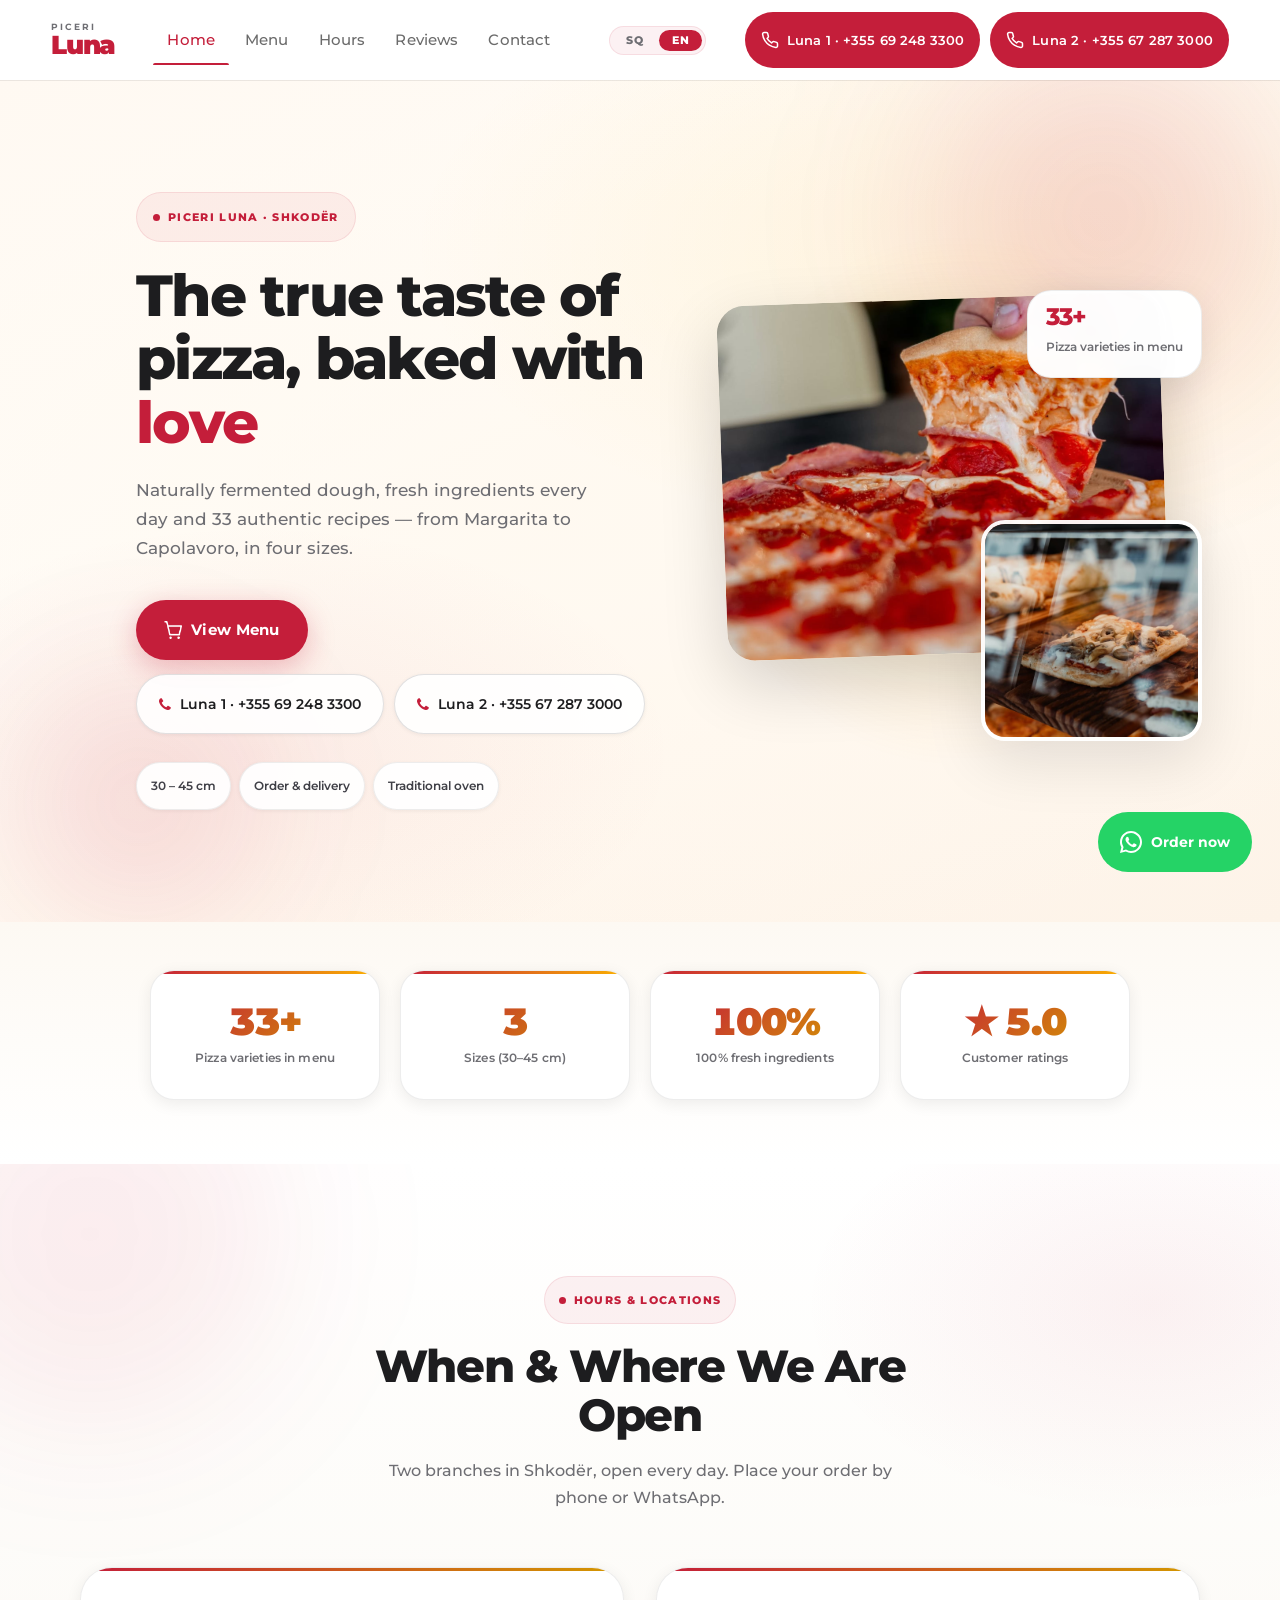
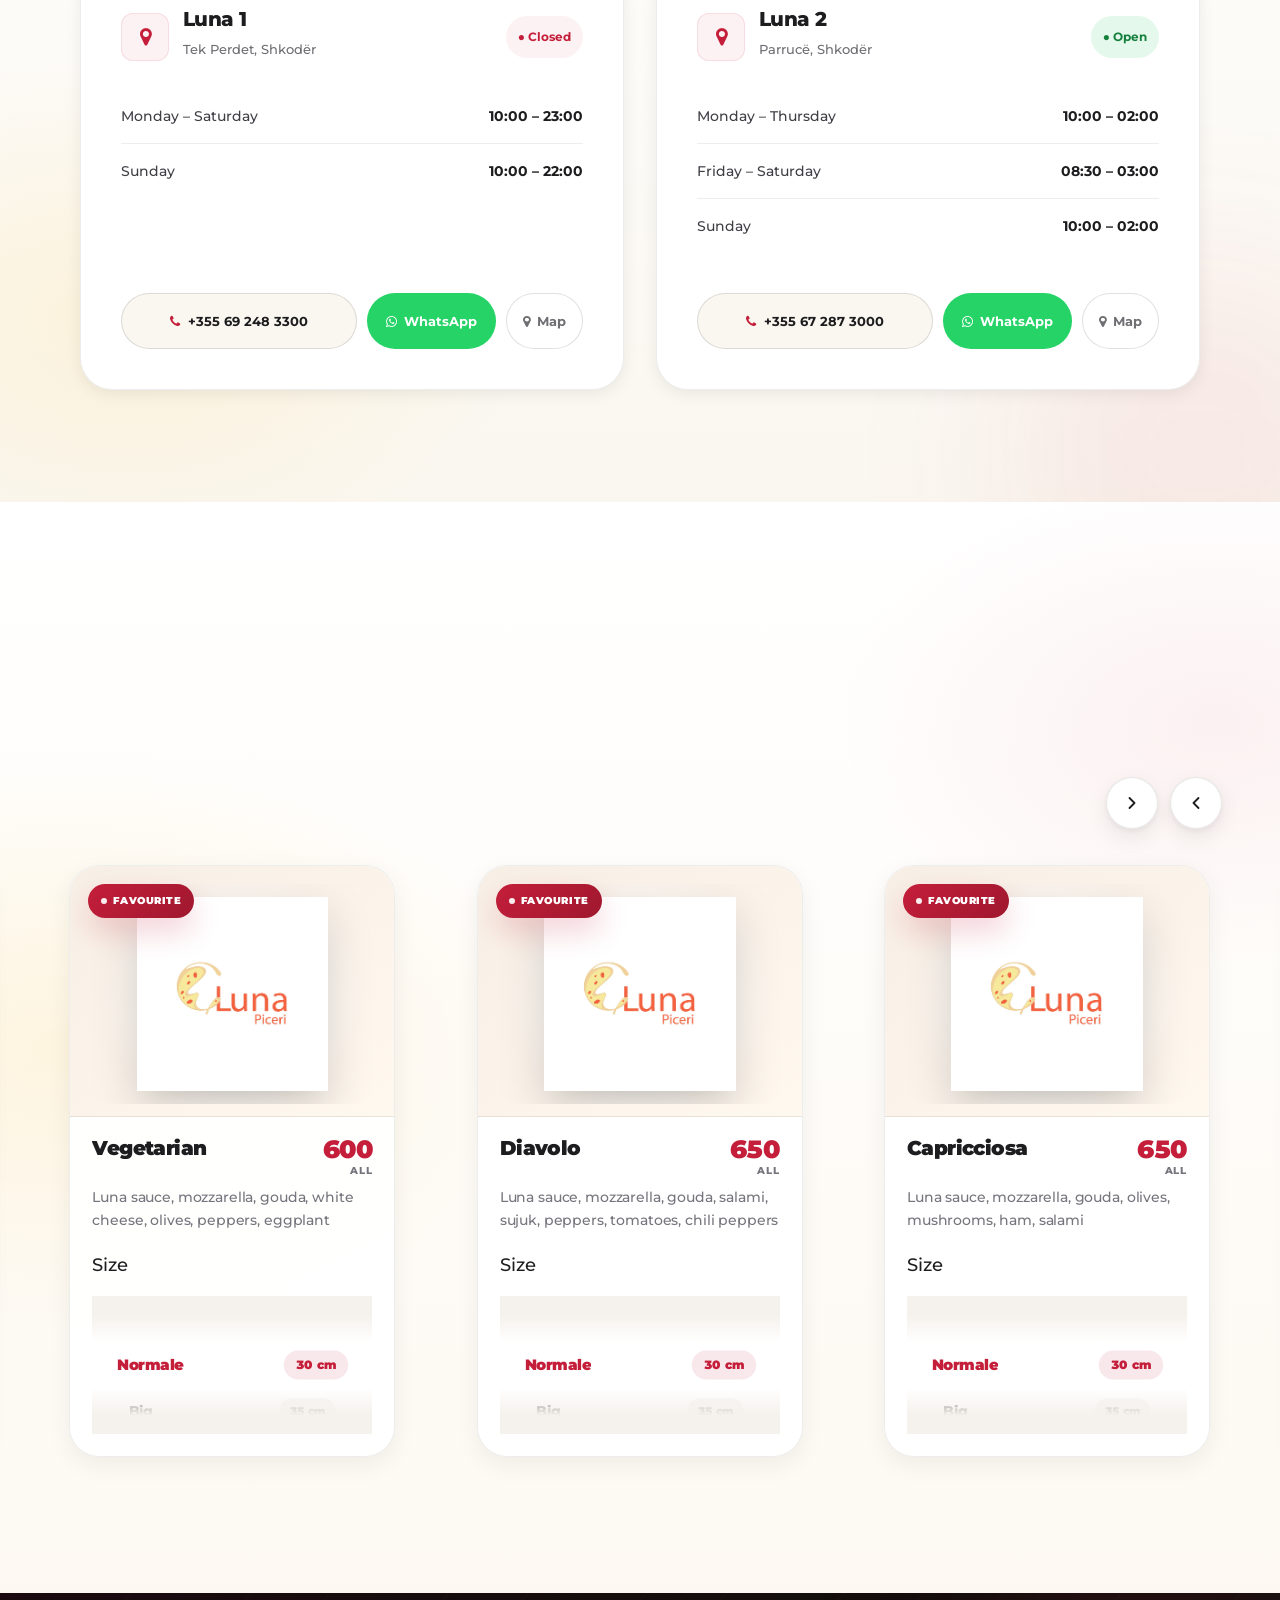
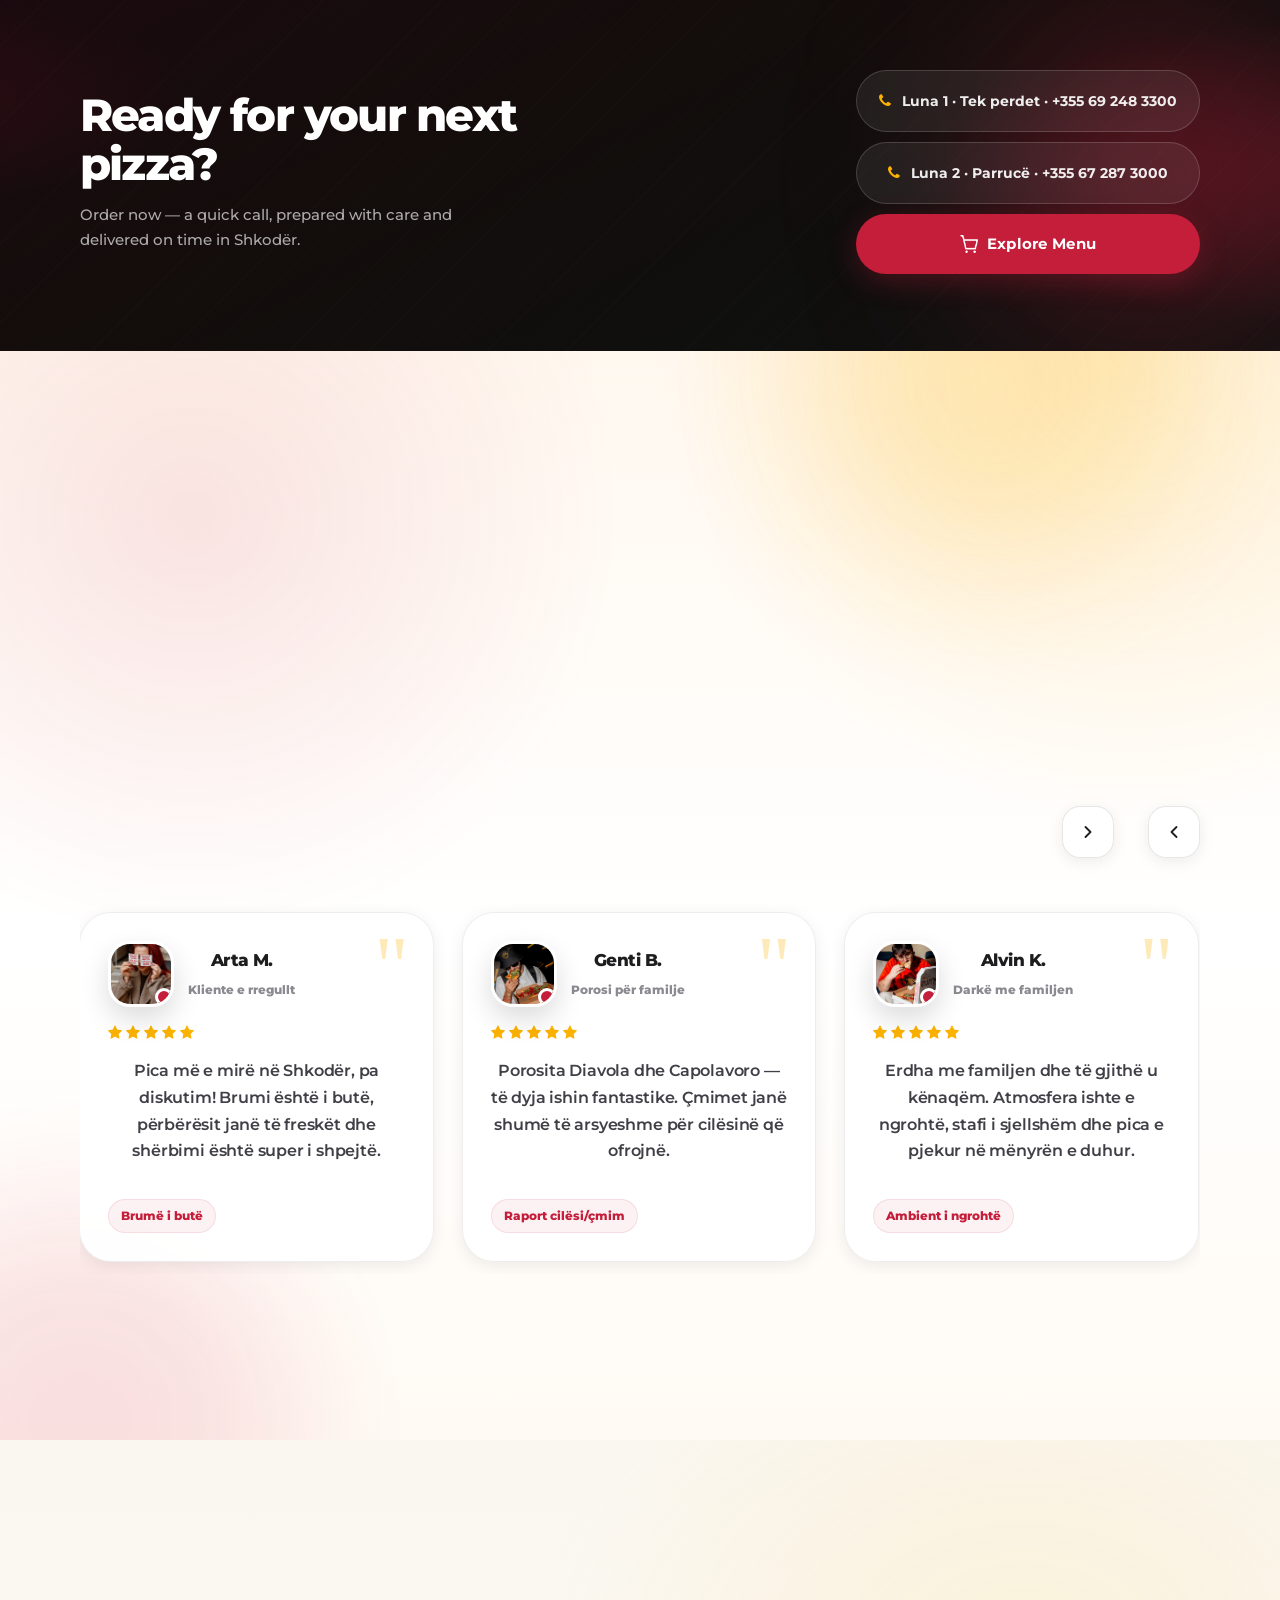
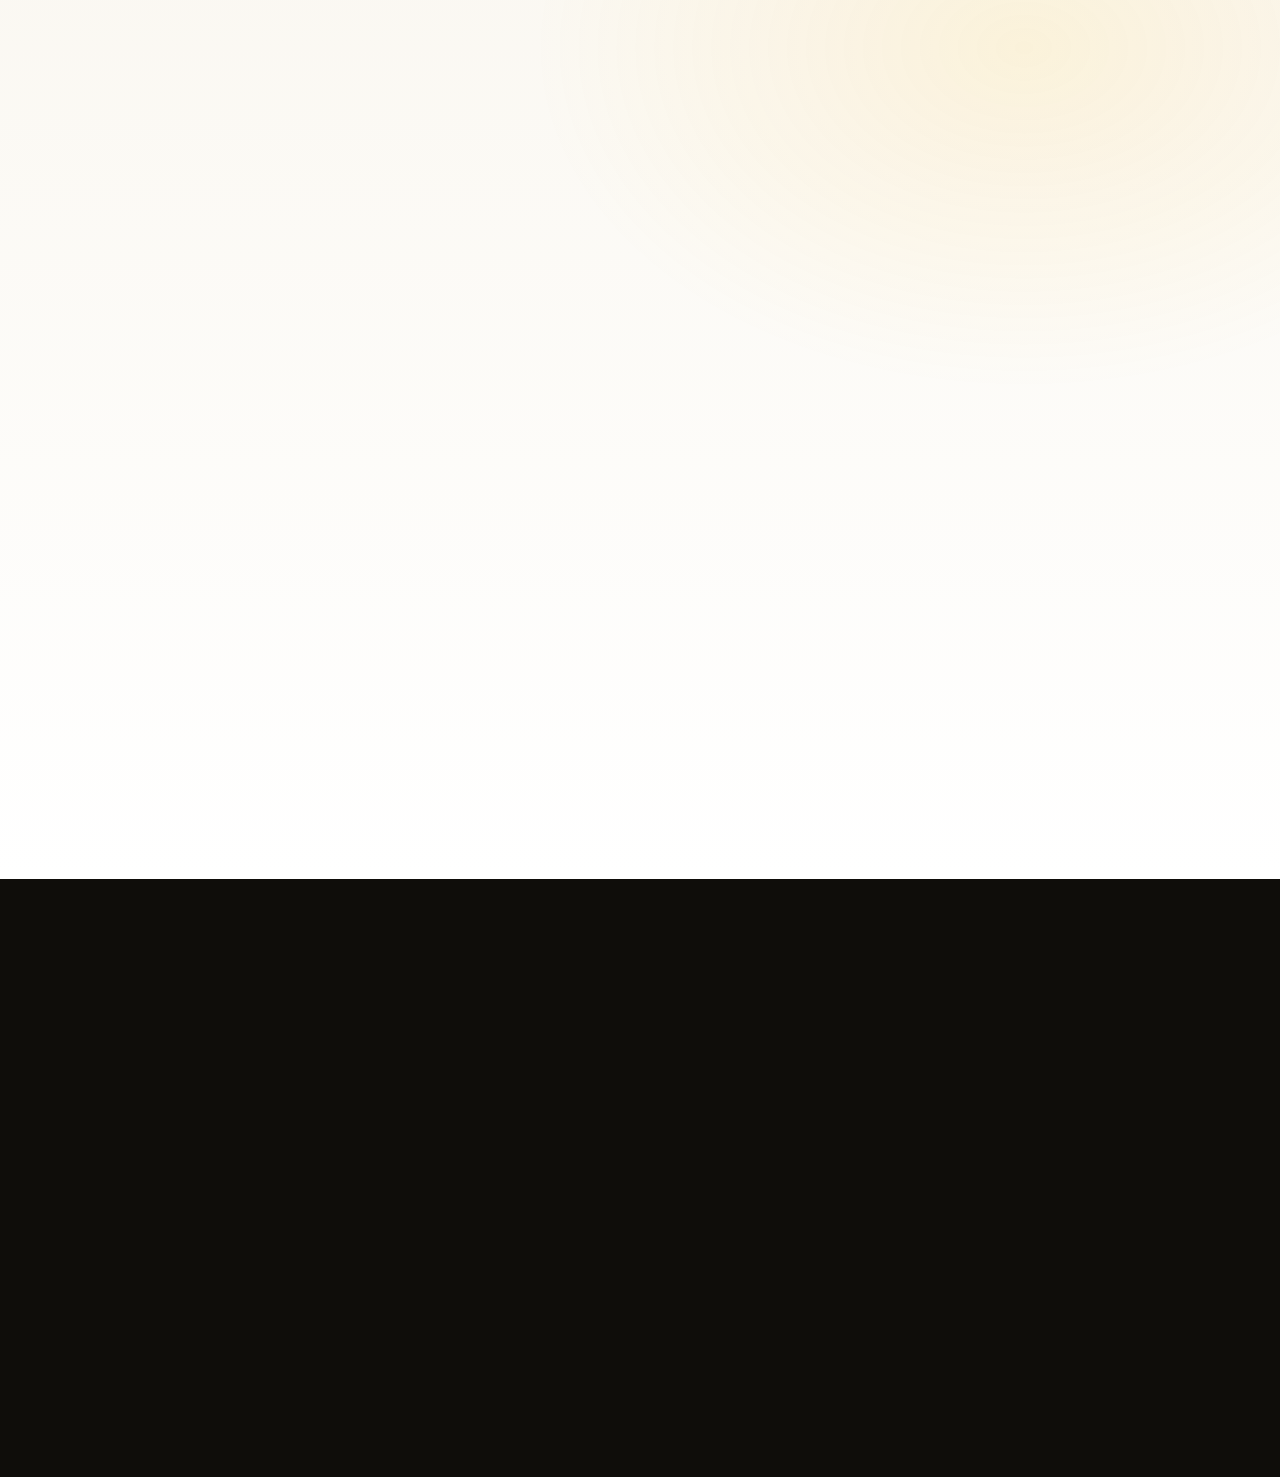
<file: index.html>
<!DOCTYPE html>
<html lang="sq">

<head>
	<meta charset="utf-8">
	<meta name="viewport" content="width=device-width, initial-scale=1">

	<title>Piceri Luna Shkodër | Pizza në Shkodër, Menu & Porosi</title>


	<meta name="description"
		content="Piceri Luna në Shkodër ofron pizza të freskëta në dy vendndodhje: Luna 1 Tek perdet dhe Luna 2 Parrucë. Menu me çmime të qarta dhe porosi me telefon.">

	<meta name="keywords"
		content="pizza ne shkoder, piceri shkoder, Piceri Luna, best pizza in Shkoder, cheap pizza Shkoder, pizza delivery Shkoder, menu pica Shkoder">

	<link rel="canonical" href="https://piceri-luna.vercel.app/">

	<!-- Open Graph / Facebook / WhatsApp -->
	<meta property="og:type" content="website">
	<meta property="og:title" content="Piceri Luna Shkodër | Pizza në Shkodër, Menu & Porosi">
	<meta property="og:description"
		content="Pizza të freskëta në Shkodër, menu me çmime të qarta dhe porosi me telefon. Zgjidh picën tënde në 30, 35 ose 45 cm.">
	<meta property="og:url" content="https://piceri-luna.vercel.app/">
	<meta property="og:site_name" content="Piceri Luna">
	<meta property="og:image"
		content="https://piceri-luna.vercel.app/Piceri%20Luna/SaveClip.App_615700220_18322506685217890_950610819050237562_n.jpg">

	<!-- Theme color for mobile browsers -->
	<meta name="theme-color" content="#c41e3a">

	<!-- Twitter / X -->
	<meta name="twitter:card" content="summary_large_image">
	<meta name="twitter:title" content="Piceri Luna Shkodër | Pizza në Shkodër, Menu & Porosi">
	<meta name="twitter:description"
		content="Pizza të freskëta në Shkodër, menu me çmime të qarta dhe porosi me telefon.">
	<meta name="twitter:image"
		content="https://piceri-luna.vercel.app/Piceri%20Luna/SaveClip.App_615700220_18322506685217890_950610819050237562_n.jpg">

	<!-- Local Business Schema -->
	<script type="application/ld+json">
	[
		{
			"@context": "https://schema.org",
			"@type": "Restaurant",
			"name": "Piceri Luna 1 - Tek perdet",
			"description": "Piceri Luna 1 në Shkodër ofron pizza të freskëta, menu me çmime të qarta dhe porosi me telefon.",
			"servesCuisine": ["Pizza", "Italian", "Fast Food"],
			"priceRange": "ALL 450-1750",
			"telephone": "+355692483300",
			"url": "https://piceri-luna.vercel.app/",
			"image": "https://piceri-luna.vercel.app/Piceri%20Luna/SaveClip.App_615700220_18322506685217890_950610819050237562_n.jpg",
			"address": {
				"@type": "PostalAddress",
				"streetAddress": "Tek perdet",
				"addressLocality": "Shkodër",
				"addressCountry": "AL"
			},
			"areaServed": {
				"@type": "City",
				"name": "Shkodër"
			},
			"openingHoursSpecification": [
				{
					"@type": "OpeningHoursSpecification",
					"dayOfWeek": ["Monday","Tuesday","Wednesday","Thursday","Friday","Saturday"],
					"opens": "10:00",
					"closes": "23:00"
				},
				{
					"@type": "OpeningHoursSpecification",
					"dayOfWeek": "Sunday",
					"opens": "10:00",
					"closes": "22:00"
				}
			],
			"sameAs": [
				"https://www.instagram.com/piceriluna/"
			]
		},
		{
			"@context": "https://schema.org",
			"@type": "Restaurant",
			"name": "Piceri Luna 2 - Parrucë",
			"description": "Piceri Luna 2 në Parrucë, Shkodër ofron pizza të freskëta, menu me çmime të qarta dhe porosi me telefon.",
			"servesCuisine": ["Pizza", "Italian", "Fast Food"],
			"priceRange": "ALL 450-1750",
			"telephone": "+355672873000",
			"url": "https://piceri-luna.vercel.app/",
			"image": "https://piceri-luna.vercel.app/Piceri%20Luna/SaveClip.App_615700220_18322506685217890_950610819050237562_n.jpg",
			"address": {
				"@type": "PostalAddress",
				"streetAddress": "Parrucë",
				"addressLocality": "Shkodër",
				"addressCountry": "AL"
			},
			"areaServed": {
				"@type": "City",
				"name": "Shkodër"
			},
			"openingHoursSpecification": [
				{
					"@type": "OpeningHoursSpecification",
					"dayOfWeek": ["Monday","Tuesday","Wednesday","Thursday"],
					"opens": "10:00",
					"closes": "02:00"
				},
				{
					"@type": "OpeningHoursSpecification",
					"dayOfWeek": ["Friday","Saturday"],
					"opens": "08:30",
					"closes": "03:00"
				},
				{
					"@type": "OpeningHoursSpecification",
					"dayOfWeek": "Sunday",
					"opens": "10:00",
					"closes": "02:00"
				}
			],
			"sameAs": [
				"https://www.instagram.com/piceriluna/"
			]
		}
	]
	</script>

	<!-- Montserrat — primary brand font used throughout the design system -->
	<link rel="preconnect" href="https://fonts.googleapis.com">
	<link rel="preconnect" href="https://fonts.gstatic.com" crossorigin>
	<link href="https://fonts.googleapis.com/css2?family=Montserrat:wght@400;500;600;700;800;900&display=swap" rel="stylesheet">

	<!-- CSS -->
	<link rel="stylesheet" type="text/css" href="css/font-awesome.min.css">
	<link rel="stylesheet" type="text/css" href="css/bootstrap.min.css">

	<!-- NEW NAVBAR CSS — must come right after bootstrap, before style.css -->
	<link rel="stylesheet" type="text/css" href="css/luna-navbar.css">

	<link rel="stylesheet" type="text/css" href="css/owl.carousel.css">
	<link rel="stylesheet" type="text/css" href="css/style.css">
	<link rel="stylesheet" type="text/css" href="css/luna-menu.css">
	<link rel="stylesheet" type="text/css" href="css/luna-home.css">
	<link rel="stylesheet" type="text/css" href="css/luna-global.css">
	<!-- Animation system — must come AFTER luna-global.css -->
	<link rel="stylesheet" type="text/css" href="css/luna-animations.css">

	<!-- Minimal inline overrides: kill old header elements only -->
	<style>
		.header-vacter,
		.header-inner,
		.header-logo,
		.main-menu,
		.menu-toggle,
		.sidemenu-header,
		.sidemenu-logo,
		.sidemenu-close,
		.icon-menu,
		.luna-nav {
			all: unset;
			display: none !important;
		}
	</style>
</head>

<body class="page-home">

	<!-- Scroll progress bar — driven by luna-animations.js -->
	<div id="luna-scroll-progress" aria-hidden="true"></div>

	<!-- Skip navigation — web.dev accessibility -->
	<a href="#main-content" class="luna-skip-link" data-i18n="skip-link">Kalo te përmbajtja kryesore</a>



	<!-- ============================================================
	     NEW HEADER — replaces the entire old <header>…</header>
	     ============================================================ -->
	<header class="ln-header" id="ln-header" role="banner">

		<!-- background layer: solid white → glass on scroll -->
		<div class="ln-header__bg" aria-hidden="true"></div>

		<div class="ln-header__inner">

			<!-- LOGO -->
			<a href="#luna-kryefaqja" class="ln-logo" aria-label="Piceri Luna – kryefaqja">
				<span class="ln-logo__wordmark">
					<span class="ln-logo__sub">Piceri</span>
					<span class="ln-logo__main">Luna</span>
				</span>
			</a>

			<!-- DESKTOP NAV -->
			<nav class="ln-nav" aria-label="Navigimi kryesor">
				<ul class="ln-nav__list" role="list">
					<li><a href="#luna-kryefaqja" class="ln-nav__link" data-ln-nav data-i18n="nav-home">Kryefaqja</a></li>
					<li><a href="#luna-menu" class="ln-nav__link" data-ln-nav data-i18n="nav-menu">Menu</a></li>
					<li><a href="#luna-oret" class="ln-nav__link" data-ln-nav data-i18n="nav-hours">Oraret</a></li>
					<li><a href="#luna-vlersimet" class="ln-nav__link" data-ln-nav data-i18n="nav-reviews">Vlerësimet</a></li>
					<li><a href="#luna-kontakt" class="ln-nav__link" data-ln-nav data-i18n="nav-contact">Kontakt</a></li>
				</ul>
				<!-- sliding underline indicator -->
				<div class="ln-nav__indicator" aria-hidden="true"></div>
			</nav>

			<!-- Language switcher — desktop (hidden on mobile via CSS) -->
			<div class="luna-lang-switcher" role="group" aria-label="Ndrysho gjuhën" data-i18n-aria="lang-toggle-aria">
				<button class="luna-lang-btn" data-lang="sq" aria-pressed="true">SQ</button>
				<button class="luna-lang-btn" data-lang="en" aria-pressed="false">EN</button>
			</div>

			<!-- CTA — desktop pill buttons -->
			<div class="ln-cta-group" aria-label="Telefonat e Piceri Luna">
				<a href="tel:+355692483300" class="ln-cta" aria-label="Telefono Luna 1 Tek perdet +355 69 248 3300">
					<svg class="ln-cta__icon" viewBox="0 0 24 24" fill="none" stroke="currentColor" stroke-width="2"
						stroke-linecap="round" stroke-linejoin="round" aria-hidden="true" width="18" height="18">
						<path d="M22 16.92v3a2 2 0 0 1-2.18 2 19.79 19.79 0 0 1-8.63-3.07
						         19.5 19.5 0 0 1-6-6 19.79 19.79 0 0 1-3.07-8.67A2 2 0 0 1
						         4.11 2h3a2 2 0 0 1 2 1.72c.127.96.361 1.903.7 2.81a2 2 0 0
						         1-.45 2.11L8.09 9.91a16 16 0 0 0 6 6l1.27-1.27a2 2 0 0 1
						         2.11-.45c.907.339 1.85.573 2.81.7A2 2 0 0 1 22 16.92z" />
					</svg>
					<span class="ln-cta__label">Luna 1 · +355 69 248 3300</span>
				</a>

				<a href="tel:+355672873000" class="ln-cta" aria-label="Telefono Luna 2 Parrucë +355 67 287 3000">
					<svg class="ln-cta__icon" viewBox="0 0 24 24" fill="none" stroke="currentColor" stroke-width="2"
						stroke-linecap="round" stroke-linejoin="round" aria-hidden="true" width="18" height="18">
						<path d="M22 16.92v3a2 2 0 0 1-2.18 2 19.79 19.79 0 0 1-8.63-3.07
						         19.5 19.5 0 0 1-6-6 19.79 19.79 0 0 1-3.07-8.67A2 2 0 0 1
						         4.11 2h3a2 2 0 0 1 2 1.72c.127.96.361 1.903.7 2.81a2 2 0 0
						         1-.45 2.11L8.09 9.91a16 16 0 0 0 6 6l1.27-1.27a2 2 0 0 1
						         2.11-.45c.907.339 1.85.573 2.81.7A2 2 0 0 1 22 16.92z" />
					</svg>
					<span class="ln-cta__label">Luna 2 · +355 67 287 3000</span>
				</a>
			</div>

			<!-- HAMBURGER (mobile only) -->
			<button class="ln-burger" id="ln-burger" aria-expanded="false" aria-controls="ln-mobile-menu"
				aria-label="Hap menunë">
				<span class="ln-burger__bar"></span>
				<span class="ln-burger__bar"></span>
				<span class="ln-burger__bar"></span>
			</button>

		</div><!-- /.ln-header__inner -->


		<!-- MOBILE MENU PANEL -->
		<div class="ln-mobile" id="ln-mobile-menu" role="dialog" aria-modal="true" aria-label="Menuja e navigimit"
			hidden>

			<!-- CLOSE BUTTON INSIDE MOBILE SIDEBAR -->
			<button class="ln-mobile__close" id="ln-mobile-close" type="button" aria-label="Mbyll menunë">
				<span></span>
				<span></span>
			</button>

			<nav aria-label="Navigimi mobil">
				<ul class="ln-mobile__list" role="list">
					<li><a href="#luna-kryefaqja" class="ln-mobile__link" data-ln-nav data-i18n="nav-home">Kryefaqja</a></li>
					<li><a href="#luna-menu" class="ln-mobile__link" data-ln-nav data-i18n="nav-menu">Menu</a></li>
					<li><a href="#luna-oret" class="ln-mobile__link" data-ln-nav data-i18n="nav-hours">Oraret</a></li>
					<li><a href="#luna-vlersimet" class="ln-mobile__link" data-ln-nav data-i18n="nav-reviews">Vlerësimet</a></li>
					<li><a href="#luna-kontakt" class="ln-mobile__link" data-ln-nav data-i18n="nav-contact">Kontakt</a></li>
				</ul>
			</nav>

			<!-- Language switcher (mobile sidebar) -->
			<div class="luna-lang-switcher luna-lang-switcher--mobile" role="group" aria-label="Ndrysho gjuhën" data-i18n-aria="lang-toggle-aria">
				<button class="luna-lang-btn" data-lang="sq" aria-pressed="true">SQ</button>
				<button class="luna-lang-btn" data-lang="en" aria-pressed="false">EN</button>
			</div>

			<div class="ln-mobile__cta-group">
				<a href="tel:+355692483300" class="ln-mobile__cta">
					<svg viewBox="0 0 24 24" fill="none" stroke="currentColor" stroke-width="2" stroke-linecap="round"
						stroke-linejoin="round" aria-hidden="true" width="18" height="18">
						<path d="M22 16.92v3a2 2 0 0 1-2.18 2 19.79 19.79 0 0 1-8.63-3.07
						         19.5 19.5 0 0 1-6-6 19.79 19.79 0 0 1-3.07-8.67A2 2 0 0 1
						         4.11 2h3a2 2 0 0 1 2 1.72c.127.96.361 1.903.7 2.81a2 2 0 0
						         1-.45 2.11L8.09 9.91a16 16 0 0 0 6 6l1.27-1.27a2 2 0 0 1
						         2.11-.45c.907.339 1.85.573 2.81.7A2 2 0 0 1 22 16.92z" />
					</svg>
					Luna 1 · Tek perdet · +355 69 248 3300
				</a>

				<a href="tel:+355672873000" class="ln-mobile__cta">
					<svg viewBox="0 0 24 24" fill="none" stroke="currentColor" stroke-width="2" stroke-linecap="round"
						stroke-linejoin="round" aria-hidden="true" width="18" height="18">
						<path d="M22 16.92v3a2 2 0 0 1-2.18 2 19.79 19.79 0 0 1-8.63-3.07
						         19.5 19.5 0 0 1-6-6 19.79 19.79 0 0 1-3.07-8.67A2 2 0 0 1
						         4.11 2h3a2 2 0 0 1 2 1.72c.127.96.361 1.903.7 2.81a2 2 0 0
						         1-.45 2.11L8.09 9.91a16 16 0 0 0 6 6l1.27-1.27a2 2 0 0 1
						         2.11-.45c.907.339 1.85.573 2.81.7A2 2 0 0 1 22 16.92z" />
					</svg>
					Luna 2 · Parrucë · +355 67 287 3000
				</a>
			</div>

			<!-- decorative radial blob -->
			<div class="ln-mobile__deco" aria-hidden="true"></div>

		</div><!-- /.ln-mobile -->

		<!-- mobile backdrop / scrim -->
		<div class="ln-backdrop" id="ln-backdrop" aria-hidden="true"></div>

	</header>
	<!-- End New Header -->


	<!-- Start Of Main Div -->
	<main class="main" id="main-content">

		<!-- Hero -->
		<section id="luna-kryefaqja" class="luna-hero luna-section left-padding overflow-h">
			<div class="luna-hero__orb luna-hero__orb--1" aria-hidden="true"></div>
			<div class="luna-hero__orb luna-hero__orb--2" aria-hidden="true"></div>
			<div class="container-big">
				<div class="row align-items-center g-4 g-xl-5">
					<div class="col-lg-6">
						<div class="luna-hero__content">
							<span class="luna-hero__eyebrow" data-i18n="hero-eyebrow">Piceri Luna · Shkodër</span>
							<h1 class="luna-hero__title" data-i18n-html="hero-title">Shija e vërtetë e picës, e pjekur me <span>dashuri</span></h1>
							<p class="luna-hero__desc" data-i18n="hero-desc">Brumë i fermentuar natyrshëm, përbërës të freskët çdo ditë dhe 33
								receta autentike — nga Margarita te Capolavoro, në katër madhësi.</p>
							<div class="luna-hero__actions">
								<a href="#luna-menu" class="btn-ct btn-large"><img src="images/cart-icon-white.png"
										alt=""> <span data-i18n="hero-cta">Shiko Menunë</span></a>
								<div class="luna-hero__phone-group">
									<a href="tel:+355692483300" class="luna-hero__btn-ghost">
										<i class="fa fa-phone" aria-hidden="true"></i> Luna 1 · +355 69 248 3300
									</a>
									<a href="tel:+355672873000" class="luna-hero__btn-ghost">
										<i class="fa fa-phone" aria-hidden="true"></i> Luna 2 · +355 67 287 3000
									</a>
								</div>
							</div>
							<div class="luna-hero__chips">
								<span class="luna-hero__chip" data-i18n="hero-chip-1">30 – 45 cm</span>
								<span class="luna-hero__chip" data-i18n="hero-chip-2">Porosi & dërgim</span>
								<span class="luna-hero__chip" data-i18n="hero-chip-3">Furrë tradicionale</span>
							</div>
						</div>
					</div>
					<div class="col-lg-6">
						<div class="luna-hero__visual">
							<div class="luna-hero__gallery">
								<div class="luna-hero__img-main">
									<img src="Piceri Luna/SaveClip.App_615700220_18322506685217890_950610819050237562_n.jpg"
										alt="Pica e freskët nga Piceri Luna, Shkodër" width="480" height="480"
										loading="eager">
								</div>
								<div class="luna-hero__img-secondary">
									<img src="Piceri Luna/SaveClip.App_685106631_18337195360217890_4773829630763388330_n.jpg"
										alt="Pica Luna — shije autentike" width="220" height="220" loading="lazy">
								</div>
								<div class="luna-hero__float-card">
									<strong>33+</strong>
									<span data-i18n="hero-float-label">Lloje pica në menu</span>
								</div>
							</div>
						</div>
					</div>
				</div>
			</div>
		</section>

		<!-- Trust stats -->
		<section class="luna-trust" aria-label="Statistika">
			<div class="luna-trust__grid">
				<div class="luna-trust__item luna-reveal">
					<span class="luna-trust__value" data-luna-count="33" data-luna-suffix="+">33+</span>
					<span class="luna-trust__label" data-i18n="trust-label-1">Lloje pica në menu</span>
				</div>
				<div class="luna-trust__item luna-reveal luna-reveal--delay-1">
					<span class="luna-trust__value" data-luna-count="3">3</span>
					<span class="luna-trust__label" data-i18n="trust-label-2">Madhësi (30–45 cm)</span>
				</div>
				<div class="luna-trust__item luna-reveal luna-reveal--delay-2">
					<span class="luna-trust__value" data-luna-count="100" data-luna-suffix="%">100%</span>
					<span class="luna-trust__label" data-i18n="trust-label-3">Përbërës të freskët</span>
				</div>
				<div class="luna-trust__item luna-reveal luna-reveal--delay-3">
					<span class="luna-trust__value">★ 5.0</span>
					<span class="luna-trust__label" data-i18n="trust-label-4">Vlerësime nga klientët</span>
				</div>
			</div>
		</section>


		<!-- Opening Hours & Locations -->
		<section id="luna-oret" class="luna-oret luna-section" aria-labelledby="luna-oret-title">
			<div class="luna-oret__bg" aria-hidden="true">
				<span class="luna-oret__orb luna-oret__orb--one"></span>
				<span class="luna-oret__orb luna-oret__orb--two"></span>
			</div>

			<div class="container">
				<div class="luna-oret__header wow fadeInUp">
					<div class="luna-section-head luna-section-head--center">
						<span class="luna-section-head__eyebrow" data-i18n="hours-eyebrow">Oraret &amp; Vendndodhjet</span>
						<h2 id="luna-oret-title" class="luna-section-head__title" data-i18n="hours-title">
							Kur &amp; Ku Jemi të Hapur
						</h2>
						<p class="luna-section-head__desc" data-i18n="hours-desc">
							Dy degë në Shkodër, hapur çdo ditë. Porosinë tuaj e pranojmë me telefon ose WhatsApp.
						</p>
					</div>
				</div>

				<div class="luna-oret__grid">

					<!-- Luna 1 -->
					<article class="luna-oret__card luna-reveal wow fadeInUp">
						<div class="luna-oret__card-head">
							<div class="luna-oret__pin" aria-hidden="true">
								<i class="fa fa-map-marker"></i>
							</div>
							<div class="luna-oret__card-title-group">
								<h3 class="luna-oret__card-title">Luna 1</h3>
								<p class="luna-oret__card-address">Tek Perdet, Shkodër</p>
							</div>
							<span class="luna-oret__badge" id="luna-badge-1" data-i18n-badge>● Hapur</span>
						</div>

						<table class="luna-oret__schedule" aria-label="Oraret e Luna 1" data-i18n-aria="hours-schedule-l1">
							<tbody>
								<tr class="luna-oret__row">
									<td class="luna-oret__day" data-i18n="hours-day-mon-sat">E Hënë – E Shtunë</td>
									<td class="luna-oret__time">10:00 – 23:00</td>
								</tr>
								<tr class="luna-oret__row">
									<td class="luna-oret__day" data-i18n="hours-day-sun">E Diel</td>
									<td class="luna-oret__time">10:00 – 22:00</td>
								</tr>
							</tbody>
						</table>

						<div class="luna-oret__actions">
							<a href="tel:+355692483300" class="luna-oret__phone"
								aria-label="Telefono Luna 1 Tek Perdet" data-i18n-aria="hours-call-l1">
								<i class="fa fa-phone" aria-hidden="true"></i>
								+355 69 248 3300
							</a>
							<a href="https://wa.me/355692483300?text=Pershendetje!%20Dua%20te%20bej%20nje%20porosi."
								target="_blank" rel="noopener" class="luna-oret__wa-btn"
								aria-label="Porosit në WhatsApp — Luna 1" data-i18n-aria="hours-wa-l1">
								<i class="fa fa-whatsapp" aria-hidden="true"></i>
								<span data-i18n="hours-wa">WhatsApp</span>
							</a>
							<a href="https://www.google.com/maps/search/?api=1&query=Piceri+Luna+Tek+Perdet+Shkoder"
								target="_blank" rel="noopener" class="luna-oret__map-btn"
								aria-label="Gjej Luna 1 në Google Maps" data-i18n-aria="hours-map-l1">
								<i class="fa fa-map-marker" aria-hidden="true"></i>
								<span data-i18n="hours-map">Harta</span>
							</a>
						</div>
					</article>

					<!-- Luna 2 -->
					<article class="luna-oret__card luna-reveal luna-reveal--delay-1 wow fadeInUp">
						<div class="luna-oret__card-head">
							<div class="luna-oret__pin" aria-hidden="true">
								<i class="fa fa-map-marker"></i>
							</div>
							<div class="luna-oret__card-title-group">
								<h3 class="luna-oret__card-title">Luna 2</h3>
								<p class="luna-oret__card-address">Parrucë, Shkodër</p>
							</div>
							<span class="luna-oret__badge" id="luna-badge-2" data-i18n-badge>● Hapur</span>
						</div>

						<table class="luna-oret__schedule" aria-label="Oraret e Luna 2" data-i18n-aria="hours-schedule-l2">
							<tbody>
								<tr class="luna-oret__row">
									<td class="luna-oret__day" data-i18n="hours-day-mon-thu">E Hënë – E Enjte</td>
									<td class="luna-oret__time">10:00 – 02:00</td>
								</tr>
								<tr class="luna-oret__row">
									<td class="luna-oret__day" data-i18n="hours-day-fri-sat">E Premte – E Shtunë</td>
									<td class="luna-oret__time">08:30 – 03:00</td>
								</tr>
								<tr class="luna-oret__row">
									<td class="luna-oret__day" data-i18n="hours-day-sun">E Diel</td>
									<td class="luna-oret__time">10:00 – 02:00</td>
								</tr>
							</tbody>
						</table>

						<div class="luna-oret__actions">
							<a href="tel:+355672873000" class="luna-oret__phone"
								aria-label="Telefono Luna 2 Parrucë" data-i18n-aria="hours-call-l2">
								<i class="fa fa-phone" aria-hidden="true"></i>
								+355 67 287 3000
							</a>
							<a href="https://wa.me/355672873000?text=Pershendetje!%20Dua%20te%20bej%20nje%20porosi."
								target="_blank" rel="noopener" class="luna-oret__wa-btn"
								aria-label="Porosit në WhatsApp — Luna 2" data-i18n-aria="hours-wa-l2">
								<i class="fa fa-whatsapp" aria-hidden="true"></i>
								<span data-i18n="hours-wa">WhatsApp</span>
							</a>
							<a href="https://www.google.com/maps/search/?api=1&query=Piceri+Luna+Parruce+Shkoder"
								target="_blank" rel="noopener" class="luna-oret__map-btn"
								aria-label="Gjej Luna 2 në Google Maps" data-i18n-aria="hours-map-l2">
								<i class="fa fa-map-marker" aria-hidden="true"></i>
								<span data-i18n="hours-map">Harta</span>
							</a>
						</div>
					</article>

				</div>
			</div>
		</section>


		<!-- Start Of Our Menu -->
		<section id="luna-menu" class="our-menu luna-menu-section luna-section position-r">
			<div class="our-menu-vacter wow fadeInRight" aria-hidden="true">
				<img src="images/tamato.png" alt="">
			</div>
			<div class="container">
				<div class="luna-section-head wow fadeInLeft">
					<span class="luna-section-head__eyebrow" data-i18n="menu-eyebrow">Menuja e Plotë</span>
					<h2 class="luna-section-head__title" data-i18n="menu-title">Zgjidh Picën & Madhësinë</h2>
					<p class="luna-section-head__desc" data-i18n="menu-desc">
						33 lloje pica — rrotullo për madhësinë (22–45 cm) dhe çmimi përditësohet automatikisht.
					</p>
				</div>
			</div>
			<div class="wow fadeInLeft">
				<div class="our-menu-content right-padding">
					<div id="luna-pizza-carousel" class="menu-slider owl-carousel" data-luna-dynamic="true">
						<!-- 33 pica — gjenerohen nga js/luna-menu.js -->
					</div>
				</div>
			</div>
		</section>
		<!-- End Of Our Menu -->



		<!-- CTA -->
		<section class="luna-cta">
			<div class="luna-cta__orb" aria-hidden="true"></div>
			<div class="container">
				<div class="luna-cta__inner luna-reveal wow fadeInUp">
					<div>
						<h2 class="luna-cta__title" data-i18n="cta-title">Gati për picën e radhës?</h2>
						<p class="luna-cta__text" data-i18n="cta-text">Porosit tani — telefonatë e shpejtë, përgatitje me kujdes dhe dërgim
							në kohë në Shkodër.</p>
					</div>
					<div class="luna-cta__actions">
						<div class="luna-cta__phone-group">
							<a href="tel:+355692483300" class="luna-cta__phone">
								<i class="fa fa-phone"></i> Luna 1 · Tek perdet · +355 69 248 3300
							</a>
							<a href="tel:+355672873000" class="luna-cta__phone">
								<i class="fa fa-phone"></i> Luna 2 · Parrucë · +355 67 287 3000
							</a>
						</div>
						<a href="#luna-menu" class="btn-ct btn-large"><img src="images/cart-icon-white.png" alt="">
							<span data-i18n="cta-btn">Eksploro Menunë</span></a>
					</div>
				</div>
			</div>
		</section>

		<!-- Start Of Feedback Part -->
		<section id="luna-vlersimet" class="feeddback-part luna-testimonials luna-section position-r overflow-h"
			aria-labelledby="luna-testimonials-title">
			<div class="luna-testimonials__bg" aria-hidden="true">
				<span class="luna-testimonials__orb luna-testimonials__orb--one"></span>
				<span class="luna-testimonials__orb luna-testimonials__orb--two"></span>
			</div>

			<div class="container">
				<div class="luna-testimonials__top">
					<div class="luna-section-head wow fadeInUp">
						<span class="luna-section-head__eyebrow" data-i18n="reviews-eyebrow">Çfarë mendojnë klientët për ne</span>
						<h2 id="luna-testimonials-title" class="luna-section-head__title" data-i18n="reviews-title">
							Vlerësime reale për shijen, shërbimin dhe eksperiencën Luna
						</h2>
						<p class="luna-section-head__desc" data-i18n="reviews-desc">
							Klientët tanë flasin vetë — lexoni çfarë thonë ata për shijen, shërbimin dhe cilësinë e
							Piceri Luna.
						</p>
					</div>

					<div class="luna-testimonials__score wow fadeInUp" aria-label="Vlerësimi mesatar i klientëve" data-i18n-aria="reviews-score-aria">
						<div class="luna-testimonials__score-number">5.0</div>
						<div class="luna-testimonials__score-content">
							<div class="luna-testimonials__stars" aria-label="5 yje" data-i18n-aria="reviews-stars-aria">
								<i class="fa fa-star" aria-hidden="true"></i>
								<i class="fa fa-star" aria-hidden="true"></i>
								<i class="fa fa-star" aria-hidden="true"></i>
								<i class="fa fa-star" aria-hidden="true"></i>
								<i class="fa fa-star" aria-hidden="true"></i>
							</div>
							<span data-i18n="reviews-score-sub">Klientë të kënaqur në Shkodër</span>
						</div>
					</div>
				</div>

				<div class="luna-testimonials__stats wow fadeInUp" aria-label="Pikat më të vlerësuara" data-i18n-aria="reviews-stats-aria">
					<div class="luna-testimonials__stat">
						<strong>33+</strong>
						<span data-i18n="reviews-stat-1">Lloje picash</span>
					</div>
					<div class="luna-testimonials__stat">
						<strong>3</strong>
						<span data-i18n="reviews-stat-2">Madhësi pice</span>
					</div>
					<div class="luna-testimonials__stat">
						<strong>100%</strong>
						<span data-i18n="reviews-stat-3">Përgatitje me kujdes</span>
					</div>
				</div>

				<div class="testimonials-slider owl-carousel luna-testimonials__slider wow fadeInUp">
					<article class="testimonial-box luna-testimonial-card">
						<div class="luna-testimonial-card__quote" aria-hidden="true">"</div>
						<div class="luna-testimonial-card__head">
							<div class="client-image luna-testimonial-card__avatar">
								<img src="Piceri Luna/SaveClip.App_674475553_18335659585217890_6017470251438360809_n.jpg"
									alt="Arta M.">
							</div>
							<div class="luna-testimonial-card__person">
								<div class="client-name">Arta M.</div>
								<span>Kliente e rregullt</span>
							</div>
						</div>
						<div class="testimonial-rating luna-testimonial-card__rating">
							<i class="fa fa-star" aria-hidden="true"></i><i class="fa fa-star" aria-hidden="true"></i><i
								class="fa fa-star" aria-hidden="true"></i><i class="fa fa-star"
								aria-hidden="true"></i><i class="fa fa-star" aria-hidden="true"></i>
						</div>
						<div class="client-desc luna-testimonial-card__text">
							<p>Pica më e mirë në Shkodër, pa diskutim! Brumi është i butë, përbërësit janë të freskët
								dhe shërbimi është super i shpejtë.</p>
						</div>
						<div class="luna-testimonial-card__tag">Brumë i butë</div>
					</article>

					<article class="testimonial-box luna-testimonial-card">
						<div class="luna-testimonial-card__quote" aria-hidden="true">"</div>
						<div class="luna-testimonial-card__head">
							<div class="client-image luna-testimonial-card__avatar">
								<img src="Piceri Luna/SaveClip.App_574261717_18313631869217890_5692913761550948887_n.jpg"
									alt="Genti B.">
							</div>
							<div class="luna-testimonial-card__person">
								<div class="client-name">Genti B.</div>
								<span>Porosi për familje</span>
							</div>
						</div>
						<div class="testimonial-rating luna-testimonial-card__rating">
							<i class="fa fa-star" aria-hidden="true"></i><i class="fa fa-star" aria-hidden="true"></i><i
								class="fa fa-star" aria-hidden="true"></i><i class="fa fa-star"
								aria-hidden="true"></i><i class="fa fa-star" aria-hidden="true"></i>
						</div>
						<div class="client-desc luna-testimonial-card__text">
							<p>Porosita Diavola dhe Capolavoro — të dyja ishin fantastike. Çmimet janë shumë të
								arsyeshme për cilësinë që ofrojnë.</p>
						</div>
						<div class="luna-testimonial-card__tag">Raport cilësi/çmim</div>
					</article>

					<article class="testimonial-box luna-testimonial-card">
						<div class="luna-testimonial-card__quote" aria-hidden="true">"</div>
						<div class="luna-testimonial-card__head">
							<div class="client-image luna-testimonial-card__avatar">
								<img src="Piceri Luna/SaveClip.App_573730865_18313318390217890_2582289324287224467_n.jpg"
									alt="Alvin K.">
							</div>
							<div class="luna-testimonial-card__person">
								<div class="client-name">Alvin K.</div>
								<span>Darkë me familjen</span>
							</div>
						</div>
						<div class="testimonial-rating luna-testimonial-card__rating">
							<i class="fa fa-star" aria-hidden="true"></i><i class="fa fa-star" aria-hidden="true"></i><i
								class="fa fa-star" aria-hidden="true"></i><i class="fa fa-star"
								aria-hidden="true"></i><i class="fa fa-star" aria-hidden="true"></i>
						</div>
						<div class="client-desc luna-testimonial-card__text">
							<p>Erdha me familjen dhe të gjithë u kënaqëm. Atmosfera ishte e ngrohtë, stafi i sjellshëm
								dhe pica e pjekur në mënyrën e duhur.</p>
						</div>
						<div class="luna-testimonial-card__tag">Ambient i ngrohtë</div>
					</article>

					<article class="testimonial-box luna-testimonial-card">
						<div class="luna-testimonial-card__quote" aria-hidden="true">"</div>
						<div class="luna-testimonial-card__head">
							<div class="client-image luna-testimonial-card__avatar">
								<img src="Piceri Luna/Bukuriavet.jpg" alt="Elton D.">
							</div>
							<div class="luna-testimonial-card__person">
								<div class="client-name">Elton D.</div>
								<span>Porosi me dërgesë</span>
							</div>
						</div>
						<div class="testimonial-rating luna-testimonial-card__rating">
							<i class="fa fa-star" aria-hidden="true"></i><i class="fa fa-star" aria-hidden="true"></i><i
								class="fa fa-star" aria-hidden="true"></i><i class="fa fa-star"
								aria-hidden="true"></i><i class="fa fa-star" aria-hidden="true"></i>
						</div>
						<div class="client-desc luna-testimonial-card__text">
							<p>Dërgimi ishte i shpejtë dhe pica mbërriti e ngrohtë. Tonata Luna është absolutisht e
								jashtëzakonshme — e porosis çdo javë!</p>
						</div>
						<div class="luna-testimonial-card__tag">Dërgim i shpejtë</div>
					</article>

					<article class="testimonial-box luna-testimonial-card">
						<div class="luna-testimonial-card__quote" aria-hidden="true">"</div>
						<div class="luna-testimonial-card__head">
							<div class="client-image luna-testimonial-card__avatar">
								<span class="luna-av" style="background:#7c3aed;color:#fff" aria-label="Michaela H.">M</span>
							</div>
							<div class="luna-testimonial-card__person">
								<div class="client-name">Michaela H.</div>
								<span>Kliente nga jashtë</span>
							</div>
						</div>
						<div class="testimonial-rating luna-testimonial-card__rating">
							<i class="fa fa-star" aria-hidden="true"></i><i class="fa fa-star" aria-hidden="true"></i><i
								class="fa fa-star" aria-hidden="true"></i><i class="fa fa-star"
								aria-hidden="true"></i><i class="fa fa-star" aria-hidden="true"></i>
						</div>
						<div class="client-desc luna-testimonial-card__text">
							<p>Kam provuar shumë piceri në Shqipëri, por Luna ka diçka të veçantë — shijen e shtëpisë
								dhe përbërës shumë të freskët.</p>
						</div>
						<div class="luna-testimonial-card__tag">Shije shtëpie</div>
					</article>

					<article class="testimonial-box luna-testimonial-card">
						<div class="luna-testimonial-card__quote" aria-hidden="true">"</div>
						<div class="luna-testimonial-card__head">
							<div class="client-image luna-testimonial-card__avatar">
								<span class="luna-av" style="background:#059669;color:#fff" aria-label="Anxhelo S.">A</span>
							</div>
							<div class="luna-testimonial-card__person">
								<div class="client-name">Anxhelo S.</div>
								<span>Klient në Shkodër</span>
							</div>
						</div>
						<div class="testimonial-rating luna-testimonial-card__rating">
							<i class="fa fa-star" aria-hidden="true"></i><i class="fa fa-star" aria-hidden="true"></i><i
								class="fa fa-star" aria-hidden="true"></i><i class="fa fa-star"
								aria-hidden="true"></i><i class="fa fa-star" aria-hidden="true"></i>
						</div>
						<div class="client-desc luna-testimonial-card__text">
							<p>Çdo herë që vij në Shkodër, Piceri Luna është ndalesa ime e parë. Pica me proshutë të
								tymosur është një kryevepër e vërtetë.</p>
						</div>
						<div class="luna-testimonial-card__tag">Specialitet shtëpie</div>
					</article>
				</div>
			</div>
		</section>
		<!-- End Of Feedback Part -->

		<!-- Instagram -->
		<section id="luna-instagram" class="luna-instagram luna-section">
			<div class="container">
				<div class="luna-section-head luna-section-head--center wow fadeInUp">
					<span class="luna-section-head__eyebrow" data-i18n="insta-eyebrow">Na Ndiqni</span>
					<h2 class="luna-section-head__title" data-i18n="insta-title">@piceriluna në Instagram</h2>
				</div>
				<div class="luna-instagram__grid">
					<a href="https://www.instagram.com/piceriluna/" target="_blank" rel="noopener"
						class="luna-instagram__item luna-reveal wow fadeInUp"
						aria-label="Shiko foton në Instagram @piceriluna" data-i18n-aria="insta-photo-aria">
						<img src="Piceri Luna/SaveClip.App_615700220_18322506685217890_950610819050237562_n.jpg"
							alt="Pica e freskët nga Piceri Luna" loading="lazy">
						<i class="fa fa-instagram" aria-hidden="true"></i>
					</a>
					<a href="https://www.instagram.com/piceriluna/" target="_blank" rel="noopener"
						class="luna-instagram__item luna-reveal wow fadeInUp"
						aria-label="Shiko foton në Instagram @piceriluna" data-i18n-aria="insta-photo-aria">
						<img src="Piceri Luna/SaveClip.App_685106631_18337195360217890_4773829630763388330_n.jpg"
							alt="Piceri Luna — pjekje tradicionale" loading="lazy">
						<i class="fa fa-instagram" aria-hidden="true"></i>
					</a>
					<a href="https://www.instagram.com/piceriluna/" target="_blank" rel="noopener"
						class="luna-instagram__item luna-reveal wow fadeInUp"
						aria-label="Shiko foton në Instagram @piceriluna" data-i18n-aria="insta-photo-aria">
						<img src="Piceri Luna/SaveClip.App_674475553_18335659585217890_6017470251438360809_n.jpg"
							alt="Piceri Luna — ambient i ngrohtë" loading="lazy">
						<i class="fa fa-instagram" aria-hidden="true"></i>
					</a>
					<a href="https://www.instagram.com/piceriluna/" target="_blank" rel="noopener"
						class="luna-instagram__item luna-reveal wow fadeInUp"
						aria-label="Shiko foton në Instagram @piceriluna" data-i18n-aria="insta-photo-aria">
						<img src="Piceri Luna/SaveClip.App_574261717_18313631869217890_5692913761550948887_n.jpg"
							alt="Piceri Luna — përbërës të freskët" loading="lazy">
						<i class="fa fa-instagram" aria-hidden="true"></i>
					</a>
					<a href="https://www.instagram.com/piceriluna/" target="_blank" rel="noopener"
						class="luna-instagram__item luna-reveal wow fadeInUp"
						aria-label="Shiko foton në Instagram @piceriluna" data-i18n-aria="insta-photo-aria">
						<img src="Piceri Luna/lala-azizli-J9UsvmPFOP0-unsplash.jpg" alt="Piceri Luna — shije italiane"
							loading="lazy">
						<i class="fa fa-instagram" aria-hidden="true"></i>
					</a>
					<a href="https://www.instagram.com/piceriluna/" target="_blank" rel="noopener"
						class="luna-instagram__item luna-reveal wow fadeInUp"
						aria-label="Shiko foton në Instagram @piceriluna" data-i18n-aria="insta-photo-aria">
						<img src="Piceri Luna/Bukuriavet.jpg" alt="Piceri Luna — çdo ditë pica e re" loading="lazy">
						<i class="fa fa-instagram" aria-hidden="true"></i>
					</a>
				</div>

				<!-- Instagram follow CTA -->
				<div class="luna-instagram__cta wow fadeInUp">
					<a href="https://www.instagram.com/piceriluna/" target="_blank" rel="noopener"
						class="luna-instagram__follow-btn"
						aria-label="Ndiq Piceri Luna në Instagram" data-i18n-aria="insta-follow-aria">
						<i class="fa fa-instagram" aria-hidden="true"></i>
						<span data-i18n="insta-follow">Ndiq @piceriluna në Instagram</span>
					</a>
				</div>

			</div>
		</section>

	</main>
	<!-- End Of Main Div -->


	<!-- Start Of Footer -->
	<footer id="luna-kontakt" class="luna-footer">

		<!-- Main content grid -->
		<div class="luna-footer__main">
			<div class="container">
				<div class="luna-footer__grid">

					<!-- Brand column -->
					<div class="luna-footer__brand wow fadeInUp">
						<a href="#luna-kryefaqja" class="luna-footer__logo-link"
							aria-label="Piceri Luna – kryefaqja" data-i18n-aria="footer-logo-aria">
							<span class="ln-logo__wordmark luna-footer__logo--text">
								<span class="ln-logo__sub">Piceri</span>
								<span class="ln-logo__main">Luna</span>
							</span>
						</a>
						<p class="luna-footer__tagline" data-i18n="footer-tagline">Shija e vërtetë e picës, e pjekur me dashuri në Shkodër.</p>
						<div class="luna-footer__socials">
							<a href="https://www.instagram.com/piceriluna/" target="_blank" rel="noopener"
								class="luna-footer__social-link" aria-label="Instagram @piceriluna">
								<i class="fa fa-instagram" aria-hidden="true"></i>
							</a>
						</div>
						<a href="https://www.instagram.com/piceriluna/" target="_blank" rel="noopener"
							class="luna-footer__insta-btn">
							<i class="fa fa-instagram" aria-hidden="true"></i>
							<span data-i18n="footer-insta-btn">Ndiq @piceriluna</span>
						</a>
					</div>

					<!-- Navigation links -->
					<div class="luna-footer__col wow fadeInUp">
						<h6 class="luna-footer__col-title" data-i18n="footer-col-links">Linqe</h6>
						<ul class="luna-footer__list">
							<li><a href="#luna-kryefaqja" data-i18n="footer-link-home">Kryefaqja</a></li>
							<li><a href="#luna-menu" data-i18n="footer-link-menu">Menuja</a></li>
							<li><a href="#luna-oret" data-i18n="footer-link-hours">Oraret</a></li>
							<li><a href="#luna-vlersimet" data-i18n="footer-link-reviews">Vlerësimet</a></li>
							<li><a href="#luna-kontakt" data-i18n="footer-link-contact">Kontakt</a></li>
						</ul>
					</div>

					<!-- Favorites -->
					<div class="luna-footer__col wow fadeInUp">
						<h6 class="luna-footer__col-title" data-i18n="footer-col-fav">Të Preferuarat</h6>
						<ul class="luna-footer__list">
							<li><a href="#luna-menu">Margarita</a></li>
							<li><a href="#luna-menu">Diavolo</a></li>
							<li><a href="#luna-menu">Capolavoro</a></li>
							<li><a href="#luna-menu">Tonata</a></li>
							<li><a href="#luna-menu">Kalzone</a></li>
						</ul>
					</div>

					<!-- Contact -->
					<div class="luna-footer__col wow fadeInUp">
						<h6 class="luna-footer__col-title" data-i18n="footer-col-contact">Kontakt</h6>
						<ul class="luna-footer__list">
							<li><span class="luna-footer__loc">Luna 1 · Tek perdet</span></li>
							<li><a href="tel:+355692483300">+355 69 248 3300</a></li>
							<li><span class="luna-footer__loc">Luna 2 · Parrucë</span></li>
							<li><a href="tel:+355672873000">+355 67 287 3000</a></li>
							<li><a href="mailto:xhaferinedit@yahoo.com">xhaferinedit@yahoo.com</a></li>
							<li style="margin-top:10px"><a href="#luna-oret" data-i18n="footer-link-hours2">Oraret</a></li>
							<li><a href="#luna-menu" data-i18n="footer-link-viewmenu">Shiko Menunë</a></li>
						</ul>
					</div>

				</div><!-- /.luna-footer__grid -->
			</div><!-- /.container -->
		</div><!-- /.luna-footer__main -->

		<!-- Copyright bar -->
		<div class="luna-footer__bottom">
			<div class="container">
				<p><span data-i18n="footer-copyright">&#169; 2026 Piceri Luna, Shkodër — Gojart Hoti. Të gjitha të drejtat e rezervuara.</span>
					&nbsp;|&nbsp; Luna 1: <a href="tel:+355692483300">+355 69 248 3300</a>
					&nbsp;|&nbsp; Luna 2: <a href="tel:+355672873000">+355 67 287 3000</a>
				</p>
			</div>
		</div>

	</footer>
	<!-- End Of Footer -->



	<!-- WhatsApp Floating Button — location picker -->
	<div class="luna-wa-fab" id="luna-wa-fab" role="group"
		aria-label="Porosit në WhatsApp" data-i18n-aria="wa-fab-aria">

		<!-- Trigger button -->
		<button class="luna-wa-fab__trigger" id="luna-wa-fab-trigger"
			aria-expanded="false" aria-controls="luna-wa-fab-menu"
			aria-label="Hap zgjedhjen e degës për WhatsApp" data-i18n-aria="wa-fab-trigger-aria">
			<svg class="luna-wa-fab__icon" viewBox="0 0 24 24" fill="currentColor" aria-hidden="true">
				<path d="M17.472 14.382c-.297-.149-1.758-.867-2.03-.967-.273-.099-.471-.148-.67.15-.197.297-.767.966-.94 1.164-.173.199-.347.223-.644.075-.297-.15-1.255-.463-2.39-1.475-.883-.788-1.48-1.761-1.653-2.059-.173-.297-.018-.458.13-.606.134-.133.298-.347.446-.52.149-.174.198-.298.298-.497.099-.198.05-.371-.025-.52-.075-.149-.669-1.612-.916-2.207-.242-.579-.487-.5-.669-.51a12.8 12.8 0 0 0-.57-.01c-.198 0-.52.074-.792.372-.272.297-1.04 1.016-1.04 2.479 0 1.462 1.065 2.875 1.213 3.074.149.198 2.096 3.2 5.077 4.487.709.306 1.262.489 1.694.625.712.227 1.36.195 1.871.118.571-.085 1.758-.719 2.006-1.413.248-.694.248-1.289.173-1.413-.074-.124-.272-.198-.57-.347z"/>
				<path d="M12 0C5.373 0 0 5.373 0 12c0 2.117.554 4.103 1.523 5.827L0 24l6.335-1.652A11.954 11.954 0 0 0 12 24c6.627 0 12-5.373 12-12S18.627 0 12 0zm0 21.818a9.818 9.818 0 0 1-5.007-1.37l-.36-.213-3.72.97 1.001-3.625-.234-.373A9.818 9.818 0 1 1 12 21.818z"/>
			</svg>
			<span class="luna-wa-fab__label" data-i18n="wa-fab-label">Porosit tani</span>
		</button>

		<!-- Location menu (hidden by default) -->
		<div class="luna-wa-fab__menu" id="luna-wa-fab-menu" hidden>
			<a href="https://wa.me/355692483300?text=Pershendetje!%20Dua%20te%20bej%20nje%20porosi%20nga%20Piceri%20Luna."
				class="luna-wa-fab__option" target="_blank" rel="noopener"
				aria-label="Porosit nga Luna 1 Tek Perdet në WhatsApp" data-i18n-aria="wa-opt1-aria">
				<span class="luna-wa-fab__option-name" data-i18n="wa-opt1-name">Luna 1</span>
				<span class="luna-wa-fab__option-loc" data-i18n="wa-opt1-loc">Tek Perdet</span>
			</a>
			<a href="https://wa.me/355672873000?text=Pershendetje!%20Dua%20te%20bej%20nje%20porosi%20nga%20Piceri%20Luna."
				class="luna-wa-fab__option" target="_blank" rel="noopener"
				aria-label="Porosit nga Luna 2 Parrucë në WhatsApp" data-i18n-aria="wa-opt2-aria">
				<span class="luna-wa-fab__option-name" data-i18n="wa-opt2-name">Luna 2</span>
				<span class="luna-wa-fab__option-loc" data-i18n="wa-opt2-loc">Parrucë</span>
			</a>
		</div>

	</div>

	<!-- Mobile sticky bottom bar — call shortcuts + menu link -->
	<nav class="luna-bottom-bar" aria-label="Veprime të shpejta">
		<div class="luna-bottom-bar__inner">
			<a href="tel:+355692483300" class="luna-bottom-bar__btn luna-bottom-bar__btn--call">
				<i class="fa fa-phone" aria-hidden="true"></i>
				<span data-i18n="mob-call-1">Luna 1</span>
			</a>
			<a href="tel:+355672873000" class="luna-bottom-bar__btn luna-bottom-bar__btn--call">
				<i class="fa fa-phone" aria-hidden="true"></i>
				<span data-i18n="mob-call-2">Luna 2</span>
			</a>
			<a href="#luna-menu" class="luna-bottom-bar__btn luna-bottom-bar__btn--menu">
				<i class="fa fa-list" aria-hidden="true"></i>
				<span data-i18n="mob-menu-btn">Menu</span>
			</a>
		</div>
	</nav>

	<!-- Open/closed badge — live check based on opening hours -->
	<script>
	(function () {
		var now  = new Date();
		var day  = now.getDay();                       /* 0=Sun … 6=Sat */
		var h    = now.getHours();
		var mins = h * 60 + now.getMinutes();

		/* ── Luna 1: E Hënë–E Shtunë 10:00–23:00 | E Diel 10:00–22:00 ── */
		var l1Open  = 10 * 60;
		var l1Close = (day === 0) ? 22 * 60 : 23 * 60;
		var l1 = (mins >= l1Open && mins < l1Close);

		/* ── Luna 2: E Hënë–E Enjte & E Diel 10:00–02:00
		              E Premte–E Shtunë 08:30–03:00          ── */
		var l2;
		if (h < 4) {
			/* Pas mesnate — kontrollo nëse është akoma hapur nga dita e djeshme */
			var yday   = (day + 6) % 7;               /* dita e djeshme */
			var cutoff = (yday === 5 || yday === 6) ? 3 * 60 : 2 * 60;
			l2 = mins < cutoff;
		} else {
			/* Orët normale: E Premte/E Shtunë hapet 08:30, të tjerat 10:00 */
			var l2Open = (day === 5 || day === 6) ? 8 * 60 + 30 : 10 * 60;
			l2 = mins >= l2Open;                       /* mbyllet pas mesnate */
		}

		function setBadge(id, isOpen) {
			var el = document.getElementById(id);
			if (!el) return;
			el.textContent = isOpen ? '● Hapur' : '● Mbyllur';
			if (!isOpen) el.classList.add('luna-oret__badge--closed');
		}

		setBadge('luna-badge-1', l1);
		setBadge('luna-badge-2', l2);
	}());
	</script>

	<script src="js/jquery-3.4.1.min.js"></script>
	<script src="js/bootstrap.min.js"></script>
	<script src="js/animation.js"></script>
	<script src="js/owl.carousel.min.js"></script>
	<script src="js/pizzon.js"></script>
	<script src="js/luna-menu-data.js"></script>
	<script src="js/luna-size-picker.js"></script>
	<script src="js/luna-menu.js"></script>
	<script src="js/luna-home.js"></script>
	<script src="js/luna-navbar.js"></script>
	<!-- i18n engine — loads after DOM is fully parsed -->
	<script src="js/luna-i18n.js"></script>
	<!-- Animation system — must load last -->
	<script src="js/luna-animations.js"></script>

	<script>
	/* WhatsApp FAB — toggle location picker */
	(function () {
		var trigger = document.getElementById('luna-wa-fab-trigger');
		var menu    = document.getElementById('luna-wa-fab-menu');
		if (!trigger || !menu) return;

		function open()  { menu.hidden = false; trigger.setAttribute('aria-expanded', 'true'); }
		function close() { menu.hidden = true;  trigger.setAttribute('aria-expanded', 'false'); }
		function toggle() { menu.hidden ? open() : close(); }

		trigger.addEventListener('click', function (e) { e.stopPropagation(); toggle(); });

		/* Close when clicking outside */
		document.addEventListener('click', function (e) {
			if (!document.getElementById('luna-wa-fab').contains(e.target)) close();
		});

		/* Close on Escape */
		document.addEventListener('keydown', function (e) {
			if (e.key === 'Escape') close();
		});
	}());
	</script>

</body>

</html>
</file>
<file: css/style.css>
/*------- Font Include -------*/
@import url("https://fonts.googleapis.com/css2?family=Montserrat:wght@100;200;300;400;500;600;700;800;900&display=swap");
/*------- General Color -------*/
/*------- Social Media Color -------*/
/*------- General Style -------*/
/*------- Css Include -------*/
.wowBack {
  background: #222;
  position: relative;
  overflow: hidden;
}

.wowWrap div {
  background: #27ae60;
  display: block;
  width: 100%;
  margin: 5% 0;
  text-align: center;
  padding-top: 20%;
  padding-bottom: 20%;
}

.wowWrap {
  width: 16.66%;
  float: left;
  padding: 0 .5%;
}

.wowWrap h4 {
  position: fixed;
  z-index: 200;
  width: 100%;
  padding: 1% 0% 1% 0%;
  margin: 0;
  color: white;
  font-size: 1.35vw;
  background: rgba(22, 22, 22, 0.3);
}

.wowWrap div:first-of-type {
  margin-top: 25%;
}

/*I've assigned class wHighlight to all the animate.css classes that add elements onto the page with delay.  */
.wHighlight {
  background: #28a !important;
}

.animated {
  -webkit-animation-duration: 1s;
          animation-duration: 1s;
  -webkit-animation-fill-mode: both;
          animation-fill-mode: both;
}

.animated.infinite {
  -webkit-animation-iteration-count: infinite;
          animation-iteration-count: infinite;
}

.animated.hinge {
  -webkit-animation-duration: 2s;
          animation-duration: 2s;
}

.animated.flipOutX,
.animated.flipOutY,
.animated.bounceIn,
.animated.bounceOut {
  -webkit-animation-duration: .75s;
          animation-duration: .75s;
}

@-webkit-keyframes bounce {
  from, 20%, 53%, 80%, to {
    -webkit-animation-timing-function: cubic-bezier(0.215, 0.61, 0.355, 1);
            animation-timing-function: cubic-bezier(0.215, 0.61, 0.355, 1);
    -webkit-transform: translate3d(0, 0, 0);
            transform: translate3d(0, 0, 0);
  }
  40%, 43% {
    -webkit-animation-timing-function: cubic-bezier(0.755, 0.05, 0.855, 0.06);
            animation-timing-function: cubic-bezier(0.755, 0.05, 0.855, 0.06);
    -webkit-transform: translate3d(0, -30px, 0);
            transform: translate3d(0, -30px, 0);
  }
  70% {
    -webkit-animation-timing-function: cubic-bezier(0.755, 0.05, 0.855, 0.06);
            animation-timing-function: cubic-bezier(0.755, 0.05, 0.855, 0.06);
    -webkit-transform: translate3d(0, -15px, 0);
            transform: translate3d(0, -15px, 0);
  }
  90% {
    -webkit-transform: translate3d(0, -4px, 0);
            transform: translate3d(0, -4px, 0);
  }
}

@keyframes bounce {
  from, 20%, 53%, 80%, to {
    -webkit-animation-timing-function: cubic-bezier(0.215, 0.61, 0.355, 1);
            animation-timing-function: cubic-bezier(0.215, 0.61, 0.355, 1);
    -webkit-transform: translate3d(0, 0, 0);
            transform: translate3d(0, 0, 0);
  }
  40%, 43% {
    -webkit-animation-timing-function: cubic-bezier(0.755, 0.05, 0.855, 0.06);
            animation-timing-function: cubic-bezier(0.755, 0.05, 0.855, 0.06);
    -webkit-transform: translate3d(0, -30px, 0);
            transform: translate3d(0, -30px, 0);
  }
  70% {
    -webkit-animation-timing-function: cubic-bezier(0.755, 0.05, 0.855, 0.06);
            animation-timing-function: cubic-bezier(0.755, 0.05, 0.855, 0.06);
    -webkit-transform: translate3d(0, -15px, 0);
            transform: translate3d(0, -15px, 0);
  }
  90% {
    -webkit-transform: translate3d(0, -4px, 0);
            transform: translate3d(0, -4px, 0);
  }
}

.bounce {
  -webkit-animation-name: bounce;
          animation-name: bounce;
  -webkit-transform-origin: center bottom;
          transform-origin: center bottom;
}

@-webkit-keyframes flash {
  from, 50%, to {
    opacity: 1;
  }
  25%, 75% {
    opacity: 0;
  }
}

@keyframes flash {
  from, 50%, to {
    opacity: 1;
  }
  25%, 75% {
    opacity: 0;
  }
}

.flash {
  -webkit-animation-name: flash;
          animation-name: flash;
}

/* originally authored by Nick Pettit - https://github.com/nickpettit/glide */
@-webkit-keyframes pulse {
  from {
    -webkit-transform: scale3d(1, 1, 1);
            transform: scale3d(1, 1, 1);
  }
  50% {
    -webkit-transform: scale3d(1.05, 1.05, 1.05);
            transform: scale3d(1.05, 1.05, 1.05);
  }
  to {
    -webkit-transform: scale3d(1, 1, 1);
            transform: scale3d(1, 1, 1);
  }
}
@keyframes pulse {
  from {
    -webkit-transform: scale3d(1, 1, 1);
            transform: scale3d(1, 1, 1);
  }
  50% {
    -webkit-transform: scale3d(1.05, 1.05, 1.05);
            transform: scale3d(1.05, 1.05, 1.05);
  }
  to {
    -webkit-transform: scale3d(1, 1, 1);
            transform: scale3d(1, 1, 1);
  }
}

.pulse {
  -webkit-animation-name: pulse;
          animation-name: pulse;
}

@-webkit-keyframes rubberBand {
  from {
    -webkit-transform: scale3d(1, 1, 1);
            transform: scale3d(1, 1, 1);
  }
  30% {
    -webkit-transform: scale3d(1.25, 0.75, 1);
            transform: scale3d(1.25, 0.75, 1);
  }
  40% {
    -webkit-transform: scale3d(0.75, 1.25, 1);
            transform: scale3d(0.75, 1.25, 1);
  }
  50% {
    -webkit-transform: scale3d(1.15, 0.85, 1);
            transform: scale3d(1.15, 0.85, 1);
  }
  65% {
    -webkit-transform: scale3d(0.95, 1.05, 1);
            transform: scale3d(0.95, 1.05, 1);
  }
  75% {
    -webkit-transform: scale3d(1.05, 0.95, 1);
            transform: scale3d(1.05, 0.95, 1);
  }
  to {
    -webkit-transform: scale3d(1, 1, 1);
            transform: scale3d(1, 1, 1);
  }
}

@keyframes rubberBand {
  from {
    -webkit-transform: scale3d(1, 1, 1);
            transform: scale3d(1, 1, 1);
  }
  30% {
    -webkit-transform: scale3d(1.25, 0.75, 1);
            transform: scale3d(1.25, 0.75, 1);
  }
  40% {
    -webkit-transform: scale3d(0.75, 1.25, 1);
            transform: scale3d(0.75, 1.25, 1);
  }
  50% {
    -webkit-transform: scale3d(1.15, 0.85, 1);
            transform: scale3d(1.15, 0.85, 1);
  }
  65% {
    -webkit-transform: scale3d(0.95, 1.05, 1);
            transform: scale3d(0.95, 1.05, 1);
  }
  75% {
    -webkit-transform: scale3d(1.05, 0.95, 1);
            transform: scale3d(1.05, 0.95, 1);
  }
  to {
    -webkit-transform: scale3d(1, 1, 1);
            transform: scale3d(1, 1, 1);
  }
}

.rubberBand {
  -webkit-animation-name: rubberBand;
          animation-name: rubberBand;
}

@-webkit-keyframes shake {
  from, to {
    -webkit-transform: translate3d(0, 0, 0);
            transform: translate3d(0, 0, 0);
  }
  10%, 30%, 50%, 70%, 90% {
    -webkit-transform: translate3d(-10px, 0, 0);
            transform: translate3d(-10px, 0, 0);
  }
  20%, 40%, 60%, 80% {
    -webkit-transform: translate3d(10px, 0, 0);
            transform: translate3d(10px, 0, 0);
  }
}

@keyframes shake {
  from, to {
    -webkit-transform: translate3d(0, 0, 0);
            transform: translate3d(0, 0, 0);
  }
  10%, 30%, 50%, 70%, 90% {
    -webkit-transform: translate3d(-10px, 0, 0);
            transform: translate3d(-10px, 0, 0);
  }
  20%, 40%, 60%, 80% {
    -webkit-transform: translate3d(10px, 0, 0);
            transform: translate3d(10px, 0, 0);
  }
}

.shake {
  -webkit-animation-name: shake;
          animation-name: shake;
}

@-webkit-keyframes headShake {
  0% {
    -webkit-transform: translateX(0);
            transform: translateX(0);
  }
  6.5% {
    -webkit-transform: translateX(-6px) rotateY(-9deg);
            transform: translateX(-6px) rotateY(-9deg);
  }
  18.5% {
    -webkit-transform: translateX(5px) rotateY(7deg);
            transform: translateX(5px) rotateY(7deg);
  }
  31.5% {
    -webkit-transform: translateX(-3px) rotateY(-5deg);
            transform: translateX(-3px) rotateY(-5deg);
  }
  43.5% {
    -webkit-transform: translateX(2px) rotateY(3deg);
            transform: translateX(2px) rotateY(3deg);
  }
  50% {
    -webkit-transform: translateX(0);
            transform: translateX(0);
  }
}

@keyframes headShake {
  0% {
    -webkit-transform: translateX(0);
            transform: translateX(0);
  }
  6.5% {
    -webkit-transform: translateX(-6px) rotateY(-9deg);
            transform: translateX(-6px) rotateY(-9deg);
  }
  18.5% {
    -webkit-transform: translateX(5px) rotateY(7deg);
            transform: translateX(5px) rotateY(7deg);
  }
  31.5% {
    -webkit-transform: translateX(-3px) rotateY(-5deg);
            transform: translateX(-3px) rotateY(-5deg);
  }
  43.5% {
    -webkit-transform: translateX(2px) rotateY(3deg);
            transform: translateX(2px) rotateY(3deg);
  }
  50% {
    -webkit-transform: translateX(0);
            transform: translateX(0);
  }
}

.headShake {
  -webkit-animation-timing-function: ease-in-out;
          animation-timing-function: ease-in-out;
  -webkit-animation-name: headShake;
          animation-name: headShake;
}

@-webkit-keyframes swing {
  20% {
    -webkit-transform: rotate3d(0, 0, 1, 15deg);
            transform: rotate3d(0, 0, 1, 15deg);
  }
  40% {
    -webkit-transform: rotate3d(0, 0, 1, -10deg);
            transform: rotate3d(0, 0, 1, -10deg);
  }
  60% {
    -webkit-transform: rotate3d(0, 0, 1, 5deg);
            transform: rotate3d(0, 0, 1, 5deg);
  }
  80% {
    -webkit-transform: rotate3d(0, 0, 1, -5deg);
            transform: rotate3d(0, 0, 1, -5deg);
  }
  to {
    -webkit-transform: rotate3d(0, 0, 1, 0deg);
            transform: rotate3d(0, 0, 1, 0deg);
  }
}

@keyframes swing {
  20% {
    -webkit-transform: rotate3d(0, 0, 1, 15deg);
            transform: rotate3d(0, 0, 1, 15deg);
  }
  40% {
    -webkit-transform: rotate3d(0, 0, 1, -10deg);
            transform: rotate3d(0, 0, 1, -10deg);
  }
  60% {
    -webkit-transform: rotate3d(0, 0, 1, 5deg);
            transform: rotate3d(0, 0, 1, 5deg);
  }
  80% {
    -webkit-transform: rotate3d(0, 0, 1, -5deg);
            transform: rotate3d(0, 0, 1, -5deg);
  }
  to {
    -webkit-transform: rotate3d(0, 0, 1, 0deg);
            transform: rotate3d(0, 0, 1, 0deg);
  }
}

.swing {
  -webkit-transform-origin: top center;
          transform-origin: top center;
  -webkit-animation-name: swing;
          animation-name: swing;
}

@-webkit-keyframes tada {
  from {
    -webkit-transform: scale3d(1, 1, 1);
            transform: scale3d(1, 1, 1);
  }
  10%, 20% {
    -webkit-transform: scale3d(0.9, 0.9, 0.9) rotate3d(0, 0, 1, -3deg);
            transform: scale3d(0.9, 0.9, 0.9) rotate3d(0, 0, 1, -3deg);
  }
  30%, 50%, 70%, 90% {
    -webkit-transform: scale3d(1.1, 1.1, 1.1) rotate3d(0, 0, 1, 3deg);
            transform: scale3d(1.1, 1.1, 1.1) rotate3d(0, 0, 1, 3deg);
  }
  40%, 60%, 80% {
    -webkit-transform: scale3d(1.1, 1.1, 1.1) rotate3d(0, 0, 1, -3deg);
            transform: scale3d(1.1, 1.1, 1.1) rotate3d(0, 0, 1, -3deg);
  }
  to {
    -webkit-transform: scale3d(1, 1, 1);
            transform: scale3d(1, 1, 1);
  }
}

@keyframes tada {
  from {
    -webkit-transform: scale3d(1, 1, 1);
            transform: scale3d(1, 1, 1);
  }
  10%, 20% {
    -webkit-transform: scale3d(0.9, 0.9, 0.9) rotate3d(0, 0, 1, -3deg);
            transform: scale3d(0.9, 0.9, 0.9) rotate3d(0, 0, 1, -3deg);
  }
  30%, 50%, 70%, 90% {
    -webkit-transform: scale3d(1.1, 1.1, 1.1) rotate3d(0, 0, 1, 3deg);
            transform: scale3d(1.1, 1.1, 1.1) rotate3d(0, 0, 1, 3deg);
  }
  40%, 60%, 80% {
    -webkit-transform: scale3d(1.1, 1.1, 1.1) rotate3d(0, 0, 1, -3deg);
            transform: scale3d(1.1, 1.1, 1.1) rotate3d(0, 0, 1, -3deg);
  }
  to {
    -webkit-transform: scale3d(1, 1, 1);
            transform: scale3d(1, 1, 1);
  }
}

.tada {
  -webkit-animation-name: tada;
          animation-name: tada;
}

/* originally authored by Nick Pettit - https://github.com/nickpettit/glide */
@-webkit-keyframes wobble {
  from {
    -webkit-transform: none;
            transform: none;
  }
  15% {
    -webkit-transform: translate3d(-25%, 0, 0) rotate3d(0, 0, 1, -5deg);
            transform: translate3d(-25%, 0, 0) rotate3d(0, 0, 1, -5deg);
  }
  30% {
    -webkit-transform: translate3d(20%, 0, 0) rotate3d(0, 0, 1, 3deg);
            transform: translate3d(20%, 0, 0) rotate3d(0, 0, 1, 3deg);
  }
  45% {
    -webkit-transform: translate3d(-15%, 0, 0) rotate3d(0, 0, 1, -3deg);
            transform: translate3d(-15%, 0, 0) rotate3d(0, 0, 1, -3deg);
  }
  60% {
    -webkit-transform: translate3d(10%, 0, 0) rotate3d(0, 0, 1, 2deg);
            transform: translate3d(10%, 0, 0) rotate3d(0, 0, 1, 2deg);
  }
  75% {
    -webkit-transform: translate3d(-5%, 0, 0) rotate3d(0, 0, 1, -1deg);
            transform: translate3d(-5%, 0, 0) rotate3d(0, 0, 1, -1deg);
  }
  to {
    -webkit-transform: none;
            transform: none;
  }
}
@keyframes wobble {
  from {
    -webkit-transform: none;
            transform: none;
  }
  15% {
    -webkit-transform: translate3d(-25%, 0, 0) rotate3d(0, 0, 1, -5deg);
            transform: translate3d(-25%, 0, 0) rotate3d(0, 0, 1, -5deg);
  }
  30% {
    -webkit-transform: translate3d(20%, 0, 0) rotate3d(0, 0, 1, 3deg);
            transform: translate3d(20%, 0, 0) rotate3d(0, 0, 1, 3deg);
  }
  45% {
    -webkit-transform: translate3d(-15%, 0, 0) rotate3d(0, 0, 1, -3deg);
            transform: translate3d(-15%, 0, 0) rotate3d(0, 0, 1, -3deg);
  }
  60% {
    -webkit-transform: translate3d(10%, 0, 0) rotate3d(0, 0, 1, 2deg);
            transform: translate3d(10%, 0, 0) rotate3d(0, 0, 1, 2deg);
  }
  75% {
    -webkit-transform: translate3d(-5%, 0, 0) rotate3d(0, 0, 1, -1deg);
            transform: translate3d(-5%, 0, 0) rotate3d(0, 0, 1, -1deg);
  }
  to {
    -webkit-transform: none;
            transform: none;
  }
}

.wobble {
  -webkit-animation-name: wobble;
          animation-name: wobble;
}

@-webkit-keyframes jello {
  from, 11.1%, to {
    -webkit-transform: none;
            transform: none;
  }
  22.2% {
    -webkit-transform: skewX(-12.5deg) skewY(-12.5deg);
            transform: skewX(-12.5deg) skewY(-12.5deg);
  }
  33.3% {
    -webkit-transform: skewX(6.25deg) skewY(6.25deg);
            transform: skewX(6.25deg) skewY(6.25deg);
  }
  44.4% {
    -webkit-transform: skewX(-3.125deg) skewY(-3.125deg);
            transform: skewX(-3.125deg) skewY(-3.125deg);
  }
  55.5% {
    -webkit-transform: skewX(1.5625deg) skewY(1.5625deg);
            transform: skewX(1.5625deg) skewY(1.5625deg);
  }
  66.6% {
    -webkit-transform: skewX(-0.78125deg) skewY(-0.78125deg);
            transform: skewX(-0.78125deg) skewY(-0.78125deg);
  }
  77.7% {
    -webkit-transform: skewX(0.39062deg) skewY(0.39062deg);
            transform: skewX(0.39062deg) skewY(0.39062deg);
  }
  88.8% {
    -webkit-transform: skewX(-0.19531deg) skewY(-0.19531deg);
            transform: skewX(-0.19531deg) skewY(-0.19531deg);
  }
}

@keyframes jello {
  from, 11.1%, to {
    -webkit-transform: none;
            transform: none;
  }
  22.2% {
    -webkit-transform: skewX(-12.5deg) skewY(-12.5deg);
            transform: skewX(-12.5deg) skewY(-12.5deg);
  }
  33.3% {
    -webkit-transform: skewX(6.25deg) skewY(6.25deg);
            transform: skewX(6.25deg) skewY(6.25deg);
  }
  44.4% {
    -webkit-transform: skewX(-3.125deg) skewY(-3.125deg);
            transform: skewX(-3.125deg) skewY(-3.125deg);
  }
  55.5% {
    -webkit-transform: skewX(1.5625deg) skewY(1.5625deg);
            transform: skewX(1.5625deg) skewY(1.5625deg);
  }
  66.6% {
    -webkit-transform: skewX(-0.78125deg) skewY(-0.78125deg);
            transform: skewX(-0.78125deg) skewY(-0.78125deg);
  }
  77.7% {
    -webkit-transform: skewX(0.39062deg) skewY(0.39062deg);
            transform: skewX(0.39062deg) skewY(0.39062deg);
  }
  88.8% {
    -webkit-transform: skewX(-0.19531deg) skewY(-0.19531deg);
            transform: skewX(-0.19531deg) skewY(-0.19531deg);
  }
}

.jello {
  -webkit-animation-name: jello;
          animation-name: jello;
  -webkit-transform-origin: center;
          transform-origin: center;
}

@-webkit-keyframes bounceIn {
  from, 20%, 40%, 60%, 80%, to {
    -webkit-animation-timing-function: cubic-bezier(0.215, 0.61, 0.355, 1);
            animation-timing-function: cubic-bezier(0.215, 0.61, 0.355, 1);
  }
  0% {
    opacity: 0;
    -webkit-transform: scale3d(0.3, 0.3, 0.3);
            transform: scale3d(0.3, 0.3, 0.3);
  }
  20% {
    -webkit-transform: scale3d(1.1, 1.1, 1.1);
            transform: scale3d(1.1, 1.1, 1.1);
  }
  40% {
    -webkit-transform: scale3d(0.9, 0.9, 0.9);
            transform: scale3d(0.9, 0.9, 0.9);
  }
  60% {
    opacity: 1;
    -webkit-transform: scale3d(1.03, 1.03, 1.03);
            transform: scale3d(1.03, 1.03, 1.03);
  }
  80% {
    -webkit-transform: scale3d(0.97, 0.97, 0.97);
            transform: scale3d(0.97, 0.97, 0.97);
  }
  to {
    opacity: 1;
    -webkit-transform: scale3d(1, 1, 1);
            transform: scale3d(1, 1, 1);
  }
}

@keyframes bounceIn {
  from, 20%, 40%, 60%, 80%, to {
    -webkit-animation-timing-function: cubic-bezier(0.215, 0.61, 0.355, 1);
            animation-timing-function: cubic-bezier(0.215, 0.61, 0.355, 1);
  }
  0% {
    opacity: 0;
    -webkit-transform: scale3d(0.3, 0.3, 0.3);
            transform: scale3d(0.3, 0.3, 0.3);
  }
  20% {
    -webkit-transform: scale3d(1.1, 1.1, 1.1);
            transform: scale3d(1.1, 1.1, 1.1);
  }
  40% {
    -webkit-transform: scale3d(0.9, 0.9, 0.9);
            transform: scale3d(0.9, 0.9, 0.9);
  }
  60% {
    opacity: 1;
    -webkit-transform: scale3d(1.03, 1.03, 1.03);
            transform: scale3d(1.03, 1.03, 1.03);
  }
  80% {
    -webkit-transform: scale3d(0.97, 0.97, 0.97);
            transform: scale3d(0.97, 0.97, 0.97);
  }
  to {
    opacity: 1;
    -webkit-transform: scale3d(1, 1, 1);
            transform: scale3d(1, 1, 1);
  }
}

.bounceIn {
  -webkit-animation-name: bounceIn;
          animation-name: bounceIn;
}

@-webkit-keyframes bounceInDown {
  from, 60%, 75%, 90%, to {
    -webkit-animation-timing-function: cubic-bezier(0.215, 0.61, 0.355, 1);
            animation-timing-function: cubic-bezier(0.215, 0.61, 0.355, 1);
  }
  0% {
    opacity: 0;
    -webkit-transform: translate3d(0, -3000px, 0);
            transform: translate3d(0, -3000px, 0);
  }
  60% {
    opacity: 1;
    -webkit-transform: translate3d(0, 25px, 0);
            transform: translate3d(0, 25px, 0);
  }
  75% {
    -webkit-transform: translate3d(0, -10px, 0);
            transform: translate3d(0, -10px, 0);
  }
  90% {
    -webkit-transform: translate3d(0, 5px, 0);
            transform: translate3d(0, 5px, 0);
  }
  to {
    -webkit-transform: none;
            transform: none;
  }
}

@keyframes bounceInDown {
  from, 60%, 75%, 90%, to {
    -webkit-animation-timing-function: cubic-bezier(0.215, 0.61, 0.355, 1);
            animation-timing-function: cubic-bezier(0.215, 0.61, 0.355, 1);
  }
  0% {
    opacity: 0;
    -webkit-transform: translate3d(0, -3000px, 0);
            transform: translate3d(0, -3000px, 0);
  }
  60% {
    opacity: 1;
    -webkit-transform: translate3d(0, 25px, 0);
            transform: translate3d(0, 25px, 0);
  }
  75% {
    -webkit-transform: translate3d(0, -10px, 0);
            transform: translate3d(0, -10px, 0);
  }
  90% {
    -webkit-transform: translate3d(0, 5px, 0);
            transform: translate3d(0, 5px, 0);
  }
  to {
    -webkit-transform: none;
            transform: none;
  }
}

.bounceInDown {
  -webkit-animation-name: bounceInDown;
          animation-name: bounceInDown;
}

@-webkit-keyframes bounceInLeft {
  from, 60%, 75%, 90%, to {
    -webkit-animation-timing-function: cubic-bezier(0.215, 0.61, 0.355, 1);
            animation-timing-function: cubic-bezier(0.215, 0.61, 0.355, 1);
  }
  0% {
    opacity: 0;
    -webkit-transform: translate3d(-3000px, 0, 0);
            transform: translate3d(-3000px, 0, 0);
  }
  60% {
    opacity: 1;
    -webkit-transform: translate3d(25px, 0, 0);
            transform: translate3d(25px, 0, 0);
  }
  75% {
    -webkit-transform: translate3d(-10px, 0, 0);
            transform: translate3d(-10px, 0, 0);
  }
  90% {
    -webkit-transform: translate3d(5px, 0, 0);
            transform: translate3d(5px, 0, 0);
  }
  to {
    -webkit-transform: none;
            transform: none;
  }
}

@keyframes bounceInLeft {
  from, 60%, 75%, 90%, to {
    -webkit-animation-timing-function: cubic-bezier(0.215, 0.61, 0.355, 1);
            animation-timing-function: cubic-bezier(0.215, 0.61, 0.355, 1);
  }
  0% {
    opacity: 0;
    -webkit-transform: translate3d(-3000px, 0, 0);
            transform: translate3d(-3000px, 0, 0);
  }
  60% {
    opacity: 1;
    -webkit-transform: translate3d(25px, 0, 0);
            transform: translate3d(25px, 0, 0);
  }
  75% {
    -webkit-transform: translate3d(-10px, 0, 0);
            transform: translate3d(-10px, 0, 0);
  }
  90% {
    -webkit-transform: translate3d(5px, 0, 0);
            transform: translate3d(5px, 0, 0);
  }
  to {
    -webkit-transform: none;
            transform: none;
  }
}

.bounceInLeft {
  -webkit-animation-name: bounceInLeft;
          animation-name: bounceInLeft;
}

@-webkit-keyframes bounceInRight {
  from, 60%, 75%, 90%, to {
    -webkit-animation-timing-function: cubic-bezier(0.215, 0.61, 0.355, 1);
            animation-timing-function: cubic-bezier(0.215, 0.61, 0.355, 1);
  }
  from {
    opacity: 0;
    -webkit-transform: translate3d(3000px, 0, 0);
            transform: translate3d(3000px, 0, 0);
  }
  60% {
    opacity: 1;
    -webkit-transform: translate3d(-25px, 0, 0);
            transform: translate3d(-25px, 0, 0);
  }
  75% {
    -webkit-transform: translate3d(10px, 0, 0);
            transform: translate3d(10px, 0, 0);
  }
  90% {
    -webkit-transform: translate3d(-5px, 0, 0);
            transform: translate3d(-5px, 0, 0);
  }
  to {
    -webkit-transform: none;
            transform: none;
  }
}

@keyframes bounceInRight {
  from, 60%, 75%, 90%, to {
    -webkit-animation-timing-function: cubic-bezier(0.215, 0.61, 0.355, 1);
            animation-timing-function: cubic-bezier(0.215, 0.61, 0.355, 1);
  }
  from {
    opacity: 0;
    -webkit-transform: translate3d(3000px, 0, 0);
            transform: translate3d(3000px, 0, 0);
  }
  60% {
    opacity: 1;
    -webkit-transform: translate3d(-25px, 0, 0);
            transform: translate3d(-25px, 0, 0);
  }
  75% {
    -webkit-transform: translate3d(10px, 0, 0);
            transform: translate3d(10px, 0, 0);
  }
  90% {
    -webkit-transform: translate3d(-5px, 0, 0);
            transform: translate3d(-5px, 0, 0);
  }
  to {
    -webkit-transform: none;
            transform: none;
  }
}

.bounceInRight {
  -webkit-animation-name: bounceInRight;
          animation-name: bounceInRight;
}

@-webkit-keyframes bounceInUp {
  from, 60%, 75%, 90%, to {
    -webkit-animation-timing-function: cubic-bezier(0.215, 0.61, 0.355, 1);
            animation-timing-function: cubic-bezier(0.215, 0.61, 0.355, 1);
  }
  from {
    opacity: 0;
    -webkit-transform: translate3d(0, 3000px, 0);
            transform: translate3d(0, 3000px, 0);
  }
  60% {
    opacity: 1;
    -webkit-transform: translate3d(0, -20px, 0);
            transform: translate3d(0, -20px, 0);
  }
  75% {
    -webkit-transform: translate3d(0, 10px, 0);
            transform: translate3d(0, 10px, 0);
  }
  90% {
    -webkit-transform: translate3d(0, -5px, 0);
            transform: translate3d(0, -5px, 0);
  }
  to {
    -webkit-transform: translate3d(0, 0, 0);
            transform: translate3d(0, 0, 0);
  }
}

@keyframes bounceInUp {
  from, 60%, 75%, 90%, to {
    -webkit-animation-timing-function: cubic-bezier(0.215, 0.61, 0.355, 1);
            animation-timing-function: cubic-bezier(0.215, 0.61, 0.355, 1);
  }
  from {
    opacity: 0;
    -webkit-transform: translate3d(0, 3000px, 0);
            transform: translate3d(0, 3000px, 0);
  }
  60% {
    opacity: 1;
    -webkit-transform: translate3d(0, -20px, 0);
            transform: translate3d(0, -20px, 0);
  }
  75% {
    -webkit-transform: translate3d(0, 10px, 0);
            transform: translate3d(0, 10px, 0);
  }
  90% {
    -webkit-transform: translate3d(0, -5px, 0);
            transform: translate3d(0, -5px, 0);
  }
  to {
    -webkit-transform: translate3d(0, 0, 0);
            transform: translate3d(0, 0, 0);
  }
}

.bounceInUp {
  -webkit-animation-name: bounceInUp;
          animation-name: bounceInUp;
}

@-webkit-keyframes bounceOut {
  20% {
    -webkit-transform: scale3d(0.9, 0.9, 0.9);
            transform: scale3d(0.9, 0.9, 0.9);
  }
  50%, 55% {
    opacity: 1;
    -webkit-transform: scale3d(1.1, 1.1, 1.1);
            transform: scale3d(1.1, 1.1, 1.1);
  }
  to {
    opacity: 0;
    -webkit-transform: scale3d(0.3, 0.3, 0.3);
            transform: scale3d(0.3, 0.3, 0.3);
  }
}

@keyframes bounceOut {
  20% {
    -webkit-transform: scale3d(0.9, 0.9, 0.9);
            transform: scale3d(0.9, 0.9, 0.9);
  }
  50%, 55% {
    opacity: 1;
    -webkit-transform: scale3d(1.1, 1.1, 1.1);
            transform: scale3d(1.1, 1.1, 1.1);
  }
  to {
    opacity: 0;
    -webkit-transform: scale3d(0.3, 0.3, 0.3);
            transform: scale3d(0.3, 0.3, 0.3);
  }
}

.bounceOut {
  -webkit-animation-name: bounceOut;
          animation-name: bounceOut;
}

@-webkit-keyframes bounceOutDown {
  20% {
    -webkit-transform: translate3d(0, 10px, 0);
            transform: translate3d(0, 10px, 0);
  }
  40%, 45% {
    opacity: 1;
    -webkit-transform: translate3d(0, -20px, 0);
            transform: translate3d(0, -20px, 0);
  }
  to {
    opacity: 0;
    -webkit-transform: translate3d(0, 2000px, 0);
            transform: translate3d(0, 2000px, 0);
  }
}

@keyframes bounceOutDown {
  20% {
    -webkit-transform: translate3d(0, 10px, 0);
            transform: translate3d(0, 10px, 0);
  }
  40%, 45% {
    opacity: 1;
    -webkit-transform: translate3d(0, -20px, 0);
            transform: translate3d(0, -20px, 0);
  }
  to {
    opacity: 0;
    -webkit-transform: translate3d(0, 2000px, 0);
            transform: translate3d(0, 2000px, 0);
  }
}

.bounceOutDown {
  -webkit-animation-name: bounceOutDown;
          animation-name: bounceOutDown;
}

@-webkit-keyframes bounceOutLeft {
  20% {
    opacity: 1;
    -webkit-transform: translate3d(20px, 0, 0);
            transform: translate3d(20px, 0, 0);
  }
  to {
    opacity: 0;
    -webkit-transform: translate3d(-2000px, 0, 0);
            transform: translate3d(-2000px, 0, 0);
  }
}

@keyframes bounceOutLeft {
  20% {
    opacity: 1;
    -webkit-transform: translate3d(20px, 0, 0);
            transform: translate3d(20px, 0, 0);
  }
  to {
    opacity: 0;
    -webkit-transform: translate3d(-2000px, 0, 0);
            transform: translate3d(-2000px, 0, 0);
  }
}

.bounceOutLeft {
  -webkit-animation-name: bounceOutLeft;
          animation-name: bounceOutLeft;
}

@-webkit-keyframes bounceOutRight {
  20% {
    opacity: 1;
    -webkit-transform: translate3d(-20px, 0, 0);
            transform: translate3d(-20px, 0, 0);
  }
  to {
    opacity: 0;
    -webkit-transform: translate3d(2000px, 0, 0);
            transform: translate3d(2000px, 0, 0);
  }
}

@keyframes bounceOutRight {
  20% {
    opacity: 1;
    -webkit-transform: translate3d(-20px, 0, 0);
            transform: translate3d(-20px, 0, 0);
  }
  to {
    opacity: 0;
    -webkit-transform: translate3d(2000px, 0, 0);
            transform: translate3d(2000px, 0, 0);
  }
}

.bounceOutRight {
  -webkit-animation-name: bounceOutRight;
          animation-name: bounceOutRight;
}

@-webkit-keyframes bounceOutUp {
  20% {
    -webkit-transform: translate3d(0, -10px, 0);
            transform: translate3d(0, -10px, 0);
  }
  40%, 45% {
    opacity: 1;
    -webkit-transform: translate3d(0, 20px, 0);
            transform: translate3d(0, 20px, 0);
  }
  to {
    opacity: 0;
    -webkit-transform: translate3d(0, -2000px, 0);
            transform: translate3d(0, -2000px, 0);
  }
}

@keyframes bounceOutUp {
  20% {
    -webkit-transform: translate3d(0, -10px, 0);
            transform: translate3d(0, -10px, 0);
  }
  40%, 45% {
    opacity: 1;
    -webkit-transform: translate3d(0, 20px, 0);
            transform: translate3d(0, 20px, 0);
  }
  to {
    opacity: 0;
    -webkit-transform: translate3d(0, -2000px, 0);
            transform: translate3d(0, -2000px, 0);
  }
}

.bounceOutUp {
  -webkit-animation-name: bounceOutUp;
          animation-name: bounceOutUp;
}

@-webkit-keyframes fadeIn {
  from {
    opacity: 0;
  }
  to {
    opacity: 1;
  }
}

@keyframes fadeIn {
  from {
    opacity: 0;
  }
  to {
    opacity: 1;
  }
}

.fadeIn {
  -webkit-animation-name: fadeIn;
          animation-name: fadeIn;
}

@-webkit-keyframes fadeInDown {
  from {
    opacity: 0;
    -webkit-transform: translate3d(0, -100%, 0);
            transform: translate3d(0, -100%, 0);
  }
  to {
    opacity: 1;
    -webkit-transform: none;
            transform: none;
  }
}

@keyframes fadeInDown {
  from {
    opacity: 0;
    -webkit-transform: translate3d(0, -100%, 0);
            transform: translate3d(0, -100%, 0);
  }
  to {
    opacity: 1;
    -webkit-transform: none;
            transform: none;
  }
}

.fadeInDown {
  -webkit-animation-name: fadeInDown;
          animation-name: fadeInDown;
}

@-webkit-keyframes fadeInDownBig {
  from {
    opacity: 0;
    -webkit-transform: translate3d(0, -2000px, 0);
            transform: translate3d(0, -2000px, 0);
  }
  to {
    opacity: 1;
    -webkit-transform: none;
            transform: none;
  }
}

@keyframes fadeInDownBig {
  from {
    opacity: 0;
    -webkit-transform: translate3d(0, -2000px, 0);
            transform: translate3d(0, -2000px, 0);
  }
  to {
    opacity: 1;
    -webkit-transform: none;
            transform: none;
  }
}

.fadeInDownBig {
  -webkit-animation-name: fadeInDownBig;
          animation-name: fadeInDownBig;
}

@-webkit-keyframes fadeInLeft {
  from {
    opacity: 0;
    -webkit-transform: translate3d(-200px, 0, 0);
            transform: translate3d(-200px, 0, 0);
  }
  to {
    opacity: 1;
    -webkit-transform: none;
            transform: none;
  }
}

@keyframes fadeInLeft {
  from {
    opacity: 0;
    -webkit-transform: translate3d(-200px, 0, 0);
            transform: translate3d(-200px, 0, 0);
  }
  to {
    opacity: 1;
    -webkit-transform: none;
            transform: none;
  }
}

.fadeInLeft {
  -webkit-animation-name: fadeInLeft;
          animation-name: fadeInLeft;
}

@-webkit-keyframes fadeInLeftBig {
  from {
    opacity: 0;
    -webkit-transform: translate3d(-2000px, 0, 0);
            transform: translate3d(-2000px, 0, 0);
  }
  to {
    opacity: 1;
    -webkit-transform: none;
            transform: none;
  }
}

@keyframes fadeInLeftBig {
  from {
    opacity: 0;
    -webkit-transform: translate3d(-2000px, 0, 0);
            transform: translate3d(-2000px, 0, 0);
  }
  to {
    opacity: 1;
    -webkit-transform: none;
            transform: none;
  }
}

.fadeInLeftBig {
  -webkit-animation-name: fadeInLeftBig;
          animation-name: fadeInLeftBig;
}

@-webkit-keyframes fadeInRight {
  from {
    opacity: 0;
    -webkit-transform: translate3d(200px, 0, 0);
            transform: translate3d(200px, 0, 0);
  }
  to {
    opacity: 1;
    -webkit-transform: none;
            transform: none;
  }
}

@keyframes fadeInRight {
  from {
    opacity: 0;
    -webkit-transform: translate3d(200px, 0, 0);
            transform: translate3d(200px, 0, 0);
  }
  to {
    opacity: 1;
    -webkit-transform: none;
            transform: none;
  }
}

.fadeInRight {
  -webkit-animation-name: fadeInRight;
          animation-name: fadeInRight;
}

@-webkit-keyframes fadeInRightBig {
  from {
    opacity: 0;
    -webkit-transform: translate3d(2000px, 0, 0);
            transform: translate3d(2000px, 0, 0);
  }
  to {
    opacity: 1;
    -webkit-transform: none;
            transform: none;
  }
}

@keyframes fadeInRightBig {
  from {
    opacity: 0;
    -webkit-transform: translate3d(2000px, 0, 0);
            transform: translate3d(2000px, 0, 0);
  }
  to {
    opacity: 1;
    -webkit-transform: none;
            transform: none;
  }
}

.fadeInRightBig {
  -webkit-animation-name: fadeInRightBig;
          animation-name: fadeInRightBig;
}

@-webkit-keyframes fadeInUp {
  from {
    opacity: 0;
    -webkit-transform: translate3d(0, 100px, 0);
            transform: translate3d(0, 100px, 0);
  }
  to {
    opacity: 1;
    -webkit-transform: none;
            transform: none;
  }
}

@keyframes fadeInUp {
  from {
    opacity: 0;
    -webkit-transform: translate3d(0, 100px, 0);
            transform: translate3d(0, 100px, 0);
  }
  to {
    opacity: 1;
    -webkit-transform: none;
            transform: none;
  }
}

.fadeInUp {
  -webkit-animation-name: fadeInUp;
          animation-name: fadeInUp;
}

@-webkit-keyframes fadeInUpBig {
  from {
    opacity: 0;
    -webkit-transform: translate3d(0, 2000px, 0);
            transform: translate3d(0, 2000px, 0);
  }
  to {
    opacity: 1;
    -webkit-transform: none;
            transform: none;
  }
}

@keyframes fadeInUpBig {
  from {
    opacity: 0;
    -webkit-transform: translate3d(0, 2000px, 0);
            transform: translate3d(0, 2000px, 0);
  }
  to {
    opacity: 1;
    -webkit-transform: none;
            transform: none;
  }
}

.fadeInUpBig {
  -webkit-animation-name: fadeInUpBig;
          animation-name: fadeInUpBig;
}

@-webkit-keyframes fadeOut {
  from {
    opacity: 1;
  }
  to {
    opacity: 0;
  }
}

@keyframes fadeOut {
  from {
    opacity: 1;
  }
  to {
    opacity: 0;
  }
}

.fadeOut {
  -webkit-animation-name: fadeOut;
          animation-name: fadeOut;
}

@-webkit-keyframes fadeOutDown {
  from {
    opacity: 1;
  }
  to {
    opacity: 0;
    -webkit-transform: translate3d(0, 100%, 0);
            transform: translate3d(0, 100%, 0);
  }
}

@keyframes fadeOutDown {
  from {
    opacity: 1;
  }
  to {
    opacity: 0;
    -webkit-transform: translate3d(0, 100%, 0);
            transform: translate3d(0, 100%, 0);
  }
}

.fadeOutDown {
  -webkit-animation-name: fadeOutDown;
          animation-name: fadeOutDown;
}

@-webkit-keyframes fadeOutDownBig {
  from {
    opacity: 1;
  }
  to {
    opacity: 0;
    -webkit-transform: translate3d(0, 2000px, 0);
            transform: translate3d(0, 2000px, 0);
  }
}

@keyframes fadeOutDownBig {
  from {
    opacity: 1;
  }
  to {
    opacity: 0;
    -webkit-transform: translate3d(0, 2000px, 0);
            transform: translate3d(0, 2000px, 0);
  }
}

.fadeOutDownBig {
  -webkit-animation-name: fadeOutDownBig;
          animation-name: fadeOutDownBig;
}

@-webkit-keyframes fadeOutLeft {
  from {
    opacity: 1;
  }
  to {
    opacity: 0;
    -webkit-transform: translate3d(-100%, 0, 0);
            transform: translate3d(-100%, 0, 0);
  }
}

@keyframes fadeOutLeft {
  from {
    opacity: 1;
  }
  to {
    opacity: 0;
    -webkit-transform: translate3d(-100%, 0, 0);
            transform: translate3d(-100%, 0, 0);
  }
}

.fadeOutLeft {
  -webkit-animation-name: fadeOutLeft;
          animation-name: fadeOutLeft;
}

@-webkit-keyframes fadeOutLeftBig {
  from {
    opacity: 1;
  }
  to {
    opacity: 0;
    -webkit-transform: translate3d(-2000px, 0, 0);
            transform: translate3d(-2000px, 0, 0);
  }
}

@keyframes fadeOutLeftBig {
  from {
    opacity: 1;
  }
  to {
    opacity: 0;
    -webkit-transform: translate3d(-2000px, 0, 0);
            transform: translate3d(-2000px, 0, 0);
  }
}

.fadeOutLeftBig {
  -webkit-animation-name: fadeOutLeftBig;
          animation-name: fadeOutLeftBig;
}

@-webkit-keyframes fadeOutRight {
  from {
    opacity: 1;
  }
  to {
    opacity: 0;
    -webkit-transform: translate3d(100%, 0, 0);
            transform: translate3d(100%, 0, 0);
  }
}

@keyframes fadeOutRight {
  from {
    opacity: 1;
  }
  to {
    opacity: 0;
    -webkit-transform: translate3d(100%, 0, 0);
            transform: translate3d(100%, 0, 0);
  }
}

.fadeOutRight {
  -webkit-animation-name: fadeOutRight;
          animation-name: fadeOutRight;
}

@-webkit-keyframes fadeOutRightBig {
  from {
    opacity: 1;
  }
  to {
    opacity: 0;
    -webkit-transform: translate3d(2000px, 0, 0);
            transform: translate3d(2000px, 0, 0);
  }
}

@keyframes fadeOutRightBig {
  from {
    opacity: 1;
  }
  to {
    opacity: 0;
    -webkit-transform: translate3d(2000px, 0, 0);
            transform: translate3d(2000px, 0, 0);
  }
}

.fadeOutRightBig {
  -webkit-animation-name: fadeOutRightBig;
          animation-name: fadeOutRightBig;
}

@-webkit-keyframes fadeOutUp {
  from {
    opacity: 1;
  }
  to {
    opacity: 0;
    -webkit-transform: translate3d(0, -100%, 0);
            transform: translate3d(0, -100%, 0);
  }
}

@keyframes fadeOutUp {
  from {
    opacity: 1;
  }
  to {
    opacity: 0;
    -webkit-transform: translate3d(0, -100%, 0);
            transform: translate3d(0, -100%, 0);
  }
}

.fadeOutUp {
  -webkit-animation-name: fadeOutUp;
          animation-name: fadeOutUp;
}

@-webkit-keyframes fadeOutUpBig {
  from {
    opacity: 1;
  }
  to {
    opacity: 0;
    -webkit-transform: translate3d(0, -2000px, 0);
            transform: translate3d(0, -2000px, 0);
  }
}

@keyframes fadeOutUpBig {
  from {
    opacity: 1;
  }
  to {
    opacity: 0;
    -webkit-transform: translate3d(0, -2000px, 0);
            transform: translate3d(0, -2000px, 0);
  }
}

.fadeOutUpBig {
  -webkit-animation-name: fadeOutUpBig;
          animation-name: fadeOutUpBig;
}

@-webkit-keyframes flip {
  from {
    -webkit-transform: perspective(400px) rotate3d(0, 1, 0, -360deg);
            transform: perspective(400px) rotate3d(0, 1, 0, -360deg);
    -webkit-animation-timing-function: ease-out;
            animation-timing-function: ease-out;
  }
  40% {
    -webkit-transform: perspective(400px) translate3d(0, 0, 150px) rotate3d(0, 1, 0, -190deg);
            transform: perspective(400px) translate3d(0, 0, 150px) rotate3d(0, 1, 0, -190deg);
    -webkit-animation-timing-function: ease-out;
            animation-timing-function: ease-out;
  }
  50% {
    -webkit-transform: perspective(400px) translate3d(0, 0, 150px) rotate3d(0, 1, 0, -170deg);
            transform: perspective(400px) translate3d(0, 0, 150px) rotate3d(0, 1, 0, -170deg);
    -webkit-animation-timing-function: ease-in;
            animation-timing-function: ease-in;
  }
  80% {
    -webkit-transform: perspective(400px) scale3d(0.95, 0.95, 0.95);
            transform: perspective(400px) scale3d(0.95, 0.95, 0.95);
    -webkit-animation-timing-function: ease-in;
            animation-timing-function: ease-in;
  }
  to {
    -webkit-transform: perspective(400px);
            transform: perspective(400px);
    -webkit-animation-timing-function: ease-in;
            animation-timing-function: ease-in;
  }
}

@keyframes flip {
  from {
    -webkit-transform: perspective(400px) rotate3d(0, 1, 0, -360deg);
            transform: perspective(400px) rotate3d(0, 1, 0, -360deg);
    -webkit-animation-timing-function: ease-out;
            animation-timing-function: ease-out;
  }
  40% {
    -webkit-transform: perspective(400px) translate3d(0, 0, 150px) rotate3d(0, 1, 0, -190deg);
            transform: perspective(400px) translate3d(0, 0, 150px) rotate3d(0, 1, 0, -190deg);
    -webkit-animation-timing-function: ease-out;
            animation-timing-function: ease-out;
  }
  50% {
    -webkit-transform: perspective(400px) translate3d(0, 0, 150px) rotate3d(0, 1, 0, -170deg);
            transform: perspective(400px) translate3d(0, 0, 150px) rotate3d(0, 1, 0, -170deg);
    -webkit-animation-timing-function: ease-in;
            animation-timing-function: ease-in;
  }
  80% {
    -webkit-transform: perspective(400px) scale3d(0.95, 0.95, 0.95);
            transform: perspective(400px) scale3d(0.95, 0.95, 0.95);
    -webkit-animation-timing-function: ease-in;
            animation-timing-function: ease-in;
  }
  to {
    -webkit-transform: perspective(400px);
            transform: perspective(400px);
    -webkit-animation-timing-function: ease-in;
            animation-timing-function: ease-in;
  }
}

.animated.flip {
  -webkit-backface-visibility: visible;
  backface-visibility: visible;
  -webkit-animation-name: flip;
          animation-name: flip;
}

@-webkit-keyframes flipInX {
  from {
    -webkit-transform: perspective(400px) rotate3d(1, 0, 0, 90deg);
            transform: perspective(400px) rotate3d(1, 0, 0, 90deg);
    -webkit-animation-timing-function: ease-in;
            animation-timing-function: ease-in;
    opacity: 0;
  }
  40% {
    -webkit-transform: perspective(400px) rotate3d(1, 0, 0, -20deg);
            transform: perspective(400px) rotate3d(1, 0, 0, -20deg);
    -webkit-animation-timing-function: ease-in;
            animation-timing-function: ease-in;
  }
  60% {
    -webkit-transform: perspective(400px) rotate3d(1, 0, 0, 10deg);
            transform: perspective(400px) rotate3d(1, 0, 0, 10deg);
    opacity: 1;
  }
  80% {
    -webkit-transform: perspective(400px) rotate3d(1, 0, 0, -5deg);
            transform: perspective(400px) rotate3d(1, 0, 0, -5deg);
  }
  to {
    -webkit-transform: perspective(400px);
            transform: perspective(400px);
  }
}

@keyframes flipInX {
  from {
    -webkit-transform: perspective(400px) rotate3d(1, 0, 0, 90deg);
            transform: perspective(400px) rotate3d(1, 0, 0, 90deg);
    -webkit-animation-timing-function: ease-in;
            animation-timing-function: ease-in;
    opacity: 0;
  }
  40% {
    -webkit-transform: perspective(400px) rotate3d(1, 0, 0, -20deg);
            transform: perspective(400px) rotate3d(1, 0, 0, -20deg);
    -webkit-animation-timing-function: ease-in;
            animation-timing-function: ease-in;
  }
  60% {
    -webkit-transform: perspective(400px) rotate3d(1, 0, 0, 10deg);
            transform: perspective(400px) rotate3d(1, 0, 0, 10deg);
    opacity: 1;
  }
  80% {
    -webkit-transform: perspective(400px) rotate3d(1, 0, 0, -5deg);
            transform: perspective(400px) rotate3d(1, 0, 0, -5deg);
  }
  to {
    -webkit-transform: perspective(400px);
            transform: perspective(400px);
  }
}

.flipInX {
  -webkit-backface-visibility: visible !important;
  backface-visibility: visible !important;
  -webkit-animation-name: flipInX;
          animation-name: flipInX;
}

@-webkit-keyframes flipInY {
  from {
    -webkit-transform: perspective(400px) rotate3d(0, 1, 0, 90deg);
            transform: perspective(400px) rotate3d(0, 1, 0, 90deg);
    -webkit-animation-timing-function: ease-in;
            animation-timing-function: ease-in;
    opacity: 0;
  }
  40% {
    -webkit-transform: perspective(400px) rotate3d(0, 1, 0, -20deg);
            transform: perspective(400px) rotate3d(0, 1, 0, -20deg);
    -webkit-animation-timing-function: ease-in;
            animation-timing-function: ease-in;
  }
  60% {
    -webkit-transform: perspective(400px) rotate3d(0, 1, 0, 10deg);
            transform: perspective(400px) rotate3d(0, 1, 0, 10deg);
    opacity: 1;
  }
  80% {
    -webkit-transform: perspective(400px) rotate3d(0, 1, 0, -5deg);
            transform: perspective(400px) rotate3d(0, 1, 0, -5deg);
  }
  to {
    -webkit-transform: perspective(400px);
            transform: perspective(400px);
  }
}

@keyframes flipInY {
  from {
    -webkit-transform: perspective(400px) rotate3d(0, 1, 0, 90deg);
            transform: perspective(400px) rotate3d(0, 1, 0, 90deg);
    -webkit-animation-timing-function: ease-in;
            animation-timing-function: ease-in;
    opacity: 0;
  }
  40% {
    -webkit-transform: perspective(400px) rotate3d(0, 1, 0, -20deg);
            transform: perspective(400px) rotate3d(0, 1, 0, -20deg);
    -webkit-animation-timing-function: ease-in;
            animation-timing-function: ease-in;
  }
  60% {
    -webkit-transform: perspective(400px) rotate3d(0, 1, 0, 10deg);
            transform: perspective(400px) rotate3d(0, 1, 0, 10deg);
    opacity: 1;
  }
  80% {
    -webkit-transform: perspective(400px) rotate3d(0, 1, 0, -5deg);
            transform: perspective(400px) rotate3d(0, 1, 0, -5deg);
  }
  to {
    -webkit-transform: perspective(400px);
            transform: perspective(400px);
  }
}

.flipInY {
  -webkit-backface-visibility: visible !important;
  backface-visibility: visible !important;
  -webkit-animation-name: flipInY;
          animation-name: flipInY;
}

@-webkit-keyframes flipOutX {
  from {
    -webkit-transform: perspective(400px);
            transform: perspective(400px);
  }
  30% {
    -webkit-transform: perspective(400px) rotate3d(1, 0, 0, -20deg);
            transform: perspective(400px) rotate3d(1, 0, 0, -20deg);
    opacity: 1;
  }
  to {
    -webkit-transform: perspective(400px) rotate3d(1, 0, 0, 90deg);
            transform: perspective(400px) rotate3d(1, 0, 0, 90deg);
    opacity: 0;
  }
}

@keyframes flipOutX {
  from {
    -webkit-transform: perspective(400px);
            transform: perspective(400px);
  }
  30% {
    -webkit-transform: perspective(400px) rotate3d(1, 0, 0, -20deg);
            transform: perspective(400px) rotate3d(1, 0, 0, -20deg);
    opacity: 1;
  }
  to {
    -webkit-transform: perspective(400px) rotate3d(1, 0, 0, 90deg);
            transform: perspective(400px) rotate3d(1, 0, 0, 90deg);
    opacity: 0;
  }
}

.flipOutX {
  -webkit-animation-name: flipOutX;
          animation-name: flipOutX;
  -webkit-backface-visibility: visible !important;
  backface-visibility: visible !important;
}

@-webkit-keyframes flipOutY {
  from {
    -webkit-transform: perspective(400px);
            transform: perspective(400px);
  }
  30% {
    -webkit-transform: perspective(400px) rotate3d(0, 1, 0, -15deg);
            transform: perspective(400px) rotate3d(0, 1, 0, -15deg);
    opacity: 1;
  }
  to {
    -webkit-transform: perspective(400px) rotate3d(0, 1, 0, 90deg);
            transform: perspective(400px) rotate3d(0, 1, 0, 90deg);
    opacity: 0;
  }
}

@keyframes flipOutY {
  from {
    -webkit-transform: perspective(400px);
            transform: perspective(400px);
  }
  30% {
    -webkit-transform: perspective(400px) rotate3d(0, 1, 0, -15deg);
            transform: perspective(400px) rotate3d(0, 1, 0, -15deg);
    opacity: 1;
  }
  to {
    -webkit-transform: perspective(400px) rotate3d(0, 1, 0, 90deg);
            transform: perspective(400px) rotate3d(0, 1, 0, 90deg);
    opacity: 0;
  }
}

.flipOutY {
  -webkit-backface-visibility: visible !important;
  backface-visibility: visible !important;
  -webkit-animation-name: flipOutY;
          animation-name: flipOutY;
}

@-webkit-keyframes lightSpeedIn {
  from {
    -webkit-transform: translate3d(100%, 0, 0) skewX(-30deg);
            transform: translate3d(100%, 0, 0) skewX(-30deg);
    opacity: 0;
  }
  60% {
    -webkit-transform: skewX(20deg);
            transform: skewX(20deg);
    opacity: 1;
  }
  80% {
    -webkit-transform: skewX(-5deg);
            transform: skewX(-5deg);
    opacity: 1;
  }
  to {
    -webkit-transform: none;
            transform: none;
    opacity: 1;
  }
}

@keyframes lightSpeedIn {
  from {
    -webkit-transform: translate3d(100%, 0, 0) skewX(-30deg);
            transform: translate3d(100%, 0, 0) skewX(-30deg);
    opacity: 0;
  }
  60% {
    -webkit-transform: skewX(20deg);
            transform: skewX(20deg);
    opacity: 1;
  }
  80% {
    -webkit-transform: skewX(-5deg);
            transform: skewX(-5deg);
    opacity: 1;
  }
  to {
    -webkit-transform: none;
            transform: none;
    opacity: 1;
  }
}

.lightSpeedIn {
  -webkit-animation-name: lightSpeedIn;
          animation-name: lightSpeedIn;
  -webkit-animation-timing-function: ease-out;
          animation-timing-function: ease-out;
}

@-webkit-keyframes lightSpeedOut {
  from {
    opacity: 1;
  }
  to {
    -webkit-transform: translate3d(100%, 0, 0) skewX(30deg);
            transform: translate3d(100%, 0, 0) skewX(30deg);
    opacity: 0;
  }
}

@keyframes lightSpeedOut {
  from {
    opacity: 1;
  }
  to {
    -webkit-transform: translate3d(100%, 0, 0) skewX(30deg);
            transform: translate3d(100%, 0, 0) skewX(30deg);
    opacity: 0;
  }
}

.lightSpeedOut {
  -webkit-animation-name: lightSpeedOut;
          animation-name: lightSpeedOut;
  -webkit-animation-timing-function: ease-in;
          animation-timing-function: ease-in;
}

@-webkit-keyframes rotateIn {
  from {
    -webkit-transform-origin: center;
            transform-origin: center;
    -webkit-transform: rotate3d(0, 0, 1, -200deg);
            transform: rotate3d(0, 0, 1, -200deg);
    opacity: 0;
  }
  to {
    -webkit-transform-origin: center;
            transform-origin: center;
    -webkit-transform: none;
            transform: none;
    opacity: 1;
  }
}

@keyframes rotateIn {
  from {
    -webkit-transform-origin: center;
            transform-origin: center;
    -webkit-transform: rotate3d(0, 0, 1, -200deg);
            transform: rotate3d(0, 0, 1, -200deg);
    opacity: 0;
  }
  to {
    -webkit-transform-origin: center;
            transform-origin: center;
    -webkit-transform: none;
            transform: none;
    opacity: 1;
  }
}

.rotateIn {
  -webkit-animation-name: rotateIn;
          animation-name: rotateIn;
}

@-webkit-keyframes rotateInDownLeft {
  from {
    -webkit-transform-origin: left bottom;
            transform-origin: left bottom;
    -webkit-transform: rotate3d(0, 0, 1, -45deg);
            transform: rotate3d(0, 0, 1, -45deg);
    opacity: 0;
  }
  to {
    -webkit-transform-origin: left bottom;
            transform-origin: left bottom;
    -webkit-transform: none;
            transform: none;
    opacity: 1;
  }
}

@keyframes rotateInDownLeft {
  from {
    -webkit-transform-origin: left bottom;
            transform-origin: left bottom;
    -webkit-transform: rotate3d(0, 0, 1, -45deg);
            transform: rotate3d(0, 0, 1, -45deg);
    opacity: 0;
  }
  to {
    -webkit-transform-origin: left bottom;
            transform-origin: left bottom;
    -webkit-transform: none;
            transform: none;
    opacity: 1;
  }
}

.rotateInDownLeft {
  -webkit-animation-name: rotateInDownLeft;
          animation-name: rotateInDownLeft;
}

@-webkit-keyframes rotateInDownRight {
  from {
    -webkit-transform-origin: right bottom;
            transform-origin: right bottom;
    -webkit-transform: rotate3d(0, 0, 1, 45deg);
            transform: rotate3d(0, 0, 1, 45deg);
    opacity: 0;
  }
  to {
    -webkit-transform-origin: right bottom;
            transform-origin: right bottom;
    -webkit-transform: none;
            transform: none;
    opacity: 1;
  }
}

@keyframes rotateInDownRight {
  from {
    -webkit-transform-origin: right bottom;
            transform-origin: right bottom;
    -webkit-transform: rotate3d(0, 0, 1, 45deg);
            transform: rotate3d(0, 0, 1, 45deg);
    opacity: 0;
  }
  to {
    -webkit-transform-origin: right bottom;
            transform-origin: right bottom;
    -webkit-transform: none;
            transform: none;
    opacity: 1;
  }
}

.rotateInDownRight {
  -webkit-animation-name: rotateInDownRight;
          animation-name: rotateInDownRight;
}

@-webkit-keyframes rotateInUpLeft {
  from {
    -webkit-transform-origin: left bottom;
            transform-origin: left bottom;
    -webkit-transform: rotate3d(0, 0, 1, 45deg);
            transform: rotate3d(0, 0, 1, 45deg);
    opacity: 0;
  }
  to {
    -webkit-transform-origin: left bottom;
            transform-origin: left bottom;
    -webkit-transform: none;
            transform: none;
    opacity: 1;
  }
}

@keyframes rotateInUpLeft {
  from {
    -webkit-transform-origin: left bottom;
            transform-origin: left bottom;
    -webkit-transform: rotate3d(0, 0, 1, 45deg);
            transform: rotate3d(0, 0, 1, 45deg);
    opacity: 0;
  }
  to {
    -webkit-transform-origin: left bottom;
            transform-origin: left bottom;
    -webkit-transform: none;
            transform: none;
    opacity: 1;
  }
}

.rotateInUpLeft {
  -webkit-animation-name: rotateInUpLeft;
          animation-name: rotateInUpLeft;
}

@-webkit-keyframes rotateInUpRight {
  from {
    -webkit-transform-origin: right bottom;
            transform-origin: right bottom;
    -webkit-transform: rotate3d(0, 0, 1, -90deg);
            transform: rotate3d(0, 0, 1, -90deg);
    opacity: 0;
  }
  to {
    -webkit-transform-origin: right bottom;
            transform-origin: right bottom;
    -webkit-transform: none;
            transform: none;
    opacity: 1;
  }
}

@keyframes rotateInUpRight {
  from {
    -webkit-transform-origin: right bottom;
            transform-origin: right bottom;
    -webkit-transform: rotate3d(0, 0, 1, -90deg);
            transform: rotate3d(0, 0, 1, -90deg);
    opacity: 0;
  }
  to {
    -webkit-transform-origin: right bottom;
            transform-origin: right bottom;
    -webkit-transform: none;
            transform: none;
    opacity: 1;
  }
}

.rotateInUpRight {
  -webkit-animation-name: rotateInUpRight;
          animation-name: rotateInUpRight;
}

@-webkit-keyframes rotateOut {
  from {
    -webkit-transform-origin: center;
            transform-origin: center;
    opacity: 1;
  }
  to {
    -webkit-transform-origin: center;
            transform-origin: center;
    -webkit-transform: rotate3d(0, 0, 1, 200deg);
            transform: rotate3d(0, 0, 1, 200deg);
    opacity: 0;
  }
}

@keyframes rotateOut {
  from {
    -webkit-transform-origin: center;
            transform-origin: center;
    opacity: 1;
  }
  to {
    -webkit-transform-origin: center;
            transform-origin: center;
    -webkit-transform: rotate3d(0, 0, 1, 200deg);
            transform: rotate3d(0, 0, 1, 200deg);
    opacity: 0;
  }
}

.rotateOut {
  -webkit-animation-name: rotateOut;
          animation-name: rotateOut;
}

@-webkit-keyframes rotateOutDownLeft {
  from {
    -webkit-transform-origin: left bottom;
            transform-origin: left bottom;
    opacity: 1;
  }
  to {
    -webkit-transform-origin: left bottom;
            transform-origin: left bottom;
    -webkit-transform: rotate3d(0, 0, 1, 45deg);
            transform: rotate3d(0, 0, 1, 45deg);
    opacity: 0;
  }
}

@keyframes rotateOutDownLeft {
  from {
    -webkit-transform-origin: left bottom;
            transform-origin: left bottom;
    opacity: 1;
  }
  to {
    -webkit-transform-origin: left bottom;
            transform-origin: left bottom;
    -webkit-transform: rotate3d(0, 0, 1, 45deg);
            transform: rotate3d(0, 0, 1, 45deg);
    opacity: 0;
  }
}

.rotateOutDownLeft {
  -webkit-animation-name: rotateOutDownLeft;
          animation-name: rotateOutDownLeft;
}

@-webkit-keyframes rotateOutDownRight {
  from {
    -webkit-transform-origin: right bottom;
            transform-origin: right bottom;
    opacity: 1;
  }
  to {
    -webkit-transform-origin: right bottom;
            transform-origin: right bottom;
    -webkit-transform: rotate3d(0, 0, 1, -45deg);
            transform: rotate3d(0, 0, 1, -45deg);
    opacity: 0;
  }
}

@keyframes rotateOutDownRight {
  from {
    -webkit-transform-origin: right bottom;
            transform-origin: right bottom;
    opacity: 1;
  }
  to {
    -webkit-transform-origin: right bottom;
            transform-origin: right bottom;
    -webkit-transform: rotate3d(0, 0, 1, -45deg);
            transform: rotate3d(0, 0, 1, -45deg);
    opacity: 0;
  }
}

.rotateOutDownRight {
  -webkit-animation-name: rotateOutDownRight;
          animation-name: rotateOutDownRight;
}

@-webkit-keyframes rotateOutUpLeft {
  from {
    -webkit-transform-origin: left bottom;
            transform-origin: left bottom;
    opacity: 1;
  }
  to {
    -webkit-transform-origin: left bottom;
            transform-origin: left bottom;
    -webkit-transform: rotate3d(0, 0, 1, -45deg);
            transform: rotate3d(0, 0, 1, -45deg);
    opacity: 0;
  }
}

@keyframes rotateOutUpLeft {
  from {
    -webkit-transform-origin: left bottom;
            transform-origin: left bottom;
    opacity: 1;
  }
  to {
    -webkit-transform-origin: left bottom;
            transform-origin: left bottom;
    -webkit-transform: rotate3d(0, 0, 1, -45deg);
            transform: rotate3d(0, 0, 1, -45deg);
    opacity: 0;
  }
}

.rotateOutUpLeft {
  -webkit-animation-name: rotateOutUpLeft;
          animation-name: rotateOutUpLeft;
}

@-webkit-keyframes rotateOutUpRight {
  from {
    -webkit-transform-origin: right bottom;
            transform-origin: right bottom;
    opacity: 1;
  }
  to {
    -webkit-transform-origin: right bottom;
            transform-origin: right bottom;
    -webkit-transform: rotate3d(0, 0, 1, 90deg);
            transform: rotate3d(0, 0, 1, 90deg);
    opacity: 0;
  }
}

@keyframes rotateOutUpRight {
  from {
    -webkit-transform-origin: right bottom;
            transform-origin: right bottom;
    opacity: 1;
  }
  to {
    -webkit-transform-origin: right bottom;
            transform-origin: right bottom;
    -webkit-transform: rotate3d(0, 0, 1, 90deg);
            transform: rotate3d(0, 0, 1, 90deg);
    opacity: 0;
  }
}

.rotateOutUpRight {
  -webkit-animation-name: rotateOutUpRight;
          animation-name: rotateOutUpRight;
}

@-webkit-keyframes hinge {
  0% {
    -webkit-transform-origin: top left;
            transform-origin: top left;
    -webkit-animation-timing-function: ease-in-out;
            animation-timing-function: ease-in-out;
  }
  20%, 60% {
    -webkit-transform: rotate3d(0, 0, 1, 80deg);
            transform: rotate3d(0, 0, 1, 80deg);
    -webkit-transform-origin: top left;
            transform-origin: top left;
    -webkit-animation-timing-function: ease-in-out;
            animation-timing-function: ease-in-out;
  }
  40%, 80% {
    -webkit-transform: rotate3d(0, 0, 1, 60deg);
            transform: rotate3d(0, 0, 1, 60deg);
    -webkit-transform-origin: top left;
            transform-origin: top left;
    -webkit-animation-timing-function: ease-in-out;
            animation-timing-function: ease-in-out;
    opacity: 1;
  }
  to {
    -webkit-transform: translate3d(0, 700px, 0);
            transform: translate3d(0, 700px, 0);
    opacity: 0;
  }
}

@keyframes hinge {
  0% {
    -webkit-transform-origin: top left;
            transform-origin: top left;
    -webkit-animation-timing-function: ease-in-out;
            animation-timing-function: ease-in-out;
  }
  20%, 60% {
    -webkit-transform: rotate3d(0, 0, 1, 80deg);
            transform: rotate3d(0, 0, 1, 80deg);
    -webkit-transform-origin: top left;
            transform-origin: top left;
    -webkit-animation-timing-function: ease-in-out;
            animation-timing-function: ease-in-out;
  }
  40%, 80% {
    -webkit-transform: rotate3d(0, 0, 1, 60deg);
            transform: rotate3d(0, 0, 1, 60deg);
    -webkit-transform-origin: top left;
            transform-origin: top left;
    -webkit-animation-timing-function: ease-in-out;
            animation-timing-function: ease-in-out;
    opacity: 1;
  }
  to {
    -webkit-transform: translate3d(0, 700px, 0);
            transform: translate3d(0, 700px, 0);
    opacity: 0;
  }
}

.hinge {
  -webkit-animation-name: hinge;
          animation-name: hinge;
}

@-webkit-keyframes jackInTheBox {
  from {
    opacity: 0;
    -webkit-transform: scale(0.1) rotate(30deg);
            transform: scale(0.1) rotate(30deg);
    -webkit-transform-origin: center bottom;
            transform-origin: center bottom;
  }
  50% {
    -webkit-transform: rotate(-10deg);
            transform: rotate(-10deg);
  }
  70% {
    -webkit-transform: rotate(3deg);
            transform: rotate(3deg);
  }
  to {
    opacity: 1;
    -webkit-transform: scale(1);
            transform: scale(1);
  }
}

@keyframes jackInTheBox {
  from {
    opacity: 0;
    -webkit-transform: scale(0.1) rotate(30deg);
            transform: scale(0.1) rotate(30deg);
    -webkit-transform-origin: center bottom;
            transform-origin: center bottom;
  }
  50% {
    -webkit-transform: rotate(-10deg);
            transform: rotate(-10deg);
  }
  70% {
    -webkit-transform: rotate(3deg);
            transform: rotate(3deg);
  }
  to {
    opacity: 1;
    -webkit-transform: scale(1);
            transform: scale(1);
  }
}

.jackInTheBox {
  -webkit-animation-name: jackInTheBox;
          animation-name: jackInTheBox;
}

/* originally authored by Nick Pettit - https://github.com/nickpettit/glide */
@-webkit-keyframes rollIn {
  from {
    opacity: 0;
    -webkit-transform: translate3d(-100%, 0, 0) rotate3d(0, 0, 1, -120deg);
            transform: translate3d(-100%, 0, 0) rotate3d(0, 0, 1, -120deg);
  }
  to {
    opacity: 1;
    -webkit-transform: none;
            transform: none;
  }
}
@keyframes rollIn {
  from {
    opacity: 0;
    -webkit-transform: translate3d(-100%, 0, 0) rotate3d(0, 0, 1, -120deg);
            transform: translate3d(-100%, 0, 0) rotate3d(0, 0, 1, -120deg);
  }
  to {
    opacity: 1;
    -webkit-transform: none;
            transform: none;
  }
}

.rollIn {
  -webkit-animation-name: rollIn;
          animation-name: rollIn;
}

/* originally authored by Nick Pettit - https://github.com/nickpettit/glide */
@-webkit-keyframes rollOut {
  from {
    opacity: 1;
  }
  to {
    opacity: 0;
    -webkit-transform: translate3d(100%, 0, 0) rotate3d(0, 0, 1, 120deg);
            transform: translate3d(100%, 0, 0) rotate3d(0, 0, 1, 120deg);
  }
}
@keyframes rollOut {
  from {
    opacity: 1;
  }
  to {
    opacity: 0;
    -webkit-transform: translate3d(100%, 0, 0) rotate3d(0, 0, 1, 120deg);
            transform: translate3d(100%, 0, 0) rotate3d(0, 0, 1, 120deg);
  }
}

.rollOut {
  -webkit-animation-name: rollOut;
          animation-name: rollOut;
}

@-webkit-keyframes zoomIn {
  from {
    opacity: 0;
    -webkit-transform: scale3d(0.3, 0.3, 0.3);
            transform: scale3d(0.3, 0.3, 0.3);
  }
  50% {
    opacity: 1;
  }
}

@keyframes zoomIn {
  from {
    opacity: 0;
    -webkit-transform: scale3d(0.3, 0.3, 0.3);
            transform: scale3d(0.3, 0.3, 0.3);
  }
  50% {
    opacity: 1;
  }
}

.zoomIn {
  -webkit-animation-name: zoomIn;
          animation-name: zoomIn;
}

@-webkit-keyframes zoomInDown {
  from {
    opacity: 0;
    -webkit-transform: scale3d(0.1, 0.1, 0.1) translate3d(0, -1000px, 0);
            transform: scale3d(0.1, 0.1, 0.1) translate3d(0, -1000px, 0);
    -webkit-animation-timing-function: cubic-bezier(0.55, 0.055, 0.675, 0.19);
            animation-timing-function: cubic-bezier(0.55, 0.055, 0.675, 0.19);
  }
  60% {
    opacity: 1;
    -webkit-transform: scale3d(0.475, 0.475, 0.475) translate3d(0, 60px, 0);
            transform: scale3d(0.475, 0.475, 0.475) translate3d(0, 60px, 0);
    -webkit-animation-timing-function: cubic-bezier(0.175, 0.885, 0.32, 1);
            animation-timing-function: cubic-bezier(0.175, 0.885, 0.32, 1);
  }
}

@keyframes zoomInDown {
  from {
    opacity: 0;
    -webkit-transform: scale3d(0.1, 0.1, 0.1) translate3d(0, -1000px, 0);
            transform: scale3d(0.1, 0.1, 0.1) translate3d(0, -1000px, 0);
    -webkit-animation-timing-function: cubic-bezier(0.55, 0.055, 0.675, 0.19);
            animation-timing-function: cubic-bezier(0.55, 0.055, 0.675, 0.19);
  }
  60% {
    opacity: 1;
    -webkit-transform: scale3d(0.475, 0.475, 0.475) translate3d(0, 60px, 0);
            transform: scale3d(0.475, 0.475, 0.475) translate3d(0, 60px, 0);
    -webkit-animation-timing-function: cubic-bezier(0.175, 0.885, 0.32, 1);
            animation-timing-function: cubic-bezier(0.175, 0.885, 0.32, 1);
  }
}

.zoomInDown {
  -webkit-animation-name: zoomInDown;
          animation-name: zoomInDown;
}

@-webkit-keyframes zoomInLeft {
  from {
    opacity: 0;
    -webkit-transform: scale3d(0.1, 0.1, 0.1) translate3d(-1000px, 0, 0);
            transform: scale3d(0.1, 0.1, 0.1) translate3d(-1000px, 0, 0);
    -webkit-animation-timing-function: cubic-bezier(0.55, 0.055, 0.675, 0.19);
            animation-timing-function: cubic-bezier(0.55, 0.055, 0.675, 0.19);
  }
  60% {
    opacity: 1;
    -webkit-transform: scale3d(0.475, 0.475, 0.475) translate3d(10px, 0, 0);
            transform: scale3d(0.475, 0.475, 0.475) translate3d(10px, 0, 0);
    -webkit-animation-timing-function: cubic-bezier(0.175, 0.885, 0.32, 1);
            animation-timing-function: cubic-bezier(0.175, 0.885, 0.32, 1);
  }
}

@keyframes zoomInLeft {
  from {
    opacity: 0;
    -webkit-transform: scale3d(0.1, 0.1, 0.1) translate3d(-1000px, 0, 0);
            transform: scale3d(0.1, 0.1, 0.1) translate3d(-1000px, 0, 0);
    -webkit-animation-timing-function: cubic-bezier(0.55, 0.055, 0.675, 0.19);
            animation-timing-function: cubic-bezier(0.55, 0.055, 0.675, 0.19);
  }
  60% {
    opacity: 1;
    -webkit-transform: scale3d(0.475, 0.475, 0.475) translate3d(10px, 0, 0);
            transform: scale3d(0.475, 0.475, 0.475) translate3d(10px, 0, 0);
    -webkit-animation-timing-function: cubic-bezier(0.175, 0.885, 0.32, 1);
            animation-timing-function: cubic-bezier(0.175, 0.885, 0.32, 1);
  }
}

.zoomInLeft {
  -webkit-animation-name: zoomInLeft;
          animation-name: zoomInLeft;
}

@-webkit-keyframes zoomInRight {
  from {
    opacity: 0;
    -webkit-transform: scale3d(0.1, 0.1, 0.1) translate3d(1000px, 0, 0);
            transform: scale3d(0.1, 0.1, 0.1) translate3d(1000px, 0, 0);
    -webkit-animation-timing-function: cubic-bezier(0.55, 0.055, 0.675, 0.19);
            animation-timing-function: cubic-bezier(0.55, 0.055, 0.675, 0.19);
  }
  60% {
    opacity: 1;
    -webkit-transform: scale3d(0.475, 0.475, 0.475) translate3d(-10px, 0, 0);
            transform: scale3d(0.475, 0.475, 0.475) translate3d(-10px, 0, 0);
    -webkit-animation-timing-function: cubic-bezier(0.175, 0.885, 0.32, 1);
            animation-timing-function: cubic-bezier(0.175, 0.885, 0.32, 1);
  }
}

@keyframes zoomInRight {
  from {
    opacity: 0;
    -webkit-transform: scale3d(0.1, 0.1, 0.1) translate3d(1000px, 0, 0);
            transform: scale3d(0.1, 0.1, 0.1) translate3d(1000px, 0, 0);
    -webkit-animation-timing-function: cubic-bezier(0.55, 0.055, 0.675, 0.19);
            animation-timing-function: cubic-bezier(0.55, 0.055, 0.675, 0.19);
  }
  60% {
    opacity: 1;
    -webkit-transform: scale3d(0.475, 0.475, 0.475) translate3d(-10px, 0, 0);
            transform: scale3d(0.475, 0.475, 0.475) translate3d(-10px, 0, 0);
    -webkit-animation-timing-function: cubic-bezier(0.175, 0.885, 0.32, 1);
            animation-timing-function: cubic-bezier(0.175, 0.885, 0.32, 1);
  }
}

.zoomInRight {
  -webkit-animation-name: zoomInRight;
          animation-name: zoomInRight;
}

@-webkit-keyframes zoomInUp {
  from {
    opacity: 0;
    -webkit-transform: scale3d(0.1, 0.1, 0.1) translate3d(0, 1000px, 0);
            transform: scale3d(0.1, 0.1, 0.1) translate3d(0, 1000px, 0);
    -webkit-animation-timing-function: cubic-bezier(0.55, 0.055, 0.675, 0.19);
            animation-timing-function: cubic-bezier(0.55, 0.055, 0.675, 0.19);
  }
  60% {
    opacity: 1;
    -webkit-transform: scale3d(0.475, 0.475, 0.475) translate3d(0, -60px, 0);
            transform: scale3d(0.475, 0.475, 0.475) translate3d(0, -60px, 0);
    -webkit-animation-timing-function: cubic-bezier(0.175, 0.885, 0.32, 1);
            animation-timing-function: cubic-bezier(0.175, 0.885, 0.32, 1);
  }
}

@keyframes zoomInUp {
  from {
    opacity: 0;
    -webkit-transform: scale3d(0.1, 0.1, 0.1) translate3d(0, 1000px, 0);
            transform: scale3d(0.1, 0.1, 0.1) translate3d(0, 1000px, 0);
    -webkit-animation-timing-function: cubic-bezier(0.55, 0.055, 0.675, 0.19);
            animation-timing-function: cubic-bezier(0.55, 0.055, 0.675, 0.19);
  }
  60% {
    opacity: 1;
    -webkit-transform: scale3d(0.475, 0.475, 0.475) translate3d(0, -60px, 0);
            transform: scale3d(0.475, 0.475, 0.475) translate3d(0, -60px, 0);
    -webkit-animation-timing-function: cubic-bezier(0.175, 0.885, 0.32, 1);
            animation-timing-function: cubic-bezier(0.175, 0.885, 0.32, 1);
  }
}

.zoomInUp {
  -webkit-animation-name: zoomInUp;
          animation-name: zoomInUp;
}

@-webkit-keyframes zoomOut {
  from {
    opacity: 1;
  }
  50% {
    opacity: 0;
    -webkit-transform: scale3d(0.3, 0.3, 0.3);
            transform: scale3d(0.3, 0.3, 0.3);
  }
  to {
    opacity: 0;
  }
}

@keyframes zoomOut {
  from {
    opacity: 1;
  }
  50% {
    opacity: 0;
    -webkit-transform: scale3d(0.3, 0.3, 0.3);
            transform: scale3d(0.3, 0.3, 0.3);
  }
  to {
    opacity: 0;
  }
}

.zoomOut {
  -webkit-animation-name: zoomOut;
          animation-name: zoomOut;
}

@-webkit-keyframes zoomOutDown {
  40% {
    opacity: 1;
    -webkit-transform: scale3d(0.475, 0.475, 0.475) translate3d(0, -60px, 0);
            transform: scale3d(0.475, 0.475, 0.475) translate3d(0, -60px, 0);
    -webkit-animation-timing-function: cubic-bezier(0.55, 0.055, 0.675, 0.19);
            animation-timing-function: cubic-bezier(0.55, 0.055, 0.675, 0.19);
  }
  to {
    opacity: 0;
    -webkit-transform: scale3d(0.1, 0.1, 0.1) translate3d(0, 2000px, 0);
            transform: scale3d(0.1, 0.1, 0.1) translate3d(0, 2000px, 0);
    -webkit-transform-origin: center bottom;
            transform-origin: center bottom;
    -webkit-animation-timing-function: cubic-bezier(0.175, 0.885, 0.32, 1);
            animation-timing-function: cubic-bezier(0.175, 0.885, 0.32, 1);
  }
}

@keyframes zoomOutDown {
  40% {
    opacity: 1;
    -webkit-transform: scale3d(0.475, 0.475, 0.475) translate3d(0, -60px, 0);
            transform: scale3d(0.475, 0.475, 0.475) translate3d(0, -60px, 0);
    -webkit-animation-timing-function: cubic-bezier(0.55, 0.055, 0.675, 0.19);
            animation-timing-function: cubic-bezier(0.55, 0.055, 0.675, 0.19);
  }
  to {
    opacity: 0;
    -webkit-transform: scale3d(0.1, 0.1, 0.1) translate3d(0, 2000px, 0);
            transform: scale3d(0.1, 0.1, 0.1) translate3d(0, 2000px, 0);
    -webkit-transform-origin: center bottom;
            transform-origin: center bottom;
    -webkit-animation-timing-function: cubic-bezier(0.175, 0.885, 0.32, 1);
            animation-timing-function: cubic-bezier(0.175, 0.885, 0.32, 1);
  }
}

.zoomOutDown {
  -webkit-animation-name: zoomOutDown;
          animation-name: zoomOutDown;
}

@-webkit-keyframes zoomOutLeft {
  40% {
    opacity: 1;
    -webkit-transform: scale3d(0.475, 0.475, 0.475) translate3d(42px, 0, 0);
            transform: scale3d(0.475, 0.475, 0.475) translate3d(42px, 0, 0);
  }
  to {
    opacity: 0;
    -webkit-transform: scale(0.1) translate3d(-2000px, 0, 0);
            transform: scale(0.1) translate3d(-2000px, 0, 0);
    -webkit-transform-origin: left center;
            transform-origin: left center;
  }
}

@keyframes zoomOutLeft {
  40% {
    opacity: 1;
    -webkit-transform: scale3d(0.475, 0.475, 0.475) translate3d(42px, 0, 0);
            transform: scale3d(0.475, 0.475, 0.475) translate3d(42px, 0, 0);
  }
  to {
    opacity: 0;
    -webkit-transform: scale(0.1) translate3d(-2000px, 0, 0);
            transform: scale(0.1) translate3d(-2000px, 0, 0);
    -webkit-transform-origin: left center;
            transform-origin: left center;
  }
}

.zoomOutLeft {
  -webkit-animation-name: zoomOutLeft;
          animation-name: zoomOutLeft;
}

@-webkit-keyframes zoomOutRight {
  40% {
    opacity: 1;
    -webkit-transform: scale3d(0.475, 0.475, 0.475) translate3d(-42px, 0, 0);
            transform: scale3d(0.475, 0.475, 0.475) translate3d(-42px, 0, 0);
  }
  to {
    opacity: 0;
    -webkit-transform: scale(0.1) translate3d(2000px, 0, 0);
            transform: scale(0.1) translate3d(2000px, 0, 0);
    -webkit-transform-origin: right center;
            transform-origin: right center;
  }
}

@keyframes zoomOutRight {
  40% {
    opacity: 1;
    -webkit-transform: scale3d(0.475, 0.475, 0.475) translate3d(-42px, 0, 0);
            transform: scale3d(0.475, 0.475, 0.475) translate3d(-42px, 0, 0);
  }
  to {
    opacity: 0;
    -webkit-transform: scale(0.1) translate3d(2000px, 0, 0);
            transform: scale(0.1) translate3d(2000px, 0, 0);
    -webkit-transform-origin: right center;
            transform-origin: right center;
  }
}

.zoomOutRight {
  -webkit-animation-name: zoomOutRight;
          animation-name: zoomOutRight;
}

@-webkit-keyframes zoomOutUp {
  40% {
    opacity: 1;
    -webkit-transform: scale3d(0.475, 0.475, 0.475) translate3d(0, 60px, 0);
            transform: scale3d(0.475, 0.475, 0.475) translate3d(0, 60px, 0);
    -webkit-animation-timing-function: cubic-bezier(0.55, 0.055, 0.675, 0.19);
            animation-timing-function: cubic-bezier(0.55, 0.055, 0.675, 0.19);
  }
  to {
    opacity: 0;
    -webkit-transform: scale3d(0.1, 0.1, 0.1) translate3d(0, -2000px, 0);
            transform: scale3d(0.1, 0.1, 0.1) translate3d(0, -2000px, 0);
    -webkit-transform-origin: center bottom;
            transform-origin: center bottom;
    -webkit-animation-timing-function: cubic-bezier(0.175, 0.885, 0.32, 1);
            animation-timing-function: cubic-bezier(0.175, 0.885, 0.32, 1);
  }
}

@keyframes zoomOutUp {
  40% {
    opacity: 1;
    -webkit-transform: scale3d(0.475, 0.475, 0.475) translate3d(0, 60px, 0);
            transform: scale3d(0.475, 0.475, 0.475) translate3d(0, 60px, 0);
    -webkit-animation-timing-function: cubic-bezier(0.55, 0.055, 0.675, 0.19);
            animation-timing-function: cubic-bezier(0.55, 0.055, 0.675, 0.19);
  }
  to {
    opacity: 0;
    -webkit-transform: scale3d(0.1, 0.1, 0.1) translate3d(0, -2000px, 0);
            transform: scale3d(0.1, 0.1, 0.1) translate3d(0, -2000px, 0);
    -webkit-transform-origin: center bottom;
            transform-origin: center bottom;
    -webkit-animation-timing-function: cubic-bezier(0.175, 0.885, 0.32, 1);
            animation-timing-function: cubic-bezier(0.175, 0.885, 0.32, 1);
  }
}

.zoomOutUp {
  -webkit-animation-name: zoomOutUp;
          animation-name: zoomOutUp;
}

@-webkit-keyframes slideInDown {
  from {
    -webkit-transform: translate3d(0, -100%, 0);
            transform: translate3d(0, -100%, 0);
    visibility: visible;
  }
  to {
    -webkit-transform: translate3d(0, 0, 0);
            transform: translate3d(0, 0, 0);
  }
}

@keyframes slideInDown {
  from {
    -webkit-transform: translate3d(0, -100%, 0);
            transform: translate3d(0, -100%, 0);
    visibility: visible;
  }
  to {
    -webkit-transform: translate3d(0, 0, 0);
            transform: translate3d(0, 0, 0);
  }
}

.slideInDown {
  -webkit-animation-name: slideInDown;
          animation-name: slideInDown;
}

@-webkit-keyframes slideInLeft {
  from {
    -webkit-transform: translate3d(-100%, 0, 0);
            transform: translate3d(-100%, 0, 0);
    visibility: visible;
  }
  to {
    -webkit-transform: translate3d(0, 0, 0);
            transform: translate3d(0, 0, 0);
  }
}

@keyframes slideInLeft {
  from {
    -webkit-transform: translate3d(-100%, 0, 0);
            transform: translate3d(-100%, 0, 0);
    visibility: visible;
  }
  to {
    -webkit-transform: translate3d(0, 0, 0);
            transform: translate3d(0, 0, 0);
  }
}

.slideInLeft {
  -webkit-animation-name: slideInLeft;
          animation-name: slideInLeft;
}

@-webkit-keyframes slideInRight {
  from {
    -webkit-transform: translate3d(100%, 0, 0);
            transform: translate3d(100%, 0, 0);
    visibility: visible;
  }
  to {
    -webkit-transform: translate3d(0, 0, 0);
            transform: translate3d(0, 0, 0);
  }
}

@keyframes slideInRight {
  from {
    -webkit-transform: translate3d(100%, 0, 0);
            transform: translate3d(100%, 0, 0);
    visibility: visible;
  }
  to {
    -webkit-transform: translate3d(0, 0, 0);
            transform: translate3d(0, 0, 0);
  }
}

.slideInRight {
  -webkit-animation-name: slideInRight;
          animation-name: slideInRight;
}

@-webkit-keyframes slideInUp {
  from {
    -webkit-transform: translate3d(0, 100%, 0);
            transform: translate3d(0, 100%, 0);
    visibility: visible;
  }
  to {
    -webkit-transform: translate3d(0, 0, 0);
            transform: translate3d(0, 0, 0);
  }
}

@keyframes slideInUp {
  from {
    -webkit-transform: translate3d(0, 100%, 0);
            transform: translate3d(0, 100%, 0);
    visibility: visible;
  }
  to {
    -webkit-transform: translate3d(0, 0, 0);
            transform: translate3d(0, 0, 0);
  }
}

.slideInUp {
  -webkit-animation-name: slideInUp;
          animation-name: slideInUp;
}

@-webkit-keyframes slideOutDown {
  from {
    -webkit-transform: translate3d(0, 0, 0);
            transform: translate3d(0, 0, 0);
  }
  to {
    visibility: hidden;
    -webkit-transform: translate3d(0, 100%, 0);
            transform: translate3d(0, 100%, 0);
  }
}

@keyframes slideOutDown {
  from {
    -webkit-transform: translate3d(0, 0, 0);
            transform: translate3d(0, 0, 0);
  }
  to {
    visibility: hidden;
    -webkit-transform: translate3d(0, 100%, 0);
            transform: translate3d(0, 100%, 0);
  }
}

.slideOutDown {
  -webkit-animation-name: slideOutDown;
          animation-name: slideOutDown;
}

@-webkit-keyframes slideOutLeft {
  from {
    -webkit-transform: translate3d(0, 0, 0);
            transform: translate3d(0, 0, 0);
  }
  to {
    visibility: hidden;
    -webkit-transform: translate3d(-100%, 0, 0);
            transform: translate3d(-100%, 0, 0);
  }
}

@keyframes slideOutLeft {
  from {
    -webkit-transform: translate3d(0, 0, 0);
            transform: translate3d(0, 0, 0);
  }
  to {
    visibility: hidden;
    -webkit-transform: translate3d(-100%, 0, 0);
            transform: translate3d(-100%, 0, 0);
  }
}

.slideOutLeft {
  -webkit-animation-name: slideOutLeft;
          animation-name: slideOutLeft;
}

@-webkit-keyframes slideOutRight {
  from {
    -webkit-transform: translate3d(0, 0, 0);
            transform: translate3d(0, 0, 0);
  }
  to {
    visibility: hidden;
    -webkit-transform: translate3d(100%, 0, 0);
            transform: translate3d(100%, 0, 0);
  }
}

@keyframes slideOutRight {
  from {
    -webkit-transform: translate3d(0, 0, 0);
            transform: translate3d(0, 0, 0);
  }
  to {
    visibility: hidden;
    -webkit-transform: translate3d(100%, 0, 0);
            transform: translate3d(100%, 0, 0);
  }
}

.slideOutRight {
  -webkit-animation-name: slideOutRight;
          animation-name: slideOutRight;
}

@-webkit-keyframes slideOutUp {
  from {
    -webkit-transform: translate3d(0, 0, 0);
            transform: translate3d(0, 0, 0);
  }
  to {
    visibility: hidden;
    -webkit-transform: translate3d(0, -100%, 0);
            transform: translate3d(0, -100%, 0);
  }
}

@keyframes slideOutUp {
  from {
    -webkit-transform: translate3d(0, 0, 0);
            transform: translate3d(0, 0, 0);
  }
  to {
    visibility: hidden;
    -webkit-transform: translate3d(0, -100%, 0);
            transform: translate3d(0, -100%, 0);
  }
}

.slideOutUp {
  -webkit-animation-name: slideOutUp;
          animation-name: slideOutUp;
}

/* 
* Google Fonts

* BASIC STYLE
    - General Style    
    - Heading Style    
    - Button Style    
    - Form Style
    - Spacer Style
    - Preloader Style

* HEADER

* CONTENT
    - Home Banner
    - Daily Fresh
    - Our Menu
    - Our Story
    - Our Strength
    - Feedback Part
    - Reservation
    - Our Blog
    - Sub Banner
    - About Page
    - Team Page
    - Book Page
    - Contact Page
    - Menu Page
    - Error Page
    - Blog List Page
    - Blog Detail
    - Shop List
    - Shop Detail
    - Cart Page
    - Checkout Page

* FOOTER
*/
/*_______________________________________________________
// BASIC STYLE  //----------------------------
_______________________________________________________*/
/*----- General Style -----*/
* {
  -webkit-box-sizing: border-box;
          box-sizing: border-box;
  outline: none !important;
}

body, html {
  height: 100%;
  margin: 0;
  padding: 0;
}

body {
  color: #777777;
  font-size: 18px;
  line-height: 32px;
  font-family: "Montserrat", sans-serif;
  font-weight: 500;
}

img {
  height: auto;
  max-width: 100%;
  border: none;
  outline: none;
}

a, a:focus, button {
  outline: none !important;
  text-decoration: none;
  -webkit-box-shadow: unset !important;
          box-shadow: unset !important;
  -webkit-transition: all 400ms ease;
  transition: all 400ms ease;
}

button {
  border: 0;
}

a {
  cursor: pointer;
  text-decoration: none;
  color: #111111;
}

a:hover {
  color: #f22e3e;
  text-decoration: none;
}

ul, li, label, span {
  list-style: none;
  padding: 0;
  margin: 0;
}

p {
  margin-bottom: 15px;
}

p:last-child {
  margin-bottom: 0;
}

h1, h2, h3, h4, h5, h6 {
  padding: 0;
  margin: 0;
  font-weight: 700;
  color: #111111;
}

.main {
  margin-top: 210px;
}

.container {
  max-width: 1430px;
  padding-left: 15px;
  padding-right: 15px;
}

.container-big {
  max-width: 1730px;
  padding-left: 15px;
  padding-right: 15px;
  margin-left: auto;
  margin-right: auto;
}

.row {
  margin-right: -20px;
  margin-left: -20px;
}

.row > * {
  padding-right: 20px;
  padding-left: 20px;
}

.position-r {
  position: relative;
}

.bg-yellow {
  background-color: #fffaed;
}

.black-jamun {
  position: absolute;
  top: 140px;
  left: 0;
}

.owl-carousel .owl-item img {
  width: auto;
}

.section-heading {
  padding-bottom: 55px;
}

.section-heading .sub-title {
  color: #f22e3e;
  position: relative;
  width: -webkit-fit-content;
  width: -moz-fit-content;
  width: fit-content;
  margin-bottom: 10px;
}

.section-heading .sub-title:before {
  content: "";
  position: absolute;
  top: 50%;
  left: calc(100% + 15px);
  background: #f22e3e;
  width: 90px;
  height: 2px;
  -webkit-transform: translateY(-50%);
          transform: translateY(-50%);
}

.section-heading.section-heading-right {
  padding-bottom: 25px;
}

.section-heading.section-heading-left {
  padding-bottom: 40px;
}

.overflow-h {
  overflow-x: clip;
}

.animation-delay-5 {
  -webkit-animation-delay: 0.5s;
          animation-delay: 0.5s;
}

.animation-delay-6 {
  -webkit-animation-delay: 0.6s;
          animation-delay: 0.6s;
}

.animation-delay-7 {
  -webkit-animation-delay: 0.7s;
          animation-delay: 0.7s;
}

.animation-delay-8 {
  -webkit-animation-delay: 0.8s;
          animation-delay: 0.8s;
}

.max-width-660 {
  max-width: 660px;
}

.radius-40 {
  border-radius: 40px;
}

.d-flex {
  display: -webkit-box;
  display: -ms-flexbox;
  display: flex;
  -ms-flex-wrap: wrap;
      flex-wrap: wrap;
}

.custom-pagination ul li {
  display: inline-block;
  padding: 0px 4px;
}

.custom-pagination ul li a {
  width: 40px;
  height: 40px;
  display: block;
  line-height: 40px;
  border-radius: 50%;
  text-align: center;
  background-color: #111111;
  color: #ffffff;
  font-weight: 600;
}

.custom-pagination ul li a.active, .custom-pagination ul li a:hover {
  background-color: #f22e3e;
}

/*----- Heading Style -----*/
h1 {
  font-size: 64px;
  line-height: 74px;
}

h2 {
  font-size: 40px;
  line-height: 55px;
}

h3 {
  font-size: 28px;
  line-height: 40px;
  font-weight: 600;
}

h4 {
  font-size: 24px;
  font-weight: 600;
}

h5 {
  font-size: 22px;
  line-height: 38px;
  font-weight: 600;
}

h6 {
  font-size: 18px;
  line-height: 30px;
  font-weight: 600;
}

/*----- Button Style -----*/
.btn-ct {
  font-weight: 600;
  border: 2px solid #f22e3e;
  border-radius: 50px;
  font-size: 20px;
  padding: 12px 30px;
  background: #f22e3e;
  color: #ffffff;
  display: -webkit-inline-box;
  display: -ms-inline-flexbox;
  display: inline-flex;
  -webkit-box-align: center;
      -ms-flex-align: center;
          align-items: center;
  -webkit-box-pack: center;
      -ms-flex-pack: center;
          justify-content: center;
  text-transform: uppercase;
}

.btn-ct.btn-large {
  font-size: 24px;
  padding: 15px 32px;
}

.btn-ct.btn-small {
  font-size: 16px;
  padding: 6px 20px;
}

.btn-ct.btn-small img {
  max-width: 22px;
  margin-right: 10px;
}

.btn-ct img {
  margin-right: 15px;
}

.btn-ct:hover {
  color: #ffffff;
  background: #f22e3e;
  border-color: #f22e3e;
}

.btn-ct.right-arrow img {
  margin-right: 0px;
  margin-left: 15px;
}

.owl-nav button {
  width: 50px;
  height: 50px;
  line-height: 50px !important;
  background: #f22e3e !important;
  border-radius: 100%;
  position: relative;
}

.owl-nav button span {
  display: none;
}

.owl-nav button:hover {
  background: #111111 !important;
}

.owl-nav button.owl-prev:before {
  content: "";
  background-image: url(../images/right-arrow.png);
  background-position: center;
  background-repeat: no-repeat;
  position: absolute;
  top: 0;
  left: 0;
  width: 100%;
  height: 100%;
}

.owl-nav button.owl-next:before {
  content: "";
  background-image: url(../images/left-arrow.png);
  background-position: center;
  background-repeat: no-repeat;
  position: absolute;
  top: 0;
  left: 0;
  width: 100%;
  height: 100%;
}

.owl-dots {
  display: -webkit-box;
  display: -ms-flexbox;
  display: flex;
  -webkit-box-align: center;
      -ms-flex-align: center;
          align-items: center;
  -webkit-box-pack: center;
      -ms-flex-pack: center;
          justify-content: center;
  padding-top: 30px;
}

.owl-dots .owl-dot {
  width: 14px;
  height: 14px;
  border: 2px solid #f22e3e !important;
  display: block;
  border-radius: 100%;
  margin: 0px 4px;
  -webkit-transition: all 400ms ease;
  transition: all 400ms ease;
  background: none !important;
}

.owl-dots .owl-dot.active {
  background: #f22e3e !important;
}

/*----- Form Style -----*/
.form-group {
  padding-bottom: 40px;
}

.form-button {
  padding-top: 10px;
}

.form-control {
  border: 1px solid #e4ded9;
  border-radius: 6px;
  padding: 12px 20px;
  font-size: 16px;
  font-weight: 500;
  font-family: "Montserrat", sans-serif;
  color: #777777;
}

.form-control:focus {
  color: #777777;
  border-color: #e4ded9;
  -webkit-box-shadow: 0px 0px 10px 0px rgba(17, 17, 17, 0.1);
          box-shadow: 0px 0px 10px 0px rgba(17, 17, 17, 0.1);
}

textarea.form-control {
  min-height: 120px;
}

/*----- Spacer Style -----*/
.pt-150 {
  padding-top: 150px;
}

.pb-150 {
  padding-bottom: 150px;
}

.ptb-150 {
  padding-top: 150px;
  padding-bottom: 150px;
}

.pb-120 {
  padding-bottom: 120px;
}

.pt-100 {
  padding-top: 100px;
}

.pt-50 {
  padding-top: 50px;
}

.pb-100 {
  padding-bottom: 100px;
}

.ptb-100 {
  padding-top: 100px;
  padding-bottom: 100px;
}

.mt-150 {
  margin-top: 150px;
}

.mb-150 {
  margin-bottom: 150px;
}

.mtb-150 {
  margin-top: 150px;
  margin-bottom: 150px;
}

.mb-50 {
  margin-bottom: 50px;
}

.mb-30 {
  margin-bottom: 30px;
}

.mb-20 {
  margin-bottom: 20px;
}

.mb-15 {
  margin-bottom: 15px;
}

/*----- Preloader Style -----*/
.preloader {
  background-color: #fffaed;
  position: fixed;
  height: 100%;
  width: 100%;
  top: 0;
  left: 0;
  z-index: 9999;
  display: -webkit-box;
  display: -ms-flexbox;
  display: flex;
  -webkit-box-align: center;
      -ms-flex-align: center;
          align-items: center;
  -webkit-box-pack: center;
      -ms-flex-pack: center;
          justify-content: center;
}

.preloader-box {
  margin: auto 0;
  width: 350px;
  height: auto;
}

/*_______________________________________________________
// HEADER STYLE  //----------------------------
_______________________________________________________*/
header {
  position: fixed;
  width: 100%;
  top: 0;
  left: 0;
  z-index: 99;
  -webkit-transition: all 400ms ease;
  transition: all 400ms ease;
  background: transparent;
}

header .header-vacter {
  text-align: center;
  position: absolute;
  top: 0;
  left: 0;
  width: 85%;
  height: 100%;
  -webkit-transition: all 400ms ease;
  transition: all 400ms ease;
}

header .container-big {
  -webkit-transition: all 400ms ease;
  transition: all 400ms ease;
}

header.fixed {
  background: #ffffff;
  -webkit-box-shadow: 0px 0px 10px 0px rgba(17, 17, 17, 0.1);
          box-shadow: 0px 0px 10px 0px rgba(17, 17, 17, 0.1);
}

header.fixed .header-vacter {
  top: -100%;
  opacity: 0;
}

header.fixed .header-logo img {
  max-height: 73px;
}

header.fixed .header-inner {
  padding: 0px 0px;
}

header.fixed .main-menu {
  padding-bottom: 0px;
}

header.fixed .container-big {
  max-width: 1430px;
}

header.fixed .menu > ul > li > a {
  padding: 36px 0px;
}

header.fixed .menu > ul > li > a:before {
  bottom: 30px;
}

header.header-border::after {
  content: "";
  position: absolute;
  bottom: 54px;
  left: 0;
  width: 100%;
  z-index: -1;
  height: 1px;
  background: #777777;
  -webkit-transition: all 400ms ease;
  transition: all 400ms ease;
  opacity: 0.2;
}

header.header-border.fixed::after {
  opacity: 0;
}

.header-logo img {
  -webkit-transition: all 400ms ease;
  transition: all 400ms ease;
  max-height: 150px;
}

.header-inner {
  padding: 30px 0px;
  position: relative;
  -webkit-transition: all 400ms ease;
  transition: all 400ms ease;
}

.main-menu {
  display: -webkit-box;
  display: -ms-flexbox;
  display: flex;
  -ms-flex-wrap: wrap;
      flex-wrap: wrap;
  -webkit-box-align: center;
      -ms-flex-align: center;
          align-items: center;
  padding-bottom: 60px;
  -webkit-transition: all 400ms ease;
  transition: all 400ms ease;
}

.menu {
  width: calc(100% - 85px);
  padding-right: 50px;
}

.menu > ul {
  display: -webkit-box;
  display: -ms-flexbox;
  display: flex;
  -ms-flex-wrap: wrap;
      flex-wrap: wrap;
  -webkit-box-pack: end;
      -ms-flex-pack: end;
          justify-content: flex-end;
}

.menu > ul > li {
  margin: 0px 25px;
  position: relative;
}

.menu > ul > li:first-child {
  margin-left: 0;
}

.menu > ul > li:last-child {
  margin-right: 0;
}

.menu > ul > li > a {
  font-weight: 600;
  text-transform: uppercase;
  position: relative;
  padding: 8px 0px;
  display: block;
}

.menu > ul > li > a:before {
  content: '';
  position: absolute;
  bottom: 0%;
  left: 0px;
  width: 0%;
  height: 2px;
  background: #f22e3e;
  display: block;
  -webkit-transition: all 400ms ease;
  transition: all 400ms ease;
}

.menu > ul > li:hover > a, .menu > ul > li.active > a {
  color: #f22e3e;
}

.menu > ul > li:hover > a:before, .menu > ul > li.active > a:before {
  width: 100%;
}

.menu > ul > li:hover ul {
  top: 100%;
  opacity: 1;
  visibility: visible;
}

.menu > ul ul {
  background: #f22e3e;
  position: absolute;
  min-width: 200px;
  border-radius: 10px;
  padding: 14px 8px;
  top: 130%;
  left: 0;
  opacity: 0;
  visibility: hidden;
  -webkit-transition: all 400ms ease;
  transition: all 400ms ease;
}

.menu > ul ul li a {
  color: #ffffff;
  padding: 5px 16px;
  display: block;
  font-size: 16px;
  text-transform: uppercase;
  font-weight: 500;
}

.menu > ul ul li.active a {
  color: #f22e3e;
}

.menu > ul ul li:hover a {
  color: #f22e3e;
}

.icon-menu {
  width: 85px;
}

.icon-menu > ul {
  display: -webkit-box;
  display: -ms-flexbox;
  display: flex;
  -ms-flex-wrap: wrap;
      flex-wrap: wrap;
}

.icon-menu > ul > li {
  margin: 0px 15px;
}

.icon-menu > ul > li:first-child {
  margin-left: 0;
}

.icon-menu > ul > li:last-child {
  margin-right: 0;
}

.icon-menu > ul > li .cart-count {
  display: block;
  width: 18px;
  height: 18px;
  line-height: 18px;
  background: #f22e3e;
  text-align: center;
  border-radius: 100%;
  font-size: 10px;
  color: #ffffff;
  position: absolute;
  top: -13px;
  right: -13px;
}

.icon-menu > ul > li > a {
  position: relative;
}

.icon-menu > ul > li > a > img {
  max-height: 20px;
}

.icon-menu > ul > li > a .normal-icon {
  -webkit-transition: all 400ms ease;
  transition: all 400ms ease;
}

.icon-menu > ul > li > a .hover-icon {
  position: absolute;
  left: 0;
  top: 2px;
  opacity: 0;
  -webkit-transition: all 400ms ease;
  transition: all 400ms ease;
}

.icon-menu > ul > li:hover a .hover-icon {
  opacity: 1;
}

.icon-menu > ul > li:hover a .normal-icon {
  opacity: 0;
}

.search-popup {
  position: fixed;
  top: 0;
  left: 0;
  width: 100%;
  height: 100%;
  z-index: 999;
  display: -webkit-box;
  display: -ms-flexbox;
  display: flex;
  -webkit-box-align: center;
      -ms-flex-align: center;
          align-items: center;
  -webkit-box-pack: center;
      -ms-flex-pack: center;
          justify-content: center;
  -webkit-transition: all 400ms ease;
  transition: all 400ms ease;
  opacity: 0;
  visibility: hidden;
}

.search-popup.open {
  visibility: visible;
  opacity: 1;
}

.search-overlay {
  position: absolute;
  top: 0;
  left: 0;
  width: 100%;
  height: 100%;
  background: #f22e3e;
}

.search-form {
  position: relative;
}

.search-form form {
  border: 2px solid #ffffff;
  border-radius: 50px;
  overflow: hidden;
}

.search-form form button {
  background: unset;
  color: #ffffff;
  font-size: 24px;
  position: absolute;
  top: 0;
  right: 0;
  height: 100%;
  width: 90px;
}

.search-form form button img {
  -webkit-transition: all 400ms ease;
  transition: all 400ms ease;
  -webkit-transform: none;
          transform: none;
}

.search-form form button:hover img {
  -webkit-transform: scale(1.1);
          transform: scale(1.1);
}

.search-form input {
  background: unset;
  border: unset;
  color: #ffffff;
  padding: 20px 30px;
  min-width: 700px;
  padding-right: 80px;
}

.search-form input::-webkit-input-placeholder {
  color: #ffffff;
}

.search-form input:-ms-input-placeholder {
  color: #ffffff;
}

.search-form input::-ms-input-placeholder {
  color: #ffffff;
}

.search-form input::placeholder {
  color: #ffffff;
}

.search-form button.close {
  width: 50px;
  height: 50px;
  position: fixed;
  top: 20px;
  right: 20px;
  border-radius: 100%;
  background: unset;
  border: 2px solid #ffffff;
  -webkit-transform: rotate(180deg);
          transform: rotate(180deg);
}

.search-form button.close:before, .search-form button.close:after {
  content: "";
  position: absolute;
  top: 22px;
  left: 9px;
  width: 60%;
  height: 2px;
  background: #ffffff;
  -webkit-transition: all 400ms ease;
  transition: all 400ms ease;
}

.search-form button.close:before {
  -webkit-transform: rotate(45deg);
          transform: rotate(45deg);
}

.search-form button.close:after {
  -webkit-transform: rotate(-45deg);
          transform: rotate(-45deg);
}

.search-form button.close:hover {
  -webkit-transform: rotate(360deg);
          transform: rotate(360deg);
}

.search-form button.close:hover:before, .search-form button.close:hover:after {
  background: #ffffff;
}

.cart-drawer {
  position: fixed;
  top: 0;
  right: -400px;
  width: 400px;
  height: 100vh;
  visibility: hidden;
  opacity: 0;
  -webkit-transition: all 400ms ease;
  transition: all 400ms ease;
  z-index: 999;
}

.cart-drawer.open {
  right: 0px;
  visibility: visible;
  opacity: 1;
}

.cart-drawer .bg-overlay {
  position: fixed;
  top: 0;
  left: 0;
  width: 100%;
  height: 100%;
  background: #111111;
  opacity: 0.25;
}

.cart-drawer .drawer-content {
  background: #ffffff;
  position: absolute;
  height: 100%;
  width: 100%;
  display: -webkit-box;
  display: -ms-flexbox;
  display: flex;
  -ms-flex-wrap: wrap;
      flex-wrap: wrap;
  overflow: hidden;
}

.cart-header {
  display: -webkit-box;
  display: -ms-flexbox;
  display: flex;
  -ms-flex-wrap: wrap;
      flex-wrap: wrap;
  padding: 20px 20px;
  -webkit-box-shadow: 0 0 10px 0 #e4ded9;
          box-shadow: 0 0 10px 0 #e4ded9;
}

.cart-header .title {
  width: calc(100% - 20px);
}

.cart-header .close {
  background: unset;
  border: unset;
  padding: 0;
  width: 20px;
  height: 20px;
  position: relative;
  top: 6px;
}

.cart-header .close:before, .cart-header .close:after {
  content: "";
  position: absolute;
  top: 9px;
  left: 0;
  width: 20px;
  height: 2px;
  background: #111111;
  -webkit-transition: all 400ms ease;
  transition: all 400ms ease;
}

.cart-header .close:before {
  -webkit-transform: rotate(45deg);
          transform: rotate(45deg);
}

.cart-header .close:after {
  -webkit-transform: rotate(-45deg);
          transform: rotate(-45deg);
}

.cart-header .close:hover {
  -webkit-transform: rotate(180deg);
          transform: rotate(180deg);
}

.cart-drawer .cart-list .cart-item {
  display: -webkit-box;
  display: -ms-flexbox;
  display: flex;
  -ms-flex-wrap: wrap;
      flex-wrap: wrap;
  padding: 15px 20px;
  border-bottom: 1px solid #e4ded9;
}

.cart-drawer .cart-list .item-image {
  width: 100px;
}

.cart-drawer .cart-list .item-detl {
  width: calc(100% - 100px);
  padding-left: 15px;
  font-size: 16px;
}

.cart-drawer .cart-list .item-price {
  padding-bottom: 10px;
}

.cart-drawer .cart-list .quantity {
  display: -webkit-box;
  display: -ms-flexbox;
  display: flex;
}

.cart-drawer .cart-list .quantity button {
  border: 1px solid #e4ded9;
  background: unset;
  padding: 0px 10px;
  width: 40px;
  height: 40px;
  font-size: 22px;
}

.cart-drawer .cart-list .quantity button:hover {
  background: #f22e3e;
  color: #ffffff;
}

.cart-drawer .cart-list .count {
  width: 50px;
  text-align: center;
  border: 1px solid #e4ded9;
  padding: 3px 0px;
  border-left: 0;
  border-right: 0;
  pointer-events: none;
}

.cart-drawer .cart-list .sub {
  border-top-left-radius: 5px;
  border-bottom-left-radius: 5px;
}

.cart-drawer .cart-list .add {
  border-top-right-radius: 5px;
  border-bottom-right-radius: 5px;
}

.cart-drawer .cart-list .item-name {
  display: -webkit-box;
  display: -ms-flexbox;
  display: flex;
  -webkit-box-align: center;
      -ms-flex-align: center;
          align-items: center;
  -webkit-box-pack: justify;
      -ms-flex-pack: justify;
          justify-content: space-between;
}

.cart-drawer .cart-list .item-name .item-title {
  max-width: calc(100% - 20px);
}

.cart-drawer .cart-list .item-name .item-remove {
  max-width: 15px;
  -webkit-filter: brightness(0);
          filter: brightness(0);
  -webkit-transition: all 400ms ease;
  transition: all 400ms ease;
}

.cart-drawer .cart-list .item-name .item-remove:hover {
  -webkit-filter: brightness(1);
          filter: brightness(1);
}

.cart-drawer .cart-footer {
  padding: 15px 20px;
  -ms-flex-item-align: end;
      align-self: flex-end;
  width: 100%;
  -webkit-box-shadow: 0 0 10px 0 #e4ded9;
          box-shadow: 0 0 10px 0 #e4ded9;
}

.cart-drawer .cart-footer .sub-total {
  display: -webkit-box;
  display: -ms-flexbox;
  display: flex;
  -ms-flex-wrap: wrap;
      flex-wrap: wrap;
  -webkit-box-pack: justify;
      -ms-flex-pack: justify;
          justify-content: space-between;
  color: #111111;
}

.cart-drawer .cart-footer .cart-button ul {
  display: -webkit-box;
  display: -ms-flexbox;
  display: flex;
  -webkit-box-align: center;
      -ms-flex-align: center;
          align-items: center;
  -webkit-box-pack: justify;
      -ms-flex-pack: justify;
          justify-content: space-between;
}

.cart-drawer .cart-footer .cart-button ul .btn-ct.subtotal {
  background: #f22e3e;
  border-color: #f22e3e;
}

.cart-drawer .cart-footer .cart-button ul .btn-ct.subtotal:hover {
  background: #f22e3e;
  border-color: #f22e3e;
}

.cart-drawer .cart-footer .cart-footer-des {
  font-size: 14px;
  padding-bottom: 20px;
  padding-top: 6px;
  line-height: 20px;
}

.cart-drawer .cart-list {
  max-height: calc(100vh - 232px);
  overflow: auto;
}

.menu-toggle {
  display: none;
  position: relative;
  width: 26px;
  height: 18px;
  cursor: pointer;
  z-index: 999;
  -webkit-box-ordinal-group: 3;
      -ms-flex-order: 2;
          order: 2;
  margin-left: 20px;
}

.menu-toggle span {
  top: 50%;
  transform: translate(-50%, -50%);
  -webkit-transform: translate(-50%, -50%);
  position: absolute;
  left: 50%;
  width: 100%;
  height: 2px;
  content: "";
  transition: all 400ms ease;
  -webkit-transition: all 400ms ease;
  background-color: #111111;
}

.menu-toggle span::before {
  top: -8px;
  transform: translate(-50%);
  -webkit-transform: translate(-50%);
  position: absolute;
  left: 50%;
  width: 100%;
  height: 2px;
  content: "";
  transition: all 400ms ease;
  -webkit-transition: all 400ms ease;
  background-color: #111111;
}

.menu-toggle span::after {
  top: 8px;
  transform: translate(-50%);
  -webkit-transform: translate(-50%);
  position: absolute;
  left: 50%;
  width: 100%;
  height: 2px;
  content: "";
  transition: all 400ms ease;
  -webkit-transition: all 400ms ease;
  background-color: #111111;
}

.sidemenu-header {
  display: none;
  -webkit-box-align: center;
      -ms-flex-align: center;
          align-items: center;
  -webkit-box-pack: justify;
      -ms-flex-pack: justify;
          justify-content: space-between;
  padding: 30px 20px 30px 20px;
  position: relative;
}

.sidemenu-header::after {
  content: "";
  position: absolute;
  left: 0;
  bottom: 0;
  width: 100%;
  height: 1px;
  background-color: #777777;
  opacity: 0.3;
}

.sidemenu-logo img {
  max-width: 73px;
}

.sidemenu-close span {
  position: relative;
  display: block;
  width: 30px;
  height: 30px;
  cursor: pointer;
}

.sidemenu-close span::before {
  -webkit-transform: translate(-50%) rotate(45deg);
          transform: translate(-50%) rotate(45deg);
}

.sidemenu-close span::after {
  -webkit-transform: translate(-50%) rotate(-45deg);
          transform: translate(-50%) rotate(-45deg);
}

.sidemenu-close span::before, .sidemenu-close span::after {
  content: "";
  position: absolute;
  width: 25px;
  height: 2px;
  background: #111111;
  top: 50%;
  left: 50%;
}

.opener {
  cursor: pointer;
  position: absolute;
  width: 100%;
  height: 18px;
  z-index: 1;
  right: 0px;
  top: 13px;
  display: none;
}

.opener::before {
  content: "";
  position: absolute;
  top: 7px;
  right: 2px;
  width: 10px;
  height: 10px;
  -webkit-transform: translateY(-50%) rotate(45deg);
  transform: translateY(-50%) rotate(45deg);
  border-right: 2px solid #111111;
  border-bottom: 2px solid #111111;
  transition: all 400ms ease;
  -webkit-transition: all 400ms ease;
}

.opener.active::before {
  -webkit-transform: translateY(-50%) rotate(-135deg);
  transform: translateY(-50%) rotate(-135deg);
}

/*_______________________________________________________
// HOME PAGE STYLE  //----------------------------
_______________________________________________________*/
/*----- Home Banner Css -----*/
.home-banner {
  margin-top: -80px;
  position: relative;
}

.home-banner-title {
  max-width: 460px;
  margin-bottom: 25px;
}

.home-banner-title span {
  color: #f22e3e;
}

.home-banner-desc {
  font-size: 24px;
  line-height: 42px;
  max-width: 650px;
  padding-bottom: 50px;
}

.home-banner .row {
  margin-left: 0;
  margin-right: 0;
}

.home-banner .row > *:first-child {
  padding-left: 0;
}

.home-banner .row > *:last-child {
  padding-right: 0;
}

.buy-one-get {
  position: absolute;
  top: 45%;
  left: 23%;
}

.home-onion {
  position: absolute;
  left: 50%;
  bottom: 50px;
  -webkit-transform: translate(-50%);
          transform: translate(-50%);
}

.home-banner-img {
  position: relative;
}

.home-img {
  position: absolute;
  z-index: 9;
  left: 0;
  top: 15%;
}

.home-leaf {
  position: absolute;
  right: -16px;
  top: 0;
  z-index: -1;
}

.home-img-bottom {
  position: absolute;
  bottom: -10%;
  z-index: 9;
  left: 55%;
}

.home-img-1 {
  -webkit-transform: rotate(160deg) scale(0);
          transform: rotate(160deg) scale(0);
  -webkit-transition: all 2s ease;
  transition: all 2s ease;
}

.animated .home-img-1 {
  -webkit-transform: rotate(0deg) scale(1);
          transform: rotate(0deg) scale(1);
}

.slider-round {
  width: 100%;
  background: #f22e3e;
  border-radius: 100%;
  position: relative;
  -webkit-transform: translate(50%);
          transform: translate(50%);
  overflow: hidden;
}

.slider-round .slider-round-line {
  position: absolute;
  top: 25%;
  left: 0;
  width: 100%;
  height: 15px;
  background: #111111;
  opacity: 0.05;
}

.slider-round .slider-round-line:before {
  content: "";
  position: absolute;
  top: -40px;
  left: 0;
  width: 100%;
  height: 15px;
  background: #111111;
}

.slider-round .slider-round-line:after {
  content: "";
  position: absolute;
  top: 40px;
  left: 0;
  width: 100%;
  height: 15px;
  background: #111111;
}

/*----- Daily Fresh Css -----*/
.daily-fresh {
  margin-top: -110px;
  position: relative;
}

.daily-fresh-inner {
  display: -webkit-box;
  display: -ms-flexbox;
  display: flex;
  -ms-flex-wrap: wrap;
      flex-wrap: wrap;
  -webkit-box-align: center;
      -ms-flex-align: center;
          align-items: center;
}

.daily-fresh-inner .fresh-img {
  width: 410px;
}

.daily-fresh-inner .fresh-content {
  width: calc(100% - 410px);
  padding-left: 90px;
}

.daily-fresh-inner .title {
  max-width: 220px;
  padding-bottom: 20px;
}

.daily-fresh-inner .fresh-des {
  max-width: 350px;
}

.daily-fresh-vacter {
  position: absolute;
  bottom: 50px;
  left: 60%;
}

/*----- Our Menu Css -----*/
.our-menu {
  overflow: hidden;
}

.our-menu-content {
  margin-left: -12%;
}

.menu-item-box {
  border: 1px solid #e4ded9;
  border-radius: 30px;
  padding: 30px 50px 50px 50px;
  max-width: 600px;
  margin: auto;
  margin-top: 50px;
}

.menu-item-box:hover .menu-item-img img {
  -webkit-transform: scale(1.1);
          transform: scale(1.1);
}

.menu-item-box.rotate-img:hover .menu-item-img img {
  -webkit-transform: rotate(45deg);
          transform: rotate(45deg);
}

.menu-slider .menu-item-box {
  margin-top: 0px;
}

.menu-item-head {
  display: -webkit-box;
  display: -ms-flexbox;
  display: flex;
  -ms-flex-wrap: wrap;
      flex-wrap: wrap;
  -webkit-box-align: center;
      -ms-flex-align: center;
          align-items: center;
  padding-bottom: 5px;
}

.menu-item-img {
  padding-bottom: 20px;
  text-align: center;
}

.menu-item-img img {
  -webkit-transition: all 400ms ease;
  transition: all 400ms ease;
  margin: auto;
}

.menu-item-title {
  width: calc(100% - 100px);
  padding-right: 10px;
}

.menu-item-title > * {
  white-space: nowrap;
  text-overflow: ellipsis;
  overflow: hidden;
}

.menu-item-price {
  color: #f22e3e;
  font-size: 22px;
  font-weight: 600;
  width: 100px;
  text-align: right;
}

.item-rating {
  padding-bottom: 8px;
}

.item-rating ul {
  display: -webkit-box;
  display: -ms-flexbox;
  display: flex;
}

.item-rating ul li {
  padding: 0px 3px;
  font-size: 14px;
  color: #f22e3e;
}

.item-rating ul li:first-child {
  padding-left: 0;
}

.item-rating ul li:last-child {
  padding-right: 0;
}

.menu-item-des {
  padding-bottom: 25px;
}

.menu-slider .owl-nav {
  position: absolute;
  top: 50%;
  right: -6%;
  -webkit-transform: translateY(-50%);
          transform: translateY(-50%);
  width: 50px;
}

.menu-slider .owl-nav button {
  margin: 15px 0px;
}

.our-menu-vacter {
  position: absolute;
  top: 0px;
  right: 12%;
}

/*----- Our Story Css -----*/
.our-story .black-jamun {
  top: 0px;
}

.our-story-desc {
  padding-bottom: 40px;
}

.story-onion {
  position: absolute;
  bottom: -2%;
  left: 5%;
}

/*----- Our Strength Css -----*/
.strength-box {
  margin-bottom: 30px;
}

.strength-icon {
  padding-bottom: 25px;
}

.strength-title {
  padding-bottom: 15px;
}

.strength-vacter {
  position: absolute;
  top: 100px;
  right: 0;
}

/*----- Feedback Part Css -----*/
.testimonial-box {
  border: 1px solid #e4ded9;
  border-radius: 18px;
  padding: 40px 40px;
  text-align: center;
}

.client-image {
  width: 100px;
  height: 100px;
  border-radius: 100%;
  overflow: hidden;
  margin: 0 auto;
  margin-bottom: 20px;
}

.client-name {
  font-size: 20px;
  font-weight: 600;
  padding-bottom: 10px;
  color: #111111;
}

.testimonial-rating ul {
  display: -webkit-box;
  display: -ms-flexbox;
  display: flex;
  -webkit-box-pack: center;
      -ms-flex-pack: center;
          justify-content: center;
}

.testimonial-rating ul li {
  padding: 0px 3px;
  font-size: 14px;
  color: #f22e3e;
}

.client-desc {
  padding-bottom: 10px;
}

.testimonials-slider .owl-nav {
  position: absolute;
  top: -110px;
  right: 0;
  display: -webkit-box;
  display: -ms-flexbox;
  display: flex;
  -webkit-box-orient: horizontal;
  -webkit-box-direction: reverse;
      -ms-flex-direction: row-reverse;
          flex-direction: row-reverse;
}

.testimonials-slider .owl-nav button {
  margin: 0px 12px;
}

.testimonials-slider .owl-nav button:first-child {
  margin-right: 0;
}

.testimonials-slider .owl-nav button:last-child {
  margin-left: 0;
}

.feeddback-part .container {
  position: relative;
}

.feeddback-vacter {
  position: absolute;
  width: -webkit-fit-content;
  width: -moz-fit-content;
  width: fit-content;
  left: 0;
  top: -50px;
}

/*----- Reservation Part Css -----*/
.reservation-part {
  padding-right: 15px;
}

.reservation-pizza {
  width: -webkit-fit-content;
  width: -moz-fit-content;
  width: fit-content;
  margin: 0px auto;
}

.book-leaf {
  position: absolute;
}

.book-leaf.book-leaf-1 {
  top: -1%;
  left: -10%;
}

.book-leaf.book-leaf-2 {
  top: 21%;
  left: -13%;
}

.book-leaf.book-leaf-3 {
  top: 33%;
  left: -3%;
}

.book-jamun {
  position: absolute;
  bottom: 0;
  right: 0;
}

.book-leaf-big {
  position: absolute;
  top: -70px;
  right: 0;
}

/*----- Blog Part Css -----*/
.blog-singel-list .blog-img {
  border-radius: 20px;
  overflow: hidden;
  margin-bottom: 35px;
}

.blog-singel-list .blog-img img {
  -webkit-transition: all 400ms ease;
  transition: all 400ms ease;
}

.blog-singel-list .blog-date {
  font-size: 16px;
  padding-bottom: 10px;
}

.blog-singel-list .blog-date span {
  position: relative;
}

.blog-singel-list .blog-date span:before {
  content: "";
  position: absolute;
  top: 50%;
  left: calc(100% + 15px);
  width: 70px;
  height: 2px;
  background: #777777;
  -webkit-transform: translateY(-50%);
          transform: translateY(-50%);
  opacity: 0.4;
}

.blog-singel-list .blog-title {
  max-width: 580px;
  padding-bottom: 35px;
}

.blog-singel-list .author-detail {
  display: -webkit-box;
  display: -ms-flexbox;
  display: flex;
  -ms-flex-wrap: wrap;
      flex-wrap: wrap;
  -webkit-box-align: center;
      -ms-flex-align: center;
          align-items: center;
}

.blog-singel-list .author-detail .author-img {
  width: 74px;
  height: 74px;
  border-radius: 100%;
  overflow: hidden;
}

.blog-singel-list .author-detail .author-name {
  width: calc(100% - 74px);
  padding-left: 30px;
}

.blog-singel-list .author-detail .author-location {
  font-size: 16px;
}

.blog-singel-list .blog-author {
  display: -webkit-box;
  display: -ms-flexbox;
  display: flex;
  -ms-flex-wrap: wrap;
      flex-wrap: wrap;
  -webkit-box-align: center;
      -ms-flex-align: center;
          align-items: center;
}

.blog-singel-list .blog-author .author {
  width: calc(100% - 150px);
  padding-right: 20px;
}

.blog-singel-list .blog-author .read-link {
  width: 150px;
}

.blog-singel-list:hover .blog-img img {
  -webkit-transform: scale(1.1);
          transform: scale(1.1);
}

.read-more {
  color: #f22e3e;
  font-weight: 600;
}

.read-more img {
  position: relative;
  left: 10px;
  bottom: 1px;
  -webkit-transition: all 400ms ease;
  transition: all 400ms ease;
}

.read-more:hover img {
  left: 15px;
}

.blog-list-row {
  margin-bottom: 30px;
}

.blog-list-row .blog-img {
  border-radius: 20px;
  overflow: hidden;
}

.blog-list-row .blog-img img {
  -webkit-transition: all 400ms ease;
  transition: all 400ms ease;
}

.blog-list-row .blog-date {
  font-size: 14px;
  padding-bottom: 10px;
}

.blog-list-row .blog-title {
  margin-bottom: 10px;
  max-width: 280px;
  display: -webkit-box;
  -webkit-box-orient: vertical;
  -webkit-line-clamp: 3;
  overflow: hidden;
}

.blog-list-row .read-more {
  font-size: 16px;
}

.blog-list-row .read-more img {
  max-width: 24px;
}

.blog-list-row:hover .blog-img img {
  -webkit-transform: scale(1.1);
          transform: scale(1.1);
}

.blog-list-row:last-child {
  margin-bottom: 0;
}

/*----- Sub Banner -----*/
.sub-banner {
  padding-top: 300px;
  padding-bottom: 160px;
}

.sub-banner .black-jamun {
  top: unset;
  bottom: 100px;
}

.sub-banner .onion-img {
  position: absolute;
  right: 35%;
  top: 35%;
}

.sub-banner .tamato-img {
  position: absolute;
  right: 5%;
  bottom: 24px;
}

.sub-banner .leaf-img {
  position: absolute;
  right: 0;
  top: 20%;
}

.sub-banner-title {
  margin-bottom: 15px;
}

.sub-banner-content {
  max-width: 630px;
}

.sub-banner-content p {
  font-size: 24px;
  line-height: 42px;
}

.bread-crumb {
  text-align: right;
}

.bread-crumb ul li {
  display: inline-block;
  padding: 0px 18px;
  font-size: 24px;
  color: #f22e3e;
  position: relative;
}

.bread-crumb ul li:first-child {
  padding-left: 0px;
}

.bread-crumb ul li:first-child::after {
  display: none;
}

.bread-crumb ul li:last-child {
  padding-right: 0px;
}

.bread-crumb ul li::after {
  content: "";
  position: absolute;
  width: 2px;
  height: 24px;
  background: #777777;
  top: 4px;
  left: -2px;
  -webkit-transform: rotate(15deg);
          transform: rotate(15deg);
}

.bread-crumb ul li a {
  color: #777777;
}

.bread-crumb ul li a:hover {
  color: #f22e3e;
}

/*----- Team Page -----*/
.team-box {
  max-width: 600px;
  margin: auto;
  margin-bottom: 50px;
}

.team-box:hover .team-img img {
  -webkit-transform: scale(1.1);
          transform: scale(1.1);
}

.team-box:hover .team-social {
  visibility: visible;
  opacity: 1;
}

.team-img {
  border-radius: 40px;
  overflow: hidden;
}

.team-img img {
  -webkit-transition: all 400ms ease;
  transition: all 400ms ease;
}

.team-social {
  position: absolute;
  bottom: 40px;
  left: 50%;
  -webkit-transform: translateX(-50%);
          transform: translateX(-50%);
  -webkit-transition: all 400ms ease;
  transition: all 400ms ease;
  opacity: 0;
  visibility: hidden;
}

.team-social ul li {
  display: inline-block;
  padding: 0px 3px;
}

.team-social ul li a {
  display: block;
  width: 40px;
  height: 40px;
  line-height: 40px;
  color: #ffffff;
  background-color: #f22e3e;
  text-align: center;
  border-radius: 50%;
}

.team-social ul li a:hover {
  background-color: #f22e3e;
}

.team-content {
  text-align: center;
  margin-top: 30px;
}

.team-content .team-des {
  display: block;
  padding-top: 5px;
  font-size: 20px;
}

.skill-box {
  max-width: 600px;
  margin: auto;
  margin-bottom: 50px;
}

.skill-box .skill-img {
  border-radius: 40px;
  overflow: hidden;
}

.skill-box .skill-img img {
  -webkit-transition: all 400ms ease;
  transition: all 400ms ease;
}

.skill-box:hover .skill-img img {
  -webkit-transform: scale(1.1);
          transform: scale(1.1);
}

.skill-content {
  margin-top: 38px;
}

/*----- Book Page -----*/
.full-img {
  display: -webkit-box;
  display: -ms-flexbox;
  display: flex;
  height: 100%;
}

.full-img img {
  -o-object-fit: cover;
     object-fit: cover;
}

.contact-map-box iframe {
  display: block;
  height: 500px;
}

/*----- Contact Page -----*/
.contact-info-box {
  display: -webkit-box;
  display: -ms-flexbox;
  display: flex;
  margin-bottom: 50px;
}

.contact-info-box .contact-img {
  width: 50px;
}

.contact-info-box .contact-content {
  width: calc(100% - 50px);
  padding-left: 36px;
  max-width: 300px;
}

.contact-info-box .contact-content ul li a {
  color: #777777;
}

.contact-info-box .contact-content ul li a:hover {
  color: #f22e3e;
}

.contactfrmmsg {
  border-color: #33c741;
  color: #33c741;
  display: none;
  padding: 7px 15px;
  border: solid 2px;
  margin-bottom: 30px;
  border-radius: 6px;
  text-align: center;
  font-weight: 500;
}

/*----- Menu Page -----*/
.tab-panel {
  display: none;
}

.tab-panel.active {
  display: block;
}

.tab-link {
  text-align: center;
}

.tab-link li {
  display: inline-block;
  padding: 0px 10px;
}

.tab-link li a {
  min-width: 130px;
  background-color: transparent;
  border: 1px solid #e4ded9;
  color: #777777;
  margin-bottom: 20px;
}

.tab-link li a.active, .tab-link li a:hover {
  border-color: #f22e3e;
  background-color: #f22e3e;
  color: #ffffff;
}

/*----- Error Page -----*/
.error-img {
  max-width: 742px;
  margin: auto;
}

.error-img .error-top {
  position: absolute;
  top: -75px;
  right: 20%;
  -webkit-animation-name: zoom-fade;
          animation-name: zoom-fade;
  -webkit-animation-duration: 8s;
          animation-duration: 8s;
  -webkit-animation-iteration-count: infinite;
          animation-iteration-count: infinite;
  -webkit-animation-timing-function: linear;
          animation-timing-function: linear;
}

.error-content {
  padding-top: 50px;
}

.error-content .error-title {
  font-size: 50px;
  line-height: 60px;
  margin-bottom: 20px;
}

.error-content p {
  font-size: 24px;
  line-height: 42px;
  margin-bottom: 30px;
}

@-webkit-keyframes zoom-fade {
  0% {
    -webkit-transform: scale(0.8);
            transform: scale(0.8);
  }
  50% {
    -webkit-transform: scale(1);
            transform: scale(1);
  }
  100% {
    -webkit-transform: scale(0.8);
            transform: scale(0.8);
  }
}

@keyframes zoom-fade {
  0% {
    -webkit-transform: scale(0.8);
            transform: scale(0.8);
  }
  50% {
    -webkit-transform: scale(1);
            transform: scale(1);
  }
  100% {
    -webkit-transform: scale(0.8);
            transform: scale(0.8);
  }
}

/*----- Blog List Page -----*/
.blog-list-part .blog-singel-list {
  margin-bottom: 50px;
}

.blog-list-part .blog-singel-list .blog-img {
  border-radius: 40px;
  margin-bottom: 40px;
}

.blog-list-part .blog-singel-list .blog-date {
  font-size: 18px;
}

.blog-list-part .blog-singel-list .blog-title {
  max-width: 700px;
  padding-bottom: 24px;
}

.blog-list-part .blog-singel-list .read-more {
  font-size: 22px;
}

.blog-cat-title {
  font-size: 24px;
  line-height: 32px;
  font-weight: 600;
  margin-bottom: 24px;
}

.blog-search .form-control {
  min-height: 56px;
  padding-right: 70px;
}

.blog-search .blog-search-btn {
  position: absolute;
  right: 0;
  top: 0;
  height: 100%;
  border-radius: 6px;
  background: #f22e3e;
  padding: 0px 20px;
  color: #ffffff;
  font-size: 22px;
}

.blog-search .blog-search-btn:hover {
  background: #f22e3e;
}

.blog-cate ul li {
  padding: 15px 0px;
  border-bottom: 1px solid #e4ded9;
}

.blog-cate ul li:first-child {
  padding-top: 0px;
}

.blog-cate ul li a {
  display: -webkit-box;
  display: -ms-flexbox;
  display: flex;
  -webkit-box-pack: justify;
      -ms-flex-pack: justify;
          justify-content: space-between;
  color: #777777;
}

.blog-cate ul li a img {
  -webkit-filter: grayscale(1);
          filter: grayscale(1);
  opacity: 0.7;
  margin-right: 20px;
  -webkit-transition: all 400ms ease;
  transition: all 400ms ease;
}

.blog-cate ul li a:hover {
  color: #f22e3e;
}

.blog-cate ul li a:hover img {
  opacity: 1;
  -webkit-filter: none;
          filter: none;
}

.news-box {
  display: -webkit-box;
  display: -ms-flexbox;
  display: flex;
  -webkit-box-align: center;
      -ms-flex-align: center;
          align-items: center;
  margin-bottom: 40px;
}

.news-box:last-child {
  margin-bottom: 0px;
}

.news-box .news-img {
  width: 114px;
  border-radius: 50%;
  overflow: hidden;
}

.news-box .news-img img {
  -webkit-transition: all 400ms ease;
  transition: all 400ms ease;
}

.news-box .news-detail {
  width: calc(100% - 114px);
  padding-left: 30px;
}

.news-box .news-detail .date {
  display: block;
  font-size: 16px;
  padding-bottom: 8px;
  line-height: 20px;
}

.news-box:hover .news-img img {
  -webkit-transform: scale(1.1);
          transform: scale(1.1);
}

.blog-tags ul {
  margin: 0px -5px;
}

.blog-tags ul li {
  padding: 0px 5px;
  margin-bottom: 10px;
  display: inline-block;
}

.blog-tags ul li a {
  color: #777777;
  text-align: center;
  border: 1px solid #e4ded9;
  border-radius: 6px;
  display: block;
  padding: 8px 28px;
}

.blog-tags ul li a:hover {
  border-color: #f22e3e;
  background-color: #f22e3e;
  color: #ffffff;
}

.blog-social .footer-social {
  padding: 0px 0px;
}

/*----- Blog Detail Page -----*/
.blog-detail-part {
  max-width: 1024px;
  margin: auto;
}

.blog-detail-part .blog-detail-title span {
  font-size: 20px;
  position: relative;
}

.blog-detail-part .blog-detail-title span::after {
  content: "";
  position: absolute;
  top: 50%;
  left: calc(100% + 15px);
  width: 70px;
  height: 2px;
  background: #777777;
  -webkit-transform: translateY(-50%);
          transform: translateY(-50%);
  opacity: 0.4;
}

.blog-detail-part .blog-detail-title h1 {
  font-size: 40px;
  line-height: 58px;
  margin-top: 15px;
}

.blog-detail-part .blog-detail-img img {
  border-radius: 40px;
  min-height: 230px;
  -o-object-fit: cover;
     object-fit: cover;
}

.blog-detail-part .blog-detail-content h4 {
  margin: 26px 0px 14px 0px;
}

.blog-detail-part .blog-image {
  text-align: center;
}

.blog-detail-part .blog-image img {
  border-radius: 40px;
}

.blog-detail-part .blog-detail-tags .footer-social {
  -webkit-box-pack: end;
      -ms-flex-pack: end;
          justify-content: flex-end;
  padding: 0px;
}

.blog-detail-part .next-post {
  text-align: right;
}

.blog-detail-part .prev-post a {
  color: #777777;
  display: block;
  padding-top: 10px;
}

.blog-detail-part .prev-post a:hover {
  color: #f22e3e;
}

.blog-des-title {
  font-size: 34px;
  font-weight: 600;
  line-height: 44px;
}

.blog-comment-box {
  padding: 45px 45px;
  border-radius: 6px;
  border: 1px solid #e4ded9;
  display: -webkit-box;
  display: -ms-flexbox;
  display: flex;
  margin-top: 40px;
}

.blog-comment-img {
  width: 74px;
  height: 74px;
  border-radius: 50%;
  overflow: hidden;
}

.blog-comm-detail {
  width: calc(100% - 74px);
  padding-left: 30px;
}

.blog-comm-detail .commenter {
  font-size: 20px;
  line-height: 30px;
  margin-bottom: 8px;
}

.blog-comm-detail .read-more {
  font-size: 20px;
  width: -webkit-fit-content;
  width: -moz-fit-content;
  width: fit-content;
  margin-left: auto;
  display: -webkit-box;
  display: -ms-flexbox;
  display: flex;
  -webkit-box-align: center;
      -ms-flex-align: center;
          align-items: center;
}

.blog-comm-detail .read-more img {
  left: -12px;
  -webkit-transform: rotate(180deg);
          transform: rotate(180deg);
}

.blog-comm-detail .read-more:hover img {
  left: -18px;
}

/*----- Shop List Page -----*/
.filter-btn a {
  min-width: 160px;
}

.sorting {
  display: -webkit-box;
  display: -ms-flexbox;
  display: flex;
  -webkit-box-align: center;
      -ms-flex-align: center;
          align-items: center;
  -webkit-box-pack: end;
      -ms-flex-pack: end;
          justify-content: flex-end;
}

.sorting .results {
  display: block;
  padding-right: 28px;
  color: #111111;
  font-weight: 600;
}

.sorting .fillter-dropdown {
  min-width: 220px;
  position: relative;
}

.sorting .fillter-dropdown::after {
  content: "\f107";
  position: absolute;
  font-family: 'FontAwesome';
  z-index: 1;
  top: 50%;
  right: 25px;
  -webkit-transform: translateY(-50%);
          transform: translateY(-50%);
}

.sorting .fillter-dropdown .form-control {
  border-radius: 50px;
  padding: 11px 40px 11px 25px;
  cursor: pointer;
}

.shop-sidebar {
  position: fixed;
  top: 0;
  left: -400px;
  width: 400px;
  height: 100vh;
  visibility: hidden;
  opacity: 0;
  -webkit-transition: all 400ms ease;
  transition: all 400ms ease;
  z-index: 999;
}

.shop-sidebar.open {
  left: 0px;
  visibility: visible;
  opacity: 1;
}

.shop-sidebar .bg-overlay {
  position: fixed;
  top: 0;
  left: 0;
  width: 100%;
  height: 100%;
  background: #111111;
  opacity: 0.25;
}

.shop-content {
  background: #ffffff;
  position: absolute;
  height: 100%;
  width: 100%;
  overflow-y: auto;
  padding: 0px 30px;
}

.shop-header {
  padding: 20px 0px;
  display: -webkit-box;
  display: -ms-flexbox;
  display: flex;
  -webkit-box-pack: end;
      -ms-flex-pack: end;
          justify-content: flex-end;
}

.shop-header .close {
  background: unset;
  padding: 0;
  width: 20px;
  height: 20px;
  position: relative;
}

.shop-header .close:hover {
  -webkit-transform: rotate(180deg);
          transform: rotate(180deg);
}

.shop-header .close::after, .shop-header .close::before {
  content: "";
  position: absolute;
  top: 9px;
  left: 0;
  width: 20px;
  height: 2px;
  background: #111111;
  -webkit-transition: all 400ms ease;
  transition: all 400ms ease;
}

.shop-header .close::before {
  -webkit-transform: rotate(45deg);
          transform: rotate(45deg);
}

.shop-header .close::after {
  -webkit-transform: rotate(-45deg);
          transform: rotate(-45deg);
}

.shop-title {
  font-size: 20px;
  line-height: 30px;
  font-weight: 600;
  margin-bottom: 17px;
}

.range-slider-range {
  -webkit-appearance: none;
  width: 100%;
  height: 6px;
  outline: none;
  padding: 0;
  margin: 0;
}

.price-change-flt {
  display: -webkit-box;
  display: -ms-flexbox;
  display: flex;
  padding-top: 15px;
}

.price-change-flt .range-label {
  padding-right: 10px;
}

.range-slider-range::-webkit-slider-thumb {
  -webkit-appearance: none;
          appearance: none;
  width: 16px;
  height: 16px;
  border-radius: 50%;
  background: #f22e3e;
  cursor: pointer;
  -webkit-transition: all .15s ease-in-out;
  transition: all .15s ease-in-out;
}

.range-slider-range::-webkit-slider-thumb:hover {
  background: #f22e3e;
  -webkit-box-shadow: 0 0 0 2px #ffffff, 0 0 0 4px #f22e3e;
          box-shadow: 0 0 0 2px #ffffff, 0 0 0 4px #f22e3e;
  cursor: pointer;
}

.range-slider-range:active::-webkit-slider-thumb {
  background: #f22e3e;
  -webkit-box-shadow: 0 0 0 2px #ffffff, 0 0 0 4px #f22e3e;
          box-shadow: 0 0 0 2px #ffffff, 0 0 0 4px #f22e3e;
}

.range-slider-range::-moz-range-thumb {
  width: 16px;
  height: 16px;
  border: 0;
  border-radius: 50%;
  background: #f22e3e;
  cursor: pointer;
  -webkit-transition: all .15s ease-in-out;
  transition: all .15s ease-in-out;
}

.range-slider-range::-moz-range-thumb:hover {
  background: #f22e3e;
  box-shadow: 0 0 0 2px #ffffff, 0 0 0 4px #f22e3e;
}

.range-slider-range:active::-moz-range-thumb {
  background: #f22e3e;
  box-shadow: 0 0 0 2px #ffffff, 0 0 0 4px #f22e3e;
}

.price-filter-btn {
  padding-top: 24px;
}

.product-box {
  display: -webkit-box;
  display: -ms-flexbox;
  display: flex;
  -webkit-box-align: center;
      -ms-flex-align: center;
          align-items: center;
  margin-bottom: 20px;
}

.product-box:last-child {
  margin-bottom: 0px;
}

.product-box .product-img {
  width: 100px;
}

.product-box .product-detail {
  width: calc(100% - 100px);
  padding-left: 20px;
}

.product-box .product-detail .pro-title {
  font-weight: 600;
}

.product-box .product-detail .price {
  display: block;
  padding-top: 2px;
}

.shop-content .blog-tags ul li a {
  padding: 6px 20px;
  font-size: 16px;
}

/*----- Shop Detail Page -----*/
.glass-case, .gc-display-area, .gc-display-container {
  width: 100% !important;
  height: auto !important;
  text-align: center;
}

.gc-display-container img {
  width: auto !important;
}

.gc-display-area {
  border: 0;
  padding: 0;
}

.gc-display-area, .gc-display-container {
  position: relative !important;
  top: auto !important;
  left: auto !important;
  margin: 0 !important;
  z-index: 1;
}

.gc-thumbs-area {
  width: calc(100% - 100px) !important;
  display: block;
  position: relative;
  top: auto !important;
  left: auto !important;
  margin-left: auto;
  margin-right: auto;
}

.glass-case ul li .gc-li-display-container img {
  margin: 0 !important;
  top: auto !important;
  left: auto !important;
  height: 100%;
  -o-object-fit: contain;
     object-fit: contain;
}

.gc-thumbs-area-main {
  position: relative;
  z-index: 1;
  max-width: 570px;
  text-align: center;
  margin: auto;
  margin-top: 50px;
}

.gc-thumbs-area-prev, .gc-thumbs-area-next {
  top: 50%;
  -webkit-transform: translateY(-50%);
          transform: translateY(-50%);
}

.gc-thumbs-area-prev {
  left: 0;
}

.gc-thumbs-area-next {
  right: 0;
}

.glass-case ul li {
  padding: 0;
  border: unset;
  opacity: 1;
  -webkit-transition: all 400ms ease;
  transition: all 400ms ease;
}

.glass-case ul li.gc-active, .glass-case ul li:hover {
  opacity: 1;
}

.gc-icon-next, .gc-icon-prev {
  display: inline-block;
  height: 30px;
  width: 30px;
  -webkit-transition: all 400ms ease;
  transition: all 400ms ease;
  border: 2px solid #f22e3e;
  border-radius: 100%;
  background: #f22e3e;
  margin-top: 0 !important;
  -webkit-transform: translateY(-50%);
          transform: translateY(-50%);
  opacity: 1;
}

.gc-thumbs-area.gc-hz li {
  margin-right: 20px;
}

.gc-icon:hover {
  background: #111111;
  border-color: #111111;
}

.gc-icon-next::before, .gc-icon-prev::before {
  color: #ffffff;
  top: 50%;
  left: 50%;
  transform: translate(-50%, -50%);
  -webkit-transform: translate(-50%, -50%);
  -moz-transform: translate(-50%, -50%);
  -o-transform: translate(-50%, -50%);
  font-size: 23px;
}

.gc-icon:hover:before {
  color: #ffffff;
}

.gc-icon:before {
  font-family: "FontAwesome";
}

.gc-icon-prev::before {
  content: "\f104";
  top: calc(50% - 1px);
  left: calc(50% - 1px);
}

.gc-icon-prev {
  left: 0px;
}

.gc-icon-next {
  right: 0px;
}

.gc-icon-next::before {
  content: "\f105";
  top: calc(50% - 1px);
  left: calc(50% - -1px) !important;
}

.gc-overlay-area [class*="gc-icon-"] {
  border: 2px solid #f22e3e;
}

.gc-overlay-area [class*=gc-icon-next]::before {
  top: calc(50% - 2px);
  left: calc(50% + 3px);
}

.gc-overlay-area [class*="gc-icon-"]:hover {
  background: #111111;
  border-color: #111111;
}

.gc-overlay-area .gc-overlay-top-icons .gc-icon {
  height: 35px;
  width: 35px;
}

.gc-overlay-area .gc-overlay-top-icons .gc-icon:hover::after, .gc-overlay-area .gc-overlay-top-icons .gc-icon:hover::before {
  background-color: #ffffff !important;
}

.gc-overlay-area .gc-overlay-top-icons [class*="gc-icon-"]:before {
  content: "";
  height: 20px;
  width: 20px;
  left: 50%;
  transform: translate(-50%, -50%);
  -webkit-transform: translate(-50%, -50%);
  -moz-transform: translate(-50%, -50%);
  -o-transform: translate(-50%, -50%);
  right: auto;
  top: 50%;
}

.gc-overlay-area .gc-icon-compress::before {
  display: none;
}

.gc-overlay-area .gc-icon-enlarge::before {
  display: none;
}

.gc-zoom {
  z-index: 1 !important;
}

.gc-icon-close {
  position: relative;
  float: right;
  border: unset !important;
  background: #ffffff;
  opacity: 1;
  -webkit-transition: all 400ms ease;
  transition: all 400ms ease;
}

.gc-overlay-area .gc-icon-close:after {
  content: "" !important;
  width: 20px !important;
  height: 2px !important;
  background: #111111;
  -webkit-transform: rotate(-45deg) !important;
          transform: rotate(-45deg) !important;
  top: 17px !important;
  left: 8px !important;
  position: absolute;
}

.gc-overlay-area .gc-icon-close:before {
  content: "" !important;
  width: 20px !important;
  height: 2px !important;
  background: #111111;
  -webkit-transform: rotate(45deg) !important;
          transform: rotate(45deg) !important;
  top: 17px !important;
  left: 8px !important;
}

.gc-icon.gc-icon-enlarge {
  display: none !important;
}

.product-title {
  font-size: 40px;
  font-weight: 600;
  line-height: 50px;
  margin-bottom: 26px;
}

.star-rating {
  direction: rtl;
  display: inline-block;
  padding-right: 18px;
}

.star-rating input[type=radio] {
  display: none;
}

.star-rating label {
  color: #777777;
  font-size: 18px;
  opacity: 0.5;
  padding: 0;
  cursor: pointer;
  -webkit-transition: all 300ms ease;
  transition: all 300ms ease;
}

.star-rating label:hover, .star-rating label:hover ~ label, .star-rating input[type=radio]:checked ~ label {
  color: #f22e3e;
  opacity: 1;
}

.product-price {
  display: -webkit-box;
  display: -ms-flexbox;
  display: flex;
  -webkit-box-align: center;
      -ms-flex-align: center;
          align-items: center;
}

.product-price .price {
  padding-right: 30px;
}

.product-price .price span {
  font-size: 28px;
  color: #f22e3e;
  font-weight: 600;
}

.review-link {
  color: #777777;
}

.review-link:hover {
  color: #f22e3e;
}

.product-description {
  padding-top: 22px;
}

.product-cat-info {
  padding: 28px 0px 36px 0px;
}

.product-cat-info ul li {
  display: -webkit-box;
  display: -ms-flexbox;
  display: flex;
  padding-bottom: 15px;
}

.product-cat-info ul li:last-child {
  padding-bottom: 0px;
}

.product-cat-info ul li .product-cat-label {
  padding-right: 5px;
  color: #111111;
}

.product-cat-info ul li .product-cat-des a {
  color: #777777;
}

.product-cat-info ul li .product-cat-des a:hover {
  color: #f22e3e;
}

.add-cart-box {
  display: -webkit-box;
  display: -ms-flexbox;
  display: flex;
  -ms-flex-wrap: wrap;
      flex-wrap: wrap;
}

.add-cart-box .number {
  border: 1px solid #e4ded9;
  border-radius: 50px;
  padding: 11px 58px 11px 40px;
  position: relative;
}

.add-cart-box .number input {
  border: 0px;
  font-size: 24px;
  pointer-events: none;
  font-weight: 600;
  width: 50px;
}

.add-cart-box .number span {
  position: absolute;
  font-size: 24px;
  line-height: 24px;
  cursor: pointer;
  -webkit-transition: all 400ms ease;
  transition: all 400ms ease;
}

.add-cart-box .number span.minus {
  top: 6px;
}

.add-cart-box .number span.plus {
  bottom: 6px;
}

.add-cart-box .number span:hover {
  color: #f22e3e;
}

.add-cart-box .cart-button {
  padding: 0px 20px;
}

.add-cart-box .wish-btn {
  display: -webkit-box;
  display: -ms-flexbox;
  display: flex;
  width: 60px;
  height: 60px;
  font-size: 24px;
  color: #111111;
  border: 1px solid #e4ded9;
  border-radius: 50%;
  background-color: #ffffff;
  -webkit-box-align: center;
      -ms-flex-align: center;
          align-items: center;
  -webkit-box-pack: center;
      -ms-flex-pack: center;
          justify-content: center;
}

.add-cart-box .wish-btn:hover {
  background-color: #f22e3e;
  border-color: #f22e3e;
  color: #ffffff;
}

.product-tab-content {
  padding-top: 20px;
}

.product-tabing .tab-link li a {
  min-width: 200px;
}

.product-review {
  max-width: 870px;
  margin: auto;
}

.product-review form {
  margin-top: 30px;
}

.related-pro-title {
  font-weight: 600;
}

/*----- Cart Page -----*/
.table-responsive {
  margin-bottom: 40px;
  overflow-x: auto;
}

.table {
  margin-bottom: 0;
  min-width: 610px;
}

.table tr {
  border-bottom: 1px solid #e4ded9;
}

.table th, .table td {
  border: 0px;
  padding: 15px 20px;
  vertical-align: middle;
}

.table th:first-child, .table td:first-child {
  padding-left: 0;
}

.table th:last-child, .table td:last-child {
  padding-right: 0;
}

.table th {
  font-size: 16px;
  color: #111111;
  font-weight: 600;
  padding-top: 0;
}

.table td.price {
  color: #777777;
  font-size: 16px;
}

.table td.remove a {
  display: block;
  max-width: 19px;
  -webkit-filter: brightness(0);
          filter: brightness(0);
  opacity: 0.7;
}

.table td.remove a:hover {
  opacity: 1;
  -webkit-filter: none;
          filter: none;
}

.table .number input {
  text-align: center;
  width: 50px;
  border: 0;
  font-size: 20px;
  font-weight: 500;
}

.table .number span {
  font-size: 20px;
  cursor: pointer;
  -webkit-transition: all 400ms ease;
  transition: all 400ms ease;
}

.table .number span:hover {
  color: #f22e3e;
}

.table .product-name .pro-title {
  font-size: 16px;
}

.apply-coupon form {
  max-width: 470px;
}

.apply-coupon form .form-control {
  border-radius: 50px;
  padding-right: 185px;
}

.apply-coupon form button {
  position: absolute;
  right: 0;
  top: 0;
  min-height: 50px;
}

.update-cart {
  text-align: right;
}

.update-cart button {
  min-height: 50px;
}

.cart-totals {
  padding: 30px;
  border-radius: 6px;
  border: 1px solid #e4ded9;
}

.cart-totals .table {
  min-width: unset;
}

.cart-totals .table tr {
  border: 0px;
}

.cart-totals .table tr td {
  font-size: 16px;
  color: #777777;
  padding: 6px 20px;
}

.cart-totals .table tr td:first-child {
  padding-left: 0;
}

.cart-totals .table tr td:last-child {
  padding-right: 0;
}

.cart-totals .table tr td.right-price {
  text-align: right;
}

.cart-totals .table tr:first-child td {
  padding-top: 20px;
}

.cart-totals .table tr:last-child td {
  padding-bottom: 20px;
}

.cart-totals .table tbody {
  border-bottom: 1px solid #e4ded9;
  border-top: 1px solid #e4ded9;
}

.cart-totals .cart-title {
  margin-bottom: 18px;
}

.cart-totals .totals {
  font-weight: 600;
}

.cart-totals .checkout-btn {
  margin-top: 26px;
}

.cart-totals .checkout-btn .btn-ct {
  min-height: 50px;
}

/*----- Checkout Page -----*/
.form-check {
  display: -webkit-box;
  display: -ms-flexbox;
  display: flex;
  -webkit-box-align: center;
      -ms-flex-align: center;
          align-items: center;
}

.form-check .form-check-input {
  border: 2px solid #e4ded9 !important;
  border-radius: 0 !important;
  width: 22px;
  height: 22px;
  outline: none !important;
  -webkit-box-shadow: unset !important;
          box-shadow: unset !important;
  float: unset !important;
}

.form-check .form-check-input:checked {
  background-color: #f22e3e;
  border: 2px solid #f22e3e !important;
}

.form-check-input + .form-check-label {
  position: relative;
  line-height: 22px;
  top: 3px;
  padding-left: 10px;
  cursor: pointer;
}

.your-order .qty-box {
  display: -webkit-box;
  display: -ms-flexbox;
  display: flex;
  -webkit-box-align: center;
      -ms-flex-align: center;
          align-items: center;
}

.your-order .qty-box .qty {
  padding-left: 10px;
}

.checkout-total {
  margin: 30px 0px;
  padding: 20px 0px;
  border-top: 1px solid #e4ded9;
  border-bottom: 1px solid #e4ded9;
}

.checkout-total ul li {
  display: -webkit-box;
  display: -ms-flexbox;
  display: flex;
  -webkit-box-pack: justify;
      -ms-flex-pack: justify;
          justify-content: space-between;
  padding: 5px 0px;
}

.checkout-total ul li .grand-total, .checkout-total ul li .total-amount {
  font-weight: 600;
}

.pay-method .form-check {
  margin-bottom: 12px;
}

.pay-method .btn-ct {
  margin-top: 20px;
}

.form-check-input[type=radio] {
  border-radius: 50% !important;
  cursor: pointer;
}

/*_______________________________________________________
// FOOTER STYLE  //----------------------------
_______________________________________________________*/
.footer {
  overflow: hidden;
}

.footer-pattern-1 {
  position: absolute;
  left: 70px;
  max-width: 75px;
}

.footer-pattern-2 {
  position: absolute;
  top: 40%;
  right: 70px;
}

.footer-box {
  margin-bottom: 30px;
}

.footer-title {
  padding-bottom: 20px;
}

.footer-menu li {
  padding: 5px 0px;
}

.footer-menu li a {
  font-size: 16px;
  color: #777777;
}

.footer-menu li a:hover {
  color: #f22e3e;
}

.footer-menu li:first-child {
  padding-top: 0;
}

.footer-menu li:last-child {
  padding-bottom: 0;
}

.footer-social {
  display: -webkit-box;
  display: -ms-flexbox;
  display: flex;
  -ms-flex-wrap: wrap;
      flex-wrap: wrap;
  padding-top: 8px;
  padding-bottom: 20px;
}

.footer-social li {
  padding: 0px 10px;
}

.footer-social li a {
  display: block;
  width: 40px;
  height: 40px;
  line-height: 40px;
  text-align: center;
  color: #ffffff;
  border-radius: 5px;
}

.footer-social li a.facebook {
  background: #3b579d;
}

.footer-social li a.pinterest {
  background: #cc2127;
}

.footer-social li a.twitter {
  background: #2caae1;
}

.footer-social li a.instagram {
  background: #dc4a38;
}

.footer-social li a:hover {
  background: #f22e3e;
}

.footer-social li:first-child {
  padding-left: 0;
}

.footer-social li:last-child {
  padding-right: 0;
}

.footer-offers-text {
  font-size: 16px;
  line-height: 30px;
  padding-bottom: 25px;
}

.policy-menu {
  display: -webkit-box;
  display: -ms-flexbox;
  display: flex;
  -ms-flex-wrap: wrap;
      flex-wrap: wrap;
}

.policy-menu li {
  padding-right: 50px;
  position: relative;
}

.policy-menu li a {
  color: #777777;
  font-size: 16px;
}

.policy-menu li a:hover {
  color: #f22e3e;
}

.policy-menu li:before {
  content: "";
  position: absolute;
  right: 25px;
  top: 50%;
  -webkit-transform: translateY(-50%);
          transform: translateY(-50%);
  width: 1px;
  height: 15px;
  background: #777777;
}

.policy-menu li:first-child {
  padding-left: 0;
}

.policy-menu li:last-child {
  padding-right: 0;
}

.policy-menu li:last-child:before {
  content: unset;
}

.terms-menu {
  padding-top: 20px;
}

.app-list {
  display: -webkit-box;
  display: -ms-flexbox;
  display: flex;
  -webkit-box-align: center;
      -ms-flex-align: center;
          align-items: center;
  -webkit-box-pack: end;
      -ms-flex-pack: end;
          justify-content: flex-end;
  margin-right: 10px;
}

.app-list li {
  padding: 0px 10px;
}

.app-list li:first-child {
  padding-left: 0;
}

.app-list li:last-child {
  padding-right: 0;
}

.app-list li a:hover {
  opacity: 0.8;
}

.copyright {
  color: #111111;
  padding: 30px 0px;
}

.copyright a {
  color: #f22e3e;
}

.copyright a:hover {
  color: #f22e3e;
}

@media (max-width: 1700px) {
  /*----- General Style -----*/
  .container {
    max-width: 95%;
  }
  /*----- Spacer Style -----*/
  .pt-150 {
    padding-top: 120px;
  }
  .pb-150 {
    padding-bottom: 120px;
  }
  .ptb-150 {
    padding-top: 120px;
    padding-bottom: 120px;
  }
  .pb-120 {
    padding-bottom: 90px;
  }
  .pt-100 {
    padding-top: 80px;
  }
  .pb-100 {
    padding-bottom: 80px;
  }
  .ptb-100 {
    padding-top: 80px;
    padding-bottom: 80px;
  }
  .mt-150 {
    margin-top: 120px;
  }
  .mb-150 {
    margin-bottom: 120px;
  }
  .mtb-150 {
    margin-top: 120px;
    margin-bottom: 120px;
  }
  /*----- Header Style -----*/
  header .header-vacter {
    width: 70%;
  }
  header .header-vacter img {
    max-width: 235px;
  }
  header.fixed .container-big {
    max-width: 95%;
  }
  /*----- Home Banner Css -----*/
  .home-banner .black-jamun {
    display: none;
  }
  .home-img {
    max-width: 60%;
    left: 10%;
  }
  .home-leaf {
    max-width: 45%;
  }
  .home-img-bottom {
    max-width: 35%;
  }
  .buy-one-get {
    max-width: 20%;
  }
  /*----- Daily Fresh Css -----*/
  .daily-fresh {
    margin-top: -20px;
  }
  .daily-fresh-vacter {
    left: 67%;
    max-width: 150px;
  }
  /*----- Our Menu Css -----*/
  .our-menu .section-heading {
    max-width: 510px;
  }
  .our-menu-content {
    margin-left: -26%;
  }
  .our-menu-vacter {
    display: none;
  }
  .menu-item-box {
    padding: 30px 30px 30px 30px;
  }
  .menu-item-des {
    padding-bottom: 20px;
  }
  .menu-slider .owl-nav {
    top: -110px;
    right: 0;
    -webkit-transform: translateY(0%);
            transform: translateY(0%);
    display: -webkit-box;
    display: -ms-flexbox;
    display: flex;
    width: unset;
    -webkit-box-orient: horizontal;
    -webkit-box-direction: reverse;
        -ms-flex-direction: row-reverse;
            flex-direction: row-reverse;
  }
  .menu-slider .owl-nav button {
    margin: 0px 10px;
  }
  /*----- Feedback Part Css -----*/
  .feeddback-vacter {
    top: -92px;
    max-width: 100px;
  }
  /*----- Reservation Part Css -----*/
  .reservation-pizza {
    max-width: 570px;
  }
  /*----- Sub Banner -----*/
  .sub-banner .black-jamun {
    display: none;
  }
  .sub-banner .onion-img {
    max-width: 8%;
  }
  .sub-banner .tamato-img {
    max-width: 6%;
  }
  .sub-banner .leaf-img {
    max-width: 8%;
  }
  /*----- Footer Style -----*/
  .footer-pattern-1, .footer-pattern-2 {
    display: none;
  }
}

@media (max-width: 1300px) {
  /*----- Heading Style -----*/
  h1 {
    font-size: 54px;
    line-height: 66px;
  }
  /*----- Button Style -----*/
  .btn-ct.btn-large {
    font-size: 20px;
    padding: 12px 26px;
  }
  .btn-ct img {
    max-width: 26px;
  }
  /*----- Spacer Style -----*/
  .pt-150 {
    padding-top: 100px;
  }
  .pb-150 {
    padding-bottom: 100px;
  }
  .ptb-150 {
    padding-top: 100px;
    padding-bottom: 100px;
  }
  .pb-120 {
    padding-bottom: 70px;
  }
  .pt-100 {
    padding-top: 60px;
  }
  .pb-100 {
    padding-bottom: 60px;
  }
  .ptb-100 {
    padding-top: 60px;
    padding-bottom: 60px;
  }
  .mt-150 {
    margin-top: 100px;
  }
  .mb-150 {
    margin-bottom: 100px;
  }
  .mtb-150 {
    margin-top: 100px;
    margin-bottom: 100px;
  }
  /*----- Header Style -----*/
  .header-logo img {
    max-height: 110px;
  }
  header .header-vacter {
    width: 46%;
  }
  header .header-vacter img {
    max-width: 165px;
  }
  /*----- Home Banner Css -----*/
  .home-banner {
    margin-top: -30px;
  }
  .home-banner-title {
    margin-bottom: 20px;
  }
  .home-banner-desc {
    font-size: 20px;
    line-height: 38px;
    padding-bottom: 32px;
  }
  /*----- Daily Fresh Css -----*/
  .daily-fresh {
    margin-top: 20px;
  }
  .daily-fresh-inner .fresh-img {
    width: 335px;
  }
  .daily-fresh-inner .fresh-content {
    width: calc(100% - 335px);
    padding-left: 65px;
  }
  .daily-fresh-vacter {
    left: 78%;
    max-width: 135px;
  }
  /*----- Our Story Css -----*/
  .our-story .black-jamun {
    max-width: 100px;
  }
  .story-onion {
    bottom: -6%;
  }
  /*----- Our Strength Css -----*/
  .strength-vacter {
    max-width: 260px;
  }
  /*----- Reservation Part Css -----*/
  .reservation-pizza {
    max-width: 420px;
  }
  .book-leaf {
    max-width: 66px;
  }
  .book-leaf.book-leaf-2 {
    top: 19%;
    left: -11%;
  }
  .book-jamun {
    max-width: 90px;
    z-index: -1;
  }
  .book-leaf-big {
    max-width: 160px;
  }
  /*----- Sub Banner -----*/
  .sub-banner-content p {
    font-size: 20px;
    line-height: 38px;
  }
  .bread-crumb ul li {
    font-size: 20px;
  }
  .bread-crumb ul li::after {
    height: 20px;
    top: 7px;
  }
  /*----- Team Page -----*/
  .team-box, .skill-box {
    margin-bottom: 40px;
  }
  /*----- Contact Page -----*/
  .contact-info-box {
    margin-bottom: 40px;
  }
  /*----- Cart Page -----*/
  .cart-totals {
    margin-top: 40px;
  }
}

@media (max-width: 1024px) {
  /*----- Heading Style -----*/
  h1 {
    font-size: 50px;
    line-height: 64px;
  }
  /*----- Button Style -----*/
  .owl-nav button {
    width: 44px;
    height: 44px;
    line-height: 44px !important;
  }
  /*----- Header Style -----*/
  .menu-toggle, .opener {
    display: block;
  }
  .sidemenu-header {
    display: -webkit-box;
    display: -ms-flexbox;
    display: flex;
  }
  .icon-menu {
    -webkit-box-ordinal-group: 2;
        -ms-flex-order: 1;
            order: 1;
  }
  .main-menu {
    -webkit-box-pack: end;
        -ms-flex-pack: end;
            justify-content: end;
    padding-bottom: 0px;
  }
  .header-inner {
    padding: 0px 0px;
  }
  .menu {
    position: fixed;
    width: 100%;
    padding-right: 0px;
    left: 0;
    top: 0px;
    background: #ffffff;
    height: calc(100vh - 0px);
    z-index: 999;
    overflow: hidden;
    overflow-y: auto;
    display: none;
  }
  .menu > ul {
    display: block;
    padding: 20px 20px 30px 20px;
  }
  .menu > ul > li {
    margin: 0px 0px;
    width: 100%;
  }
  .menu > ul > li a {
    font-size: 18px;
    padding: 10px 0px;
  }
  .menu > ul > li a:before {
    display: none;
  }
  .menu > ul ul {
    background: transparent;
    position: unset;
    min-width: unset;
    border-radius: 0px;
    padding: 0px 0px 10px 0px;
    opacity: 1;
    visibility: visible;
    display: none;
    -webkit-transition: 0s;
    transition: 0s;
  }
  .menu > ul ul li a {
    color: #111111;
    font-weight: 600;
    font-size: 16px;
  }
  header {
    padding: 20px 0px;
  }
  header.header-border::after {
    bottom: 30px;
  }
  header.fixed .menu > ul > li > a {
    padding: 10px 0px;
  }
  header .header-vacter {
    width: 100%;
  }
  /*----- Home Banner Css -----*/
  .home-banner.left-padding {
    padding-left: 15px !important;
    padding-right: 15px;
    max-width: 95%;
    margin-left: auto;
    margin-right: auto;
  }
  .home-banner .home-left-content {
    width: 100%;
    padding-right: 0px;
  }
  .home-banner .home-right-img {
    width: 100%;
    padding-left: 0px;
  }
  .home-banner-content {
    text-align: center;
  }
  .home-banner-title {
    margin-right: auto;
    margin-left: auto;
    max-width: 590px;
  }
  .home-banner-desc {
    margin: auto;
  }
  .home-banner-img {
    margin-top: 30px;
  }
  .home-img {
    position: unset;
    max-width: 600px;
    margin: auto;
  }
  .home-img-bottom, .home-onion, .slider-round-box {
    display: none;
  }
  /*----- Daily Fresh Css -----*/
  .daily-fresh-inner .fresh-img {
    width: 260px;
  }
  .daily-fresh-inner .fresh-content {
    width: calc(100% - 260px);
    padding-left: 50px;
  }
  .daily-fresh-vacter {
    left: 87%;
    max-width: 90px;
  }
  /*----- Our Menu Css -----*/
  .our-menu-content {
    margin-left: -30%;
  }
  /*----- Our Strength Css -----*/
  .strength-vacter {
    max-width: 200px;
  }
  /*----- Sub Banner -----*/
  .sub-banner {
    padding-top: 200px;
    padding-bottom: 100px;
  }
  .sub-banner-title {
    margin-bottom: 10px;
  }
  .sub-banner .leaf-img {
    top: 28%;
    max-width: 6%;
  }
  /*----- Shop Detail Page -----*/
  .add-cart-box .cart-button {
    padding: 0px 6px;
  }
}

@media (max-width: 991px) {
  /*----- General Style -----*/
  .order-md_1 {
    -webkit-box-ordinal-group: 2;
        -ms-flex-order: 1;
            order: 1;
  }
  .order-md_2 {
    -webkit-box-ordinal-group: 3;
        -ms-flex-order: 2;
            order: 2;
  }
  .md-mb-40 {
    margin-bottom: 40px;
  }
  .mb-50 {
    margin-bottom: 40px;
  }
  .section-heading {
    padding-bottom: 50px;
  }
  /*----- Form Style -----*/
  .form-button {
    padding-top: 0px;
  }
  /*----- Our Story Css -----*/
  .our-story.right-padding {
    padding-right: 0px !important;
  }
  .our-story .our-story-inner {
    max-width: 95%;
    padding: 0px 15px;
    margin: auto;
  }
  .our-story .black-jamun {
    top: unset;
    bottom: 34%;
    max-width: 110px;
  }
  /*----- Reservation Part Css -----*/
  .book-form {
    max-width: 97%;
  }
  /*----- Blog Part Css -----*/
  .blog-singel-list {
    margin-bottom: 40px;
  }
  .blog-list-box {
    display: -webkit-box;
    display: -ms-flexbox;
    display: flex;
    -ms-flex-wrap: wrap;
        flex-wrap: wrap;
    margin: 0px -20px;
  }
  .blog-list-row {
    width: 33.33%;
    padding: 0px 20px;
    margin-bottom: 0;
  }
  .blog-list-row .blog-img {
    margin-bottom: 20px;
  }
  /*----- Sub Banner -----*/
  .sub-banner-content {
    text-align: center;
    margin: auto;
    max-width: 530px;
  }
  .bread-crumb {
    text-align: center;
    margin-top: 20px;
  }
  .sub-banner .onion-img {
    right: unset;
    left: 8%;
    top: 40%;
  }
  /*----- About Page -----*/
  .abt-img-2 {
    display: none;
  }
  /*----- Book Page -----*/
  .contact-map-box iframe {
    height: 300px;
  }
  /*----- Blog List Page -----*/
  .blog-sidebar {
    margin-top: 50px;
  }
  /*----- Footer Style -----*/
  .terms-menu {
    padding-top: 0px;
  }
  .app-list {
    -webkit-box-pack: center;
        -ms-flex-pack: center;
            justify-content: center;
    margin-right: 0px;
    margin-top: 30px;
  }
}

@media (max-width: 767px) {
  /*----- General Style -----*/
  body {
    font-size: 16px;
    line-height: 30px;
  }
  .container-big {
    padding-left: 20px;
    padding-right: 20px;
  }
  .container {
    max-width: 100%;
    padding-left: 20px;
    padding-right: 20px;
  }
  .main {
    margin-top: 185px;
  }
  .section-heading {
    padding-bottom: 30px;
  }
  .section-heading .sub-title:before {
    width: 75px;
  }
  .section-heading.section-heading-right {
    padding-bottom: 15px;
  }
  .section-heading.section-heading-left {
    padding-bottom: 30px;
  }
  /*----- Heading Style -----*/
  h1 {
    font-size: 40px;
    line-height: 52px;
  }
  h2 {
    font-size: 30px;
    line-height: 42px;
  }
  h3 {
    font-size: 24px;
    line-height: 36px;
  }
  h4 {
    font-size: 22px;
    line-height: 36px;
  }
  h5 {
    font-size: 20px;
    line-height: 34px;
  }
  /*----- Button Style -----*/
  .btn-ct {
    font-size: 18px;
    padding: 9px 20px;
  }
  .btn-ct.btn-small {
    font-size: 14px;
    padding: 5px 17px;
  }
  .btn-ct.btn-small img {
    max-width: 20px;
    margin-right: 8px;
  }
  .btn-ct.right-arrow img {
    margin-left: 12px;
  }
  .btn-ct.btn-large {
    font-size: 18px;
    padding: 9px 20px;
  }
  .btn-ct img {
    max-width: 22px;
    margin-right: 12px;
  }
  /*----- Form Style -----*/
  .form-group {
    padding-bottom: 30px;
  }
  /*----- Spacer Style -----*/
  .pt-150 {
    padding-top: 50px;
  }
  .pb-150 {
    padding-bottom: 50px;
  }
  .ptb-150 {
    padding-top: 50px;
    padding-bottom: 50px;
  }
  .pb-120 {
    padding-bottom: 20px;
  }
  .pt-100 {
    padding-top: 50px;
  }
  .pb-100 {
    padding-bottom: 50px;
  }
  .pt-50 {
    padding-top: 30px;
  }
  .ptb-100 {
    padding-top: 50px;
    padding-bottom: 50px;
  }
  .mt-150 {
    margin-top: 50px;
  }
  .mb-150 {
    margin-bottom: 50px;
  }
  .mtb-150 {
    margin-top: 50px;
    margin-bottom: 50px;
  }
  .mb-30 {
    margin-bottom: 20px;
  }
  .mb-15 {
    margin-bottom: 10px;
  }
  .mb-20 {
    margin-bottom: 15px;
  }
  .mb-sm-40 {
    margin-bottom: 40px;
  }
  /*----- Preloader Style -----*/
  .preloader-box {
    width: 176px;
  }
  /*----- Header Style -----*/
  header .header-vacter {
    width: 90%;
  }
  header .header-vacter img {
    max-width: 90px;
  }
  header.fixed {
    padding: 12px 0px;
  }
  header.fixed .container-big {
    max-width: 100%;
  }
  .header-logo img {
    max-height: 96px;
  }
  .search-form input {
    min-width: 310px;
    width: 100%;
    padding: 14px 20px;
    font-size: 16px;
    padding-right: 60px;
  }
  .search-form form button {
    font-size: 20px;
    width: 70px;
  }
  .search-form button.close {
    width: 40px;
    height: 40px;
  }
  .search-form button.close:before, .search-form button.close:after {
    top: 17px;
    left: 8px;
  }
  .cart-drawer {
    width: 320px;
  }
  .cart-drawer .cart-footer {
    padding: 10px 20px;
  }
  /*----- Home Banner Css -----*/
  .home-banner.left-padding {
    padding-left: 20px !important;
    padding-right: 20px;
    max-width: 100%;
  }
  .home-banner-title {
    margin-bottom: 15px;
  }
  .home-banner-desc {
    font-size: 18px;
    line-height: 33px;
    padding-bottom: 25px;
  }
  /*----- Daily Fresh Css -----*/
  .daily-fresh {
    margin-top: 30px;
  }
  .daily-fresh-vacter {
    left: 85%;
    top: 30%;
  }
  .daily-fresh-inner .fresh-img {
    width: 100%;
    -webkit-box-ordinal-group: 3;
        -ms-flex-order: 2;
            order: 2;
    padding-right: 20px;
  }
  .daily-fresh-inner .fresh-content {
    width: 100%;
    padding-left: 20px;
    padding-right: 20px;
    -webkit-box-ordinal-group: 2;
        -ms-flex-order: 1;
            order: 1;
  }
  .daily-fresh-inner .title {
    max-width: 100%;
    padding-bottom: 10px;
  }
  .daily-fresh-inner .fresh-des {
    max-width: 530px;
    margin-bottom: 30px;
  }
  /*----- Our Menu Css -----*/
  .our-menu-content {
    margin-left: 0px;
    padding-left: 20px;
    padding-right: 20px;
  }
  .menu-item-price {
    font-size: 20px;
  }
  .menu-item-box {
    margin-top: 30px;
  }
  /*----- Our Story Css -----*/
  .our-story .our-story-inner {
    max-width: 100%;
    padding: 0px 20px;
  }
  .our-story .black-jamun {
    bottom: 22%;
    max-width: 15%;
  }
  .our-story-desc {
    padding-bottom: 30px;
  }
  .story-img {
    max-width: 460px;
    margin: auto;
  }
  .story-onion {
    bottom: -4%;
    left: 8%;
    max-width: 60px;
  }
  /*----- Our Strength Css -----*/
  .strength-vacter {
    max-width: 142px;
    top: 18%;
  }
  .strength-icon {
    padding-bottom: 18px;
    max-width: 45px;
  }
  .strength-title {
    padding-bottom: 6px;
  }
  .strength-content {
    max-width: 500px;
  }
  /*----- Feedback Part Css -----*/
  .feeddback-vacter {
    top: -70px;
    max-width: 64px;
  }
  /*----- Reservation Part Css -----*/
  .book-leaf-big {
    max-width: 72px;
    top: -33px;
  }
  .book-form {
    max-width: 100%;
  }
  /*----- Blog Part Css -----*/
  .blog-singel-list {
    margin-bottom: 30px;
  }
  .blog-singel-list .blog-img {
    margin-bottom: 28px;
  }
  .blog-singel-list .blog-author .author {
    width: 100%;
    padding-right: 0px;
  }
  .blog-singel-list .blog-author .read-link {
    width: 100%;
    margin-top: 25px;
  }
  .blog-singel-list .blog-title {
    padding-bottom: 30px;
  }
  .blog-singel-list .blog-date span::before {
    width: 60px;
  }
  .blog-list-row {
    width: 100%;
    margin-bottom: 30px;
  }
  .blog-list-row .blog-title {
    max-width: 100%;
  }
  /*----- Sub Banner -----*/
  .sub-banner {
    padding-top: 165px;
    padding-bottom: 60px;
  }
  .sub-banner .onion-img, .sub-banner .tamato-img, .sub-banner .leaf-img {
    display: none;
  }
  .sub-banner-content p {
    font-size: 18px;
    line-height: 33px;
  }
  .bread-crumb {
    margin-top: 15px;
  }
  .bread-crumb ul li {
    font-size: 18px;
    padding: 0px 10px;
  }
  .bread-crumb ul li::after {
    height: 15px;
    top: 8px;
    left: -3px;
  }
  /*----- Team Page -----*/
  .our-team, .our-skill {
    padding-bottom: 20px;
  }
  .team-box, .skill-box {
    margin-bottom: 30px;
  }
  .team-content {
    margin-top: 22px;
  }
  .team-content .team-des {
    padding-top: 3px;
    font-size: 18px;
  }
  .skill-content {
    margin-top: 26px;
  }
  /*----- Contact Page -----*/
  .contact-info {
    padding-bottom: 20px;
  }
  .contact-info-box {
    margin-bottom: 30px;
  }
  /*----- Menu Page -----*/
  .tab-link li {
    padding: 0px 4px;
  }
  .tab-link li a {
    min-width: 98px;
    margin-bottom: 12px;
  }
  /*----- Error Page -----*/
  .error-img {
    max-width: 600px;
  }
  .error-img .error-top {
    max-width: 60px;
  }
  .error-content {
    padding-top: 34px;
  }
  .error-content .error-title {
    font-size: 36px;
    line-height: 46px;
    margin-bottom: 14px;
  }
  .error-content p {
    font-size: 20px;
    line-height: 38px;
    margin-bottom: 22px;
  }
  /*----- Blog List Page -----*/
  .blog-list-part .blog-singel-list {
    margin-bottom: 40px;
  }
  .blog-list-part .blog-singel-list .blog-img {
    margin-bottom: 30px;
  }
  .blog-list-part .blog-singel-list .blog-date {
    font-size: 16px;
  }
  .blog-list-part .blog-singel-list .blog-title {
    font-size: 20px;
    line-height: 34px;
    padding-bottom: 16px;
  }
  .blog-list-part .blog-singel-list .read-more {
    font-size: 16px;
  }
  .news-box .news-detail .date {
    font-size: 14px;
    padding-bottom: 6px;
  }
  /*----- Blog Detail Page -----*/
  .blog-detail-part .blog-detail-title span {
    font-size: 18px;
  }
  .blog-detail-part .blog-detail-title h1 {
    font-size: 30px;
    line-height: 44px;
  }
  .blog-detail-part .blog-detail-tags .blog-tags {
    text-align: center;
  }
  .blog-detail-part .blog-detail-tags .footer-social {
    -webkit-box-pack: center;
        -ms-flex-pack: center;
            justify-content: center;
    margin-top: 10px;
  }
  .blog-detail-part .prev-post {
    text-align: center;
  }
  .blog-detail-part .grid-post {
    padding: 20px 0px;
  }
  .blog-img img {
    min-height: 230px;
    -o-object-fit: cover;
       object-fit: cover;
  }
  .blog-comment-box {
    padding: 30px 30px;
    margin-top: 30px;
  }
  .blog-des-title {
    font-size: 28px;
    line-height: 38px;
  }
  .blog-comment-img {
    width: 50px;
    height: 50px;
  }
  .blog-comm-detail {
    width: calc(100% - 50px);
    padding-left: 24px;
  }
  .blog-comm-detail .read-more {
    font-size: 18px;
  }
  /*----- Shop List Page -----*/
  .filter-btn {
    text-align: center;
  }
  .filter-btn .btn-ct {
    font-size: 16px;
    padding: 7px 15px;
  }
  .sorting {
    -webkit-box-pack: center;
        -ms-flex-pack: center;
            justify-content: center;
    -webkit-box-orient: vertical;
    -webkit-box-direction: normal;
        -ms-flex-direction: column;
            flex-direction: column;
    margin: 20px 0px;
  }
  .sorting .results {
    padding-right: 0px;
    padding-bottom: 10px;
  }
  .shop-sidebar {
    width: 320px;
  }
  /*----- Shop Detail Page -----*/
  .gc-thumbs-area-main {
    margin-top: 30px;
  }
  .product-title {
    font-size: 30px;
    line-height: 42px;
    margin-bottom: 14px;
  }
  .product-price {
    -ms-flex-wrap: wrap;
        flex-wrap: wrap;
  }
  .product-price .price {
    padding-right: 0px;
    padding-bottom: 10px;
    width: 100%;
  }
  .product-price .price span {
    font-size: 22px;
  }
  .product-description {
    padding-top: 15px;
  }
  .product-cat-info {
    padding: 20px 0px 30px 0px;
  }
  .add-cart-box .number {
    padding: 7px 32px 7px 20px;
  }
  .add-cart-box .number input {
    font-size: 20px;
    width: 35px;
  }
  .add-cart-box .number span {
    font-size: 20px;
    line-height: 20px;
  }
  .add-cart-box .cart-button a {
    font-size: 16px;
    padding: 8px 18px;
  }
  .add-cart-box .wish-btn {
    width: 50px;
    height: 50px;
    font-size: 20px;
  }
  .product-tabing .tab-link li a {
    min-width: 180px;
  }
  /*----- Cart Page -----*/
  .table-responsive {
    margin-bottom: 30px;
  }
  .apply-coupon form {
    max-width: 100%;
  }
  .update-cart {
    text-align: center;
    margin-top: 20px;
  }
  /*----- Footer Style -----*/
  .footer-pattern-2 {
    display: block;
    top: 10%;
    right: 30px;
  }
}
/*# sourceMappingURL=style.css.map */
</file>
<file: css/luna-menu.css>
/* ==========================================================================
   PICERI LUNA — PREMIUM PIZZA MENU
   Replace the whole luna-menu.css with this file.
   This keeps the scroll/wheel size selector and improves the entire menu UI.
   ========================================================================== */

.our-menu.luna-menu-section {
	--luna-menu-bg: #fffaf4;
	--luna-card-bg: rgba(255, 255, 255, 0.92);
	--luna-card-bg-hover: #ffffff;
	--luna-visual-bg: linear-gradient(145deg, #f7efe6 0%, #fff8ef 100%);
	--luna-text: #1d1d1f;
	--luna-muted: #75757d;
	--luna-soft: #f5f1ec;
	--luna-accent: #c41e3a;
	--luna-accent-dark: #9f182e;
	--luna-gold: #fbb200;
	--luna-line: rgba(29, 29, 31, 0.08);
	--luna-line-strong: rgba(29, 29, 31, 0.13);
	--luna-shadow-sm: 0 8px 24px rgba(0, 0, 0, 0.06);
	--luna-shadow-md: 0 18px 45px rgba(0, 0, 0, 0.10);
	--luna-shadow-red: 0 14px 30px rgba(196, 30, 58, 0.20);

	--luna-radius-xl: 30px;
	--luna-radius-lg: 24px;
	--luna-radius-md: 18px;
	--luna-radius-pill: 999px;

	--luna-pad: 22px;
	--luna-gap: 18px;
	--luna-card-width: 326px;

	--luna-wheel-item: 46px;
	--luna-wheel-visible: 3;
	--luna-wheel-viewport: calc(var(--luna-wheel-item) * var(--luna-wheel-visible));

	--luna-font: var(--font); /* alias to global token: 'Montserrat' defined in luna-global.css */

	position: relative;
	overflow: hidden;
	font-family: var(--luna-font);
	background:
		radial-gradient(circle at 8% 12%, rgba(251, 178, 0, 0.12), transparent 28%),
		radial-gradient(circle at 92% 20%, rgba(196, 30, 58, 0.09), transparent 26%),
		linear-gradient(180deg, #ffffff 0%, var(--luna-menu-bg) 100%);
}

/* Better global spacing for the menu section */
.page-home .luna-menu-section {
	padding-top: clamp(72px, 8vw, 110px);
	padding-bottom: clamp(72px, 8vw, 110px);
}

.page-home .luna-menu-section .container {
	position: relative;
	z-index: 2;
}

.page-home .luna-menu-section .luna-section-head {
	max-width: 720px;
	margin-bottom: 44px;
}

.page-home .luna-menu-section .luna-section-head__eyebrow {
	display: inline-flex;
	align-items: center;
	gap: 8px;
	margin-bottom: 14px;
	color: var(--luna-accent);
	font-size: 12px;
	font-weight: 800;
	letter-spacing: 0.14em;
	text-transform: uppercase;
}

.page-home .luna-menu-section .luna-section-head__eyebrow::before {
	content: "";
	width: 8px;
	height: 8px;
	border-radius: 50%;
	background: var(--luna-accent);
	box-shadow: 0 0 0 6px rgba(196, 30, 58, 0.10);
}

.page-home .luna-menu-section .luna-section-head__title {
	max-width: 650px;
	margin: 0;
	color: var(--luna-text);
	font-size: clamp(2.1rem, 5vw, 4.1rem);
	font-weight: 900;
	line-height: 0.98;
	letter-spacing: -0.065em;
}

.page-home .luna-menu-section .luna-section-head__desc,
.luna-menu-intro {
	max-width: 560px;
	margin-top: 20px;
	color: var(--luna-muted);
	font-size: clamp(15px, 1.6vw, 17px);
	font-weight: 600;
	line-height: 1.65;
	letter-spacing: -0.015em;
}

/* Fix old template carousel offset */
.page-home .luna-menu-section .our-menu-content,
.luna-menu-section .our-menu-content {
	margin-left: 0 !important;
	padding-left: clamp(10px, 2vw, 18px);
	padding-right: clamp(10px, 2vw, 18px);
}

/* Carousel equal-height slides */
.luna-menu-section .menu-slider.owl-carousel .owl-stage {
	display: flex;
	align-items: stretch;
}

.luna-menu-section .menu-slider .owl-stage-outer {
	overflow: visible;
}

.luna-menu-section .menu-slider .owl-item {
	display: flex;
	height: auto;
	padding: 10px 0 24px;
}

.luna-menu-section .menu-slider .owl-item>.luna-card {
	width: 100%;
	height: 100%;
}

/* Card shell */
.luna-card {
	box-sizing: border-box;
	width: 100%;
	max-width: var(--luna-card-width);
	height: 100%;
	margin: 0 auto;
	padding: 0;
	border: 0;
	background: transparent;
}

.luna-card__surface {
	position: relative;
	box-sizing: border-box;
	display: grid;
	grid-template-rows: auto auto 1fr;
	height: 100%;
	min-height: 535px;
	overflow: hidden;
	border: 1px solid var(--luna-line);
	border-radius: var(--luna-radius-xl);
	background: var(--luna-card-bg);
	box-shadow: var(--luna-shadow-sm);
	backdrop-filter: blur(18px);
	-webkit-backdrop-filter: blur(18px);
	transform: translateY(0);
	transition:
		transform 0.35s cubic-bezier(0.22, 1, 0.36, 1),
		box-shadow 0.35s cubic-bezier(0.22, 1, 0.36, 1),
		border-color 0.35s cubic-bezier(0.22, 1, 0.36, 1),
		background 0.35s cubic-bezier(0.22, 1, 0.36, 1);
}

.luna-card__surface::before {
	content: "";
	position: absolute;
	inset: 0;
	pointer-events: none;
	background:
		linear-gradient(135deg, rgba(255, 255, 255, 0.85), transparent 38%),
		radial-gradient(circle at 50% 0%, rgba(251, 178, 0, 0.10), transparent 36%);
	opacity: 0.85;
	z-index: 0;
}

.luna-card__surface>* {
	position: relative;
	z-index: 1;
}

.luna-card:hover .luna-card__surface {
	transform: translateY(-8px);
	border-color: rgba(196, 30, 58, 0.18);
	background: var(--luna-card-bg-hover);
	box-shadow: var(--luna-shadow-md);
}

/* Image area */
.luna-card__visual {
	position: relative;
	margin: 0;
	padding: 18px 18px 12px;
	background: var(--luna-visual-bg);
	border-bottom: 1px solid var(--luna-line);
}

.luna-card__image-box {
	position: relative;
	display: flex;
	align-items: center;
	justify-content: center;
	width: 100%;
	aspect-ratio: 1 / 0.88;
	max-height: 220px;
	margin: 0 auto;
	border-radius: 24px;
	background:
		radial-gradient(circle at 50% 50%, rgba(255, 255, 255, 0.96) 0%, rgba(255, 255, 255, 0.25) 55%, transparent 72%);
	overflow: hidden;
}

.luna-card__image-box::after {
	content: "";
	position: absolute;
	left: 50%;
	bottom: 14px;
	width: 58%;
	height: 18px;
	border-radius: 50%;
	background: rgba(0, 0, 0, 0.12);
	filter: blur(10px);
	transform: translateX(-50%);
	z-index: 0;
}

.luna-card__image-link {
	position: relative;
	z-index: 1;
	display: flex;
	align-items: center;
	justify-content: center;
	width: 100%;
	height: 100%;
	text-decoration: none;
}

.luna-card__image,
.luna-menu-section .menu-slider .owl-item img.luna-card__image {
	display: block;
	width: auto !important;
	height: auto !important;
	max-width: 84% !important;
	max-height: 88% !important;
	object-fit: contain;
	margin: 0 auto;
	filter: drop-shadow(0 18px 22px rgba(0, 0, 0, 0.16));
	transform: translateY(0) scale(1);
	transition:
		transform 0.45s cubic-bezier(0.22, 1, 0.36, 1),
		filter 0.45s cubic-bezier(0.22, 1, 0.36, 1);
}

.luna-card:hover .luna-card__image {
	transform: translateY(-5px) scale(1.045) rotate(-1deg);
	filter: drop-shadow(0 24px 28px rgba(0, 0, 0, 0.18));
}

/* Badge */
.luna-card__badge {
	position: absolute;
	top: 18px;
	left: 18px;
	z-index: 3;
	display: inline-flex;
	align-items: center;
	gap: 6px;
	min-height: 34px;
	padding: 0 13px;
	border-radius: var(--luna-radius-pill);
	background: linear-gradient(135deg, var(--luna-accent), var(--luna-accent-dark));
	color: #ffffff;
	box-shadow: var(--luna-shadow-red);
	font-size: 10px;
	font-weight: 900;
	line-height: 1;
	letter-spacing: 0.055em;
	text-transform: uppercase;
}

.luna-card__badge::before {
	content: "";
	width: 6px;
	height: 6px;
	border-radius: 50%;
	background: #ffffff;
	opacity: 0.92;
}

/* Details */
.luna-card__details {
	padding: 20px var(--luna-pad) 14px;
}

.luna-card__meta {
	display: grid;
	grid-template-columns: minmax(0, 1fr) auto;
	align-items: start;
	gap: 12px;
	margin-bottom: 10px;
}

.luna-card__name {
	margin: 0;
	font-size: 20px;
	font-weight: 900;
	line-height: 1.16;
	letter-spacing: -0.045em;
	color: var(--luna-text);
}

.luna-card__name a {
	display: -webkit-box;
	overflow: hidden;
	color: var(--luna-text);
	text-decoration: none;
	-webkit-line-clamp: 2;
	-webkit-box-orient: vertical;
	transition: color 0.25s ease;
}

.luna-card__name a:hover {
	color: var(--luna-accent);
}

.luna-card__price {
	text-align: right;
	white-space: nowrap;
	padding-top: 1px;
}

.luna-card__price-value {
	display: block;
	color: var(--luna-accent);
	font-size: 25px;
	font-weight: 900;
	line-height: 0.95;
	letter-spacing: -0.055em;
	font-variant-numeric: tabular-nums;
}

.luna-card__price-value--tick {
	animation: lunaPriceTick 0.32s ease;
}

@keyframes lunaPriceTick {
	0% {
		transform: scale(1);
	}

	45% {
		transform: scale(1.075);
	}

	100% {
		transform: scale(1);
	}
}

.luna-card__price-unit {
	display: block;
	margin-top: 5px;
	color: var(--luna-muted);
	font-size: 10px;
	font-weight: 800;
	line-height: 1;
	letter-spacing: 0.08em;
	text-transform: uppercase;
}

.luna-card__ingredients,
.luna-card__desc,
.menu-item-des {
	margin: 0;
	color: var(--luna-muted);
	font-size: 14px;
	font-weight: 500;
	line-height: 1.58;
	letter-spacing: -0.01em;
	display: -webkit-box;
	overflow: hidden;
	-webkit-line-clamp: 2;
	-webkit-box-orient: vertical;
}

/* Picker area */
.luna-card__picker {
	padding: 0 var(--luna-pad) var(--luna-pad);
	align-self: end;
}

.luna-picker {
	position: relative;
	display: grid;
	gap: 12px;
}

.luna-picker__label {
	display: flex;
	align-items: center;
	justify-content: space-between;
	gap: 12px;
	margin: 2px 0 0;
	color: var(--luna-text);
	font-size: 12px;
	font-weight: 900;
	letter-spacing: 0.09em;
	text-transform: uppercase;
}

.luna-picker__label::after {
	content: "Scroll";
	display: inline-flex;
	align-items: center;
	justify-content: center;
	min-height: 24px;
	padding: 0 10px;
	border-radius: var(--luna-radius-pill);
	background: rgba(196, 30, 58, 0.08);
	color: var(--luna-accent);
	font-size: 10px;
	font-weight: 900;
	letter-spacing: 0.08em;
}

/* Wheel */
.luna-picker__wheel {
	position: relative;
	height: var(--luna-wheel-viewport);
	border: 1px solid var(--luna-line-strong);
	border-radius: 22px;
	background:
		linear-gradient(180deg, rgba(255, 255, 255, 0.86), rgba(245, 241, 236, 0.94)),
		#f5f1ec;
	overflow: hidden;
	box-shadow:
		inset 0 1px 0 rgba(255, 255, 255, 0.85),
		inset 0 -1px 0 rgba(0, 0, 0, 0.03);
}

.luna-picker__wheel::before {
	content: "";
	position: absolute;
	left: 10px;
	right: 10px;
	top: 50%;
	height: var(--luna-wheel-item);
	border-radius: 16px;
	background: #ffffff;
	border: 1px solid rgba(196, 30, 58, 0.14);
	box-shadow:
		0 8px 20px rgba(0, 0, 0, 0.06),
		0 0 0 4px rgba(196, 30, 58, 0.045);
	transform: translateY(-50%);
	z-index: 1;
	pointer-events: none;
}

.luna-picker__shade {
	position: absolute;
	left: 0;
	right: 0;
	height: var(--luna-wheel-item);
	z-index: 3;
	pointer-events: none;
}

.luna-picker__shade--top {
	top: 0;
	background: linear-gradient(to bottom, #f5f1ec 40%, rgba(245, 241, 236, 0));
}

.luna-picker__shade--bottom {
	bottom: 0;
	background: linear-gradient(to top, #f5f1ec 40%, rgba(245, 241, 236, 0));
}

.luna-picker__list {
	position: relative;
	z-index: 2;
	box-sizing: border-box;
	height: var(--luna-wheel-viewport);
	margin: 0;
	padding: var(--luna-wheel-item) 0;
	overflow-x: hidden;
	overflow-y: auto;
	scroll-snap-type: y mandatory;
	-webkit-overflow-scrolling: touch;
	scrollbar-width: none;
}

.luna-picker__list::-webkit-scrollbar {
	display: none;
}

.luna-picker__option {
	box-sizing: border-box;
	display: flex;
	align-items: center;
	justify-content: space-between;
	width: 100%;
	height: var(--luna-wheel-item);
	min-height: var(--luna-wheel-item);
	margin: 0;
	padding: 0 18px;
	border: 0;
	background: transparent;
	color: var(--luna-text);
	font-family: inherit;
	cursor: pointer;
	scroll-snap-align: center;
	-webkit-tap-highlight-color: transparent;
	transition:
		transform 0.22s ease,
		opacity 0.22s ease,
		color 0.22s ease;
}

.luna-picker__option:focus {
	outline: none;
}

.luna-picker__option:focus-visible {
	outline: 2px solid rgba(196, 30, 58, 0.45);
	outline-offset: -5px;
	border-radius: 16px;
}

.luna-picker__option-name {
	font-size: 16px;
	font-weight: 760;
	line-height: 1;
	letter-spacing: -0.035em;
	color: var(--luna-text);
}

.luna-picker__option-size {
	display: inline-flex;
	align-items: center;
	justify-content: center;
	min-width: 56px;
	min-height: 26px;
	padding: 0 9px;
	border-radius: var(--luna-radius-pill);
	background: rgba(0, 0, 0, 0.045);
	color: var(--luna-muted);
	font-size: 12px;
	font-weight: 800;
	font-variant-numeric: tabular-nums;
	transition:
		background 0.22s ease,
		color 0.22s ease,
		transform 0.22s ease;
}

.luna-picker__option.is-active .luna-picker__option-name {
	color: var(--luna-accent);
	font-weight: 900;
}

.luna-picker__option.is-active .luna-picker__option-size {
	background: rgba(196, 30, 58, 0.10);
	color: var(--luna-accent);
	transform: scale(1.04);
}

/* Carousel arrows */
.luna-menu-section .menu-slider .owl-nav {
	position: absolute;
	top: 50%;
	right: -18px;
	display: grid;
	gap: 12px;
	width: auto;
	transform: translateY(-50%);
}

.luna-menu-section .menu-slider .owl-nav button {
	display: flex !important;
	align-items: center !important;
	justify-content: center !important;
	width: 48px !important;
	height: 48px !important;
	margin: 0 !important;
	border: 1px solid var(--luna-line) !important;
	border-radius: 50% !important;
	background: rgba(255, 255, 255, 0.92) !important;
	color: var(--luna-text) !important;
	box-shadow: var(--luna-shadow-sm);
	backdrop-filter: blur(12px);
	-webkit-backdrop-filter: blur(12px);
	transition:
		transform 0.25s ease,
		background 0.25s ease,
		color 0.25s ease,
		box-shadow 0.25s ease;
}

.luna-menu-section .menu-slider .owl-nav button:hover {
	transform: translateY(-2px);
	background: var(--luna-accent) !important;
	color: #ffffff !important;
	box-shadow: var(--luna-shadow-red);
}

/* Decorative old vector image should not disturb the layout */
.page-home .luna-menu-section .our-menu-vacter,
.luna-menu-section .our-menu-vacter {
	right: 3%;
	top: 2%;
	opacity: 0.35;
	pointer-events: none;
	filter: saturate(0.9);
}

/* Tablet */
@media (max-width: 1199px) {
	.our-menu.luna-menu-section {
		--luna-card-width: 310px;
	}

	.luna-menu-section .menu-slider .owl-nav {
		right: -8px;
	}
}

@media (max-width: 991px) {
	.page-home .luna-menu-section {
		padding-top: 72px;
		padding-bottom: 72px;
	}

	.page-home .luna-menu-section .luna-section-head {
		margin-bottom: 34px;
	}

	.luna-menu-section .menu-slider .owl-stage-outer {
		overflow: hidden;
	}

	.luna-menu-section .menu-slider .owl-nav {
		position: static;
		display: flex;
		justify-content: center;
		gap: 12px;
		margin-top: 18px;
		transform: none;
	}

	.luna-card__surface {
		min-height: 520px;
	}
}

/* Mobile */
@media (max-width: 767px) {
	.our-menu.luna-menu-section {
		--luna-pad: 18px;
		--luna-card-width: min(100%, 390px);
		--luna-wheel-item: 44px;
	}

	.page-home .luna-menu-section .luna-section-head {
		text-align: left;
		margin-bottom: 26px;
	}

	.page-home .luna-menu-section .luna-section-head__title {
		font-size: clamp(2rem, 12vw, 3rem);
		line-height: 1.02;
	}

	.page-home .luna-menu-section .luna-section-head__desc,
	.luna-menu-intro {
		font-size: 15px;
		line-height: 1.58;
	}

	.luna-menu-section .our-menu-content {
		padding-left: 10px;
		padding-right: 10px;
	}

	.luna-menu-section .menu-slider .owl-item {
		padding-bottom: 16px;
	}

	.luna-card__surface {
		min-height: 500px;
		border-radius: 26px;
	}

	.luna-card__visual {
		padding: 16px 16px 10px;
	}

	.luna-card__image-box {
		max-height: 205px;
		border-radius: 22px;
	}

	.luna-card__details {
		padding-top: 18px;
	}

	.luna-card__name {
		font-size: 19px;
	}

	.luna-card__price-value {
		font-size: 24px;
	}

	.luna-picker__wheel {
		border-radius: 20px;
	}

	.luna-picker__option {
		padding-left: 16px;
		padding-right: 16px;
	}
}

/* Small mobile */
@media (max-width: 420px) {
	.our-menu.luna-menu-section {
		--luna-pad: 16px;
	}

	.luna-card__surface {
		min-height: 490px;
	}

	.luna-card__image-box {
		max-height: 190px;
	}

	.luna-card__meta {
		grid-template-columns: 1fr;
		gap: 8px;
	}

	.luna-card__price {
		text-align: left;
	}

	.luna-card__price-value,
	.luna-card__price-unit {
		display: inline-block;
		vertical-align: baseline;
	}

	.luna-card__price-unit {
		margin-left: 6px;
	}

	.luna-picker__label::after {
		display: none;
	}
}

/* Accessibility */
@media (prefers-reduced-motion: reduce) {

	.luna-card__surface,
	.luna-card__image,
	.luna-card__price-value,
	.luna-picker__option,
	.luna-picker__option-size,
	.luna-menu-section .menu-slider .owl-nav button {
		transition: none !important;
		animation: none !important;
	}
}

/* ============================================================
   PICERI LUNA — WORKING MENU BUTTONS FIX
   Put this at the END of luna-menu.css
   Fixes carousel arrows + wheel size buttons without breaking JS.
   ============================================================ */

/* The carousel must be the positioning parent */
.luna-menu-section .menu-slider {
	position: relative !important;
	overflow: visible !important;
}

/* Owl stage stays below the arrows */
.luna-menu-section .menu-slider .owl-stage-outer {
	position: relative;
	z-index: 1;
}

/* Carousel arrows container */
.luna-menu-section .menu-slider .owl-nav {
	position: absolute !important;
	top: -78px !important;
	right: 18px !important;
	display: flex !important;
	align-items: center !important;
	justify-content: flex-end !important;
	gap: 12px !important;
	width: auto !important;
	height: auto !important;
	margin: 0 !important;
	padding: 0 !important;
	transform: none !important;
	z-index: 50 !important;
	pointer-events: none !important;
}

/* Kill the old PNG-arrow ::before overlays from style.css */
.luna-menu-section .menu-slider .owl-nav button.owl-prev::before,
.luna-menu-section .menu-slider .owl-nav button.owl-next::before {
	display: none !important;
}

/* Only the real buttons receive clicks */
.luna-menu-section .menu-slider .owl-nav button.owl-prev,
.luna-menu-section .menu-slider .owl-nav button.owl-next {
	position: relative !important;
	display: inline-flex !important;
	align-items: center !important;
	justify-content: center !important;
	width: 52px !important;
	height: 52px !important;
	min-width: 52px !important;
	min-height: 52px !important;
	margin: 0 !important;
	padding: 0 !important;
	border: 1.5px solid rgba(29, 29, 31, 0.11) !important;
	border-radius: 999px !important;
	background: rgba(255, 255, 255, 0.96) !important;
	color: #1d1d1f !important;
	box-shadow:
		0 2px 6px rgba(0, 0, 0, 0.06),
		0 8px 22px rgba(0, 0, 0, 0.08) !important;
	backdrop-filter: blur(20px);
	-webkit-backdrop-filter: blur(20px);
	cursor: pointer !important;
	overflow: hidden !important;
	z-index: 60 !important;
	pointer-events: auto !important;
	-webkit-tap-highlight-color: transparent;
	outline: none;
	transition:
		transform 0.3s cubic-bezier(0.34, 1.56, 0.64, 1),
		background 0.22s ease,
		color 0.22s ease,
		border-color 0.22s ease,
		box-shadow 0.22s ease !important;
}

.luna-menu-section .menu-slider .owl-nav button.owl-prev:hover,
.luna-menu-section .menu-slider .owl-nav button.owl-next:hover {
	transform: translateY(-4px) scale(1.06) !important;
	background: #c41e3a !important;
	color: #ffffff !important;
	border-color: #c41e3a !important;
	box-shadow:
		0 4px 12px rgba(196, 30, 58, 0.22),
		0 14px 36px rgba(196, 30, 58, 0.32) !important;
}

.luna-menu-section .menu-slider .owl-nav button.owl-prev:active,
.luna-menu-section .menu-slider .owl-nav button.owl-next:active {
	transform: scale(0.93) !important;
	transition-duration: 0.1s !important;
}

/* SVG arrow spans */
.luna-menu-section .menu-slider .owl-nav button span {
	display: flex !important;
	align-items: center !important;
	justify-content: center !important;
	width: 100% !important;
	height: 100% !important;
	font-size: 0 !important;
	pointer-events: none !important;
}

.luna-menu-section .menu-slider .owl-nav button span svg {
	display: block;
	flex-shrink: 0;
	stroke: currentColor;
	transition: transform 0.22s cubic-bezier(0.34, 1.56, 0.64, 1);
}

.luna-menu-section .menu-slider .owl-nav button.owl-prev:hover span svg {
	transform: translateX(-2px);
}

.luna-menu-section .menu-slider .owl-nav button.owl-next:hover span svg {
	transform: translateX(2px);
}

/* Disabled arrow */
.luna-menu-section .menu-slider .owl-nav button.disabled {
	opacity: 0.35 !important;
	cursor: not-allowed !important;
	box-shadow: none !important;
}

/* Do not block the wheel picker */
.luna-picker__wheel,
.luna-picker__list,
.luna-picker__option {
	pointer-events: auto !important;
}

/* Size selector buttons */
.luna-picker__option {
	position: relative;
	display: flex;
	align-items: center;
	justify-content: space-between;
	gap: 14px;
	width: calc(100% - 18px);
	height: var(--luna-wheel-item);
	min-height: var(--luna-wheel-item);
	margin: 0 auto;
	padding: 0 16px;
	border: 0;
	border-radius: 16px;
	background: transparent;
	color: #1d1d1f;
	font-family: inherit;
	cursor: pointer;
	scroll-snap-align: center;
	-webkit-tap-highlight-color: transparent;
	transition:
		background 0.22s ease,
		transform 0.22s ease,
		color 0.22s ease,
		box-shadow 0.22s ease;
}

.luna-picker__option:hover {
	background: rgba(255, 255, 255, 0.62);
}

.luna-picker__option.is-active {
	background: #ffffff;
	box-shadow:
		0 8px 22px rgba(0, 0, 0, 0.07),
		0 0 0 1px rgba(196, 30, 58, 0.14);
}

.luna-picker__option-name {
	display: flex;
	align-items: center;
	min-width: 0;
	color: #1d1d1f;
	font-size: 15px;
	font-weight: 800;
	line-height: 1;
	letter-spacing: -0.035em;
	white-space: nowrap;
	overflow: hidden;
	text-overflow: ellipsis;
}

.luna-picker__option.is-active .luna-picker__option-name {
	color: #c41e3a;
	font-weight: 900;
}

.luna-picker__option-size {
	display: inline-flex;
	align-items: center;
	justify-content: center;
	flex: 0 0 auto;
	min-width: 62px;
	height: 28px;
	padding: 0 10px;
	border-radius: 999px;
	background: rgba(29, 29, 31, 0.06);
	color: #6e6e73;
	font-size: 12px;
	font-weight: 900;
	line-height: 1;
	font-variant-numeric: tabular-nums;
	transition:
		background 0.22s ease,
		color 0.22s ease,
		transform 0.22s ease;
}

.luna-picker__option.is-active .luna-picker__option-size {
	background: rgba(196, 30, 58, 0.1);
	color: #c41e3a;
	transform: scale(1.04);
}

/* Mobile: arrows below the slider and centered */
@media (max-width: 991px) {
	.luna-menu-section .menu-slider .owl-nav {
		position: relative !important;
		top: auto !important;
		right: auto !important;
		display: flex !important;
		justify-content: center !important;
		align-items: center !important;
		gap: 12px !important;
		margin-top: 20px !important;
		z-index: 50 !important;
		pointer-events: none !important;
	}

	.luna-menu-section .menu-slider .owl-nav button.owl-prev,
	.luna-menu-section .menu-slider .owl-nav button.owl-next {
		width: 46px !important;
		height: 46px !important;
		min-width: 46px !important;
		min-height: 46px !important;
		pointer-events: auto !important;
	}
}

@media (max-width: 575px) {
	.luna-picker__option {
		width: calc(100% - 12px);
		padding-left: 14px;
		padding-right: 14px;
	}

	.luna-picker__option-name {
		font-size: 14px;
	}

	.luna-picker__option-size {
		min-width: 56px;
		height: 26px;
		font-size: 11px;
	}
}

/* ============================================================
   PICERI LUNA — FINAL MOBILE NATIVE SCROLL SNAP FIX
   Mobile: native CSS scroll, no Owl Carousel.
   Desktop: Owl Carousel remains active.
   Put this block at the absolute END of css/luna-menu.css.
   ============================================================ */

@media (max-width: 767px) {

	/* Prevent the menu section from creating page-level horizontal overflow. */
	.page-home .luna-menu-section,
	.our-menu.luna-menu-section {
		overflow: hidden !important;
	}

	.luna-menu-section .our-menu-content,
	.page-home .luna-menu-section .our-menu-content {
		width: 100% !important;
		max-width: 100% !important;
		margin: 0 !important;
		padding: 0 !important;
		overflow: visible !important;
	}

	/*
		Native mobile scroll row — flex-based so card widths are always explicit
		and can never collapse (unlike grid minmax(0,…) which allows zero-width).
	*/
	#luna-pizza-carousel.luna-pizza-scroll {
		display: flex !important;
		flex-direction: row !important;
		flex-wrap: nowrap !important;
		align-items: stretch !important;
		gap: 16px !important;

		width: 100vw !important;
		max-width: 100vw !important;

		margin-left: calc(50% - 50vw) !important;
		margin-right: calc(50% - 50vw) !important;

		padding-top: 10px !important;
		padding-bottom: 30px !important;
		padding-left: max(18px, env(safe-area-inset-left)) !important;
		padding-right: max(18px, env(safe-area-inset-right)) !important;

		overflow-x: auto !important;
		overflow-y: hidden !important;

		scroll-snap-type: x mandatory !important;
		scroll-padding-left: max(18px, env(safe-area-inset-left)) !important;
		scroll-padding-right: max(18px, env(safe-area-inset-right)) !important;

		-webkit-overflow-scrolling: touch !important;
		overscroll-behavior-x: contain !important;
		overscroll-behavior-y: auto !important;

		touch-action: pan-x pan-y !important;

		scrollbar-width: none !important;
		-ms-overflow-style: none !important;
	}

	#luna-pizza-carousel.luna-pizza-scroll::-webkit-scrollbar {
		display: none !important;
	}

	/* Each card gets a fixed flex-basis — it can never shrink to a sliver */
	#luna-pizza-carousel.luna-pizza-scroll > .luna-card {
		flex: 0 0 84vw !important;
		width: 84vw !important;
		min-width: 84vw !important;
		max-width: 84vw !important;
		height: auto !important;
		margin: 0 !important;
		padding: 0 !important;

		scroll-snap-align: start !important;
		scroll-snap-stop: always !important;

		transform: translateZ(0);
		-webkit-backface-visibility: hidden;
		backface-visibility: hidden;
	}

	#luna-pizza-carousel.luna-pizza-scroll .luna-card__surface {
		width: 100% !important;
		height: 100% !important;
		min-height: 490px !important;
		border-radius: 28px !important;
		box-shadow: 0 12px 30px rgba(0, 0, 0, 0.08) !important;

		transform: translateZ(0) !important;
		-webkit-backface-visibility: hidden;
		backface-visibility: hidden;
	}

	#luna-pizza-carousel.luna-pizza-scroll .luna-card__visual {
		padding: 15px 15px 10px !important;
	}

	#luna-pizza-carousel.luna-pizza-scroll .luna-card__image-box {
		max-height: 188px !important;
		border-radius: 22px !important;
	}

	#luna-pizza-carousel.luna-pizza-scroll .luna-card__details {
		padding-left: 17px !important;
		padding-right: 17px !important;
	}

	/* Prevent images/links from fighting the swipe gesture. */
	#luna-pizza-carousel.luna-pizza-scroll img,
	#luna-pizza-carousel.luna-pizza-scroll a {
		-webkit-user-drag: none !important;
		user-drag: none !important;
	}

	/* Keep the Apple-style wheel picker intact on mobile. */
	#luna-pizza-carousel.luna-pizza-scroll .luna-card__picker {
		padding-left: 17px !important;
		padding-right: 17px !important;
		padding-bottom: 18px !important;
	}

	/*
		touch-action: pan-y lets the wheel scroll vertically.
		Horizontal swipes on the wheel fall through to the card carousel.
		The browser decides the gesture direction — no JS conflict.
	*/
	#luna-pizza-carousel.luna-pizza-scroll .luna-picker__list {
		touch-action: pan-y !important;
	}

	/* Remove hover movement on touch devices. */
	#luna-pizza-carousel.luna-pizza-scroll .luna-card:hover .luna-card__surface,
	#luna-pizza-carousel.luna-pizza-scroll .luna-card:hover .luna-card__image {
		transform: none !important;
	}

	/* Owl controls must not exist visually in native mobile mode. */
	#luna-pizza-carousel.luna-pizza-scroll .owl-nav,
	#luna-pizza-carousel.luna-pizza-scroll .owl-dots {
		display: none !important;
	}
}

@media (max-width: 420px) {
	#luna-pizza-carousel.luna-pizza-scroll {
		gap: 14px !important;
		padding-left: 16px !important;
		padding-right: 16px !important;
		scroll-padding-left: 16px !important;
		scroll-padding-right: 16px !important;
	}

	#luna-pizza-carousel.luna-pizza-scroll > .luna-card {
		flex: 0 0 86vw !important;
		width: 86vw !important;
		min-width: 86vw !important;
		max-width: 86vw !important;
	}

	#luna-pizza-carousel.luna-pizza-scroll .luna-card__surface {
		min-height: 476px !important;
	}

	#luna-pizza-carousel.luna-pizza-scroll .luna-card__image-box {
		max-height: 176px !important;
	}

	#luna-pizza-carousel.luna-pizza-scroll .luna-card__name {
		font-size: 18px !important;
	}

	#luna-pizza-carousel.luna-pizza-scroll .luna-card__price-value {
		font-size: 23px !important;
	}
}
</file>
<file: css/luna-home.css>
/* ==========================================================================
   Piceri Luna — Homepage (modern + interactive)
   ========================================================================== */

.page-home {
	--luna-red: #c41e3a;
	--luna-red-soft: rgba(196, 30, 58, 0.1);
	--luna-gold: #fbb200;
	--luna-cream: #faf7f2;
	--luna-dark: #1a1a1a;
	--luna-muted: #6e6e73;
	--luna-radius-lg: 28px;
	--luna-radius-md: 18px;
	--luna-font: var(--font); /* alias to global token: 'Montserrat' defined in luna-global.css */
}

.page-home .main {
	overflow-x: hidden;
}

/* ---- Section spacing (8px grid, py=clamp(72px,9vw,112px) set in luna-global.css) ---- */
.page-home .luna-section {
	padding: 88px 0;
}

.page-home .luna-section.luna-hero {
	padding-top: calc(80px + 48px);
	padding-bottom: 72px;
}

.page-home .luna-trust {
	padding-bottom: 56px;
	margin-top: -32px;
}

/* ---- Section headings (replaces template .section-heading on home) ---- */
.luna-section-head {
	margin: 0 0 40px;
	max-width: 640px;
}

.luna-section-head--center {
	margin-left: auto;
	margin-right: auto;
	text-align: center;
}

.luna-section-head__eyebrow {
	display: inline-block;
	margin: 0 0 12px;
	font-size: 12px;
	font-weight: 600;
	letter-spacing: 0.1em;
	text-transform: uppercase;
	color: var(--luna-red);
}

.luna-section-head--center .luna-section-head__eyebrow {
	display: block;
}

.luna-section-head__title {
	margin: 0;
	font-family: var(--luna-font);
	font-size: clamp(1.75rem, 3.2vw, 2.35rem);
	font-weight: 700;
	line-height: 1.2;
	letter-spacing: -0.03em;
	color: var(--luna-dark);
}

.luna-section-head__desc {
	margin: 16px 0 0;
	font-size: 16px;
	line-height: 1.6;
	color: var(--luna-muted);
	max-width: 520px;
}

.luna-section-head--center .luna-section-head__desc {
	margin-left: auto;
	margin-right: auto;
}

/* Hide legacy heading decorations on homepage */
.page-home .section-heading .sub-title::before {
	display: none !important;
}

.page-home .luna-nav .opener {
	display: none !important;
}

.page-home .luna-nav .dropdown-content {
	display: none !important;
}

.page-home .luna-nav>li>a.luna-nav__link.is-active {
	color: #f22e3e;
}

/* ---- Hero ---- */
.luna-hero {
	position: relative;
	padding: 48px 0 80px;
	margin-top: -80px;
	padding-top: calc(80px + 48px);
	background: linear-gradient(135deg, #fff9f0 0%, #fff 45%, #fef6ee 100%);
	overflow: hidden;
}

.luna-hero__orb {
	position: absolute;
	border-radius: 50%;
	filter: blur(60px);
	pointer-events: none;
}

.luna-hero__orb--1 {
	width: 420px;
	height: 420px;
	top: -120px;
	right: -80px;
	background: rgba(251, 178, 0, 0.22);
}

.luna-hero__orb--2 {
	width: 300px;
	height: 300px;
	bottom: -60px;
	left: -40px;
	background: rgba(196, 30, 58, 0.12);
}

.luna-hero__content {
	position: relative;
	z-index: 2;
}

.luna-hero__eyebrow {
	display: inline-flex;
	align-items: center;
	gap: 8px;
	padding: 8px 14px;
	margin-bottom: 20px;
	font-size: 12px;
	font-weight: 600;
	letter-spacing: 0.06em;
	text-transform: uppercase;
	color: var(--luna-red);
	background: var(--luna-red-soft);
	border-radius: 100px;
}

.luna-hero__eyebrow::before {
	content: "";
	width: 8px;
	height: 8px;
	border-radius: 50%;
	background: var(--luna-red);
	animation: lunaPulse 2s ease infinite;
}

@keyframes lunaPulse {

	0%,
	100% {
		opacity: 1;
		transform: scale(1);
	}

	50% {
		opacity: 0.5;
		transform: scale(0.85);
	}
}

.luna-hero__title {
	font-family: var(--luna-font);
	font-size: clamp(2rem, 4.5vw, 3.25rem);
	font-weight: 700;
	line-height: 1.12;
	letter-spacing: -0.03em;
	color: var(--luna-dark);
	margin-bottom: 20px;
	max-width: 520px;
}

.luna-hero__title span {
	color: var(--luna-red);
}

.luna-hero__desc {
	font-size: clamp(1rem, 2vw, 1.2rem);
	line-height: 1.65;
	color: var(--luna-muted);
	max-width: 480px;
	margin-bottom: 32px;
}

.luna-hero__actions {
	display: flex;
	flex-wrap: wrap;
	gap: 14px;
	margin-bottom: 28px;
}

.luna-hero__btn-ghost {
	display: inline-flex;
	align-items: center;
	gap: 8px;
	padding: 16px 24px;
	font-size: 15px;
	font-weight: 600;
	color: var(--luna-dark);
	text-decoration: none;
	background: #fff;
	border: 1px solid rgba(0, 0, 0, 0.1);
	border-radius: 100px;
	transition: border-color 0.25s, box-shadow 0.25s, transform 0.2s;
}

.luna-hero__btn-ghost:hover {
	border-color: var(--luna-red);
	box-shadow: 0 8px 24px rgba(0, 0, 0, 0.08);
	transform: translateY(-2px);
	color: var(--luna-dark);
}

.luna-hero__chips {
	display: flex;
	flex-wrap: wrap;
	gap: 10px;
}

.luna-hero__chip {
	padding: 8px 14px;
	font-size: 13px;
	font-weight: 500;
	color: var(--luna-dark);
	background: rgba(255, 255, 255, 0.85);
	border: 1px solid rgba(0, 0, 0, 0.06);
	border-radius: 100px;
	backdrop-filter: blur(8px);
}

.luna-hero__visual {
	position: relative;
	z-index: 2;
	min-height: 380px;
}

.luna-hero__gallery {
	position: relative;
	width: 100%;
	max-width: 480px;
	margin: 0 auto;
	aspect-ratio: 1 / 1;
}

.luna-hero__img-main {
	position: absolute;
	inset: 8% 8% 18% 0;
	border-radius: var(--luna-radius-lg);
	overflow: hidden;
	box-shadow: 0 24px 60px rgba(0, 0, 0, 0.14);
	transform: rotate(-2deg);
	transition: transform 0.5s cubic-bezier(0.25, 0.46, 0.45, 0.94);
}

.luna-hero:hover .luna-hero__img-main {
	transform: rotate(0deg) scale(1.02);
}

.luna-hero__img-main img {
	width: 100%;
	height: 100%;
	object-fit: cover;
	display: block;
}

.luna-hero__img-secondary {
	position: absolute;
	right: 0;
	bottom: 0;
	width: 46%;
	aspect-ratio: 1;
	border-radius: var(--luna-radius-md);
	overflow: hidden;
	border: 4px solid #fff;
	box-shadow: 0 16px 40px rgba(0, 0, 0, 0.12);
	animation: lunaFloat 5s ease-in-out infinite;
}

.luna-hero__img-secondary img {
	width: 100%;
	height: 100%;
	object-fit: cover;
}

@keyframes lunaFloat {

	0%,
	100% {
		transform: translateY(0);
	}

	50% {
		transform: translateY(-10px);
	}
}

.luna-hero__float-card {
	position: absolute;
	top: 6%;
	right: 0;
	z-index: 5;
	padding: 14px 18px;
	background: #fff;
	border-radius: 16px;
	box-shadow: 0 12px 32px rgba(0, 0, 0, 0.1);
	border: 1px solid rgba(0, 0, 0, 0.05);
	animation: lunaFloat 4s ease-in-out infinite 0.5s;
}

.luna-hero__float-card strong {
	display: block;
	font-size: 22px;
	font-weight: 700;
	color: var(--luna-red);
	line-height: 1;
}

.luna-hero__float-card span {
	font-size: 12px;
	color: var(--luna-muted);
}

/* ---- Trust stats ---- */
.luna-trust {
	padding: 0 0 64px;
	margin-top: -32px;
	position: relative;
	z-index: 3;
}

.luna-trust__grid {
	display: grid;
	grid-template-columns: repeat(4, 1fr);
	gap: 16px;
	max-width: 1100px;
	margin: 0 auto;
	padding: 0 16px;
}

.luna-trust__item {
	text-align: center;
	padding: 24px 16px;
	background: #fff;
	border-radius: var(--luna-radius-md);
	border: 1px solid rgba(0, 0, 0, 0.06);
	box-shadow: 0 8px 32px rgba(0, 0, 0, 0.06);
	transition: transform 0.3s ease, box-shadow 0.3s ease;
}

.luna-trust__item:hover {
	transform: translateY(-4px);
	box-shadow: 0 16px 40px rgba(0, 0, 0, 0.1);
}

.luna-trust__value {
	display: block;
	font-size: 2rem;
	font-weight: 700;
	color: var(--luna-red);
	letter-spacing: -0.03em;
	font-variant-numeric: tabular-nums;
}

.luna-trust__label {
	font-size: 13px;
	color: var(--luna-muted);
	line-height: 1.4;
}

/* ---- Steps ---- */
.luna-steps {
	background: #fff;
}

.luna-steps__grid {
	display: grid;
	grid-template-columns: repeat(3, 1fr);
	gap: 24px;
	margin-top: 8px;
}

.luna-step {
	position: relative;
	padding: 32px 28px;
	background: var(--luna-cream);
	border-radius: var(--luna-radius-md);
	border: 1px solid transparent;
	transition: background 0.3s, border-color 0.3s, transform 0.3s;
}

.luna-step:hover,
.luna-step.is-active {
	background: #fff;
	border-color: rgba(196, 30, 58, 0.2);
	transform: translateY(-6px);
	box-shadow: 0 16px 40px rgba(0, 0, 0, 0.08);
}

.luna-step__num {
	display: flex;
	align-items: center;
	justify-content: center;
	width: 44px;
	height: 44px;
	margin-bottom: 20px;
	font-size: 18px;
	font-weight: 700;
	color: #fff;
	background: var(--luna-red);
	border-radius: 12px;
}

.luna-step__title {
	font-size: 20px;
	font-weight: 600;
	margin-bottom: 10px;
	color: var(--luna-dark);
}

.luna-step__text {
	font-size: 14px;
	line-height: 1.6;
	color: var(--luna-muted);
	margin: 0;
}

/* ---- Strength cards upgrade ---- */
.page-home .luna-strength .row {
	row-gap: 8px;
}

.page-home .luna-strength .strength-content p {
	margin-bottom: 0;
	line-height: 1.55;
}

.luna-strength .strength-box {
	padding: 28px 24px;
	background: rgba(255, 255, 255, 0.6);
	border-radius: var(--luna-radius-md);
	border: 1px solid rgba(0, 0, 0, 0.04);
	transition: transform 0.3s, background 0.3s, box-shadow 0.3s;
	height: 100%;
}

.luna-strength .strength-box:hover {
	transform: translateY(-6px);
	background: #fff;
	box-shadow: 0 16px 40px rgba(0, 0, 0, 0.08);
}

/* ---- CTA band ---- */
.luna-cta {
	padding: 80px 0;
	background: var(--luna-dark);
	position: relative;
	overflow: hidden;
}

.luna-cta__orb {
	position: absolute;
	width: 400px;
	height: 400px;
	right: -100px;
	top: 50%;
	transform: translateY(-50%);
	background: rgba(196, 30, 58, 0.35);
	border-radius: 50%;
	filter: blur(80px);
}

.luna-cta__inner {
	position: relative;
	z-index: 2;
	display: flex;
	flex-wrap: wrap;
	align-items: center;
	justify-content: space-between;
	gap: 32px;
}

.luna-cta__title {
	font-size: clamp(1.75rem, 3vw, 2.5rem);
	font-weight: 700;
	color: #fff;
	letter-spacing: -0.02em;
	margin-bottom: 12px;
	max-width: 520px;
}

.luna-cta__text {
	color: rgba(255, 255, 255, 0.72);
	font-size: 16px;
	max-width: 480px;
	margin: 0;
}

.luna-cta__actions {
	display: flex;
	flex-wrap: wrap;
	gap: 14px;
}

.luna-cta .btn-ct.btn-large {
	background: var(--luna-red);
}

.luna-cta__phone {
	display: inline-flex;
	align-items: center;
	gap: 10px;
	padding: 16px 28px;
	color: #fff;
	font-weight: 600;
	text-decoration: none;
	border: 2px solid rgba(255, 255, 255, 0.35);
	border-radius: 100px;
	transition: background 0.25s, border-color 0.25s;
}

.luna-cta__phone:hover {
	background: rgba(255, 255, 255, 0.1);
	border-color: #fff;
	color: #fff;
}

/* ---- Instagram ---- */
.luna-instagram {
	background: #fff;
}

.luna-instagram__grid {
	display: grid;
	grid-template-columns: repeat(6, 1fr);
	gap: 12px;
	margin-top: 8px;
}

.luna-instagram__item {
	position: relative;
	aspect-ratio: 1;
	border-radius: 14px;
	overflow: hidden;
}

.luna-instagram__item img {
	width: 100%;
	height: 100%;
	object-fit: cover;
	transition: transform 0.5s ease;
}

.luna-instagram__item::after {
	content: "";
	position: absolute;
	inset: 0;
	background: rgba(0, 0, 0, 0.35);
	opacity: 0;
	transition: opacity 0.3s;
}

.luna-instagram__item:hover::after {
	opacity: 1;
}

.luna-instagram__item:hover img {
	transform: scale(1.1);
}

.luna-instagram__item i {
	position: absolute;
	top: 50%;
	left: 50%;
	transform: translate(-50%, -50%) scale(0.8);
	z-index: 2;
	font-size: 28px;
	color: #fff;
	opacity: 0;
	transition: opacity 0.3s, transform 0.3s;
}

.luna-instagram__item:hover i {
	opacity: 1;
	transform: translate(-50%, -50%) scale(1);
}

/* ---- Scroll reveal ---- */
.luna-reveal {
	opacity: 0;
	transform: translateY(28px);
	transition: opacity 0.7s cubic-bezier(0.25, 0.46, 0.45, 0.94),
		transform 0.7s cubic-bezier(0.25, 0.46, 0.45, 0.94);
}

.luna-reveal.is-visible {
	opacity: 1;
	transform: translateY(0);
}

.luna-reveal--delay-1 {
	transition-delay: 0.1s;
}

.luna-reveal--delay-2 {
	transition-delay: 0.2s;
}

.luna-reveal--delay-3 {
	transition-delay: 0.3s;
}

/* ---- Menu carousel layout fix ---- */
.page-home .luna-menu-section .our-menu-content {
	margin-left: 0;
	padding-left: 16px;
	padding-right: 16px;
}

.page-home .luna-menu-section .our-menu-vacter {
	right: 4%;
	opacity: 0.85;
	pointer-events: none;
}

.page-home .feeddback-part.luna-section {
	margin-bottom: 0;
}

.page-home .feeddback-vacter {
	opacity: 0.5;
	pointer-events: none;
}

.page-home .our-story-desc {
	padding-bottom: 0;
	margin-bottom: 20px;
	line-height: 1.65;
}

/* ---- Responsive ---- */
@media (max-width: 991px) {
	.luna-hero__gallery {
		max-width: 400px;
		margin-top: 40px;
	}

	.luna-trust__grid {
		grid-template-columns: repeat(2, 1fr);
	}

	.luna-steps__grid {
		grid-template-columns: 1fr;
	}

	.page-home .luna-section {
		padding: 64px 0;
	}

	.luna-instagram__grid {
		grid-template-columns: repeat(3, 1fr);
	}
}

@media (max-width: 575px) {
	.luna-hero {
		padding-bottom: 48px;
	}

	.luna-trust__grid {
		grid-template-columns: 1fr 1fr;
		gap: 10px;
	}

	.luna-trust__value {
		font-size: 1.5rem;
	}

	.luna-instagram__grid {
		grid-template-columns: repeat(2, 1fr);
	}
}

@media (prefers-reduced-motion: reduce) {

	.luna-hero__img-secondary,
	.luna-hero__float-card,
	.luna-hero__eyebrow::before {
		animation: none;
	}

	.luna-reveal {
		opacity: 1;
		transform: none;
	}
}


/* ============================================================
   PICERI LUNA — PREMIUM SECTIONS
   File: css/luna-sections-premium.css
   Purpose: Modern Si Funksionon + Çfarë mendojnë klientët për ne
   Put this file AFTER luna-home.css in index.html.
   ============================================================ */

/* ------------------------------
   SI FUNKSIONON / HOW IT WORKS
------------------------------ */
.page-home .luna-steps {
	position: relative;
	overflow: hidden;
	padding-top: clamp(72px, 8vw, 112px);
	padding-bottom: clamp(72px, 8vw, 112px);
	background:
		radial-gradient(circle at 12% 18%, rgba(251, 178, 0, 0.16), transparent 30%),
		radial-gradient(circle at 88% 20%, rgba(196, 30, 58, 0.10), transparent 28%),
		linear-gradient(180deg, #ffffff 0%, #fff8ef 100%);
	font-family: var(--luna-font, -apple-system, BlinkMacSystemFont, "SF Pro Display", "Segoe UI", Roboto, sans-serif);
}

.luna-steps__bg {
	position: absolute;
	inset: 0;
	pointer-events: none;
	overflow: hidden;
}

.luna-steps__orb {
	position: absolute;
	border-radius: 999px;
	filter: blur(70px);
	opacity: 0.85;
}

.luna-steps__orb--one {
	width: 360px;
	height: 360px;
	top: -130px;
	left: -90px;
	background: rgba(251, 178, 0, 0.22);
}

.luna-steps__orb--two {
	width: 420px;
	height: 420px;
	right: -150px;
	bottom: -180px;
	background: rgba(196, 30, 58, 0.14);
}

.luna-steps .container {
	position: relative;
	z-index: 2;
}

.luna-steps__header {
	max-width: 760px;
	margin: 0 auto 44px;
}

.luna-steps .luna-section-head {
	margin-bottom: 0;
}

.luna-steps .luna-section-head__eyebrow,
.luna-testimonials .luna-section-head__eyebrow {
	display: inline-flex;
	align-items: center;
	justify-content: center;
	gap: 8px;
	padding: 8px 14px;
	margin-bottom: 16px;
	border-radius: 999px;
	background: rgba(196, 30, 58, 0.10);
	color: var(--luna-red, #c41e3a);
	font-size: 12px;
	font-weight: 900;
	letter-spacing: 0.13em;
	text-transform: uppercase;
}

.luna-steps .luna-section-head__eyebrow::before,
.luna-testimonials .luna-section-head__eyebrow::before {
	content: "";
	width: 8px;
	height: 8px;
	border-radius: 50%;
	background: var(--luna-red, #c41e3a);
	box-shadow: 0 0 0 6px rgba(196, 30, 58, 0.10);
}

.luna-steps .luna-section-head__title {
	max-width: 720px;
	margin-left: auto;
	margin-right: auto;
	font-size: clamp(2rem, 4.8vw, 3.65rem);
	font-weight: 900;
	line-height: 1;
	letter-spacing: -0.065em;
	color: #1d1d1f;
}

.luna-steps .luna-section-head__desc {
	max-width: 610px;
	margin-top: 18px;
	font-size: clamp(15px, 1.6vw, 17px);
	font-weight: 500;
	line-height: 1.68;
	color: #6e6e73;
}

.luna-steps__shell {
	position: relative;
	max-width: 1120px;
	margin: 0 auto;
}

.luna-steps__line {
	position: absolute;
	top: 68px;
	left: 12%;
	right: 12%;
	height: 2px;
	background: linear-gradient(90deg, transparent, rgba(196, 30, 58, 0.22), rgba(251, 178, 0, 0.42), rgba(196, 30, 58, 0.22), transparent);
	z-index: 0;
}

.luna-steps__grid {
	position: relative;
	z-index: 1;
	display: grid;
	grid-template-columns: repeat(3, minmax(0, 1fr));
	gap: clamp(18px, 2.4vw, 28px);
	margin-top: 0;
}

.luna-step {
	position: relative;
	display: flex;
	flex-direction: column;
	min-height: 330px;
	padding: clamp(24px, 2.7vw, 34px);
	border-radius: 30px;
	background: linear-gradient(180deg, rgba(255, 255, 255, 0.92), rgba(255, 255, 255, 0.78)), radial-gradient(circle at 20% 0%, rgba(251, 178, 0, 0.13), transparent 36%);
	border: 1px solid rgba(29, 29, 31, 0.08);
	box-shadow: 0 1px 0 rgba(255, 255, 255, 0.85) inset, 0 14px 38px rgba(0, 0, 0, 0.065);
	backdrop-filter: blur(18px);
	-webkit-backdrop-filter: blur(18px);
	overflow: hidden;
	isolation: isolate;
	transition: transform 0.35s cubic-bezier(0.22, 1, 0.36, 1), box-shadow 0.35s cubic-bezier(0.22, 1, 0.36, 1), border-color 0.35s ease, background 0.35s ease;
}

.luna-step::before {
	content: "";
	position: absolute;
	inset: 0;
	z-index: -1;
	background: linear-gradient(135deg, rgba(196, 30, 58, 0.10), transparent 44%), radial-gradient(circle at 90% 10%, rgba(251, 178, 0, 0.20), transparent 34%);
	opacity: 0;
	transition: opacity 0.35s ease;
}

.luna-step::after {
	content: "";
	position: absolute;
	left: 24px;
	right: 24px;
	bottom: 0;
	height: 3px;
	border-radius: 999px 999px 0 0;
	background: linear-gradient(90deg, var(--luna-red, #c41e3a), var(--luna-gold, #fbb200));
	transform: scaleX(0.35);
	transform-origin: left;
	opacity: 0.75;
	transition: transform 0.35s cubic-bezier(0.22, 1, 0.36, 1), opacity 0.35s ease;
}

.luna-step:hover,
.luna-step.is-active {
	transform: translateY(-10px);
	border-color: rgba(196, 30, 58, 0.20);
	background: rgba(255, 255, 255, 0.96);
	box-shadow: 0 1px 0 rgba(255, 255, 255, 0.90) inset, 0 24px 60px rgba(0, 0, 0, 0.11);
}

.luna-step:hover::before,
.luna-step.is-active::before {
	opacity: 1;
}

.luna-step:hover::after,
.luna-step.is-active::after {
	transform: scaleX(1);
	opacity: 1;
}

.luna-step__top {
	display: flex;
	align-items: center;
	justify-content: space-between;
	gap: 18px;
	margin-bottom: 28px;
}

.luna-step__num {
	display: inline-flex;
	align-items: center;
	justify-content: center;
	width: 58px;
	height: 58px;
	margin: 0;
	border-radius: 18px;
	background: linear-gradient(135deg, var(--luna-red, #c41e3a), #9f182e);
	color: #ffffff;
	font-size: 15px;
	font-weight: 900;
	letter-spacing: -0.03em;
	box-shadow: 0 14px 30px rgba(196, 30, 58, 0.22);
}

.luna-step__icon {
	display: inline-flex;
	align-items: center;
	justify-content: center;
	width: 54px;
	height: 54px;
	border-radius: 18px;
	background: rgba(251, 178, 0, 0.15);
	color: var(--luna-red, #c41e3a);
	font-size: 22px;
	border: 1px solid rgba(251, 178, 0, 0.22);
	transition: transform 0.35s cubic-bezier(0.22, 1, 0.36, 1), background 0.35s ease, color 0.35s ease;
}

.luna-step:hover .luna-step__icon,
.luna-step.is-active .luna-step__icon {
	transform: rotate(-4deg) scale(1.06);
	background: var(--luna-gold, #fbb200);
	color: #1d1d1f;
}

.luna-step__title {
	margin: 0 0 13px;
	color: #1d1d1f;
	font-size: clamp(21px, 2vw, 26px);
	font-weight: 900;
	line-height: 1.1;
	letter-spacing: -0.045em;
}

.luna-step__text {
	margin: 0;
	color: #6e6e73;
	font-size: 15px;
	font-weight: 500;
	line-height: 1.68;
}

.luna-step__text a {
	color: var(--luna-red, #c41e3a);
	font-weight: 800;
	text-decoration: none;
}

.luna-step__text a:hover {
	text-decoration: underline;
}

.luna-step__meta {
	display: flex;
	flex-wrap: wrap;
	gap: 8px;
	margin-top: auto;
	padding-top: 26px;
}

.luna-step__meta span {
	display: inline-flex;
	align-items: center;
	min-height: 32px;
	padding: 0 12px;
	border-radius: 999px;
	background: rgba(196, 30, 58, 0.08);
	color: var(--luna-red, #c41e3a);
	font-size: 12px;
	font-weight: 800;
	letter-spacing: -0.01em;
}

.luna-step__call {
	display: inline-flex;
	align-items: center;
	justify-content: center;
	gap: 9px;
	width: fit-content;
	margin-top: auto;
	padding: 12px 16px;
	border-radius: 999px;
	background: #1d1d1f;
	color: #ffffff;
	font-size: 14px;
	font-weight: 900;
	text-decoration: none;
	box-shadow: 0 14px 30px rgba(0, 0, 0, 0.16);
	transition: transform 0.25s ease, background 0.25s ease, box-shadow 0.25s ease;
}

.luna-step__call:hover {
	transform: translateY(-2px);
	background: var(--luna-red, #c41e3a);
	color: #ffffff;
	box-shadow: 0 16px 34px rgba(196, 30, 58, 0.28);
}

.luna-step__call:active {
	transform: translateY(0) scale(0.98);
}

/* ------------------------------
   TESTIMONIALS / CLIENT REVIEWS
------------------------------ */
.page-home .luna-testimonials {
	position: relative;
	overflow: hidden;
	padding-top: clamp(78px, 8vw, 118px);
	padding-bottom: clamp(78px, 8vw, 118px);
	background:
		radial-gradient(circle at 15% 15%, rgba(196, 30, 58, 0.10), transparent 30%),
		radial-gradient(circle at 88% 0%, rgba(251, 178, 0, 0.15), transparent 30%),
		linear-gradient(180deg, #fff8ef 0%, #ffffff 54%, #fffaf4 100%);
	font-family: var(--luna-font, -apple-system, BlinkMacSystemFont, "SF Pro Display", "Segoe UI", Roboto, sans-serif);
}

.luna-testimonials__bg {
	position: absolute;
	inset: 0;
	pointer-events: none;
	overflow: hidden;
}

.luna-testimonials__orb {
	position: absolute;
	border-radius: 999px;
	filter: blur(74px);
	opacity: 0.9;
}

.luna-testimonials__orb--one {
	width: 380px;
	height: 380px;
	top: -160px;
	right: 8%;
	background: rgba(251, 178, 0, 0.20);
}

.luna-testimonials__orb--two {
	width: 420px;
	height: 420px;
	bottom: -190px;
	left: -130px;
	background: rgba(196, 30, 58, 0.13);
}

.luna-testimonials .container {
	position: relative;
	z-index: 2;
}

.luna-testimonials .feeddback-vacter,
.luna-testimonials>.feeddback-vacter {
	display: none !important;
}

.luna-testimonials__top {
	display: grid;
	grid-template-columns: minmax(0, 1fr) auto;
	align-items: end;
	gap: 28px;
	margin-bottom: 26px;
}

.luna-testimonials .luna-section-head {
	max-width: 760px;
	margin: 0;
}

.luna-testimonials .luna-section-head__title {
	max-width: 760px;
	font-size: clamp(2rem, 4.4vw, 3.55rem);
	font-weight: 900;
	line-height: 1.02;
	letter-spacing: -0.065em;
	color: #1d1d1f;
}

.luna-testimonials .luna-section-head__desc {
	max-width: 600px;
	font-size: clamp(15px, 1.5vw, 17px);
	font-weight: 500;
	line-height: 1.68;
	color: #6e6e73;
}

.luna-testimonials__score {
	display: flex;
	align-items: center;
	gap: 16px;
	min-width: 250px;
	padding: 18px 20px;
	border: 1px solid rgba(29, 29, 31, 0.08);
	border-radius: 24px;
	background: rgba(255, 255, 255, 0.78);
	box-shadow: 0 18px 45px rgba(0, 0, 0, 0.08);
	backdrop-filter: blur(18px);
	-webkit-backdrop-filter: blur(18px);
}

.luna-testimonials__score-number {
	font-size: 44px;
	font-weight: 900;
	line-height: 1;
	letter-spacing: -0.07em;
	color: var(--luna-red, #c41e3a);
	font-variant-numeric: tabular-nums;
}

.luna-testimonials__score-content {
	display: grid;
	gap: 5px;
}

.luna-testimonials__score-content span {
	color: #6e6e73;
	font-size: 13px;
	font-weight: 700;
	line-height: 1.28;
}

.luna-testimonials__stars,
.luna-testimonial-card__rating {
	display: inline-flex;
	align-items: center;
	gap: 4px;
	color: var(--luna-gold, #fbb200);
	font-size: 14px;
	line-height: 1;
}

.luna-testimonials__stats {
	display: grid;
	grid-template-columns: repeat(3, minmax(0, 1fr));
	gap: 12px;
	max-width: 760px;
	margin: 0 0 32px;
}

.luna-testimonials__stat {
	display: flex;
	align-items: center;
	justify-content: space-between;
	gap: 14px;
	padding: 14px 16px;
	border-radius: 18px;
	background: rgba(255, 255, 255, 0.70);
	border: 1px solid rgba(29, 29, 31, 0.07);
}

.luna-testimonials__stat strong {
	color: #1d1d1f;
	font-size: 24px;
	font-weight: 900;
	letter-spacing: -0.055em;
}

.luna-testimonials__stat span {
	color: #6e6e73;
	font-size: 12px;
	font-weight: 800;
	line-height: 1.25;
	text-align: right;
}

.luna-testimonials__slider {
	position: relative;
	z-index: 3;
	padding: 8px 0 54px;
}

.luna-testimonials__slider .owl-stage {
	display: flex;
	align-items: stretch;
}

.luna-testimonials__slider .owl-item {
	display: flex;
	align-items: stretch;
	padding: 12px 0;
}

.luna-testimonial-card,
.luna-testimonials .testimonial-box {
	position: relative;
	display: flex;
	flex-direction: column;
	width: 100%;
	min-height: 350px;
	padding: 28px;
	border-radius: 30px;
	background: linear-gradient(180deg, rgba(255, 255, 255, 0.94), rgba(255, 255, 255, 0.82));
	border: 1px solid rgba(29, 29, 31, 0.08);
	box-shadow: 0 1px 0 rgba(255, 255, 255, 0.9) inset, 0 18px 46px rgba(0, 0, 0, 0.08);
	backdrop-filter: blur(18px);
	-webkit-backdrop-filter: blur(18px);
	overflow: hidden;
	isolation: isolate;
	transition: transform 0.35s cubic-bezier(0.22, 1, 0.36, 1), box-shadow 0.35s ease, border-color 0.35s ease;
}

.luna-testimonial-card::before {
	content: "";
	position: absolute;
	inset: 0;
	z-index: -1;
	background: radial-gradient(circle at 15% 0%, rgba(251, 178, 0, 0.18), transparent 35%), linear-gradient(135deg, rgba(196, 30, 58, 0.08), transparent 44%);
	opacity: 0;
	transition: opacity 0.35s ease;
}

.luna-testimonial-card:hover {
	transform: translateY(-8px);
	border-color: rgba(196, 30, 58, 0.18);
	box-shadow: 0 1px 0 rgba(255, 255, 255, 0.92) inset, 0 26px 70px rgba(0, 0, 0, 0.12);
}

.luna-testimonial-card:hover::before {
	opacity: 1;
}

.luna-testimonial-card__quote {
	position: absolute;
	top: 12px;
	right: 24px;
	font-family: Georgia, serif;
	font-size: 92px;
	line-height: 1;
	color: rgba(196, 30, 58, 0.10);
	pointer-events: none;
}

.luna-testimonial-card__head {
	display: flex;
	align-items: center;
	gap: 14px;
	margin-bottom: 18px;
}

.luna-testimonial-card__avatar,
.luna-testimonials .client-image {
	position: relative;
	width: 66px;
	height: 66px;
	min-width: 66px;
	margin: 0;
	border-radius: 22px;
	overflow: hidden;
	box-shadow: 0 12px 28px rgba(0, 0, 0, 0.14);
	border: 3px solid #ffffff;
}

.luna-testimonial-card__avatar::after {
	content: "";
	position: absolute;
	right: -2px;
	bottom: -2px;
	width: 18px;
	height: 18px;
	border-radius: 50%;
	background: var(--luna-red, #c41e3a);
	border: 3px solid #ffffff;
}

.luna-testimonial-card__avatar img,
.luna-testimonials .client-image img {
	width: 100% !important;
	height: 100% !important;
	object-fit: cover;
	display: block;
}

.luna-testimonial-card__person {
	display: grid;
	gap: 3px;
	min-width: 0;
}

.luna-testimonials .client-name {
	margin: 0;
	color: #1d1d1f;
	font-size: 17px;
	font-weight: 900;
	line-height: 1.1;
	letter-spacing: -0.035em;
}

.luna-testimonial-card__person span {
	color: #8a8a91;
	font-size: 12px;
	font-weight: 800;
	line-height: 1.2;
}

.luna-testimonial-card__rating {
	margin-bottom: 18px;
	font-size: 15px;
}

.luna-testimonial-card__text,
.luna-testimonials .client-desc {
	margin: 0;
	padding: 0;
	color: #3f3f46;
	font-size: 16px;
	font-weight: 600;
	line-height: 1.68;
	letter-spacing: -0.012em;
}

.luna-testimonial-card__text p,
.luna-testimonials .client-desc p {
	margin: 0;
}

.luna-testimonial-card__tag {
	display: inline-flex;
	align-items: center;
	width: fit-content;
	min-height: 32px;
	margin-top: auto;
	padding: 0 12px;
	border-radius: 999px;
	background: rgba(196, 30, 58, 0.08);
	color: var(--luna-red, #c41e3a);
	font-size: 12px;
	font-weight: 900;
}

.luna-testimonials__slider .owl-nav {
	position: absolute;
	right: 0;
	top: -86px;
	display: flex;
	align-items: center;
	gap: 10px;
	z-index: 10;
}

.luna-testimonials__slider .owl-nav button.owl-prev,
.luna-testimonials__slider .owl-nav button.owl-next {
	position: relative !important;
	display: inline-flex !important;
	align-items: center !important;
	justify-content: center !important;
	width: 52px !important;
	height: 52px !important;
	min-width: 52px !important;
	border-radius: 999px !important;
	background: rgba(255, 255, 255, 0.96) !important;
	border: 1.5px solid rgba(29, 29, 31, 0.11) !important;
	color: #1d1d1f !important;
	box-shadow:
		0 2px 6px rgba(0, 0, 0, 0.06),
		0 8px 22px rgba(0, 0, 0, 0.08) !important;
	backdrop-filter: blur(20px);
	-webkit-backdrop-filter: blur(20px);
	cursor: pointer !important;
	-webkit-tap-highlight-color: transparent;
	outline: none;
	overflow: hidden;
	transition:
		transform 0.3s cubic-bezier(0.34, 1.56, 0.64, 1),
		background 0.22s ease,
		color 0.22s ease,
		border-color 0.22s ease,
		box-shadow 0.22s ease !important;
}

/* Kill the old PNG-arrow ::before overlays from style.css */
.luna-testimonials__slider .owl-nav button.owl-prev::before,
.luna-testimonials__slider .owl-nav button.owl-next::before {
	display: none !important;
}

.luna-testimonials__slider .owl-nav button.owl-prev:hover,
.luna-testimonials__slider .owl-nav button.owl-next:hover {
	transform: translateY(-4px) scale(1.06) !important;
	background: #c41e3a !important;
	color: #ffffff !important;
	border-color: #c41e3a !important;
	box-shadow:
		0 4px 12px rgba(196, 30, 58, 0.22),
		0 14px 36px rgba(196, 30, 58, 0.32) !important;
}

.luna-testimonials__slider .owl-nav button.owl-prev:active,
.luna-testimonials__slider .owl-nav button.owl-next:active {
	transform: scale(0.93) !important;
	transition-duration: 0.1s !important;
}

.luna-testimonials__slider .owl-nav button.disabled {
	opacity: 0.32 !important;
	cursor: not-allowed !important;
	pointer-events: none !important;
}

.luna-testimonials__slider .owl-nav button span {
	display: flex !important;
	align-items: center !important;
	justify-content: center !important;
	width: 100% !important;
	height: 100% !important;
	pointer-events: none;
	font-size: 0 !important;
}

.luna-testimonials__slider .owl-nav button span svg {
	display: block;
	flex-shrink: 0;
	stroke: currentColor;
	transition: transform 0.22s cubic-bezier(0.34, 1.56, 0.64, 1);
}

.luna-testimonials__slider .owl-nav button.owl-prev:hover span svg {
	transform: translateX(-2px);
}

.luna-testimonials__slider .owl-nav button.owl-next:hover span svg {
	transform: translateX(2px);
}

.luna-testimonials__slider .owl-dots {
	display: flex;
	justify-content: center;
	align-items: center;
	gap: 8px;
	margin-top: 20px;
}

.luna-testimonials__slider .owl-dot {
	width: 10px;
	height: 10px;
	border-radius: 999px;
	background: rgba(29, 29, 31, 0.16) !important;
	transition: width 0.25s ease, background 0.25s ease;
}

.luna-testimonials__slider .owl-dot.active {
	width: 30px;
	background: var(--luna-red, #c41e3a) !important;
}

/* ------------------------------
   RESPONSIVE
------------------------------ */
@media (max-width: 1199px) {
	.luna-testimonials__top {
		grid-template-columns: 1fr;
		align-items: start;
	}

	.luna-testimonials__score {
		width: fit-content;
	}

	.luna-testimonials__slider .owl-nav {
		top: -76px;
	}
}

@media (max-width: 991px) {

	.page-home .luna-steps,
	.page-home .luna-testimonials {
		padding-top: 72px;
		padding-bottom: 72px;
	}

	.luna-steps__header {
		margin-bottom: 34px;
	}

	.luna-steps__line {
		top: 0;
		bottom: 0;
		left: 29px;
		right: auto;
		width: 2px;
		height: auto;
		background: linear-gradient(180deg, transparent, rgba(196, 30, 58, 0.22), rgba(251, 178, 0, 0.42), rgba(196, 30, 58, 0.22), transparent);
	}

	.luna-steps__grid {
		grid-template-columns: 1fr;
		max-width: 640px;
		margin-left: auto;
		margin-right: auto;
	}

	.luna-step {
		min-height: auto;
		padding: 26px;
		border-radius: 26px;
	}

	.luna-step__top {
		margin-bottom: 22px;
	}

	.luna-testimonials__stats {
		grid-template-columns: 1fr;
		max-width: 520px;
	}

	.luna-testimonials__stat span {
		text-align: left;
	}

	.luna-testimonials__slider .owl-nav {
		position: static;
		justify-content: center;
		margin-top: 10px;
	}
}

@media (max-width: 575px) {

	.page-home .luna-steps,
	.page-home .luna-testimonials {
		padding-top: 58px;
		padding-bottom: 58px;
	}

	.luna-steps .luna-section-head__title,
	.luna-testimonials .luna-section-head__title {
		font-size: clamp(2rem, 10vw, 2.65rem);
		line-height: 1.03;
	}

	.luna-steps .luna-section-head__desc,
	.luna-testimonials .luna-section-head__desc {
		font-size: 15px;
		line-height: 1.6;
	}

	.luna-steps__grid {
		gap: 16px;
	}

	.luna-steps__line {
		display: none;
	}

	.luna-step,
	.luna-testimonial-card,
	.luna-testimonials .testimonial-box {
		padding: 22px;
		border-radius: 24px;
	}

	.luna-step__top {
		margin-bottom: 20px;
	}

	.luna-step__num {
		width: 52px;
		height: 52px;
		border-radius: 16px;
	}

	.luna-step__icon {
		width: 50px;
		height: 50px;
		border-radius: 16px;
		font-size: 20px;
	}

	.luna-step__title {
		font-size: 22px;
	}

	.luna-step__text,
	.luna-testimonial-card__text,
	.luna-testimonials .client-desc {
		font-size: 14px;
	}

	.luna-step__call {
		width: 100%;
		margin-top: 24px;
	}

	.luna-testimonials__score {
		width: 100%;
		min-width: 0;
	}

	.luna-testimonials__score-number {
		font-size: 38px;
	}

	.luna-testimonial-card__avatar,
	.luna-testimonials .client-image {
		width: 58px;
		height: 58px;
		min-width: 58px;
		border-radius: 18px;
	}
}

@media (prefers-reduced-motion: reduce) {

	.luna-step,
	.luna-step::before,
	.luna-step::after,
	.luna-step__icon,
	.luna-step__call,
	.luna-testimonial-card,
	.luna-testimonial-card::before,
	.luna-testimonials__slider .owl-nav button.owl-prev,
	.luna-testimonials__slider .owl-nav button.owl-next,
	.luna-testimonials__slider .owl-dot {
		transition: none !important;
		animation: none !important;
	}

	.luna-step:hover,
	.luna-step.is-active,
	.luna-testimonial-card:hover {
		transform: none;
	}
}

/* ============================================================
   PICERI LUNA — PREMIUM STRENGTH SECTION
   Section: "Pikat tona të forta / Pse klientët zgjedhin Piceri Luna?"
   Put this at the END of css/luna-home.css
   ============================================================ */

.page-home .luna-strength {
	position: relative;
	overflow: hidden;
	padding-top: clamp(72px, 8vw, 118px);
	padding-bottom: clamp(72px, 8vw, 118px);
	background:
		radial-gradient(circle at 8% 12%, rgba(251, 178, 0, 0.16), transparent 30%),
		radial-gradient(circle at 92% 18%, rgba(196, 30, 58, 0.10), transparent 28%),
		linear-gradient(180deg, #fffaf3 0%, #ffffff 48%, #fff7ed 100%);
	font-family: var(--luna-font);
}

.page-home .luna-strength.bg-yellow {
	background:
		radial-gradient(circle at 8% 12%, rgba(251, 178, 0, 0.16), transparent 30%),
		radial-gradient(circle at 92% 18%, rgba(196, 30, 58, 0.10), transparent 28%),
		linear-gradient(180deg, #fffaf3 0%, #ffffff 48%, #fff7ed 100%) !important;
}

.luna-strength__bg {
	position: absolute;
	inset: 0;
	pointer-events: none;
	overflow: hidden;
}

.luna-strength__orb {
	position: absolute;
	border-radius: 999px;
	filter: blur(80px);
	opacity: 0.9;
}

.luna-strength__orb--one {
	width: 380px;
	height: 380px;
	top: -140px;
	left: -120px;
	background: rgba(251, 178, 0, 0.26);
}

.luna-strength__orb--two {
	width: 460px;
	height: 460px;
	right: -170px;
	bottom: -190px;
	background: rgba(196, 30, 58, 0.14);
}

.luna-strength .container {
	position: relative;
	z-index: 2;
}

.luna-strength__layout {
	display: grid;
	grid-template-columns: minmax(0, 0.88fr) minmax(0, 1.12fr);
	align-items: center;
	gap: clamp(34px, 5vw, 72px);
}

.luna-strength__intro {
	max-width: 520px;
}

.luna-strength__eyebrow {
	display: inline-flex;
	align-items: center;
	gap: 9px;
	margin-bottom: 18px;
	padding: 8px 14px;
	border-radius: 999px;
	background: rgba(196, 30, 58, 0.09);
	color: var(--luna-red);
	font-size: 12px;
	font-weight: 900;
	letter-spacing: 0.13em;
	text-transform: uppercase;
}

.luna-strength__eyebrow::before {
	content: "";
	width: 8px;
	height: 8px;
	border-radius: 50%;
	background: var(--luna-red);
	box-shadow: 0 0 0 6px rgba(196, 30, 58, 0.10);
}

.luna-strength__title {
	margin: 0;
	color: #1d1d1f;
	font-size: clamp(2.15rem, 4.8vw, 4rem);
	font-weight: 900;
	line-height: 0.98;
	letter-spacing: -0.07em;
}

.luna-strength__desc {
	margin: 22px 0 0;
	color: #6e6e73;
	font-size: clamp(15px, 1.5vw, 17px);
	font-weight: 500;
	line-height: 1.75;
}

.luna-strength__mini-stats {
	display: grid;
	grid-template-columns: repeat(3, minmax(0, 1fr));
	gap: 12px;
	margin-top: 34px;
}

.luna-strength__stat {
	min-height: 94px;
	padding: 18px 14px;
	border-radius: 22px;
	background: rgba(255, 255, 255, 0.76);
	border: 1px solid rgba(29, 29, 31, 0.08);
	box-shadow: 0 14px 34px rgba(0, 0, 0, 0.055);
	backdrop-filter: blur(18px);
	-webkit-backdrop-filter: blur(18px);
}

.luna-strength__stat strong {
	display: block;
	margin-bottom: 5px;
	color: #1d1d1f;
	font-size: clamp(21px, 2.4vw, 28px);
	font-weight: 900;
	line-height: 1;
	letter-spacing: -0.05em;
}

.luna-strength__stat span {
	display: block;
	color: #77777f;
	font-size: 12px;
	font-weight: 700;
	line-height: 1.3;
}

.luna-strength__cards {
	display: grid;
	grid-template-columns: repeat(2, minmax(0, 1fr));
	gap: clamp(16px, 2vw, 22px);
}

.luna-strength-card {
	position: relative;
	display: grid;
	grid-template-columns: auto minmax(0, 1fr);
	gap: 18px;
	min-height: 232px;
	padding: clamp(22px, 2.4vw, 30px);
	border-radius: 30px;
	background:
		linear-gradient(180deg, rgba(255, 255, 255, 0.94), rgba(255, 255, 255, 0.80)),
		radial-gradient(circle at 15% 0%, rgba(251, 178, 0, 0.13), transparent 36%);
	border: 1px solid rgba(29, 29, 31, 0.08);
	box-shadow:
		0 1px 0 rgba(255, 255, 255, 0.9) inset,
		0 16px 42px rgba(0, 0, 0, 0.065);
	backdrop-filter: blur(18px);
	-webkit-backdrop-filter: blur(18px);
	overflow: hidden;
	isolation: isolate;
	transition:
		transform 0.35s cubic-bezier(0.22, 1, 0.36, 1),
		box-shadow 0.35s cubic-bezier(0.22, 1, 0.36, 1),
		border-color 0.35s ease,
		background 0.35s ease;
}

.luna-strength-card::before {
	content: "";
	position: absolute;
	inset: 0;
	z-index: -1;
	background:
		linear-gradient(135deg, rgba(196, 30, 58, 0.10), transparent 44%),
		radial-gradient(circle at 92% 12%, rgba(251, 178, 0, 0.20), transparent 36%);
	opacity: 0;
	transition: opacity 0.35s ease;
}

.luna-strength-card::after {
	content: "";
	position: absolute;
	left: 24px;
	right: 24px;
	bottom: 0;
	height: 3px;
	border-radius: 999px 999px 0 0;
	background: linear-gradient(90deg, var(--luna-red), var(--luna-gold));
	transform: scaleX(0.28);
	transform-origin: left;
	opacity: 0.65;
	transition:
		transform 0.35s cubic-bezier(0.22, 1, 0.36, 1),
		opacity 0.35s ease;
}

.luna-strength-card:hover,
.luna-strength-card--featured {
	transform: translateY(-8px);
	border-color: rgba(196, 30, 58, 0.18);
	background: rgba(255, 255, 255, 0.96);
	box-shadow:
		0 1px 0 rgba(255, 255, 255, 0.94) inset,
		0 24px 60px rgba(0, 0, 0, 0.10);
}

.luna-strength-card:hover::before,
.luna-strength-card--featured::before {
	opacity: 1;
}

.luna-strength-card:hover::after,
.luna-strength-card--featured::after {
	transform: scaleX(1);
	opacity: 1;
}

.luna-strength-card__icon {
	display: inline-flex;
	align-items: center;
	justify-content: center;
	width: 58px;
	height: 58px;
	border-radius: 20px;
	background: linear-gradient(135deg, var(--luna-red), #9f182e);
	color: #ffffff;
	font-size: 22px;
	box-shadow: 0 16px 34px rgba(196, 30, 58, 0.22);
	transition:
		transform 0.35s cubic-bezier(0.22, 1, 0.36, 1),
		background 0.35s ease,
		color 0.35s ease;
}

.luna-strength-card:hover .luna-strength-card__icon,
.luna-strength-card--featured .luna-strength-card__icon {
	transform: rotate(-5deg) scale(1.06);
	background: var(--luna-gold);
	color: #1d1d1f;
}

.luna-strength-card__content {
	min-width: 0;
}

.luna-strength-card__number {
	display: inline-block;
	margin-bottom: 9px;
	color: var(--luna-red);
	font-size: 12px;
	font-weight: 900;
	letter-spacing: 0.12em;
	text-transform: uppercase;
}

.luna-strength-card__title {
	margin: 0 0 12px;
	color: #1d1d1f;
	font-size: clamp(20px, 2vw, 24px);
	font-weight: 900;
	line-height: 1.12;
	letter-spacing: -0.045em;
}

.luna-strength-card__text {
	margin: 0;
	color: #6e6e73;
	font-size: 14.5px;
	font-weight: 500;
	line-height: 1.68;
}

@media (max-width: 1199px) {
	.luna-strength__layout {
		grid-template-columns: 1fr;
		gap: 42px;
	}

	.luna-strength__intro {
		max-width: 760px;
		margin: 0 auto;
		text-align: center;
	}

	.luna-strength__eyebrow {
		justify-content: center;
	}

	.luna-strength__mini-stats {
		max-width: 640px;
		margin-left: auto;
		margin-right: auto;
	}
}

@media (max-width: 767px) {
	.page-home .luna-strength {
		padding-top: 62px;
		padding-bottom: 62px;
	}

	.luna-strength__title {
		font-size: clamp(2rem, 10vw, 2.75rem);
		line-height: 1.03;
	}

	.luna-strength__desc {
		font-size: 15px;
		line-height: 1.65;
	}

	.luna-strength__mini-stats {
		grid-template-columns: 1fr;
		gap: 10px;
		margin-top: 28px;
	}

	.luna-strength__stat {
		min-height: auto;
		padding: 16px;
	}

	.luna-strength__cards {
		grid-template-columns: 1fr;
		gap: 16px;
	}

	.luna-strength-card {
		min-height: auto;
		grid-template-columns: 1fr;
		gap: 18px;
		padding: 22px;
		border-radius: 24px;
	}

	.luna-strength-card__icon {
		width: 54px;
		height: 54px;
		border-radius: 18px;
		font-size: 21px;
	}

	.luna-strength-card__title {
		font-size: 22px;
	}

	.luna-strength-card__text {
		font-size: 14px;
	}
}

@media (max-width: 420px) {
	.luna-strength__eyebrow {
		font-size: 11px;
		letter-spacing: 0.10em;
	}

	.luna-strength-card {
		padding: 20px;
	}
}

@media (prefers-reduced-motion: reduce) {

	.luna-strength-card,
	.luna-strength-card::before,
	.luna-strength-card::after,
	.luna-strength-card__icon {
		transition: none !important;
		animation: none !important;
	}

	.luna-strength-card:hover,
	.luna-strength-card--featured {
		transform: none;
	}
}


.page-home .main {
	margin-top: 0 !important;
	padding-top: 0 !important;
}

.page-home .luna-hero {
	margin-top: 0 !important;
	padding-top: calc(80px + 56px) !important;
}

/* Two-location phone layout */
.ln-cta-group,
.luna-hero__phone-group,
.luna-step__call-group,
.luna-cta__phone-group,
.ln-mobile__cta-group {
	display: flex;
	flex-wrap: wrap;
	gap: 10px;
	align-items: center;
}

.ln-cta-group .ln-cta {
	padding-left: 14px;
	padding-right: 14px;
}

.ln-cta-group .ln-cta__label {
	white-space: nowrap;
	font-size: 13px;
}

.luna-hero__phone-group {
	margin-top: 0;
}

.luna-step__call-group,
.luna-cta__phone-group,
.ln-mobile__cta-group {
	flex-direction: column;
	align-items: stretch;
}

.luna-step__call-group .luna-step__call,
.luna-cta__phone-group .luna-cta__phone,
.ln-mobile__cta-group .ln-mobile__cta {
	width: 100%;
	justify-content: center;
	text-align: center;
}

.footer-menu strong {
	display: inline-block;
	margin-top: 6px;
	color: #1d1d1f;
	font-weight: 800;
}

@media (max-width: 575px) {
	.luna-hero__phone-group .luna-hero__btn-ghost {
		width: 100%;
		justify-content: center;
		text-align: center;
	}
}
</file>
<file: css/luna-global.css>
/* ============================================================
   PICERI LUNA — Global Design System v3
   Full visual overhaul · Modern CSS · web.dev standards
   Load order: LAST — final cascade layer
   ============================================================ */

/* ── Animatable CSS Custom Properties ────────────────────── */
@property --luna-counter {
  syntax: '<integer>';
  inherits: false;
  initial-value: 0;
}

/* ── Design Tokens ─────────────────────────────────────────── */
:root {
  /* Brand */
  --red:       #c41e3a;
  --red-dark:  #9f182e;
  --red-xd:    #7d1223;
  --gold:      #fbb200;
  --gold-d:    #d49800;

  /* Alpha */
  --red-a06:   rgba(196, 30, 58, 0.06);
  --red-a10:   rgba(196, 30, 58, 0.10);
  --red-a16:   rgba(196, 30, 58, 0.16);
  --red-a28:   rgba(196, 30, 58, 0.28);
  --gold-a10:  rgba(251, 178, 0, 0.10);
  --gold-a18:  rgba(251, 178, 0, 0.18);
  --gold-a28:  rgba(251, 178, 0, 0.28);

  /* Surfaces */
  --bg:        #ffffff;
  --bg-warm:   #faf7f0;
  --bg-warm2:  #f4ede0;
  --bg-dark:   #0f0d0a;

  /* Text */
  --ink:    #1d1d1f;
  --ink-2:  #3f3f46;
  --muted:  #6e6e73;
  --faint:  #a1a1aa;

  /* Borders */
  --line:    rgba(29, 29, 31, 0.08);
  --line-md: rgba(29, 29, 31, 0.13);

  /* Spacing — 8px grid */
  --s1: 8px;   --s2: 16px;  --s3: 24px;  --s4: 32px;
  --s5: 48px;  --s6: 64px;  --s7: 80px;  --s8: 96px;

  /* Section rhythm */
  --py:    clamp(72px, 9vw, 112px);
  --py-sm: clamp(56px, 6vw, 80px);

  /* Typography */
  --font: 'Montserrat', -apple-system, BlinkMacSystemFont, "Segoe UI", Roboto, sans-serif;

  /* Radius */
  --r-xs:   6px;   --r-sm:  12px;  --r-md: 18px;
  --r-lg:   24px;  --r-xl:  32px;  --r-pill: 999px;

  /* Shadows */
  --sh-xs: 0 1px 4px  rgba(0,0,0,0.06);
  --sh-sm: 0 4px 16px rgba(0,0,0,0.07);
  --sh-md: 0 10px 36px rgba(0,0,0,0.09);
  --sh-lg: 0 20px 60px rgba(0,0,0,0.11);
  --sh-red: 0 8px 28px rgba(196,30,58,0.28);

  /* Motion */
  --ease:    cubic-bezier(0.4, 0, 0.2, 1);
  --spring:  cubic-bezier(0.34, 1.56, 0.64, 1);
  --out:     cubic-bezier(0, 0, 0.2, 1);
  --fast:    180ms;
  --base:    320ms;
  --slow:    500ms;

  /* Header */
  --hh: 80px;

  /* ── Navbar token overrides — unify with global palette ── */
  --ln-accent:       var(--red);
  --ln-accent-dark:  var(--red-dark);
  --ln-accent-light: rgba(196, 30, 58, 0.12);
  --ln-font:         var(--font);
  --ln-h:            var(--hh);   /* single source of truth */
  --ln-h-scrolled:   64px;
}

/* ── Global base ───────────────────────────────────────────── */
*, *::before, *::after { box-sizing: border-box; }

html {
  scroll-behavior: smooth;
  -webkit-text-size-adjust: 100%;
  text-size-adjust: 100%;
}

body {
  font-family: var(--font);
  color: var(--ink);
  background: var(--bg);
  -webkit-font-smoothing: antialiased;
  -moz-osx-font-smoothing: grayscale;
  text-rendering: optimizeLegibility;
}

::selection {
  background: var(--red-a10);
  color: var(--red-dark);
}

img, video {
  max-width: 100%;
  height: auto;
  display: block;
}

a { text-decoration: none; color: inherit; }

/* ── Accessibility: skip link ──────────────────────────────── */
.luna-skip-link {
  position: fixed;
  top: -100%;
  left: var(--s2);
  z-index: 10000;
  padding: 12px 24px;
  font-family: var(--font);
  font-size: 14px;
  font-weight: 700;
  color: #fff;
  background: var(--red);
  border-radius: var(--r-md);
  box-shadow: var(--sh-md);
  transition: top 0.2s var(--ease);
}

.luna-skip-link:focus {
  top: var(--s2);
}

/* ── Focus-visible: keyboard navigation ────────────────────── */
:focus-visible {
  outline: 2.5px solid var(--red);
  outline-offset: 3px;
  border-radius: 4px;
}

/* ── Body offset for fixed header ──────────────────────────── */
body.page-home {
  padding-top: var(--hh) !important;
}

/* ── Container system ──────────────────────────────────────── */
.container {
  max-width: 1200px !important;
  margin-inline: auto !important;
  padding-inline: clamp(16px, 4vw, 40px) !important;
}

.container-big {
  max-width: 1380px;
  margin-inline: auto;
  padding-inline: clamp(20px, 4.5vw, 56px);
  box-sizing: border-box;
}

/* ── Scroll-margin for sticky nav ──────────────────────────── */
:is(#luna-kryefaqja, #luna-menu, #luna-oret,
    #luna-pikat, #luna-vlersimet, #luna-instagram, #luna-kontakt) {
  scroll-margin-top: calc(var(--hh) + 14px);
}

/* ── Performance: content-visibility — only on non-animated ─ */
/* DO NOT apply to .luna-steps/.luna-strength/.luna-testimonials
   — WOW.js IntersectionObserver fires BEFORE the browser renders
   those sections, so content-visibility would skip the animation. */
:is(.luna-instagram, .luna-footer) {
  content-visibility: auto;
  contain-intrinsic-size: 0 600px;
}

/* ═══════════════════════════════════════════════════════════
   GLOBAL TYPOGRAPHY
   ═══════════════════════════════════════════════════════════ */
.page-home h1,
.page-home h2,
.page-home h3,
.page-home h4 {
  font-family: var(--font) !important;
  line-height: 1.1 !important;
  letter-spacing: -0.03em !important;
  color: var(--ink) !important;
}

/* Section heads — unified eyebrow pill */
.luna-section-head__eyebrow {
  display: inline-flex !important;
  align-items: center !important;
  gap: 8px !important;
  padding: 7px 14px !important;
  font-family: var(--font) !important;
  font-size: 11px !important;
  font-weight: 800 !important;
  letter-spacing: 0.12em !important;
  text-transform: uppercase !important;
  color: var(--red) !important;
  background: var(--red-a06) !important;
  border: 1px solid var(--red-a10) !important;
  border-radius: var(--r-pill) !important;
  margin-bottom: 18px !important;
}

.luna-section-head__eyebrow::before {
  content: "" !important;
  width: 7px !important;
  height: 7px !important;
  border-radius: 50% !important;
  background: var(--red) !important;
  animation: pulse-dot 2.2s ease infinite !important;
  flex-shrink: 0;
}

@keyframes pulse-dot {
  0%, 100% { transform: scale(1); opacity: 1; }
  50%       { transform: scale(0.7); opacity: 0.5; }
}

.luna-section-head__title {
  font-size: clamp(1.75rem, 3.8vw, 2.8rem) !important;
  font-weight: 800 !important;
  line-height: 1.1 !important;
  letter-spacing: -0.04em !important;
  color: var(--ink) !important;
  margin: 0 !important;
}

.luna-section-head__desc {
  font-size: clamp(14px, 1.5vw, 16px) !important;
  line-height: 1.7 !important;
  color: var(--muted) !important;
  margin-top: 16px !important;
}

.luna-section-head--center {
  text-align: center !important;
}

/* ── Buttons — unified ─────────────────────────────────────── */
.btn-ct {
  display: inline-flex !important;
  align-items: center !important;
  justify-content: center !important;
  gap: 9px !important;
  font-family: var(--font) !important;
  font-weight: 700 !important;
  font-size: 14px !important;
  letter-spacing: 0.02em !important;
  text-transform: none !important;
  border-radius: var(--r-pill) !important;
  border: none !important;
  cursor: pointer;
  white-space: nowrap;
  transition:
    background var(--base) var(--ease),
    transform var(--fast) var(--spring),
    box-shadow var(--base) var(--ease) !important;
}

.btn-ct.btn-large {
  padding: 14px 28px !important;
  font-size: 15px !important;
  background: var(--red) !important;
  color: #fff !important;
  box-shadow: var(--sh-red) !important;
}

.btn-ct.btn-large img {
  width: 18px !important;
  height: 18px !important;
  margin: 0 !important;
  filter: brightness(0) invert(1);
}

.btn-ct.btn-large:hover {
  background: var(--red-dark) !important;
  transform: translateY(-2px) !important;
  box-shadow: 0 14px 36px var(--red-a28) !important;
  color: #fff !important;
}

.btn-ct.btn-large:active { transform: scale(0.98) !important; }

.btn-ct.btn-small {
  padding: 10px 22px !important;
  font-size: 13px !important;
  background: var(--red) !important;
  color: #fff !important;
}

.btn-ct.btn-small:hover {
  background: var(--red-dark) !important;
  color: #fff !important;
  transform: translateY(-1px) !important;
}

/* ═══════════════════════════════════════════════════════════
   HERO SECTION
   ═══════════════════════════════════════════════════════════ */
.page-home .luna-hero {
  margin-top: 0 !important;
  padding-top:    clamp(56px, 7vw, 88px) !important;
  padding-bottom: clamp(64px, 8vw, 100px) !important;
  background:
    radial-gradient(ellipse 80% 60% at 80% 20%, var(--gold-a10), transparent 60%),
    radial-gradient(ellipse 60% 50% at 20% 80%, var(--red-a06), transparent 55%),
    radial-gradient(ellipse 100% 80% at 50% 50%, rgba(255,249,240,0.9), transparent 70%),
    linear-gradient(160deg, #fff9f2 0%, #fffcf7 40%, #fff7ee 70%, #fdf3e8 100%) !important;
  overflow: hidden;
}

/* Orb improvements */
.luna-hero__orb--1 {
  width: clamp(300px, 40vw, 520px) !important;
  height: clamp(300px, 40vw, 520px) !important;
  background: radial-gradient(circle, rgba(196,30,58,0.20), transparent 70%) !important;
  filter: blur(70px) !important;
}

.luna-hero__orb--2 {
  width: clamp(200px, 30vw, 360px) !important;
  height: clamp(200px, 30vw, 360px) !important;
  background: radial-gradient(circle, rgba(196,30,58,0.14), transparent 70%) !important;
  filter: blur(60px) !important;
}

/* Hero eyebrow */
.luna-hero__eyebrow {
  display: inline-flex !important;
  align-items: center !important;
  gap: 8px !important;
  padding: 8px 16px !important;
  font-family: var(--font) !important;
  font-size: 11px !important;
  font-weight: 800 !important;
  letter-spacing: 0.12em !important;
  text-transform: uppercase !important;
  color: var(--red) !important;
  background: var(--red-a06) !important;
  border: 1px solid var(--red-a10) !important;
  border-radius: var(--r-pill) !important;
  margin-bottom: 22px !important;
}

.luna-hero__eyebrow::before {
  content: "" !important;
  width: 7px !important;
  height: 7px !important;
  border-radius: 50% !important;
  background: var(--red) !important;
  animation: pulse-dot 2.2s ease infinite !important;
  flex-shrink: 0;
}

/* Hero heading */
.luna-hero__title {
  font-family: var(--font) !important;
  font-size: clamp(2rem, 4.8vw, 3.6rem) !important;
  font-weight: 800 !important;
  line-height: 1.08 !important;
  letter-spacing: -0.04em !important;
  color: var(--ink) !important;
  margin-bottom: 22px !important;
}

.luna-hero__title span { color: var(--red) !important; }

.luna-hero__desc {
  font-size: clamp(15px, 1.8vw, 17px) !important;
  line-height: 1.72 !important;
  color: var(--muted) !important;
  margin-bottom: 36px !important;
}

/* CTA row */
.luna-hero__actions {
  display: flex !important;
  flex-wrap: wrap !important;
  gap: 14px !important;
  align-items: center !important;
  margin-bottom: 28px !important;
}

/* Ghost phone buttons */
.luna-hero__btn-ghost {
  display: inline-flex !important;
  align-items: center !important;
  gap: 9px !important;
  padding: 13px 22px !important;
  font-family: var(--font) !important;
  font-size: 14px !important;
  font-weight: 600 !important;
  color: var(--ink) !important;
  background: rgba(255,255,255,0.9) !important;
  border: 1.5px solid var(--line-md) !important;
  border-radius: var(--r-pill) !important;
  backdrop-filter: blur(8px) !important;
  -webkit-backdrop-filter: blur(8px) !important;
  box-shadow: var(--sh-xs) !important;
  transition:
    border-color var(--fast) var(--ease),
    box-shadow var(--fast) var(--ease),
    transform var(--fast) var(--spring) !important;
}

.luna-hero__btn-ghost:hover {
  border-color: var(--red) !important;
  box-shadow: 0 6px 22px var(--red-a10) !important;
  transform: translateY(-2px) !important;
  color: var(--ink) !important;
}

.luna-hero__btn-ghost .fa {
  color: var(--red) !important;
  font-size: 15px !important;
}

/* Chips */
.luna-hero__chips {
  display: flex !important;
  flex-wrap: wrap !important;
  gap: 8px !important;
}

.luna-hero__chip {
  padding: 7px 14px !important;
  font-family: var(--font) !important;
  font-size: 12px !important;
  font-weight: 600 !important;
  color: var(--ink-2) !important;
  background: rgba(255,255,255,0.92) !important;
  border: 1px solid var(--line) !important;
  border-radius: var(--r-pill) !important;
  backdrop-filter: blur(10px) !important;
  -webkit-backdrop-filter: blur(10px) !important;
  box-shadow: var(--sh-xs) !important;
  transition: transform var(--fast) var(--spring), box-shadow var(--fast) var(--ease) !important;
}

.luna-hero__chip:hover {
  transform: translateY(-2px) !important;
  box-shadow: var(--sh-sm) !important;
}

/* Hero gallery improvements */
.luna-hero__gallery {
  max-width: 480px !important;
  margin: 0 auto !important;
  aspect-ratio: 1 / 1 !important;
  position: relative !important;
}

/* Decorative ring behind main image
   z-index: -1 keeps it strictly behind all positioned children */
.luna-hero__gallery::before {
  content: '' !important;
  position: absolute !important;
  inset: 0 !important;
  border-radius: var(--r-xl) !important;
  background: radial-gradient(circle, var(--gold-a18), transparent 70%) !important;
  transform: scale(1.12) !important;
  pointer-events: none !important;
  z-index: -1 !important;
}

.luna-hero__img-main {
  box-shadow: 0 24px 64px rgba(0,0,0,0.16) !important;
  border-radius: 28px !important;
  transform: rotate(-2deg) !important;
}

.luna-hero__img-secondary {
  border: 4px solid rgba(255,255,255,0.95) !important;
  box-shadow: var(--sh-lg) !important;
  border-radius: var(--r-lg) !important;
}

.luna-hero__float-card {
  border-radius: var(--r-lg) !important;
  box-shadow: var(--sh-md) !important;
  border: 1px solid var(--line) !important;
  background: rgba(255,255,255,0.98) !important;
  backdrop-filter: blur(12px) !important;
  -webkit-backdrop-filter: blur(12px) !important;
  padding: 14px 18px !important;
}

.luna-hero__float-card strong {
  font-family: var(--font) !important;
  font-size: 24px !important;
  font-weight: 800 !important;
  color: var(--red) !important;
  letter-spacing: -0.04em !important;
}

.luna-hero__float-card span {
  font-size: 12px !important;
  color: var(--muted) !important;
  font-weight: 600 !important;
}

/* ═══════════════════════════════════════════════════════════
   TRUST STATS
   ═══════════════════════════════════════════════════════════ */
.page-home .luna-trust {
  padding-top:    var(--s5) !important;
  padding-bottom: var(--s6) !important;
  margin-top:     0 !important;
  background: linear-gradient(180deg, #fdf9f3 0%, var(--bg) 100%) !important;
  position: relative;
  z-index: 2;
}

.luna-trust__grid {
  max-width: 1060px !important;
  margin-inline: auto !important;
  padding-inline: clamp(16px, 4vw, 40px) !important;
  display: grid !important;
  grid-template-columns: repeat(4, 1fr) !important;
  gap: clamp(12px, 2vw, 20px) !important;
}

.luna-trust__item {
  position: relative !important;
  text-align: center !important;
  padding: clamp(24px, 3vw, 32px) clamp(16px, 2vw, 24px) !important;
  background: var(--bg) !important;
  border-radius: var(--r-lg) !important;
  border: 1px solid var(--line) !important;
  box-shadow: var(--sh-sm) !important;
  overflow: hidden !important;
  transition:
    transform var(--base) var(--ease),
    box-shadow var(--base) var(--ease) !important;
}

/* Accent bar on top of each trust card */
.luna-trust__item::before {
  content: '' !important;
  position: absolute !important;
  top: 0 !important;
  inset-inline: 0 !important;
  height: 3px !important;
  background: linear-gradient(90deg, var(--red), var(--gold)) !important;
  border-radius: var(--r-sm) var(--r-sm) 0 0 !important;
}

.luna-trust__item:hover {
  transform: translateY(-6px) !important;
  box-shadow: var(--sh-md) !important;
}

.luna-trust__value {
  display: block !important;
  font-family: var(--font) !important;
  font-size: clamp(1.8rem, 3.5vw, 2.4rem) !important;
  font-weight: 900 !important;
  letter-spacing: -0.05em !important;
  background: linear-gradient(135deg, var(--red), var(--gold-d)) !important;
  -webkit-background-clip: text !important;
  -webkit-text-fill-color: transparent !important;
  background-clip: text !important;
  line-height: 1 !important;
  margin-bottom: 8px !important;
}

.luna-trust__label {
  display: block !important;
  font-family: var(--font) !important;
  font-size: 12px !important;
  font-weight: 600 !important;
  color: var(--muted) !important;
  line-height: 1.5 !important;
  letter-spacing: 0.01em !important;
}

/* ═══════════════════════════════════════════════════════════
   SECTION SPACINGS
   ═══════════════════════════════════════════════════════════ */
.page-home .luna-section  { padding-top: var(--py) !important; padding-bottom: var(--py) !important; }
.page-home .luna-steps    { padding-top: var(--py) !important; padding-bottom: var(--py) !important; }
.page-home .luna-strength { padding-top: var(--py) !important; padding-bottom: var(--py) !important; }
.page-home .luna-testimonials { padding-top: var(--py) !important; padding-bottom: var(--py) !important; }
.page-home .luna-menu-section { padding-top: var(--py) !important; padding-bottom: var(--py) !important; }
.page-home .luna-cta      { padding-top: var(--py-sm) !important; padding-bottom: var(--py-sm) !important; }
.page-home .luna-instagram { padding-top: var(--py) !important; padding-bottom: var(--py) !important; }

/* ═══════════════════════════════════════════════════════════
   HOW IT WORKS (Steps) — visual enhancements
   ═══════════════════════════════════════════════════════════ */

/* Better step header */
.luna-steps .luna-section-head__title {
  font-size: clamp(1.75rem, 4vw, 3rem) !important;
  letter-spacing: -0.05em !important;
}

/* Improve connector line */
.luna-steps__line {
  height: 1.5px !important;
  background: linear-gradient(
    90deg,
    transparent 0%,
    var(--red) 25%,
    var(--gold) 50%,
    var(--red) 75%,
    transparent 100%
  ) !important;
  opacity: 0.35 !important;
}

/* Step number badge */
.luna-step__num {
  background: linear-gradient(135deg, var(--red), var(--red-dark)) !important;
  box-shadow: 0 8px 22px var(--red-a28) !important;
  font-family: var(--font) !important;
  font-weight: 900 !important;
}

/* Step icon */
.luna-step__icon {
  background: var(--gold-a10) !important;
  border: 1px solid var(--gold-a18) !important;
  color: var(--red) !important;
}

/* Step card title */
.luna-step__title {
  font-family: var(--font) !important;
  font-weight: 800 !important;
  letter-spacing: -0.04em !important;
}

/* ═══════════════════════════════════════════════════════════
   MENU SECTION
   ═══════════════════════════════════════════════════════════ */
.page-home .luna-menu-section {
  background:
    radial-gradient(ellipse 70% 50% at 5% 50%, var(--gold-a10), transparent 55%),
    radial-gradient(ellipse 60% 45% at 95% 20%, var(--red-a06), transparent 50%),
    linear-gradient(180deg, var(--bg) 0%, #fdf9f2 100%) !important;
}

/* Hide the distracting tomato PNG */
.page-home .luna-menu-section .our-menu-vacter {
  display: none !important;
}

/* Menu section head: left-aligned, consistent */
.page-home .luna-menu-section .luna-section-head {
  max-width: 680px !important;
  margin-bottom: clamp(32px, 4vw, 48px) !important;
}

.page-home .luna-menu-section .luna-section-head__title {
  font-size: clamp(1.75rem, 4vw, 3.2rem) !important;
  letter-spacing: -0.055em !important;
}

/* Menu carousel wrapper: full-bleed with padding */
.page-home .luna-menu-section .our-menu-content {
  padding-inline: clamp(16px, 4vw, 40px) !important;
}

/* ═══════════════════════════════════════════════════════════
   WHY LUNA (Strength) — enhancements
   ═══════════════════════════════════════════════════════════ */
.luna-strength__title {
  font-size: clamp(1.75rem, 4.5vw, 3.6rem) !important;
  font-weight: 900 !important;
  letter-spacing: -0.06em !important;
  line-height: 1 !important;
}

.luna-strength__eyebrow {
  font-family: var(--font) !important;
  font-size: 11px !important;
  font-weight: 800 !important;
  letter-spacing: 0.12em !important;
}

/* Strength mini-stat numbers */
.luna-strength__stat strong {
  font-family: var(--font) !important;
  font-weight: 900 !important;
  letter-spacing: -0.05em !important;
}

/* Strength card icon: gradient */
.luna-strength-card__icon {
  background: linear-gradient(135deg, var(--red), var(--red-dark)) !important;
  box-shadow: 0 12px 28px var(--red-a28) !important;
}

.luna-strength-card__title {
  font-family: var(--font) !important;
  font-weight: 800 !important;
  letter-spacing: -0.04em !important;
}

/* ═══════════════════════════════════════════════════════════
   CTA BAND — complete redesign
   ═══════════════════════════════════════════════════════════ */
.luna-cta {
  position: relative !important;
  overflow: hidden !important;
  background:
    radial-gradient(ellipse 70% 80% at 110% 50%, rgba(196,30,58,0.30), transparent 55%),
    radial-gradient(ellipse 50% 60% at -10% 30%, rgba(196,30,58,0.12), transparent 50%),
    linear-gradient(155deg, #1a0a0f 0%, #130d0b 40%, #0f0f0e 70%, #111110 100%) !important;
}

/* Diagonal stripe pattern overlay */
.luna-cta::before {
  content: '' !important;
  position: absolute !important;
  inset: 0 !important;
  background-image:
    repeating-linear-gradient(
      -45deg,
      rgba(255,255,255,0.012) 0px,
      rgba(255,255,255,0.012) 1px,
      transparent 1px,
      transparent 28px
    ) !important;
  pointer-events: none !important;
  z-index: 0 !important;
}

.luna-cta__orb {
  background: radial-gradient(circle, rgba(196,30,58,0.45), transparent 65%) !important;
  width: 500px !important;
  height: 500px !important;
  right: -120px !important;
  filter: blur(90px) !important;
}

.luna-cta .container {
  position: relative !important;
  z-index: 1 !important;
}

.luna-cta__inner {
  display: flex !important;
  flex-wrap: wrap !important;
  align-items: center !important;
  justify-content: space-between !important;
  gap: var(--s4) !important;
}

.luna-cta__title,
.page-home .luna-cta .luna-cta__title,
.page-home .luna-cta h2 {
  font-family: var(--font) !important;
  font-size: clamp(1.75rem, 3.5vw, 2.8rem) !important;
  font-weight: 800 !important;
  color: #fff !important;
  letter-spacing: -0.04em !important;
  line-height: 1.1 !important;
  margin-bottom: 12px !important;
}

.luna-cta__text {
  font-size: 15px !important;
  line-height: 1.7 !important;
  color: rgba(255,255,255,0.65) !important;
  max-width: 440px !important;
}

.luna-cta__actions {
  display: flex !important;
  flex-direction: column !important;
  gap: 10px !important;
  min-width: min(100%, 320px) !important;
}

.luna-cta__phone {
  display: inline-flex !important;
  align-items: center !important;
  gap: 11px !important;
  padding: 14px 22px !important;
  font-family: var(--font) !important;
  font-size: 14px !important;
  font-weight: 700 !important;
  color: rgba(255,255,255,0.92) !important;
  background: rgba(255,255,255,0.07) !important;
  border: 1.5px solid rgba(255,255,255,0.16) !important;
  border-radius: var(--r-pill) !important;
  width: 100% !important;
  justify-content: center !important;
  transition:
    background var(--fast) var(--ease),
    border-color var(--fast) var(--ease),
    transform var(--fast) var(--spring) !important;
}

.luna-cta__phone:hover {
  background: rgba(255,255,255,0.13) !important;
  border-color: rgba(255,255,255,0.35) !important;
  color: #fff !important;
  transform: translateY(-2px) !important;
}

.luna-cta__phone .fa {
  color: var(--gold) !important;
  font-size: 15px !important;
}

.luna-cta .btn-ct.btn-large {
  background: var(--red) !important;
  width: 100% !important;
  justify-content: center !important;
}

/* ═══════════════════════════════════════════════════════════
   TESTIMONIALS — enhancements
   ═══════════════════════════════════════════════════════════ */
.luna-testimonials .luna-section-head__title {
  font-size: clamp(1.75rem, 4vw, 3.2rem) !important;
  letter-spacing: -0.05em !important;
}

/* Score badge */
.luna-testimonials__score {
  border-radius: var(--r-xl) !important;
  background: rgba(255,255,255,0.88) !important;
  backdrop-filter: blur(20px) !important;
  -webkit-backdrop-filter: blur(20px) !important;
  box-shadow: var(--sh-md) !important;
  border: 1px solid var(--line) !important;
}

.luna-testimonials__score-number {
  font-family: var(--font) !important;
  font-weight: 900 !important;
  letter-spacing: -0.07em !important;
  background: linear-gradient(135deg, var(--red), var(--gold-d)) !important;
  -webkit-background-clip: text !important;
  -webkit-text-fill-color: transparent !important;
  background-clip: text !important;
}

/* Stats row */
.luna-testimonials__stats {
  gap: 14px !important;
  margin-bottom: 36px !important;
}

.luna-testimonials__stat {
  border-radius: var(--r-lg) !important;
  background: rgba(255,255,255,0.82) !important;
  backdrop-filter: blur(16px) !important;
  -webkit-backdrop-filter: blur(16px) !important;
  border: 1px solid var(--line) !important;
  box-shadow: var(--sh-xs) !important;
}

.luna-testimonials__stat strong {
  font-family: var(--font) !important;
  font-weight: 900 !important;
  letter-spacing: -0.05em !important;
  background: linear-gradient(135deg, var(--red), var(--gold-d)) !important;
  -webkit-background-clip: text !important;
  -webkit-text-fill-color: transparent !important;
  background-clip: text !important;
}

/* Testimonial card */
.luna-testimonial-card,
.luna-testimonials .testimonial-box {
  border-radius: var(--r-xl) !important;
  background: rgba(255,255,255,0.95) !important;
  border: 1px solid var(--line) !important;
  box-shadow: var(--sh-sm) !important;
  backdrop-filter: blur(16px) !important;
  -webkit-backdrop-filter: blur(16px) !important;
}

.luna-testimonial-card:hover {
  transform: translateY(-7px) !important;
  box-shadow: var(--sh-lg) !important;
  border-color: var(--red-a16) !important;
}

.luna-testimonial-card__quote {
  font-size: 84px !important;
  color: var(--gold-a28) !important;
}

/* Client name */
.luna-testimonials .client-name {
  font-family: var(--font) !important;
  font-weight: 800 !important;
  letter-spacing: -0.03em !important;
}

/* Tag */
.luna-testimonial-card__tag {
  background: var(--red-a06) !important;
  color: var(--red) !important;
  font-family: var(--font) !important;
  font-weight: 800 !important;
  border: 1px solid var(--red-a10) !important;
}

/* Owl nav arrows */
.luna-testimonials__slider .owl-nav button.owl-prev,
.luna-testimonials__slider .owl-nav button.owl-next {
  border-radius: var(--r-md) !important;
  background: rgba(255,255,255,0.96) !important;
  box-shadow: var(--sh-sm) !important;
}

.luna-testimonials__slider .owl-nav button.owl-prev:hover,
.luna-testimonials__slider .owl-nav button.owl-next:hover {
  background: var(--red) !important;
  border-color: var(--red) !important;
}

/* ═══════════════════════════════════════════════════════════
   INSTAGRAM SECTION — mosaic grid
   ═══════════════════════════════════════════════════════════ */
.luna-instagram {
  background:
    radial-gradient(ellipse 70% 60% at 80% 20%, var(--gold-a10), transparent 55%),
    linear-gradient(180deg, var(--bg-warm) 0%, var(--bg) 100%) !important;
}

.luna-instagram .luna-section-head--center {
  margin-bottom: clamp(28px, 3.5vw, 44px) !important;
}

/* ── Instagram mosaic grid
   Layout: tall | 2-stacked | 2-stacked | tall
   Works with exactly 6 items; item 1 and item 6 are feature images. ── */
.luna-instagram__grid {
  display: grid !important;
  grid-template-columns: 1.35fr 1fr 1fr 1.35fr !important;
  grid-template-rows: 1fr 1fr !important;
  gap: clamp(8px, 1.4vw, 14px) !important;
  aspect-ratio: 16 / 8 !important;
}

/* First item: tall left feature — spans both rows */
.luna-instagram__item:first-child {
  grid-row: 1 / 3 !important;
  grid-column: 1 !important;
}

/* Last item: tall right feature — spans both rows */
.luna-instagram__item:last-child {
  grid-row: 1 / 3 !important;
  grid-column: 4 !important;
}

/* Items 2-5 auto-fill the middle 2 columns × 2 rows */

.luna-instagram__item {
  position: relative !important;
  border-radius: var(--r-lg) !important;
  overflow: hidden !important;
  box-shadow: var(--sh-xs) !important;
  transition:
    transform var(--base) var(--ease),
    box-shadow var(--base) var(--ease) !important;
}

.luna-instagram__item img {
  width: 100% !important;
  height: 100% !important;
  object-fit: cover !important;
  display: block !important;
  transition: transform var(--slow) var(--ease) !important;
}

.luna-instagram__item:hover {
  transform: scale(1.02) !important;
  box-shadow: var(--sh-md) !important;
  z-index: 2;
}

.luna-instagram__item:hover img {
  transform: scale(1.07) !important;
}

/* Gradient overlay on hover */
.luna-instagram__item::after {
  content: '' !important;
  position: absolute !important;
  inset: 0 !important;
  background: linear-gradient(
    to top,
    rgba(10, 6, 4, 0.58) 0%,
    rgba(0,0,0,0.20) 45%,
    transparent 100%
  ) !important;
  opacity: 0 !important;
  transition: opacity var(--base) var(--ease) !important;
}

.luna-instagram__item:hover::after { opacity: 1 !important; }

/* Instagram icon centred over each item */
.luna-instagram__item i {
  position: absolute !important;
  top: 50% !important;
  left: 50% !important;
  font-size: 28px !important;
  color: #fff !important;
  opacity: 0 !important;
  transform: translate(-50%, -50%) scale(0.65) !important;
  z-index: 3 !important;
  pointer-events: none !important;
  transition:
    opacity var(--base) var(--ease),
    transform var(--base) var(--spring) !important;
}

.luna-instagram__item:hover i {
  opacity: 1 !important;
  transform: translate(-50%, -50%) scale(1) !important;
}

/* Instagram follow CTA below grid */
.luna-instagram__cta {
  display: flex;
  justify-content: center;
  margin-top: clamp(24px, 3vw, 36px);
}

.luna-instagram__follow-btn {
  display: inline-flex;
  align-items: center;
  gap: 10px;
  padding: 13px 28px;
  font-family: var(--font);
  font-size: 14px;
  font-weight: 700;
  color: var(--ink);
  background: var(--bg);
  border: 1.5px solid var(--line-md);
  border-radius: var(--r-pill);
  box-shadow: var(--sh-sm);
  transition:
    border-color var(--fast) var(--ease),
    box-shadow var(--fast) var(--ease),
    transform var(--fast) var(--spring);
}

.luna-instagram__follow-btn .fa {
  color: #e1306c;
  font-size: 18px;
}

.luna-instagram__follow-btn:hover {
  border-color: #e1306c;
  box-shadow: 0 6px 24px rgba(225,48,108,0.18);
  transform: translateY(-2px);
  color: var(--ink);
}

/* ═══════════════════════════════════════════════════════════
   FOOTER — dark redesign
   ═══════════════════════════════════════════════════════════ */

/* Hide legacy wrapper */
footer#luna-kontakt .footer.ptb-100 { display: none !important; }

.luna-footer {
  background: var(--bg-dark) !important;
  padding: 0 !important;
  overflow: hidden;
  font-family: var(--font);
  position: relative;
}

/* Brand accent line at top */
.luna-footer::before {
  content: '';
  position: absolute;
  top: 0;
  inset-inline: 0;
  height: 3px;
  background: linear-gradient(90deg, transparent, var(--red) 25%, var(--gold) 50%, var(--red) 75%, transparent);
  z-index: 1;
}

/* Ambient orbs */
.luna-footer::after {
  content: '';
  position: absolute;
  inset: 0;
  background:
    radial-gradient(ellipse 60% 40% at 10% 80%, rgba(196,30,58,0.07), transparent),
    radial-gradient(ellipse 50% 35% at 92% 15%, rgba(196,30,58,0.05), transparent);
  pointer-events: none;
  z-index: 0;
}

.luna-footer__main {
  position: relative;
  z-index: 1;
  padding-block: clamp(52px, 7vw, 88px) clamp(44px, 5.5vw, 64px);
}

.luna-footer__grid {
  display: grid;
  grid-template-columns: 1.6fr 1fr 1fr 1.1fr;
  gap: clamp(28px, 4vw, 56px);
  align-items: start;
  padding-bottom: clamp(36px, 4.5vw, 56px);
  border-bottom: 1px solid rgba(255,255,255,0.07);
}

.luna-footer__brand {
  display: flex;
  flex-direction: column;
  gap: 18px;
}

.luna-footer__logo-link { display: inline-block; }

.luna-footer__logo {
  display: block;
  height: clamp(40px, 5vw, 54px);
  width: auto;
  object-fit: contain;
  object-position: left center;
  filter: brightness(1.15);
}

.luna-footer__tagline {
  font-size: 14px;
  line-height: 1.72;
  color: rgba(255,255,255,0.48);
  margin: 0;
  max-width: 220px;
}

.luna-footer__socials { display: flex; gap: 10px; }

.luna-footer__social-link {
  display: inline-flex;
  align-items: center;
  justify-content: center;
  width: 40px;
  height: 40px;
  border-radius: var(--r-sm);
  background: rgba(255,255,255,0.06);
  border: 1px solid rgba(255,255,255,0.09);
  color: rgba(255,255,255,0.65);
  font-size: 17px;
  transition: background var(--fast) var(--ease), color var(--fast) var(--ease), transform var(--fast) var(--spring);
}

.luna-footer__social-link:hover {
  background: var(--red);
  border-color: var(--red);
  color: #fff;
  transform: translateY(-3px);
}

.luna-footer__insta-btn {
  display: inline-flex;
  align-items: center;
  gap: 8px;
  padding: 11px 20px;
  font-family: var(--font);
  font-size: 13px;
  font-weight: 700;
  color: #fff;
  background: transparent;
  border: 1.5px solid rgba(255,255,255,0.18);
  border-radius: var(--r-pill);
  width: fit-content;
  transition: background var(--fast) var(--ease), border-color var(--fast) var(--ease), transform var(--fast) var(--spring);
}

.luna-footer__insta-btn:hover {
  background: var(--red);
  border-color: var(--red);
  color: #fff;
  transform: translateY(-2px);
}

.luna-footer__col { display: flex; flex-direction: column; }

.luna-footer__col-title {
  font-family: var(--font) !important;
  font-size: 11px !important;
  font-weight: 800 !important;
  letter-spacing: 0.13em !important;
  text-transform: uppercase !important;
  color: var(--gold) !important;
  margin: 0 0 20px !important;
  padding: 0 !important;
  line-height: 1 !important;
}

.luna-footer__list {
  list-style: none;
  margin: 0;
  padding: 0;
  display: flex;
  flex-direction: column;
  gap: 9px;
}

.luna-footer__list li a {
  font-family: var(--font);
  font-size: 14px;
  font-weight: 500;
  color: rgba(255,255,255,0.55);
  transition: color var(--fast) var(--ease), padding-left var(--fast) var(--ease);
  display: inline-block;
}

.luna-footer__list li a:hover {
  color: rgba(255,255,255,0.92);
  padding-left: 5px;
}

.luna-footer__loc {
  font-family: var(--font);
  font-size: 11px;
  font-weight: 700;
  color: rgba(255,255,255,0.30);
  letter-spacing: 0.05em;
  text-transform: uppercase;
  display: block;
  margin-top: 8px;
}

.luna-footer__list li:first-child .luna-footer__loc { margin-top: 0; }

.luna-footer__bottom {
  position: relative;
  z-index: 1;
  background: rgba(0,0,0,0.35) !important;
  border-top: 1px solid rgba(255,255,255,0.05);
  padding: 18px 0 !important;
}

.luna-footer__bottom .container {
  display: flex;
  align-items: center;
  justify-content: center;
}

.luna-footer__bottom p {
  font-family: var(--font);
  font-size: 12.5px;
  color: rgba(255,255,255,0.35);
  text-align: center;
  margin: 0;
  line-height: 1.6;
}

.luna-footer__bottom a {
  color: rgba(255,255,255,0.52);
  transition: color var(--fast) var(--ease);
}

.luna-footer__bottom a:hover { color: var(--gold); }

/* ═══════════════════════════════════════════════════════════
   RESPONSIVE BREAKPOINTS
   ═══════════════════════════════════════════════════════════ */

/* 1199px — tablet landscape */
@media (max-width: 1199px) {
  /* luna-home.css sets display:none on .ln-cta-group at this breakpoint — override it.
     At 601–1199px the group shows as icon-only pills (label hidden by luna-navbar.css). */
  .ln-cta-group { display: flex !important; }

  .luna-cta__inner { flex-direction: column !important; align-items: flex-start !important; }

  .luna-testimonials__top { grid-template-columns: 1fr !important; }

  .luna-footer__grid {
    grid-template-columns: 1fr 1fr 1fr;
    gap: 32px 28px;
  }

  .luna-footer__brand {
    grid-column: 1 / -1;
    display: grid;
    grid-template-columns: auto 1fr;
    grid-template-rows: auto auto;
    gap: 16px 28px;
  }

  .luna-footer__logo-link { grid-row: 1 / 3; }
}

/* 991px — tablet portrait */
@media (max-width: 991px) {
  .luna-trust__grid { grid-template-columns: repeat(2, 1fr) !important; }

  .luna-hero__gallery { max-width: 360px !important; margin-top: var(--s4) !important; }

  /* Reset mosaic to 3-col equal grid on tablet */
  .luna-instagram__grid {
    grid-template-columns: repeat(3, 1fr) !important;
    grid-template-rows: repeat(2, 1fr) !important;
    aspect-ratio: 3 / 2 !important;
  }

  /* Both feature items revert to normal cell */
  .luna-instagram__item:first-child,
  .luna-instagram__item:last-child {
    grid-row: auto !important;
    grid-column: auto !important;
  }
}

/* 767px — mobile landscape */
@media (max-width: 767px) {
  .luna-trust__grid { grid-template-columns: 1fr 1fr !important; }

  .luna-cta__actions { width: 100% !important; }

  .luna-footer__grid { grid-template-columns: 1fr 1fr; gap: 28px 20px; }

  .luna-footer__brand { grid-column: 1 / -1; grid-template-columns: 1fr; gap: 14px; }
  .luna-footer__logo-link { grid-row: unset; }
}

/* 575px — mobile portrait */
@media (max-width: 575px) {
  .luna-hero__title { font-size: clamp(1.75rem, 9vw, 2.4rem) !important; }

  .luna-hero__actions { flex-direction: column !important; align-items: stretch !important; }
  .luna-hero__actions .btn-ct { justify-content: center !important; }

  .luna-hero__phone-group { flex-direction: column !important; width: 100% !important; }
  .luna-hero__btn-ghost { width: 100% !important; justify-content: center !important; }

  .luna-trust__grid { grid-template-columns: 1fr 1fr !important; gap: 10px !important; }
  .luna-trust__value { font-size: clamp(1.4rem, 7vw, 1.9rem) !important; }

  /* 2-col equal on small phones */
  .luna-instagram__grid {
    grid-template-columns: repeat(2, 1fr) !important;
    grid-template-rows: repeat(3, 1fr) !important;
    aspect-ratio: auto !important;
  }
}

/* 479px — small phones */
@media (max-width: 479px) {
  .luna-footer__grid { grid-template-columns: 1fr; gap: 24px; }

  .luna-testimonials__stats { grid-template-columns: 1fr !important; }
}

/* ═══════════════════════════════════════════════════════════
   PRELOADER — do NOT override display here
   jQuery fadeOut() sets display:none via inline style.
   Any display:!important in CSS beats inline styles and
   prevents the preloader from ever hiding.
   style.css already handles all preloader layout correctly.
   ═══════════════════════════════════════════════════════════ */
.preloader {
  background: var(--bg-warm) !important;
  /* display and flex properties intentionally omitted */
}

/* ═══════════════════════════════════════════════════════════
   PERFORMANCE: hide unused legacy elements
   ═══════════════════════════════════════════════════════════ */
.cart-drawer,
.search-popup {
  display: none !important;
}

/* ═══════════════════════════════════════════════════════════
   ACCESSIBILITY: forced-colors / high contrast
   ═══════════════════════════════════════════════════════════ */
@media (forced-colors: active) {
  .luna-trust__item::before,
  .luna-footer::before,
  .luna-cta::before {
    display: none;
  }

  .luna-trust__value,
  .luna-testimonials__score-number,
  .luna-testimonials__stat strong {
    -webkit-text-fill-color: unset !important;
    background: none !important;
    color: ButtonText !important;
  }
}

/* ═══════════════════════════════════════════════════════════
   REDUCED MOTION
   ═══════════════════════════════════════════════════════════ */
@media (prefers-reduced-motion: reduce) {
  html { scroll-behavior: auto; }

  .luna-hero__eyebrow::before,
  .luna-section-head__eyebrow::before {
    animation: none !important;
  }

  .luna-trust__item,
  .luna-instagram__item,
  .luna-hero__chip,
  .luna-footer__social-link,
  .luna-footer__list li a,
  .btn-ct,
  .luna-cta__phone,
  .luna-hero__btn-ghost {
    transition: none !important;
  }

  .luna-trust__item:hover,
  .luna-instagram__item:hover,
  .luna-hero__chip:hover {
    transform: none !important;
  }
}

/* ═══════════════════════════════════════════════════════════
   OPENING HOURS — #luna-oret
   ═══════════════════════════════════════════════════════════ */
.luna-oret {
  background:
    radial-gradient(ellipse 60% 50% at 10% 80%, var(--gold-a10), transparent 55%),
    radial-gradient(ellipse 55% 45% at 90% 15%, var(--red-a06), transparent 50%),
    linear-gradient(180deg, var(--bg) 0%, var(--bg-warm) 100%);
  position: relative;
  overflow: hidden;
}

.luna-oret__bg { position: absolute; inset: 0; pointer-events: none; overflow: hidden; }

.luna-oret__orb { position: absolute; border-radius: 50%; filter: blur(80px); }
.luna-oret__orb--one { width: 380px; height: 380px; top: -120px; left: -100px; background: rgba(196,30,58,0.08); }
.luna-oret__orb--two { width: 400px; height: 400px; bottom: -150px; right: -120px; background: rgba(196,30,58,0.06); }

.luna-oret__header { margin-bottom: clamp(36px, 4.5vw, 56px); }

.luna-oret__grid {
  display: grid;
  grid-template-columns: repeat(2, 1fr);
  gap: clamp(20px, 3vw, 32px);
}

.luna-oret__card {
  padding: clamp(28px, 3.5vw, 40px);
  background: var(--bg);
  border-radius: var(--r-xl);
  border: 1px solid var(--line);
  box-shadow: var(--sh-sm);
  display: flex;
  flex-direction: column;
  gap: var(--s3);
  position: relative;
  overflow: hidden;
  transition: transform var(--base) var(--ease), box-shadow var(--base) var(--ease);
}

.luna-oret__card::before {
  content: '';
  position: absolute;
  top: 0; inset-inline: 0;
  height: 3px;
  background: linear-gradient(90deg, var(--red), var(--gold-d));
  border-radius: var(--r-sm) var(--r-sm) 0 0;
}

.luna-oret__card:hover { transform: translateY(-6px); box-shadow: var(--sh-md); }

.luna-oret__card-head { display: flex; align-items: center; gap: 14px; }

.luna-oret__pin {
  display: flex; align-items: center; justify-content: center;
  width: 48px; height: 48px; min-width: 48px;
  border-radius: var(--r-sm);
  background: var(--red-a06); color: var(--red); font-size: 20px;
  border: 1px solid var(--red-a10);
}

.luna-oret__card-title-group { flex: 1; min-width: 0; }

.luna-oret__card-title {
  font-family: var(--font); font-size: 1.25rem; font-weight: 800;
  color: var(--ink); margin: 0 0 3px; letter-spacing: -0.03em;
}

.luna-oret__card-address { font-size: 13px; color: var(--muted); margin: 0; font-weight: 500; }

.luna-oret__badge {
  display: inline-flex; align-items: center; gap: 5px;
  padding: 5px 12px; font-size: 12px; font-weight: 700;
  border-radius: var(--r-pill);
  background: rgba(34,197,94,0.12); color: #15803d;
  white-space: nowrap; flex-shrink: 0;
  transition: background var(--fast) var(--ease), color var(--fast) var(--ease);
}

.luna-oret__badge--closed { background: var(--red-a06) !important; color: var(--red) !important; }

.luna-oret__schedule { width: 100%; border-collapse: collapse; }
.luna-oret__row { border-bottom: 1px solid var(--line); }
.luna-oret__row:last-child { border-bottom: none; }

.luna-oret__day,
.luna-oret__time { padding: 11px 0; font-size: 14px; font-family: var(--font); }

.luna-oret__day { color: var(--ink-2); font-weight: 500; width: 60%; }
.luna-oret__time { color: var(--ink); font-weight: 700; text-align: right; }

.luna-oret__actions {
  display: flex; flex-wrap: wrap; gap: 10px;
  margin-top: auto; padding-top: var(--s2);
}

.luna-oret__phone {
  display: inline-flex; align-items: center; gap: 8px;
  padding: 11px 18px; font-family: var(--font); font-size: 13px; font-weight: 700;
  color: var(--ink); background: var(--bg-warm);
  border: 1px solid var(--line-md); border-radius: var(--r-pill);
  transition: all var(--fast) var(--ease); flex: 1; justify-content: center;
}

.luna-oret__phone:hover { background: var(--red); color: #fff; border-color: var(--red); }
.luna-oret__phone .fa { color: var(--red); transition: color var(--fast) var(--ease); }
.luna-oret__phone:hover .fa { color: #fff; }

.luna-oret__wa-btn {
  display: inline-flex; align-items: center; gap: 7px;
  padding: 11px 18px; font-family: var(--font); font-size: 13px; font-weight: 700;
  color: #fff; background: #25d366; border: 1px solid transparent;
  border-radius: var(--r-pill); transition: all var(--fast) var(--ease); justify-content: center;
}

.luna-oret__wa-btn:hover { background: #1ebe5d; color: #fff; transform: translateY(-2px); }

.luna-oret__map-btn {
  display: inline-flex; align-items: center; gap: 7px;
  padding: 11px 16px; font-family: var(--font); font-size: 13px; font-weight: 700;
  color: var(--muted); background: var(--bg);
  border: 1px solid var(--line-md); border-radius: var(--r-pill);
  transition: all var(--fast) var(--ease); justify-content: center;
}

.luna-oret__map-btn:hover { border-color: var(--red); color: var(--red); transform: translateY(-2px); }

@media (max-width: 767px) {
  .luna-oret__grid { grid-template-columns: 1fr !important; }
  .luna-oret__actions { flex-direction: column; }
  .luna-oret__phone { flex: none; width: 100%; }
  .luna-oret__wa-btn, .luna-oret__map-btn { width: 100%; }
}

/* ═══════════════════════════════════════════════════════════
   WHATSAPP FAB — two-location picker
   ═══════════════════════════════════════════════════════════ */
.luna-wa-fab {
  position: fixed;
  bottom: 28px; right: 28px; z-index: 9998;
  display: flex;
  flex-direction: column;
  align-items: flex-end;
  gap: 10px;
}

/* Trigger pill */
.luna-wa-fab__trigger {
  display: inline-flex;
  align-items: center;
  gap: 9px;
  padding: 14px 22px;
  background: #25d366; color: #fff;
  font-family: var(--font); font-size: 14px; font-weight: 700;
  border: none; border-radius: var(--r-pill);
  box-shadow: 0 8px 28px rgba(37,211,102,0.38);
  cursor: pointer;
  transition:
    transform var(--fast) var(--spring),
    box-shadow var(--fast) var(--ease),
    background var(--fast) var(--ease);
  animation: luna-wa-bounce 4s ease-in-out 3s infinite;
  -webkit-tap-highlight-color: transparent;
}

.luna-wa-fab__trigger:hover {
  background: #1ebe5d; color: #fff;
  transform: translateY(-3px) scale(1.04);
  box-shadow: 0 14px 40px rgba(37,211,102,0.48);
  animation: none;
}

.luna-wa-fab__trigger:active { transform: scale(0.97); }

.luna-wa-fab__trigger[aria-expanded="true"] {
  background: #128c7e;
  animation: none;
}

.luna-wa-fab__icon { width: 22px; height: 22px; flex-shrink: 0; }

/* Location menu */
.luna-wa-fab__menu {
  display: flex;
  flex-direction: column;
  gap: 8px;
  /* shown/hidden via JS toggling [hidden] attribute */
}

.luna-wa-fab__menu[hidden] { display: none; }

.luna-wa-fab__option {
  display: flex;
  align-items: center;
  justify-content: space-between;
  gap: 16px;
  padding: 12px 18px;
  background: #fff;
  border: 1.5px solid rgba(37,211,102,0.25);
  border-radius: var(--r-lg);
  box-shadow: var(--sh-sm);
  text-decoration: none;
  min-width: 180px;
  transition:
    border-color var(--fast) var(--ease),
    box-shadow var(--fast) var(--ease),
    transform var(--fast) var(--spring);
  animation: luna-fab-slide-in 0.25s var(--spring) both;
}

.luna-wa-fab__option:nth-child(2) { animation-delay: 0.06s; }

@keyframes luna-fab-slide-in {
  from { opacity: 0; transform: translateY(8px) scale(0.97); }
  to   { opacity: 1; transform: translateY(0)   scale(1); }
}

.luna-wa-fab__option:hover {
  border-color: #25d366;
  box-shadow: 0 6px 22px rgba(37,211,102,0.22);
  transform: translateY(-2px);
}

.luna-wa-fab__option-name {
  font-family: var(--font);
  font-size: 14px; font-weight: 800;
  color: var(--ink);
  letter-spacing: -0.02em;
}

.luna-wa-fab__option-loc {
  font-family: var(--font);
  font-size: 12px; font-weight: 500;
  color: var(--muted);
}

@keyframes luna-wa-bounce {
  0%, 55%, 100% { transform: translateY(0); }
  30%           { transform: translateY(-8px); }
}

@media (max-width: 575px) {
  .luna-wa-fab { bottom: 20px; right: 16px; }
  .luna-wa-fab__trigger { padding: 13px 15px; }
  .luna-wa-fab__label { display: none; }
  .luna-wa-fab__option { min-width: 160px; }
}

/* ═══════════════════════════════════════════════════════════
   TEXT LOGO WORDMARK
   ═══════════════════════════════════════════════════════════ */
.ln-logo__wordmark {
  display: flex; flex-direction: column; line-height: 1; gap: 1px;
}

.ln-logo__sub {
  font-family: var(--font); font-size: 9px; font-weight: 700;
  letter-spacing: 0.22em; text-transform: uppercase; color: var(--muted);
}

.ln-logo__main {
  font-family: var(--font); font-size: 26px; font-weight: 900;
  letter-spacing: -0.05em; color: var(--red); line-height: 1;
}

.luna-footer__logo--text .ln-logo__sub { color: rgba(255,255,255,0.38); }
.luna-footer__logo--text .ln-logo__main { font-size: 22px; }

/* ═══════════════════════════════════════════════════════════
   AVATAR INITIALS — replaces stock-photo testimonials
   ═══════════════════════════════════════════════════════════ */
.luna-av {
  display: flex; align-items: center; justify-content: center;
  width: 100%; height: 100%;
  font-family: var(--font); font-size: 22px; font-weight: 900;
  letter-spacing: -0.04em; user-select: none;
}

/* ═══════════════════════════════════════════════════════════
   PRINT
   ═══════════════════════════════════════════════════════════ */
@media print {
  .ln-header,
  .luna-cta,
  .luna-instagram,
  .luna-footer__socials,
  .luna-footer__bottom,
  .luna-wa-float { display: none !important; }

  body { padding-top: 0 !important; font-size: 12pt; }

  .luna-hero,
  .luna-trust,
  .luna-oret,
  .luna-strength,
  .luna-testimonials { page-break-inside: avoid; }

  a[href]::after { content: " (" attr(href) ")"; font-size: 0.8em; color: #666; }
}

/* ═══════════════════════════════════════════════════════════
   LANGUAGE SWITCHER — SQ | EN pill
   ═══════════════════════════════════════════════════════════ */
.luna-lang-switcher {
  display: inline-flex;
  align-items: center;
  gap: 2px;
  padding: 3px;
  background: var(--red-a06);
  border: 1px solid var(--red-a10);
  border-radius: var(--r-pill);
  flex-shrink: 0;
}

.luna-lang-btn {
  display: inline-flex;
  align-items: center;
  justify-content: center;
  padding: 5px 13px;
  font-family: var(--font);
  font-size: 11px;
  font-weight: 800;
  letter-spacing: 0.07em;
  text-transform: uppercase;
  color: var(--muted);
  background: transparent;
  border: none;
  border-radius: var(--r-pill);
  cursor: pointer;
  line-height: 1;
  transition:
    background var(--fast) var(--ease),
    color var(--fast) var(--ease);
  -webkit-tap-highlight-color: transparent;
}

.luna-lang-btn.is-active,
.luna-lang-btn[aria-pressed="true"] {
  background: var(--red);
  color: #fff;
}

.luna-lang-btn:hover:not(.is-active):not([aria-pressed="true"]) {
  color: var(--red);
  background: var(--red-a10);
}

/* Mobile sidebar: switcher sits below the nav list */
.luna-lang-switcher--mobile {
  margin: 4px 0 8px;
  align-self: flex-start;
}

/* Hide desktop lang switcher once hamburger takes over at 900px */
@media (max-width: 900px) {
  .ln-header .luna-lang-switcher:not(.luna-lang-switcher--mobile) {
    display: none;
  }
}

/* ═══════════════════════════════════════════════════════════
   MOBILE STICKY BOTTOM BAR
   ═══════════════════════════════════════════════════════════ */
.luna-bottom-bar {
  display: none; /* desktop: hidden */
  position: fixed;
  bottom: 0; left: 0; right: 0;
  z-index: 9997;
  background: rgba(255, 255, 255, 0.97);
  backdrop-filter: blur(20px);
  -webkit-backdrop-filter: blur(20px);
  border-top: 1px solid var(--line);
  box-shadow: 0 -4px 24px rgba(0, 0, 0, 0.07);
  padding: 10px 16px;
  padding-bottom: calc(10px + env(safe-area-inset-bottom));
}

.luna-bottom-bar__inner {
  display: flex;
  gap: 8px;
  max-width: 480px;
  margin: 0 auto;
}

.luna-bottom-bar__btn {
  flex: 1;
  display: inline-flex;
  align-items: center;
  justify-content: center;
  gap: 6px;
  padding: 12px 8px;
  font-family: var(--font);
  font-size: 13px;
  font-weight: 700;
  border: none;
  border-radius: var(--r-md);
  cursor: pointer;
  text-decoration: none;
  white-space: nowrap;
  line-height: 1;
  transition:
    background var(--fast) var(--ease),
    transform var(--fast) var(--spring);
  -webkit-tap-highlight-color: transparent;
}

.luna-bottom-bar__btn--call {
  background: var(--red);
  color: #fff;
}

.luna-bottom-bar__btn--call:hover  { background: var(--red-dark); color: #fff; }
.luna-bottom-bar__btn--call:active { transform: scale(0.97); color: #fff; }

.luna-bottom-bar__btn--menu {
  background: var(--red-a06);
  color: var(--red);
  border: 1.5px solid var(--red-a10);
}

.luna-bottom-bar__btn--menu:hover  { background: var(--red-a16); color: var(--red); }
.luna-bottom-bar__btn--menu:active { transform: scale(0.97); color: var(--red); }

@media (max-width: 767px) {
  /* Show the bar on mobile */
  .luna-bottom-bar { display: block; }

  /* Hide navbar CTA group — mobile bottom bar has Call + Menu buttons */
  .ln-cta-group { display: none !important; }

  /* Push page content above the bar (≈ 64px bar height + safe area) */
  body.page-home {
    padding-bottom: calc(64px + env(safe-area-inset-bottom)) !important;
  }

  /* Lift WA FAB so it doesn't overlap the bottom bar */
  .luna-wa-fab {
    bottom: calc(72px + env(safe-area-inset-bottom)) !important;
  }
}

/* ═══════════════════════════════════════════════════════════
   INSTAGRAM MOSAIC — aspect-ratio fix
   luna-home.css sets aspect-ratio:1 on all items. This breaks
   the tall feature columns (items 1 & 6 span 2 grid rows).
   Override to auto so the grid's own row sizing takes control.
   ═══════════════════════════════════════════════════════════ */
.luna-instagram__item {
  aspect-ratio: auto !important;
}

/* ═══════════════════════════════════════════════════════════
   TESTIMONIALS SLIDER — keyboard focus visibility (WCAG 2.4.7)
   luna-home.css removes the browser outline with no substitute.
   Replace with a visible focus ring that matches brand tokens.
   ═══════════════════════════════════════════════════════════ */
.luna-testimonials__slider .owl-nav button:focus-visible,
.luna-testimonials__slider .owl-dots .owl-dot:focus-visible {
  outline: 3px solid var(--red) !important;
  outline-offset: 3px !important;
  box-shadow: none !important;
}
</file>
<file: css/luna-animations.css>
/* ============================================================
   PICERI LUNA — Motion System v2026
   Physics-based springs · Spatial ambient · Eye-comfortable
   Load AFTER luna-global.css
   ============================================================ */

/* ── Extended easing vocabulary ──────────────────────────── */
:root {
  --e-snappy:  cubic-bezier(0.22, 1, 0.36, 1);   /* fast start → smooth land */
  --e-bounce:  cubic-bezier(0.175, 0.885, 0.32, 1.275); /* soft overshoot */
  --e-out3:    cubic-bezier(0, 0, 0.3, 1);        /* sharp deceleration */

  /* Stagger timing unit (60 ms is comfortable, non-rushed) */
  --stagger: 60ms;
}

/* ── GPU promotion — pre-allocate compositor layers ─────── */
.luna-hero__orb--1,
.luna-hero__orb--2,
.luna-steps__orb--one,
.luna-steps__orb--two,
.luna-testimonials__orb--one,
.luna-testimonials__orb--two,
.luna-strength__orb--one,
.luna-strength__orb--two,
.luna-oret__orb--one,
.luna-oret__orb--two,
.luna-cta__orb {
  will-change: transform;
}

.luna-hero__img-secondary,
.luna-hero__float-card,
.luna-wa-float {
  will-change: transform;
}

.la { will-change: opacity, transform; }

/* ═══════════════════════════════════════════════════════════
   KEYFRAME LIBRARY
   All keyframes animate only opacity, transform, or filter
   (compositor-compositable properties — zero layout cost)
   ═══════════════════════════════════════════════════════════ */

/* ── Ambient orb drift A (clockwise, 14–22 s) ────────────── */
@keyframes luna-orb-a {
  0%   { transform: translate(   0,     0)  scale(1);    }
  20%  { transform: translate( 14px, -10px) scale(1.03); }
  45%  { transform: translate(  5px,  18px) scale(0.97); }
  70%  { transform: translate(-11px,   7px) scale(1.02); }
  100% { transform: translate(   0,     0)  scale(1);    }
}

/* ── Ambient orb drift B (counter-drift, 16–22 s) ────────── */
@keyframes luna-orb-b {
  0%   { transform: translate(   0,     0)  scale(1);    }
  30%  { transform: translate(-13px,  15px) scale(1.04); }
  62%  { transform: translate( 19px,  -5px) scale(0.96); }
  100% { transform: translate(   0,     0)  scale(1);    }
}

/* ── Hero entrance — above-fold cascade ─────────────────── */
/*
 * Easing: cubic-bezier(0.22, 1, 0.36, 1) = ultra-decelerate.
 * Element rockets off start position and glides into rest.
 * blur(5px) → blur(0) adds cinematic depth snap-to-focus.
 */
@keyframes luna-hero-in {
  0% {
    opacity: 0;
    transform: translateY(26px) scale(0.96);
    filter: blur(5px);
  }
  100% {
    opacity: 1;
    transform: translateY(0) scale(1);
    filter: blur(0);
  }
}

/* ── Card hover shimmer — diagonal shine sweep ───────────── */
@keyframes luna-shimmer {
  0%   { transform: translateX(-130%) skewX(-12deg); opacity: 0;    }
  8%   {                                              opacity: 0.55; }
  92%  {                                              opacity: 0.55; }
  100% { transform: translateX(130%)  skewX(-12deg); opacity: 0;    }
}

/* ── Click ripple ────────────────────────────────────────── */
@keyframes luna-ripple {
  0%   { transform: scale(0);  opacity: 0.36; }
  80%  {                        opacity: 0.08; }
  100% { transform: scale(28); opacity: 0;    }
}

/* ── Scroll-progress gradient animation ─────────────────── */
@keyframes luna-gradient-x {
  0%,  100% { background-position:   0% 50%; }
  50%        { background-position: 100% 50%; }
}

/* ── Improved WA bounce (overrides luna-global.css) ─────── */
/*
 * 4-point bounce: rise → small bounce → settle.
 * More organic than a simple 3-point bounce.
 */
@keyframes luna-wa-bounce {
  0%,  55%, 100% { transform: translateY(0);    }
  26%             { transform: translateY(-10px); }
  40%             { transform: translateY(-5px);  }
}

/* ── Improved pulse-dot (overrides luna-global.css) ─────── */
/*
 * 3-point pulse with a slight pause at rest gives a
 * "heartbeat" rhythm that is less visually fatiguing.
 */
@keyframes pulse-dot {
  0%, 70%, 100% { transform: scale(1);    opacity: 1;    }
  40%            { transform: scale(0.58); opacity: 0.42; }
}

/* ── Underline draw (for footer links) ───────────────────── */
/* driven by transition, no keyframe needed */

/* ═══════════════════════════════════════════════════════════
   SCROLL PROGRESS BAR
   ═══════════════════════════════════════════════════════════ */
#luna-scroll-progress {
  position: fixed;
  top: 0;
  left: 0;
  width: 100%;
  height: 3px;
  z-index: 9999;
  transform-origin: left center;
  transform: scaleX(0);
  background: linear-gradient(
    90deg,
    var(--red)       0%,
    #e8545e         40%,
    var(--red-dark)  100%
  );
  background-size: 200% 100%;
  animation: luna-gradient-x 3s ease-in-out infinite;
  pointer-events: none;
  will-change: transform;
}

/* ═══════════════════════════════════════════════════════════
   SCROLL REVEAL — .la SYSTEM

   Usage:
     <div class="la la--up la--d2"> → fades up, 120 ms delay

   Variants: (default=up) --up --down --left --right --scale --fade
   Delays:   --d1 (60ms) through --d8 (480ms)
   JS adds "is-visible" class via IntersectionObserver
   ═══════════════════════════════════════════════════════════ */
.la {
  opacity: 0;
  transition-property: opacity, transform, filter;
  transition-timing-function: cubic-bezier(0.22, 1, 0.36, 1);
  transition-duration: 660ms;
}

.la,
.la--up    { transform: translateY(22px) scale(0.97); filter: blur(2px); }
.la--down  { transform: translateY(-22px) scale(0.97); filter: blur(2px); }
.la--left  { transform: translateX(26px);              filter: blur(2px); }
.la--right { transform: translateX(-26px);             filter: blur(2px); }
.la--scale { transform: scale(0.88);                   filter: blur(4px); }
.la--fade  { transform: none;                          filter: blur(4px); }
.la--up-sm { transform: translateY(12px);              filter: blur(1px); }

.la.is-visible {
  opacity: 1;
  transform: none;
  filter: blur(0);
}

/* Stagger delays — 60 ms increments */
.la--d1 { transition-delay:  60ms; }
.la--d2 { transition-delay: 120ms; }
.la--d3 { transition-delay: 180ms; }
.la--d4 { transition-delay: 240ms; }
.la--d5 { transition-delay: 300ms; }
.la--d6 { transition-delay: 360ms; }
.la--d7 { transition-delay: 420ms; }
.la--d8 { transition-delay: 480ms; }

/* ═══════════════════════════════════════════════════════════
   HERO ENTRANCE CASCADE

   Above-fold content — IntersectionObserver fires but may have
   sub-frame flash. CSS animation with fill-mode:both is
   the most robust approach: element holds the 0% state
   before its delay fires, then animates to 100%.

   Cascade order: eyebrow → title → desc → actions → chips
   Visual side (gallery) enters from same family at 140 ms.

   Math: each delay is ~75-80 ms apart. At 60 fps that's
   ~4-5 frames — just enough separation to read as cascade
   without feeling sluggish.
   ═══════════════════════════════════════════════════════════ */
.luna-hero__eyebrow {
  animation: luna-hero-in 700ms cubic-bezier(0.22, 1, 0.36, 1)  80ms both;
}

.luna-hero__title {
  animation: luna-hero-in 700ms cubic-bezier(0.22, 1, 0.36, 1) 155ms both;
}

.luna-hero__desc {
  animation: luna-hero-in 700ms cubic-bezier(0.22, 1, 0.36, 1) 245ms both;
}

.luna-hero__actions {
  animation: luna-hero-in 700ms cubic-bezier(0.22, 1, 0.36, 1) 320ms both;
}

.luna-hero__chips {
  animation: luna-hero-in 700ms cubic-bezier(0.22, 1, 0.36, 1) 400ms both;
}

.luna-hero__gallery {
  animation: luna-hero-in 700ms cubic-bezier(0.22, 1, 0.36, 1) 140ms both;
}

/* ═══════════════════════════════════════════════════════════
   AMBIENT ORB ANIMATIONS

   Different durations + offsets prevent visual synchrony
   (all orbs moving together looks mechanical, not natural).
   Easing: ease-in-out = cubic-bezier(0.42,0,0.58,1)
   ═══════════════════════════════════════════════════════════ */

/* Hero */
.luna-hero__orb--1 { animation: luna-orb-a 14s ease-in-out         infinite; }
.luna-hero__orb--2 { animation: luna-orb-b 18s ease-in-out 1.8s    infinite; }

/* Steps section */
.luna-steps__orb--one { animation: luna-orb-a 16s ease-in-out 0.7s  infinite; }
.luna-steps__orb--two { animation: luna-orb-b 20s ease-in-out 3.2s  infinite; }

/* Testimonials */
.luna-testimonials__orb--one { animation: luna-orb-a 18s ease-in-out 1.4s  infinite; }
.luna-testimonials__orb--two { animation: luna-orb-b 15s ease-in-out        infinite; }

/* Why Luna (strength) */
.luna-strength__orb--one { animation: luna-orb-b 17s ease-in-out 2.1s  infinite; }
.luna-strength__orb--two { animation: luna-orb-a 22s ease-in-out 4.3s  infinite; }

/* Opening hours */
.luna-oret__orb--one { animation: luna-orb-a 15s ease-in-out 0.4s  infinite; }
.luna-oret__orb--two { animation: luna-orb-b 19s ease-in-out 2.6s  infinite; }

/* CTA dark band */
.luna-cta__orb { animation: luna-orb-a 22s ease-in-out 1.2s infinite; }

/* ═══════════════════════════════════════════════════════════
   CARD HOVER SHIMMER

   A diagonal shine strip sweeps across on hover.
   Only applied to cards where ::after is not already used.
   overflow:hidden on the cards clips the strip cleanly.
   ═══════════════════════════════════════════════════════════ */

/* Trust stat cards (.luna-trust__item uses ::before for accent bar only) */
.luna-trust__item::after,
.luna-oret__card::after {
  content: '';
  position: absolute;
  top: 0;
  left: 0;
  width: 55%;
  height: 100%;
  background: linear-gradient(
    105deg,
    transparent           25%,
    rgba(255,255,255,0.48) 50%,
    transparent           75%
  );
  transform: translateX(-140%) skewX(-12deg);
  pointer-events: none;
  z-index: 4;
  /* Transition: slow start + fast middle simulates a real light reflection */
  transition: transform 0.72s cubic-bezier(0.22, 1, 0.36, 1);
}

.luna-trust__item:hover::after,
.luna-oret__card:hover::after {
  transform: translateX(255%) skewX(-12deg);
}

/* ═══════════════════════════════════════════════════════════
   BUTTON RIPPLE ELEMENT
   Created by JS on click, removed after animation ends.
   ═══════════════════════════════════════════════════════════ */
.luna-ripple {
  position: absolute;
  border-radius: 50%;
  width: 8px;
  height: 8px;
  margin-top: -4px;
  margin-left: -4px;
  background: rgba(255, 255, 255, 0.40);
  transform: scale(0);
  animation: luna-ripple 580ms cubic-bezier(0, 0, 0.2, 1) forwards;
  pointer-events: none;
  z-index: 10;
}

/* ═══════════════════════════════════════════════════════════
   IMPROVED HOVER MICRO-INTERACTIONS

   Key principle: use cubic-bezier(0.22,1,0.36,1) (snappy
   deceleration) for lift/scale-up transitions — it feels
   fast-responsive and settles without overshoot.
   ═══════════════════════════════════════════════════════════ */

/* Trust stat cards */
.luna-trust__item {
  transition:
    transform  340ms cubic-bezier(0.22, 1, 0.36, 1),
    box-shadow 340ms cubic-bezier(0.22, 1, 0.36, 1) !important;
}

.luna-trust__item:hover {
  transform: translateY(-8px) !important;
}

/* Opening hours cards */
.luna-oret__card {
  transition:
    transform  340ms cubic-bezier(0.22, 1, 0.36, 1),
    box-shadow 340ms cubic-bezier(0.22, 1, 0.36, 1) !important;
}

/* Testimonial cards */
.luna-testimonial-card {
  transition:
    transform     360ms cubic-bezier(0.22, 1, 0.36, 1),
    box-shadow    360ms ease,
    border-color  280ms ease !important;
}

/* Step cards */
.luna-step {
  transition:
    transform     360ms cubic-bezier(0.22, 1, 0.36, 1),
    box-shadow    360ms cubic-bezier(0.22, 1, 0.36, 1),
    border-color  280ms ease,
    background    280ms ease !important;
}

/* Strength cards */
.luna-strength-card {
  transition:
    transform     360ms cubic-bezier(0.22, 1, 0.36, 1),
    box-shadow    360ms cubic-bezier(0.22, 1, 0.36, 1),
    border-color  280ms ease,
    background    280ms ease !important;
}

/* Instagram grid items */
.luna-instagram__item {
  transition:
    transform  380ms cubic-bezier(0.22, 1, 0.36, 1),
    box-shadow 380ms ease !important;
}

/* ── Footer nav links — underline draw instead of padding shift ── */
/*
 * padding-left shift causes layout reflow on every frame.
 * scaleX(0→1) on a pseudo-element is GPU-composited: zero reflow.
 */
.luna-footer__list li a {
  position: relative;
  display: inline-block;
  transition: color 180ms ease !important;
  padding-left: 0 !important;
}

.luna-footer__list li a::before {
  content: '';
  position: absolute;
  bottom: -1px;
  left: 0;
  width: 100%;
  height: 1px;
  background: rgba(255, 255, 255, 0.48);
  transform: scaleX(0);
  transform-origin: left center;
  transition: transform 280ms cubic-bezier(0.22, 1, 0.36, 1);
}

.luna-footer__list li a:hover {
  color: rgba(255, 255, 255, 0.92) !important;
  padding-left: 0 !important;
}

.luna-footer__list li a:hover::before {
  transform: scaleX(1);
}

/* ── Nav indicator — tighter spring ─────────────────────── */
.ln-nav__indicator {
  transition:
    left    260ms cubic-bezier(0.4, 0, 0.2, 1),
    width   260ms cubic-bezier(0.4, 0, 0.2, 1),
    opacity 180ms ease !important;
}

/* ── Testimonials slider dots ────────────────────────────── */
.luna-testimonials__slider .owl-dot {
  transition:
    width      300ms cubic-bezier(0.22, 1, 0.36, 1),
    background 280ms ease !important;
}

/* ── Eyebrow pulse dots — improved rhythm ────────────────── */
.luna-section-head__eyebrow::before,
.luna-hero__eyebrow::before {
  animation: pulse-dot 2.6s ease-in-out infinite !important;
}

/* ── WA float button ─────────────────────────────────────── */
.luna-wa-float {
  animation: luna-wa-bounce 5s ease-in-out 4s infinite !important;
}

.luna-wa-float:hover {
  animation: none !important;
}

/* ─── Magnetic button vars (set by JS on mousemove) ──────── */
/*
 * JS reads these and applies translate directly via inline style.
 * On mouseleave it clears inline style, restoring CSS transitions.
 */
.btn-ct.btn-large,
.ln-cta {
  /* JS will override transform directly; this transition
     applies on mouseleave (spring snap-back) */
  transition:
    background  var(--base, 320ms) var(--ease, cubic-bezier(0.4,0,0.2,1)),
    box-shadow  var(--base, 320ms) var(--ease, cubic-bezier(0.4,0,0.2,1)),
    transform   var(--fast, 180ms) var(--spring, cubic-bezier(0.34,1.56,0.64,1)),
    border-color var(--base, 320ms) var(--ease, cubic-bezier(0.4,0,0.2,1)),
    color       var(--base, 320ms) var(--ease, cubic-bezier(0.4,0,0.2,1)) !important;
}

/* Magnetic snap-back class — JS adds/removes this */
.luna-mag-snap {
  transition: transform 480ms cubic-bezier(0.34, 1.56, 0.64, 1) !important;
}

/* ═══════════════════════════════════════════════════════════
   REDUCED MOTION — all overrides
   Must be at the END to win specificity battles.
   ═══════════════════════════════════════════════════════════ */
@media (prefers-reduced-motion: reduce) {

  /* Kill ambient orbs */
  .luna-hero__orb--1,
  .luna-hero__orb--2,
  .luna-steps__orb--one,
  .luna-steps__orb--two,
  .luna-testimonials__orb--one,
  .luna-testimonials__orb--two,
  .luna-strength__orb--one,
  .luna-strength__orb--two,
  .luna-oret__orb--one,
  .luna-oret__orb--two,
  .luna-cta__orb {
    animation: none !important;
  }

  /* Kill hero cascade — show instantly */
  .luna-hero__eyebrow,
  .luna-hero__title,
  .luna-hero__desc,
  .luna-hero__actions,
  .luna-hero__chips,
  .luna-hero__gallery {
    animation: none !important;
    opacity: 1 !important;
    transform: none !important;
    filter: none !important;
  }

  /* Kill scroll reveal */
  .la {
    transition: none !important;
    opacity: 1 !important;
    transform: none !important;
    filter: none !important;
  }

  /* Kill card shimmer */
  .luna-trust__item::after,
  .luna-oret__card::after {
    display: none !important;
  }

  /* Kill WA bounce */
  .luna-wa-float {
    animation: none !important;
  }

  /* Kill all micro-interaction transitions */
  .luna-trust__item,
  .luna-oret__card,
  .luna-testimonial-card,
  .luna-step,
  .luna-strength-card,
  .luna-instagram__item,
  .luna-footer__list li a,
  .luna-footer__list li a::before,
  .ln-nav__indicator,
  .luna-testimonials__slider .owl-dot {
    transition: none !important;
  }

  /* Kill pulse dots */
  .luna-section-head__eyebrow::before,
  .luna-hero__eyebrow::before {
    animation: none !important;
  }
}
</file>
<file: css/luna-navbar.css>
/* ============================================================
   PICERI LUNA — NAVBAR  |  luna-navbar.css
   Add this <link> AFTER bootstrap.min.css and BEFORE style.css
   ============================================================ */

/* ─── Design tokens ──────────────────────────────────────────── */
/* --ln-accent, --ln-accent-dark, --ln-accent-light, --ln-h, --ln-font
   are all set in luna-global.css (which loads after this file).
   Only navbar-specific tokens live here. */
:root {
    --ln-bg-solid: #fff;
    --ln-bg-glass: rgba(255, 255, 255, 0.72);
    --ln-blur: 18px;

    --ln-text: #1a1a1a;
    --ln-text-muted: #6b6b6b;
    --ln-border: rgba(0, 0, 0, 0.08);

    --ln-shadow-resting: 0 1px 0 var(--ln-border);
    --ln-shadow-scroll: 0 4px 24px rgba(0, 0, 0, 0.08), 0 1px 0 var(--ln-border);

    --ln-radius: 10px;
    --ln-radius-pill: 100px;

    --ln-ease: cubic-bezier(0.4, 0, 0.2, 1);
    --ln-spring: cubic-bezier(0.34, 1.56, 0.64, 1);

    --ln-z: 1000;
}

/* ─── Base reset for the header ─────────────────────────────── */
.ln-header *,
.ln-header *::before,
.ln-header *::after {
    box-sizing: border-box;
    margin: 0;
    padding: 0;
}

/* ─── Header shell ───────────────────────────────────────────── */
header.ln-header,
.ln-header {
    /* hard reset — beat every Bootstrap/style.css rule */
    all: unset;

    display: block !important;
    position: fixed !important;
    top: 0 !important;
    left: 0 !important;
    right: 0 !important;
    width: 100% !important;
    height: var(--ln-h) !important;
    z-index: var(--ln-z) !important;
    font-family: var(--ln-font);
    box-sizing: border-box;

    /* smooth height shrink on scroll */
    transition: height 0.35s var(--ln-ease);
}

header.ln-header.is-scrolled,
.ln-header.is-scrolled {
    height: var(--ln-h-scrolled) !important;
}

/* ─── Background layer (glass effect) ───────────────────────── */
.ln-header__bg {
    position: absolute !important;
    top: 0 !important;
    left: 0 !important;
    right: 0 !important;
    bottom: 0 !important;
    width: 100% !important;
    height: 100% !important;
    background: var(--ln-bg-solid);
    box-shadow: var(--ln-shadow-resting);
    transition:
        background 0.35s var(--ln-ease),
        box-shadow 0.35s var(--ln-ease);
    z-index: 0;
}

/* scrolled state — glass */
.ln-header.is-scrolled .ln-header__bg {
    background: var(--ln-bg-glass);
    backdrop-filter: blur(var(--ln-blur));
    -webkit-backdrop-filter: blur(var(--ln-blur));
    box-shadow: var(--ln-shadow-scroll);
}

.ln-header.is-scrolled {
    height: var(--ln-h-scrolled);
}

/* ─── Inner flex row ─────────────────────────────────────────── */
.ln-header__inner {
    position: relative !important;
    z-index: 1;
    display: flex !important;
    align-items: center !important;
    gap: clamp(16px, 3vw, 40px);
    height: 100% !important;
    width: 100% !important;
    max-width: 1320px !important;
    margin-left: auto !important;
    margin-right: auto !important;
    padding-left: clamp(20px, 4vw, 56px) !important;
    padding-right: clamp(20px, 4vw, 56px) !important;
    box-sizing: border-box !important;
}

/* ─── Logo ───────────────────────────────────────────────────── */
.ln-logo {
    display: flex;
    align-items: center;
    flex-shrink: 0;
    text-decoration: none;
    outline-offset: 4px;
    border-radius: var(--ln-radius);
}

.ln-logo__img {
    display: block;
    height: clamp(36px, 5vw, 48px);
    width: auto;
    object-fit: contain;
    transition: transform 0.25s var(--ln-spring), opacity 0.2s;
}

.ln-logo:hover .ln-logo__img {
    transform: scale(1.04);
}

.ln-logo:active .ln-logo__img {
    transform: scale(0.97);
}

/* ─── Desktop nav ────────────────────────────────────────────── */
.ln-nav {
    flex: 1;
    display: flex;
    align-items: center;
    position: relative;
}

.ln-nav__list {
    display: flex;
    align-items: center;
    gap: 2px;
    list-style: none;
}

.ln-nav__link {
    position: relative;
    display: inline-flex;
    align-items: center;
    padding: 8px 14px;
    font-size: 15px;
    font-weight: 500;
    letter-spacing: 0.01em;
    color: var(--ln-text-muted);
    text-decoration: none;
    border-radius: var(--ln-radius);
    transition:
        color 0.2s var(--ln-ease),
        background 0.2s var(--ln-ease);
    white-space: nowrap;
}

.ln-nav__link:hover {
    color: var(--ln-text);
    background: rgba(0, 0, 0, 0.04);
}

.ln-nav__link.is-active {
    color: var(--ln-accent);
}

/* animated underline indicator */
.ln-nav__indicator {
    position: absolute;
    bottom: -1px;
    left: 0;
    height: 2px;
    background: var(--ln-accent);
    border-radius: 2px 2px 0 0;
    transition:
        left 0.3s var(--ln-ease),
        width 0.3s var(--ln-ease),
        opacity 0.2s;
    opacity: 0;
    pointer-events: none;
}

.ln-nav__indicator.is-visible {
    opacity: 1;
}

/* ─── CTA group (two phone pills) ───────────────────────────── */
.ln-cta-group {
    display: flex;
    align-items: center;
    gap: 8px;
    flex-shrink: 0;
}

/* ─── CTA button ─────────────────────────────────────────────── */
.ln-cta {
    display: inline-flex;
    align-items: center;
    gap: 8px;
    flex-shrink: 0;
    margin-left: 0;           /* reset — group positions these, not auto-margin */
    padding: 10px 20px;
    font-size: 14px;
    font-weight: 600;
    letter-spacing: 0.01em;
    color: #fff;
    background: var(--ln-accent);
    text-decoration: none;
    border-radius: var(--ln-radius-pill);
    border: 2px solid transparent;
    white-space: nowrap;
    transition:
        background 0.2s var(--ln-ease),
        transform 0.18s var(--ln-spring),
        box-shadow 0.2s var(--ln-ease);
    box-shadow: 0 2px 12px rgba(230, 57, 35, 0.30);
}

.ln-cta:hover {
    background: var(--ln-accent-dark);
    transform: translateY(-1px);
    box-shadow: 0 6px 20px rgba(230, 57, 35, 0.35);
}

.ln-cta:active {
    transform: translateY(0) scale(0.98);
    box-shadow: 0 2px 8px rgba(230, 57, 35, 0.25);
}

.ln-cta__icon {
    flex-shrink: 0;
}

/* ─── Hamburger ──────────────────────────────────────────────── */
.ln-burger {
    display: none;
    flex-direction: column;
    justify-content: center;
    align-items: center;
    gap: 5px;
    width: 44px;
    height: 44px;
    flex-shrink: 0;
    background: transparent;
    border: 1.5px solid var(--ln-border);
    border-radius: var(--ln-radius);
    cursor: pointer;
    padding: 0;
    margin-left: auto;
    transition: background 0.2s, border-color 0.2s;
    -webkit-tap-highlight-color: transparent;
}

.ln-burger:hover {
    background: rgba(0, 0, 0, 0.04);
    border-color: rgba(0, 0, 0, 0.15);
}

.ln-burger__bar {
    display: block;
    width: 24px;
    height: 2px;
    background: var(--ln-text);
    border-radius: 2px;
    transform-origin: center;
    transition:
        transform 0.3s var(--ln-ease),
        opacity 0.2s var(--ln-ease),
        width 0.2s var(--ln-ease);
}

/* open state */
.ln-burger[aria-expanded="true"] .ln-burger__bar:nth-child(1) {
    transform: translateY(7px) rotate(45deg);
}

.ln-burger[aria-expanded="true"] .ln-burger__bar:nth-child(2) {
    opacity: 0;
    width: 0;
}

.ln-burger[aria-expanded="true"] .ln-burger__bar:nth-child(3) {
    transform: translateY(-7px) rotate(-45deg);
}

/* ─── Mobile menu panel ──────────────────────────────────────── */
.ln-mobile {
    position: fixed;
    inset-block: 0;
    right: 0;
    width: min(320px, 85vw);
    background: var(--ln-bg-solid);
    box-shadow: -8px 0 32px rgba(0, 0, 0, 0.12);
    z-index: calc(var(--ln-z) + 1);
    display: flex;
    flex-direction: column;
    gap: 8px;
    padding: calc(var(--ln-h) + 16px) 24px 40px;
    overflow-y: auto;
    overflow-x: hidden;

    /* slide-in animation */
    transform: translateX(100%);
    visibility: hidden;
    transition:
        transform 0.35s var(--ln-ease),
        visibility 0s 0.35s;
}

/* hidden attribute sets display:none — override so CSS can animate */
.ln-mobile[hidden] {
    display: flex !important;
    /* keep flex, use visibility/transform instead */
}

.ln-mobile.is-open {
    transform: translateX(0);
    visibility: visible;
    transition:
        transform 0.35s var(--ln-ease),
        visibility 0s 0s;
}

/* staggered link reveal */
.ln-mobile__list {
    list-style: none;
    display: flex;
    flex-direction: column;
    gap: 4px;
}

.ln-mobile__list li {
    opacity: 0;
    transform: translateX(20px);
    transition:
        opacity 0.3s var(--ln-ease),
        transform 0.3s var(--ln-ease);
}

.ln-mobile.is-open .ln-mobile__list li {
    opacity: 1;
    transform: translateX(0);
}

/* stagger delays */
.ln-mobile.is-open .ln-mobile__list li:nth-child(1) {
    transition-delay: 0.05s;
}

.ln-mobile.is-open .ln-mobile__list li:nth-child(2) {
    transition-delay: 0.10s;
}

.ln-mobile.is-open .ln-mobile__list li:nth-child(3) {
    transition-delay: 0.15s;
}

.ln-mobile.is-open .ln-mobile__list li:nth-child(4) {
    transition-delay: 0.20s;
}

.ln-mobile.is-open .ln-mobile__list li:nth-child(5) {
    transition-delay: 0.25s;
}

.ln-mobile__link {
    display: block;
    padding: 13px 16px;
    font-size: 16px;
    font-weight: 500;
    color: var(--ln-text);
    text-decoration: none;
    border-radius: var(--ln-radius);
    transition: background 0.18s, color 0.18s;
}

.ln-mobile__link:hover,
.ln-mobile__link.is-active {
    background: var(--ln-accent-light);
    color: var(--ln-accent);
}

.ln-mobile__cta {
    display: inline-flex;
    align-items: center;
    gap: 10px;
    margin-top: 12px;
    padding: 14px 20px;
    font-size: 15px;
    font-weight: 600;
    color: #fff;
    background: var(--ln-accent);
    text-decoration: none;
    border-radius: var(--ln-radius-pill);
    text-align: center;
    justify-content: center;
    box-shadow: 0 4px 16px rgba(230, 57, 35, 0.30);
    opacity: 0;
    transform: translateY(8px);
    transition:
        background 0.2s var(--ln-ease),
        transform 0.2s var(--ln-ease),
        opacity 0.3s var(--ln-ease);
}

.ln-mobile.is-open .ln-mobile__cta {
    opacity: 1;
    transform: translateY(0);
    transition-delay: 0.30s;
}

.ln-mobile__cta:hover {
    background: var(--ln-accent-dark);
    transform: translateY(-1px);
}

/* decorative blob */
.ln-mobile__deco {
    position: absolute;
    bottom: -60px;
    right: -60px;
    width: 220px;
    height: 220px;
    border-radius: 50%;
    background: radial-gradient(circle, var(--ln-accent-light) 0%, transparent 70%);
    pointer-events: none;
}

/* ─── Backdrop ───────────────────────────────────────────────── */
.ln-backdrop {
    position: fixed;
    inset: 0;
    background: rgba(0, 0, 0, 0.40);
    z-index: var(--ln-z);
    opacity: 0;
    visibility: hidden;
    transition:
        opacity 0.35s var(--ln-ease),
        visibility 0s 0.35s;
    cursor: pointer;
    -webkit-tap-highlight-color: transparent;
}

.ln-backdrop.is-visible {
    opacity: 1;
    visibility: visible;
    transition:
        opacity 0.35s var(--ln-ease),
        visibility 0s 0s;
}

/* ─── Page offset (so hero doesn't go under header) ─────────── */
body {
    padding-top: var(--ln-h) !important;
    transition: padding-top 0.35s var(--ln-ease);
}

/* ─── Responsive ─────────────────────────────────────────────── */

/*
 * Breakpoint logic (all widths are available inside header inner):
 *
 *  ≥1200px  logo + nav + lang + [Luna 1 pill] [Luna 2 pill]   full text
 *  901–1199 logo + nav + lang + [📞][📞]                       icon-only pills
 *   ≤900px  logo + lang + [📞][📞] + ☰                        nav → sidebar
 *   ≤600px  logo + ☰                                           pills hidden; bottom bar handles calls
 */

/* 1199px — collapse CTA text to icon-only (saves ~340px for nav breathing room) */
@media (max-width: 1199px) {
    .ln-cta__label {
        display: none;
    }

    .ln-cta {
        padding: 10px 12px;
        gap: 0;
    }
}

/* 900px — hide desktop nav, show hamburger */
@media (max-width: 900px) {
    .ln-nav {
        display: none;
    }

    .ln-burger {
        display: inline-flex;
    }
}

/* 767px — hide CTA group; mobile bottom bar (shown by luna-global.css) handles calls */
@media (max-width: 767px) {
    .ln-cta-group {
        display: none;
    }

    .ln-burger {
        display: inline-flex;
    }
}

/* ─── No-JS fallback: show nav inline ───────────────────────── */
.no-js .ln-burger {
    display: none;
}

.no-js .ln-nav {
    display: flex;
}

.no-js .ln-mobile {
    display: none !important;
}

.no-js .ln-backdrop {
    display: none;
}

/* ─── Reduced motion ─────────────────────────────────────────── */
@media (prefers-reduced-motion: reduce) {

    .ln-header,
    .ln-header__bg,
    .ln-logo__img,
    .ln-nav__link,
    .ln-nav__indicator,
    .ln-cta,
    .ln-burger__bar,
    .ln-mobile,
    .ln-mobile__list li,
    .ln-mobile__link,
    .ln-mobile__cta,
    .ln-backdrop {
        transition: none !important;
        animation: none !important;
    }
}

/* ─── Mobile close button inside sidebar ───────────────────── */
.ln-mobile__close {
    position: absolute;
    top: 22px;
    right: 22px;
    width: 44px;
    height: 44px;
    border: 1.5px solid var(--ln-border);
    border-radius: 14px;
    background: #fff;
    cursor: pointer;
    z-index: calc(var(--ln-z) + 3);
    display: flex;
    align-items: center;
    justify-content: center;
    transition:
        background 0.2s var(--ln-ease),
        border-color 0.2s var(--ln-ease),
        transform 0.2s var(--ln-spring),
        box-shadow 0.2s var(--ln-ease);
    box-shadow: 0 4px 14px rgba(0, 0, 0, 0.06);
}

.ln-mobile__close:hover {
    background: var(--ln-accent-light);
    border-color: rgba(230, 57, 35, 0.35);
    transform: scale(1.04);
}

.ln-mobile__close span {
    position: absolute;
    width: 20px;
    height: 2px;
    background: var(--ln-accent);
    border-radius: 100px;
}

.ln-mobile__close span:first-child {
    transform: rotate(45deg);
}

.ln-mobile__close span:last-child {
    transform: rotate(-45deg);
}
</file>
